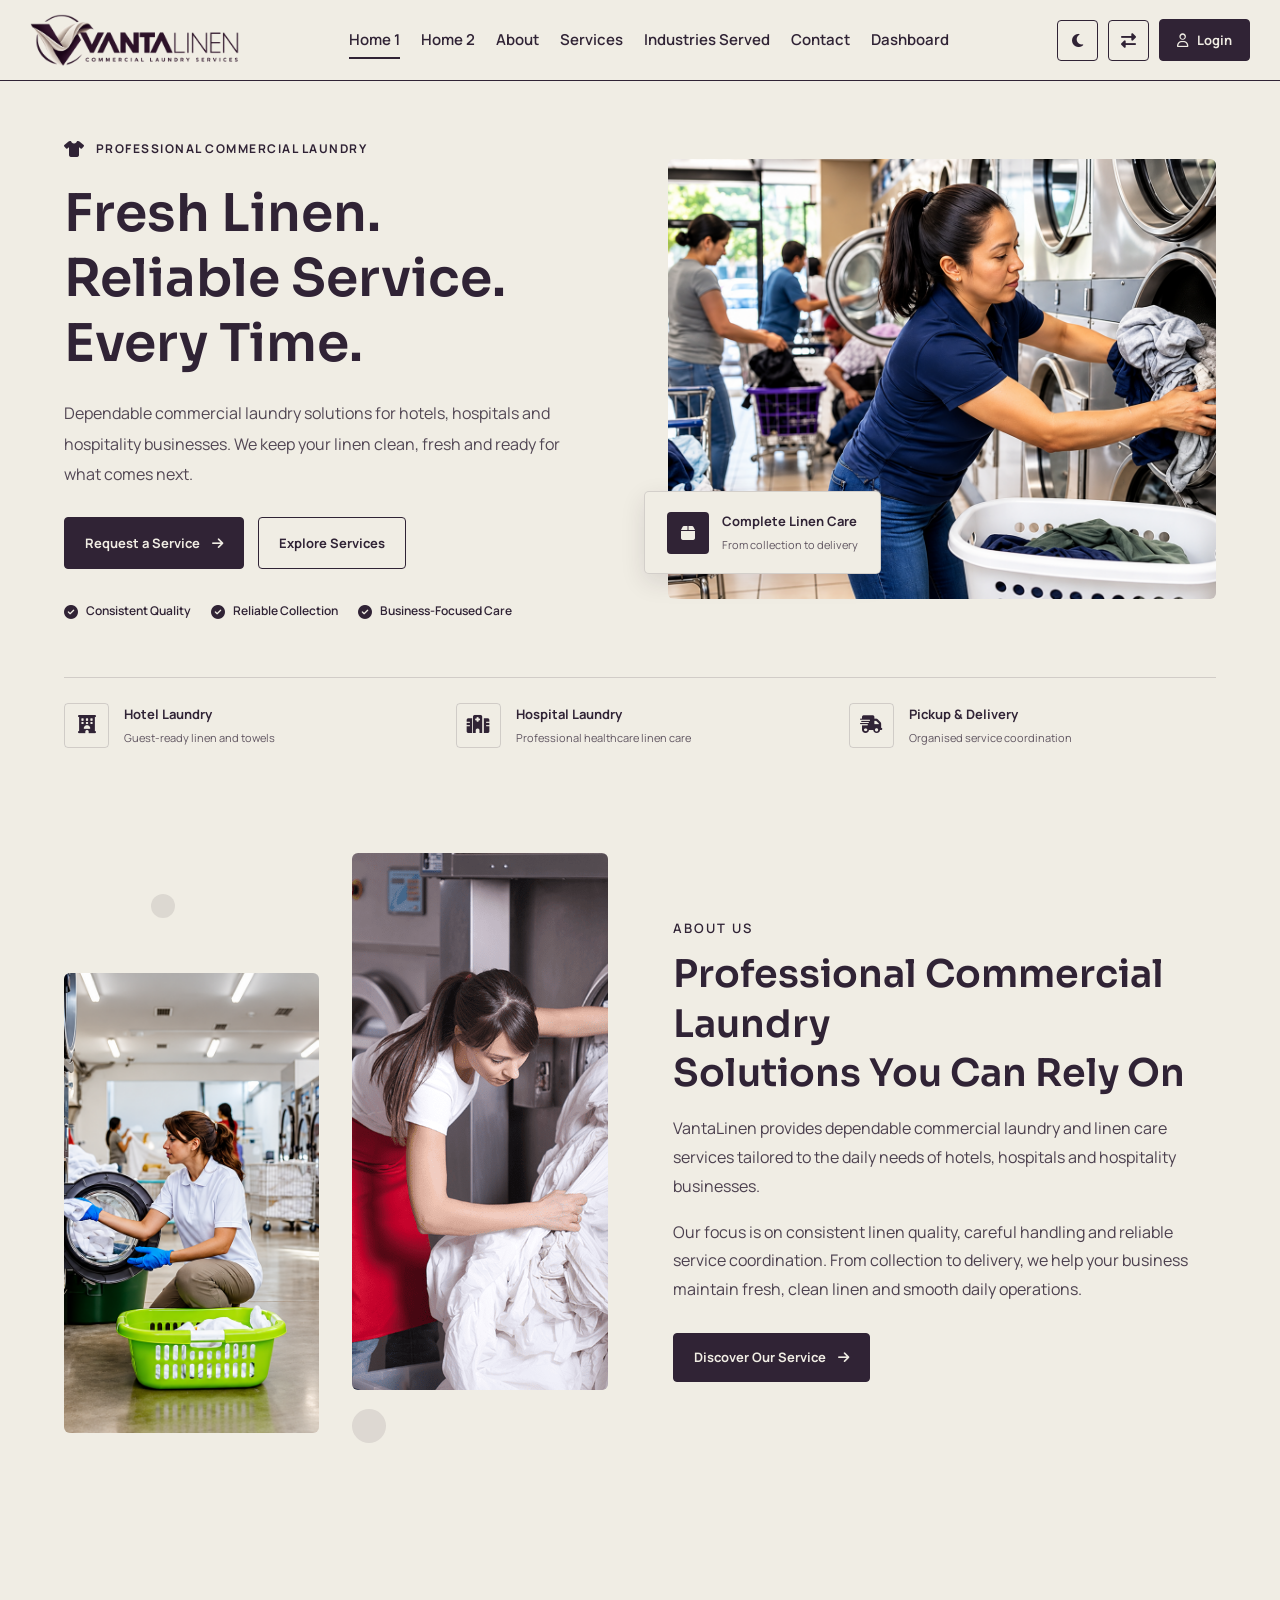
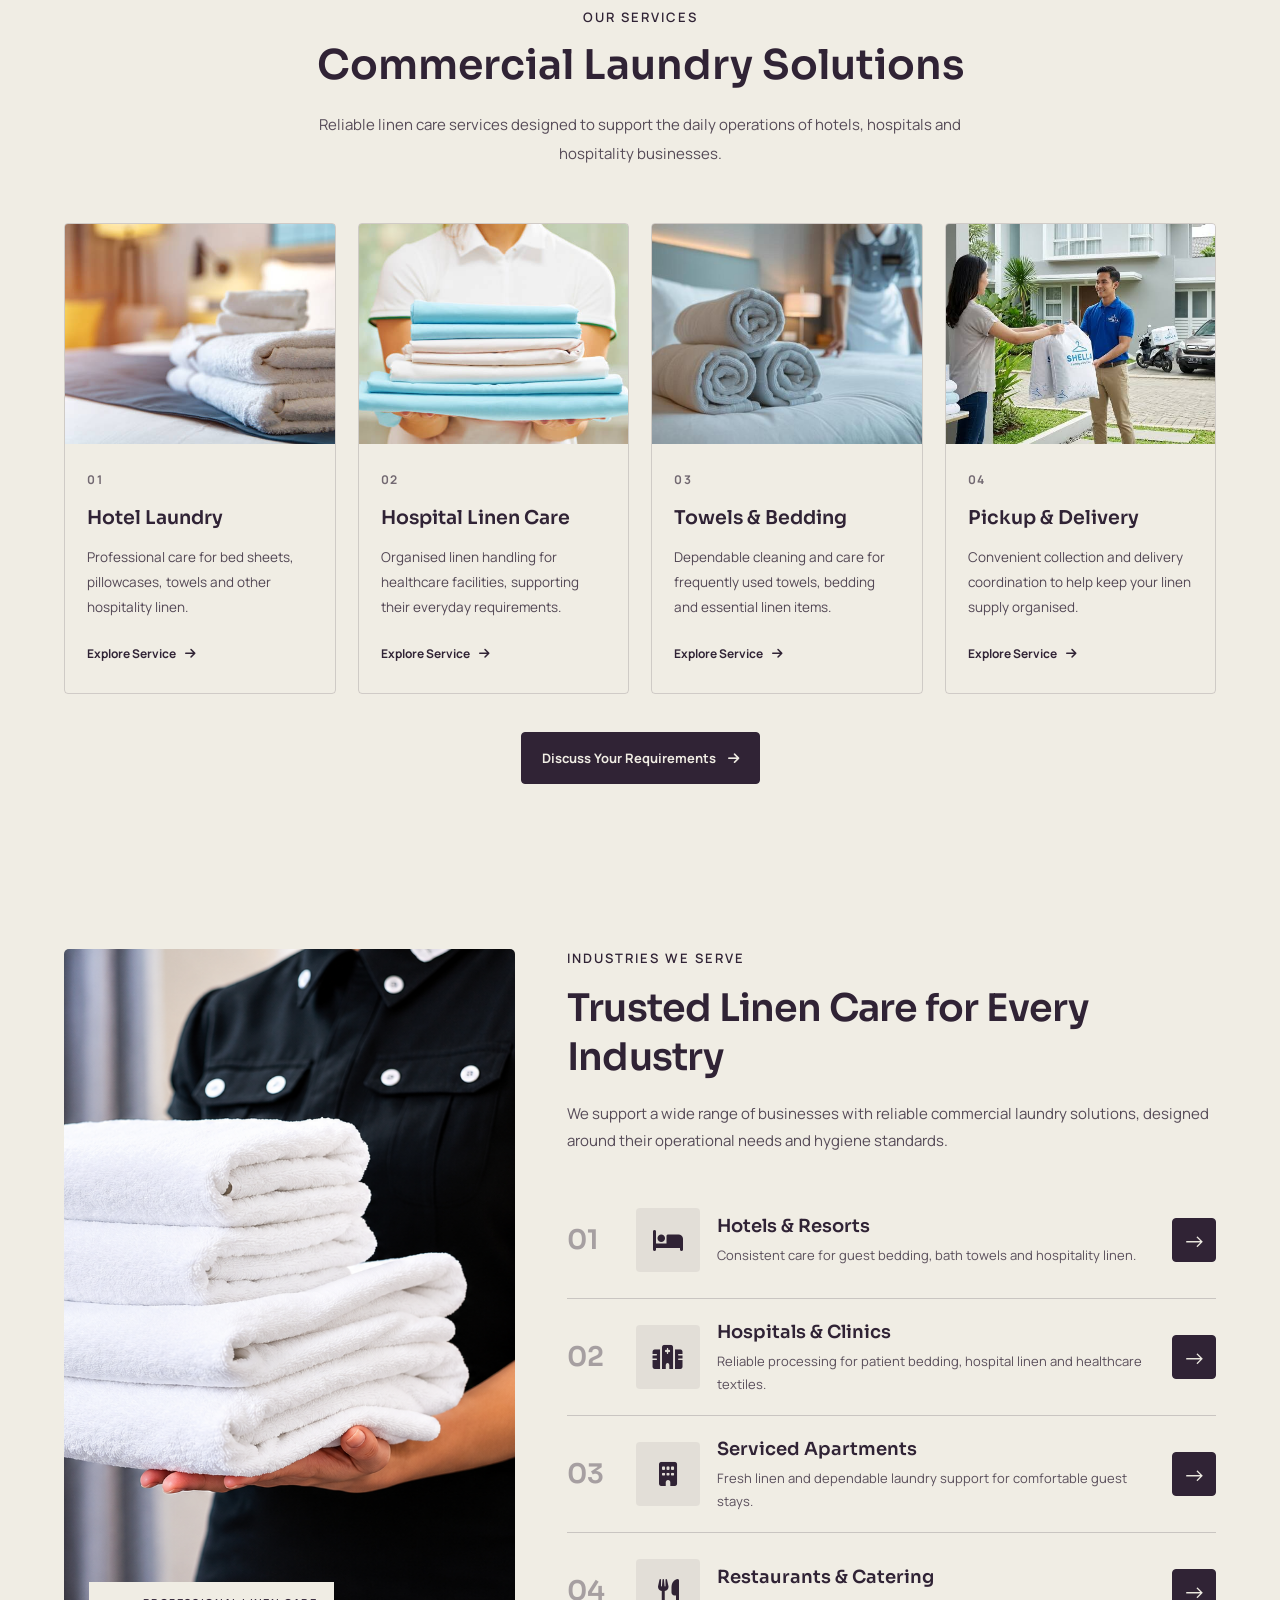
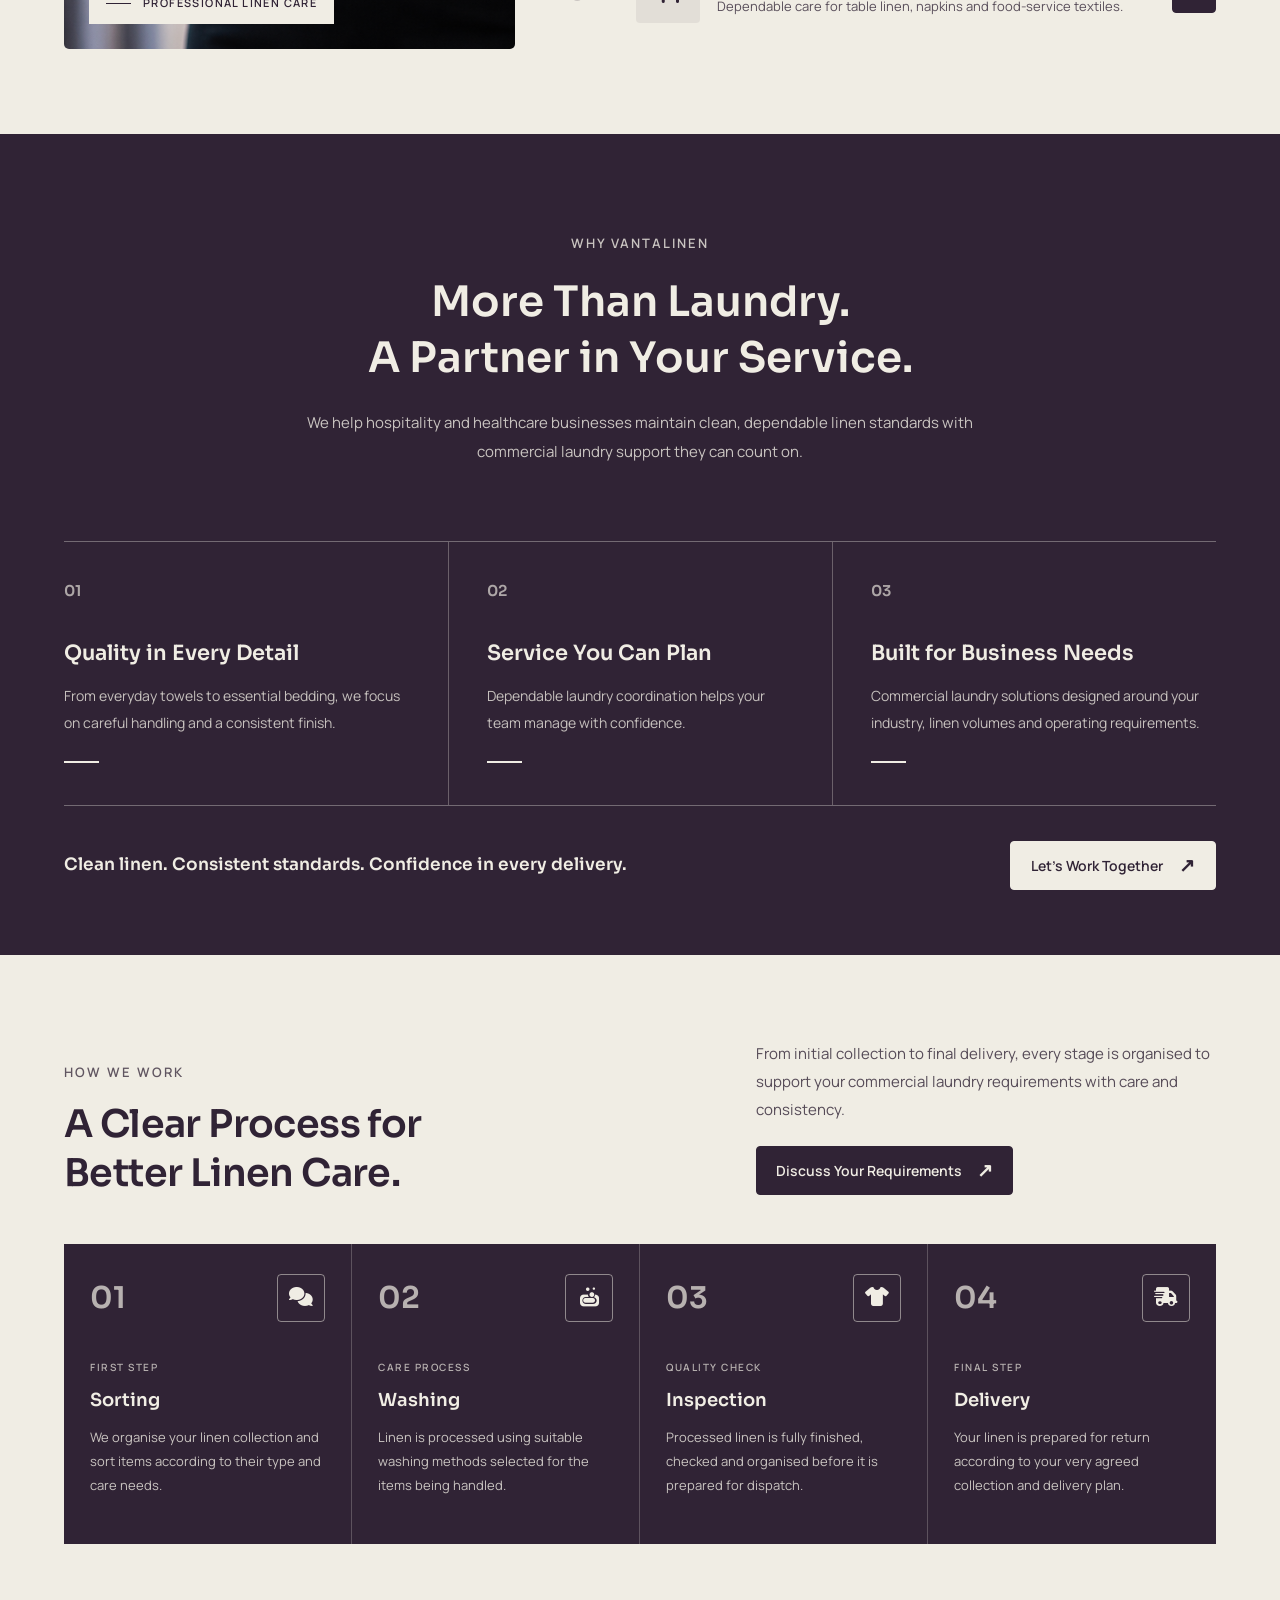
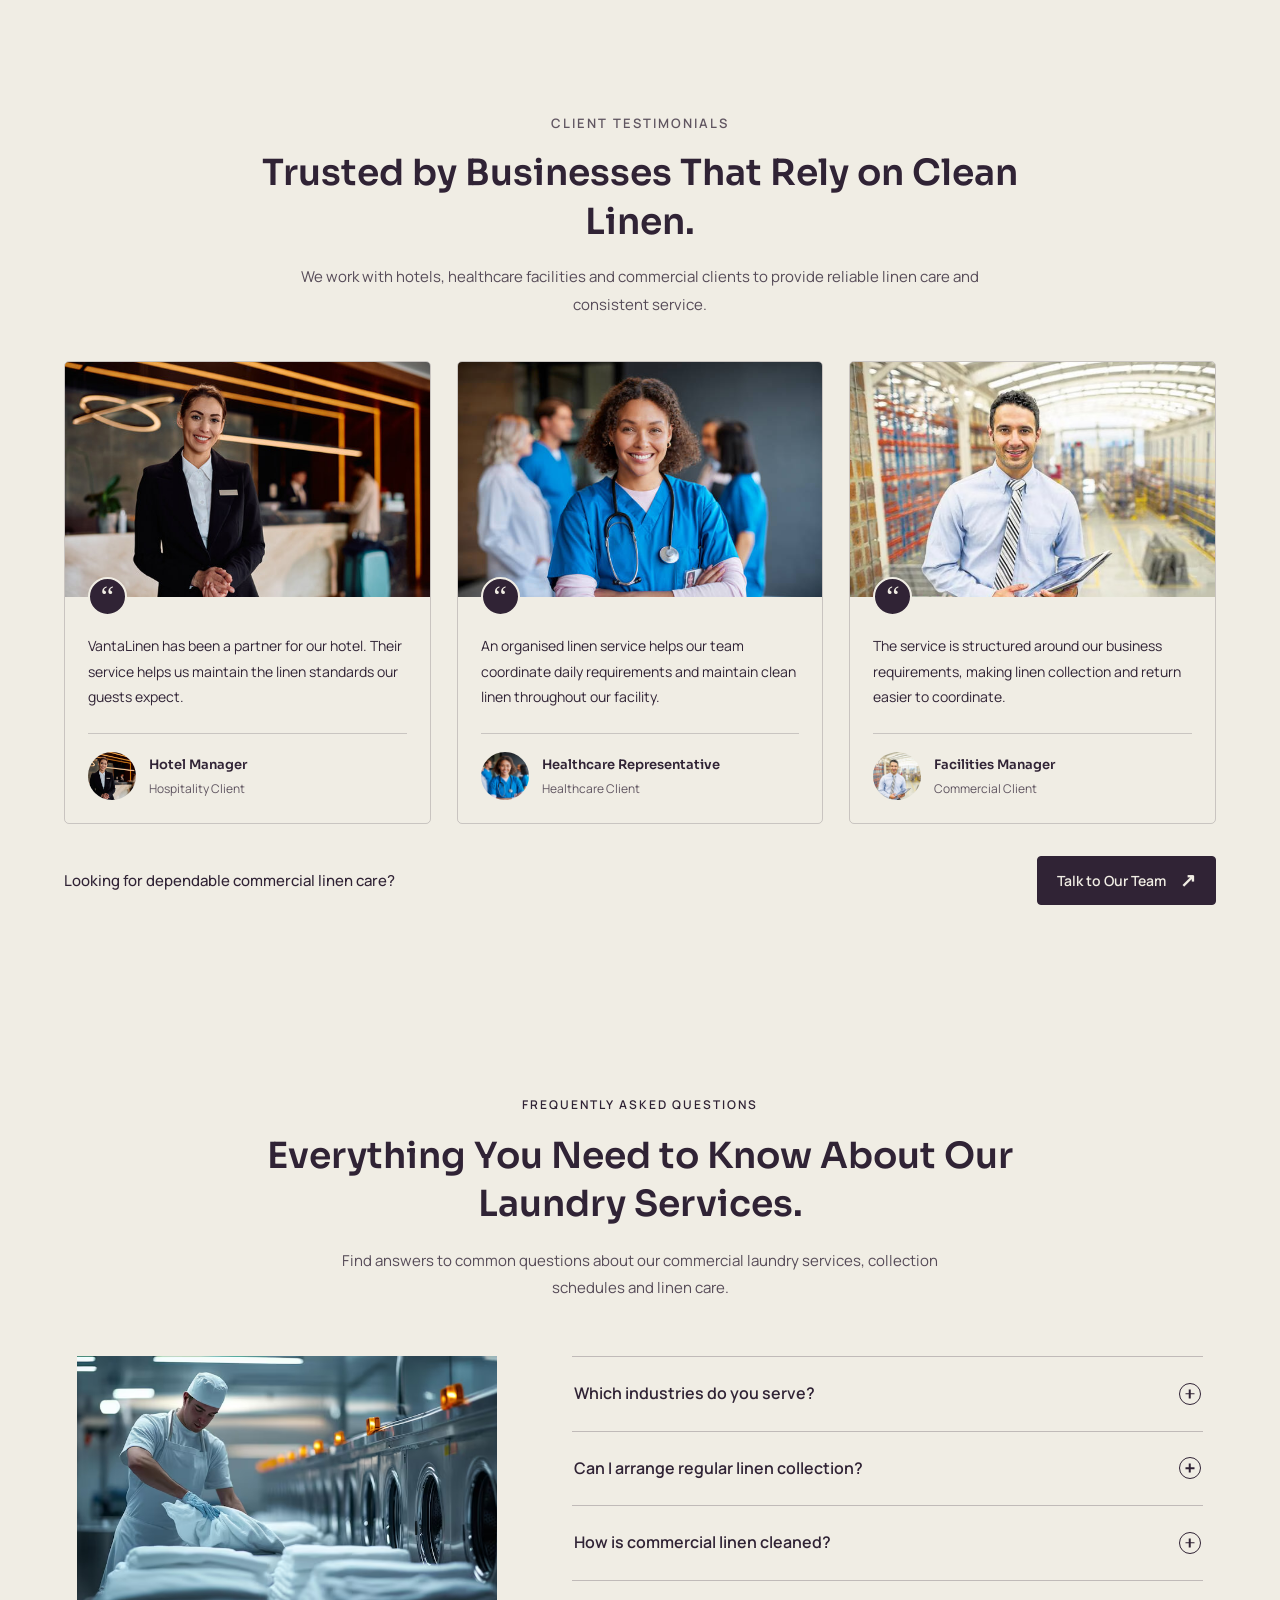
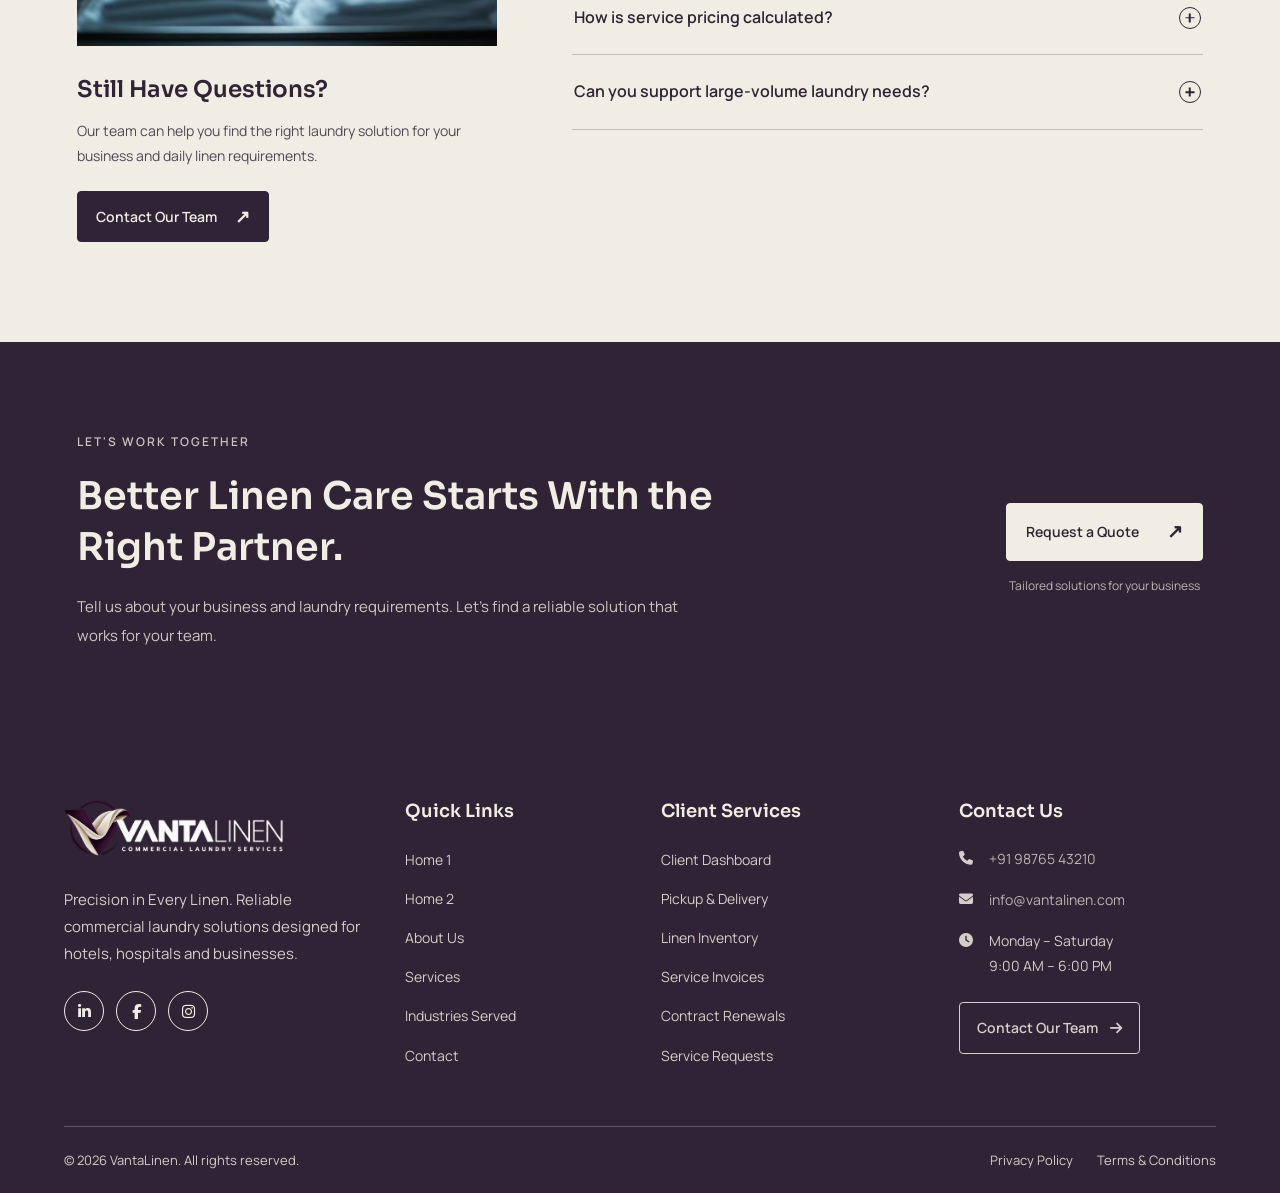
<file: index.html>
<!DOCTYPE html>
<html lang="en">

<head>
    <meta charset="UTF-8">
    <meta name="viewport" content="width=device-width, initial-scale=1.0">

    <title>VantaLinen</title>

    <meta name="description"
        content="Reliable commercial laundry and linen management services for hotels, hospitals, resorts and businesses.">

    <!-- Google Fonts -->
    <link rel="preconnect" href="https://fonts.googleapis.com">
    <link rel="preconnect" href="https://fonts.gstatic.com" crossorigin>

    <!-- Favicon -->
    <link rel="icon" type="image/png" href="images/favicon.png">
    <link rel="apple-touch-icon" href="images/favicon.png">


    <link
        href="https://fonts.googleapis.com/css2?family=Manrope:wght@400;500;600;700&family=Sora:wght@400;500;600;700&display=swap"
        rel="stylesheet">

    <!-- Font Awesome -->
    <link rel="stylesheet" href="https://cdnjs.cloudflare.com/ajax/libs/font-awesome/6.7.2/css/all.min.css">

    <!-- Main CSS -->
    <link rel="stylesheet" href="css/style.css">

</head>

<body>

    <!-- =========================
     VANTALINEN HEADER
========================= -->

    <header class="vl-header" id="siteHeader">
        <div class="vl-header-container">

            <!-- Logo -->
            <a href="index.html" class="vl-logo" aria-label="VantaLinen Home">
                <img src="images/logo.png" alt="VantaLinen Commercial Laundry Services">
            </a>

            <!-- Desktop Navigation -->
            <nav class="vl-navigation" id="mainNavigation" aria-label="Main navigation">

                <ul class="vl-nav-list">
                    <li><a href="index.html">Home 1</a></li>
                    <li><a href="home-2.html">Home 2</a></li>
                    <li><a href="about.html">About</a></li>
                    <li><a href="services.html">Services</a></li>
                    <li><a href="industries-served.html">Industries Served</a></li>
                    <li><a href="contact.html">Contact</a></li>
                    <li><a href="dashboard.html">Dashboard</a></li>
                </ul>

                <!-- Mobile / Tablet Controls -->
                <div class="vl-mobile-controls">

                    <button class="vl-toggle-btn" id="mobileThemeToggle" type="button" aria-label="Toggle dark mode">
                        <i class="fa-solid fa-moon" aria-hidden="true"></i>
                        <span>Dark Mode</span>
                    </button>

                    <button class="vl-toggle-btn" id="mobileRtlToggle" type="button" aria-label="Toggle RTL layout">
                        <i class="fa-solid fa-right-left" aria-hidden="true"></i>
                        <span>RTL Mode</span>
                    </button>

                    <a href="login.html" class="vl-login-btn">
                        <i class="fa-regular fa-user" aria-hidden="true"></i>
                        <span>Login</span>
                    </a>

                </div>
            </nav>

            <!-- Desktop Right Actions -->
            <div class="vl-header-actions">

                <button class="vl-icon-btn" id="desktopThemeToggle" type="button" aria-label="Toggle dark mode"
                    title="Dark Mode">
                    <i class="fa-solid fa-moon" aria-hidden="true"></i>
                </button>

                <button class="vl-icon-btn" id="desktopRtlToggle" type="button" aria-label="Toggle RTL layout"
                    title="RTL Mode">
                    <i class="fa-solid fa-right-left" aria-hidden="true"></i>
                </button>

                <a href="login.html" class="vl-login-btn">
                    <i class="fa-regular fa-user" aria-hidden="true"></i>
                    <span>Login</span>
                </a>

            </div>

            <!-- Mobile / Tablet Menu Toggle -->
            <button class="vl-menu-toggle" id="menuToggle" type="button" aria-label="Open navigation menu"
                aria-controls="mainNavigation" aria-expanded="false">
                <span></span>
                <span></span>
                <span></span>
            </button>

        </div>
    </header>


    <!-- VantaLinen Hero Section -->
    <section class="vl-hero" id="home">
        <div class="vl-hero-container">

            <!-- Hero Content -->
            <div class="vl-hero-content">
                <span class="vl-hero-subtitle">
                    <i class="fa-solid fa-shirt"></i>
                    PROFESSIONAL COMMERCIAL LAUNDRY
                </span>

                <h1>
                    Fresh Linen.
                    <span>Reliable Service.</span>
                    Every Time.
                </h1>

                <p>
                    Dependable commercial laundry solutions for hotels,
                    hospitals and hospitality businesses. We keep your linen
                    clean, fresh and ready for what comes next.
                </p>

                <div class="vl-hero-buttons">
                    <a href="contact.html" class="vl-hero-btn-primary">
                        Request a Service
                        <i class="fa-solid fa-arrow-right"></i>
                    </a>

                    <a href="services.html" class="vl-hero-btn-secondary">
                        Explore Services
                    </a>
                </div>

                <div class="vl-hero-features">
                    <div class="vl-hero-feature">
                        <i class="fa-solid fa-check-circle"></i>
                        <span>Consistent Quality</span>
                    </div>

                    <div class="vl-hero-feature">
                        <i class="fa-solid fa-check-circle"></i>
                        <span>Reliable Collection</span>
                    </div>

                    <div class="vl-hero-feature">
                        <i class="fa-solid fa-check-circle"></i>
                        <span>Business-Focused Care</span>
                    </div>
                </div>
            </div>

            <!-- Hero Image -->
            <div class="vl-hero-image-wrap">

                <img src="images/commercial-laundry-hero.jpg"
                    alt="Professional commercial laundry and clean linen service" class="vl-hero-image">

                <div class="vl-hero-image-card">
                    <div class="vl-hero-image-card-icon">
                        <i class="fa-solid fa-box"></i>
                    </div>
                    <div>
                        <strong>Complete Linen Care</strong>
                        <span>From collection to delivery</span>
                    </div>
                </div>
            </div>

        </div>

        <!-- Service Highlights -->
        <div class="vl-hero-highlights">
            <div class="vl-hero-highlight">
                <i class="fa-solid fa-hotel"></i>
                <div>
                    <strong>Hotel Laundry</strong>
                    <span>Guest-ready linen and towels</span>
                </div>
            </div>

            <div class="vl-hero-highlight">
                <i class="fa-solid fa-hospital"></i>
                <div>
                    <strong>Hospital Laundry</strong>
                    <span>Professional healthcare linen care</span>
                </div>
            </div>

            <div class="vl-hero-highlight">
                <i class="fa-solid fa-truck-fast"></i>
                <div>
                    <strong>Pickup & Delivery</strong>
                    <span>Organised service coordination</span>
                </div>
            </div>
        </div>
    </section>


    <!-- VantaLinen About Section -->
    <section class="vl-about" id="about">
        <div class="vl-about-container">

            <!-- Left: Overlapping Images -->
            <div class="vl-about-visual">

                <div class="vl-about-image vl-about-image-one">
                    <img src="images/about-laundry-worker.jpg" alt="Professional staff handling commercial laundry">
                </div>

                <div class="vl-about-image vl-about-image-two">
                    <img src="images/about-laundry-processing.jpg"
                        alt="Clean linen being processed in a commercial laundry facility">
                </div>

                <!-- Decorative Circles -->
                <span class="vl-about-dot vl-about-dot-one"></span>
                <span class="vl-about-dot vl-about-dot-two"></span>
                <span class="vl-about-dot vl-about-dot-three"></span>

            </div>

            <!-- Right: About Content -->
            <div class="vl-about-content">

                <span class="vl-about-label">About Us</span>

                <h2>
                    Professional Commercial Laundry
                    <span>Solutions You Can Rely On</span>
                </h2>

                <p>
                    VantaLinen provides dependable commercial laundry and
                    linen care services tailored to the daily needs of hotels,
                    hospitals and hospitality businesses.
                </p>

                <p>
                    Our focus is on consistent linen quality, careful handling
                    and reliable service coordination. From collection to
                    delivery, we help your business maintain fresh, clean
                    linen and smooth daily operations.
                </p>

                <a href="about.html" class="vl-about-btn">
                    Discover Our Service
                    <i class="fa-solid fa-arrow-right"></i>
                </a>

            </div>

        </div>
    </section>


    <!-- Our Services Section -->
    <section class="vl-services" id="services">
        <div class="vl-services-container">

            <!-- Section Heading -->
            <div class="vl-services-heading">
                <span class="vl-services-subtitle">OUR SERVICES</span>
                <h2>Commercial Laundry Solutions</h2>
                <p>
                    Reliable linen care services designed to support the daily
                    operations of hotels, hospitals and hospitality businesses.
                </p>
            </div>

            <!-- Service Cards -->
            <div class="vl-services-grid">

                <!-- Hotel Laundry -->
                <article class="vl-service-card">
                    <div class="vl-service-image">
                        <img src="images/service-hotel-laundry.jpg" alt="Fresh hotel bed linen and towels">
                    </div>

                    <div class="vl-service-content">
                        <span class="vl-service-number">01</span>
                        <h3>Hotel Laundry</h3>
                        <p>
                            Professional care for bed sheets, pillowcases,
                            towels and other hospitality linen.
                        </p>
                        <a href="services.html" class="vl-service-link">
                            Explore Service
                            <i class="fa-solid fa-arrow-right"></i>
                        </a>
                    </div>
                </article>

                <!-- Hospital Linen Care -->
                <article class="vl-service-card">
                    <div class="vl-service-image">
                        <img src="images/service-hospital-linen.jpg" alt="Clean folded healthcare linen">
                    </div>

                    <div class="vl-service-content">
                        <span class="vl-service-number">02</span>
                        <h3>Hospital Linen Care</h3>
                        <p>
                            Organised linen handling for healthcare facilities,
                            supporting their everyday requirements.
                        </p>
                        <a href="services.html" class="vl-service-link">
                            Explore Service
                            <i class="fa-solid fa-arrow-right"></i>
                        </a>
                    </div>
                </article>

                <!-- Towels and Bedding -->
                <article class="vl-service-card">
                    <div class="vl-service-image">
                        <img src="images/service-towels-bedding.jpg" alt="Freshly cleaned towels and bedding">
                    </div>

                    <div class="vl-service-content">
                        <span class="vl-service-number">03</span>
                        <h3>Towels &amp; Bedding</h3>
                        <p>
                            Dependable cleaning and care for frequently used
                            towels, bedding and essential linen items.
                        </p>
                        <a href="services.html" class="vl-service-link">
                            Explore Service
                            <i class="fa-solid fa-arrow-right"></i>
                        </a>
                    </div>
                </article>

                <!-- Pickup and Delivery -->
                <article class="vl-service-card">
                    <div class="vl-service-image">
                        <img src="images/service-pickup-delivery.jpg"
                            alt="Clean linen prepared for collection and delivery">
                    </div>

                    <div class="vl-service-content">
                        <span class="vl-service-number">04</span>
                        <h3>Pickup &amp; Delivery</h3>
                        <p>
                            Convenient collection and delivery coordination
                            to help keep your linen supply organised.
                        </p>
                        <a href="services.html" class="vl-service-link">
                            Explore Service
                            <i class="fa-solid fa-arrow-right"></i>
                        </a>
                    </div>
                </article>

            </div>

            <!-- Bottom CTA -->
            <div class="vl-services-footer">
                <a href="contact.html" class="vl-services-btn">
                    Discuss Your Requirements
                    <i class="fa-solid fa-arrow-right"></i>
                </a>
            </div>

        </div>
    </section>


    <!-- Industries We Serve -->
    <section class="vl-industries" id="industries">
        <div class="vl-industries-container">

            <!-- Left Image -->
            <div class="vl-industries-visual">
                <img src="images/industry-hotels.jpg" alt="Fresh hotel linen and neatly arranged towels"
                    class="vl-industries-image" loading="lazy">

                <div class="vl-industries-image-caption">
                    <span class="vl-industries-caption-line"></span>
                    <span>PROFESSIONAL LINEN CARE</span>
                </div>
            </div>

            <!-- Right Content -->
            <div class="vl-industries-content">

                <div class="vl-industries-intro">
                    <span class="vl-industries-eyebrow">
                        INDUSTRIES WE SERVE
                    </span>

                    <h2>Trusted Linen Care for Every Industry</h2>

                    <p>
                        We support a wide range of businesses with reliable
                        commercial laundry solutions, designed around their
                        operational needs and hygiene standards.
                    </p>
                </div>

                <!-- Industry 01 -->
                <a href="industries-served.html" class="vl-industry-item">

                    <span class="vl-industry-number">01</span>

                    <div class="vl-industry-icon" aria-hidden="true">
                        <i class="fa-solid fa-bed"></i>
                    </div>

                    <div class="vl-industry-details">
                        <h3>Hotels &amp; Resorts</h3>
                        <p>
                            Consistent care for guest bedding, bath towels
                            and hospitality linen.
                        </p>
                    </div>

                    <span class="vl-industry-arrow" aria-hidden="true">
                        &#8594;
                    </span>
                </a>

                <!-- Industry 02 -->
                <a href="industries-served.html" class="vl-industry-item">

                    <span class="vl-industry-number">02</span>

                    <div class="vl-industry-icon" aria-hidden="true">
                        <i class="fa-solid fa-hospital"></i>
                    </div>

                    <div class="vl-industry-details">
                        <h3>Hospitals &amp; Clinics</h3>
                        <p>
                            Reliable processing for patient bedding,
                            hospital linen and healthcare textiles.
                        </p>
                    </div>

                    <span class="vl-industry-arrow" aria-hidden="true">
                        &#8594;
                    </span>
                </a>

                <!-- Industry 03 -->
                <a href="industries-served.html" class="vl-industry-item">

                    <span class="vl-industry-number">03</span>

                    <div class="vl-industry-icon" aria-hidden="true">
                        <i class="fa-solid fa-building"></i>
                    </div>

                    <div class="vl-industry-details">
                        <h3>Serviced Apartments</h3>
                        <p>
                            Fresh linen and dependable laundry support
                            for comfortable guest stays.
                        </p>
                    </div>

                    <span class="vl-industry-arrow" aria-hidden="true">
                        &#8594;
                    </span>
                </a>

                <!-- Industry 04 -->
                <a href="industries-served.html" class="vl-industry-item">

                    <span class="vl-industry-number">04</span>

                    <div class="vl-industry-icon" aria-hidden="true">
                        <i class="fa-solid fa-utensils"></i>
                    </div>

                    <div class="vl-industry-details">
                        <h3>Restaurants &amp; Catering</h3>
                        <p>
                            Dependable care for table linen, napkins
                            and food-service textiles.
                        </p>
                    </div>

                    <span class="vl-industry-arrow" aria-hidden="true">
                        &#8594;
                    </span>
                </a>

            </div>
        </div>
    </section>

    <!-- Why Choose VantaLinen -->
    <section class="vl-why-choose" id="why-choose">
        <div class="vl-why-container">

            <div class="vl-why-heading">
                <span class="vl-why-eyebrow">WHY VANTALINEN</span>

                <h2>More Than Laundry.<br>
                    A Partner in Your Service.</h2>

                <p>
                    We help hospitality and healthcare businesses maintain
                    clean, dependable linen standards with commercial
                    laundry support they can count on.
                </p>
            </div>

            <div class="vl-why-features">

                <div class="vl-why-feature">
                    <span class="vl-why-number">01</span>

                    <h3>Quality in Every Detail</h3>

                    <p>
                        From everyday towels to essential bedding, we focus
                        on careful handling and a consistent finish.
                    </p>

                    <span class="vl-why-line"></span>
                </div>

                <div class="vl-why-feature">
                    <span class="vl-why-number">02</span>

                    <h3>Service You Can Plan</h3>

                    <p>
                        Dependable laundry coordination helps your team
                        manage with confidence.
                    </p>

                    <span class="vl-why-line"></span>
                </div>

                <div class="vl-why-feature">
                    <span class="vl-why-number">03</span>

                    <h3>Built for Business Needs</h3>

                    <p>
                        Commercial laundry solutions designed around your
                        industry, linen volumes and operating requirements.
                    </p>

                    <span class="vl-why-line"></span>
                </div>

            </div>

            <div class="vl-why-bottom">
                <p>Clean linen. Consistent standards. Confidence in every delivery.</p>

                <a href="contact.html" class="vl-why-button">
                    Let's Work Together
                    <span aria-hidden="true">&#8599;</span>
                </a>
            </div>

        </div>
    </section>


    <!-- VantaLinen Workflow Section -->
    <section class="vl-workflow" id="our-process">
        <div class="vl-workflow-container">

            <!-- Section Introduction -->
            <div class="vl-workflow-intro">
                <div class="vl-workflow-intro-main">
                    <span class="vl-workflow-eyebrow">HOW WE WORK</span>

                    <h2>
                        A Clear Process for
                        <span>Better Linen Care.</span>
                    </h2>
                </div>

                <div class="vl-workflow-intro-side">
                    <p>
                        From initial collection to final delivery, every
                        stage is organised to support your commercial
                        laundry requirements with care and consistency.
                    </p>

                    <a href="contact.html" class="vl-workflow-cta">
                        Discuss Your Requirements
                        <span aria-hidden="true">&#8599;</span>
                    </a>
                </div>
            </div>

            <!-- Process Steps -->
            <div class="vl-workflow-panel">

                <!-- Step 01 -->
                <article class="vl-workflow-step">
                    <div class="vl-workflow-step-top">
                        <span class="vl-workflow-number">01</span>

                        <span class="vl-workflow-icon">
                            <i class="fa-solid fa-comments" aria-hidden="true"></i>
                        </span>
                    </div>

                    <div class="vl-workflow-step-body">
                        <span class="vl-workflow-step-label">
                            FIRST STEP
                        </span>

                        <h3>Sorting</h3>

                        <p>
                            We organise your linen collection and sort
                            items according to their type and care needs.
                        </p>
                    </div>
                </article>

                <!-- Step 02 -->
                <article class="vl-workflow-step">
                    <div class="vl-workflow-step-top">
                        <span class="vl-workflow-number">02</span>

                        <span class="vl-workflow-icon">
                            <i class="fa-solid fa-soap" aria-hidden="true"></i>
                        </span>
                    </div>

                    <div class="vl-workflow-step-body">
                        <span class="vl-workflow-step-label">
                            CARE PROCESS
                        </span>

                        <h3>Washing</h3>

                        <p>
                            Linen is processed using suitable washing
                            methods selected for the items being handled.
                        </p>
                    </div>
                </article>

                <!-- Step 03 -->
                <article class="vl-workflow-step">
                    <div class="vl-workflow-step-top">
                        <span class="vl-workflow-number">03</span>

                        <span class="vl-workflow-icon">
                            <i class="fa-solid fa-shirt" aria-hidden="true"></i>
                        </span>
                    </div>

                    <div class="vl-workflow-step-body">
                        <span class="vl-workflow-step-label">
                            QUALITY CHECK
                        </span>

                        <h3>Inspection</h3>

                        <p>
                            Processed linen is fully finished, checked and
                            organised before it is prepared for dispatch.
                        </p>
                    </div>
                </article>

                <!-- Step 04 -->
                <article class="vl-workflow-step">
                    <div class="vl-workflow-step-top">
                        <span class="vl-workflow-number">04</span>

                        <span class="vl-workflow-icon">
                            <i class="fa-solid fa-truck-fast" aria-hidden="true"></i>
                        </span>
                    </div>

                    <div class="vl-workflow-step-body">
                        <span class="vl-workflow-step-label">
                            FINAL STEP
                        </span>

                        <h3>Delivery</h3>

                        <p>
                            Your linen is prepared for return according
                            to your very agreed collection and delivery plan.
                        </p>
                    </div>
                </article>

            </div>

        </div>
    </section>

    <!-- Client Testimonials -->
    <section class="vl-testimonials" id="testimonials">
        <div class="vl-testimonials-container">

            <div class="vl-testimonials-heading">
                <span class="vl-testimonials-eyebrow">CLIENT TESTIMONIALS</span>

                <h2>Trusted by Businesses That Rely on Clean Linen.</h2>

                <p>
                    We work with hotels, healthcare facilities and commercial
                    clients to provide reliable linen care and consistent service.
                </p>
            </div>

            <div class="vl-testimonials-grid">

                <!-- Testimonial 1 -->
                <article class="vl-testimonial-card">
                    <div class="vl-testimonial-image">
                        <img src="images/testimonial-hotel-manager.jpg" alt="Hotel manager" loading="lazy">
                    </div>

                    <div class="vl-testimonial-content">
                        <span class="vl-testimonial-quote" aria-hidden="true">“</span>

                        <blockquote>
                            VantaLinen has been a partner
                            for our hotel. Their service helps us maintain
                            the linen standards our guests expect.
                        </blockquote>

                        <div class="vl-testimonial-person">
                            <img src="images/testimonial-hotel-manager.jpg" alt="" loading="lazy">

                            <div>
                                <h3>Hotel Manager</h3>
                                <p>Hospitality Client</p>
                            </div>
                        </div>
                    </div>
                </article>

                <!-- Testimonial 2 -->
                <article class="vl-testimonial-card">
                    <div class="vl-testimonial-image">
                        <img src="images/testimonial-healthcare-professional.jpg" alt="Healthcare professional"
                            loading="lazy">
                    </div>

                    <div class="vl-testimonial-content">
                        <span class="vl-testimonial-quote" aria-hidden="true">“</span>

                        <blockquote>
                            An organised linen service helps our team
                            coordinate daily requirements and maintain
                            clean linen throughout our facility.
                        </blockquote>

                        <div class="vl-testimonial-person">
                            <img src="images/testimonial-healthcare-professional.jpg" alt="" loading="lazy">

                            <div>
                                <h3>Healthcare Representative</h3>
                                <p>Healthcare Client</p>
                            </div>
                        </div>
                    </div>
                </article>

                <!-- Testimonial 3 -->
                <article class="vl-testimonial-card">
                    <div class="vl-testimonial-image">
                        <img src="images/testimonial-facilities-manager.jpg" alt="Commercial facilities manager"
                            loading="lazy">
                    </div>

                    <div class="vl-testimonial-content">
                        <span class="vl-testimonial-quote" aria-hidden="true">“</span>

                        <blockquote>
                            The service is structured around our business
                            requirements, making linen collection and return
                            easier to coordinate.
                        </blockquote>

                        <div class="vl-testimonial-person">
                            <img src="images/testimonial-facilities-manager.jpg" alt="" loading="lazy">

                            <div>
                                <h3>Facilities Manager</h3>
                                <p>Commercial Client</p>
                            </div>
                        </div>
                    </div>
                </article>

            </div>

            <div class="vl-testimonials-bottom">
                <p>Looking for dependable commercial linen care?</p>

                <a href="contact.html" class="vl-testimonials-button">
                    Talk to Our Team
                    <span aria-hidden="true">&#8599;</span>
                </a>
            </div>

        </div>
    </section>

    <!-- FAQ Section Start -->
    <section class="vl-faq" id="faq">
        <div class="vl-faq-container">

            <div class="vl-faq-heading">
                <span class="vl-faq-eyebrow">FREQUENTLY ASKED QUESTIONS</span>
                <h2>Everything You Need to Know About Our Laundry Services.</h2>
                <p>
                    Find answers to common questions about our commercial laundry
                    services, collection schedules and linen care.
                </p>
            </div>

            <div class="vl-faq-layout">

                <!-- Left Information -->
                <div class="vl-faq-intro">
                    <div class="vl-faq-intro-image">
                        <img src="images/faq-laundry-service.jpg" alt="Commercial laundry linen preparation"
                            loading="lazy">
                    </div>

                    <h3>Still Have Questions?</h3>
                    <p>
                        Our team can help you find the right laundry solution
                        for your business and daily linen requirements.
                    </p>

                    <a href="contact.html" class="vl-faq-contact-link">
                        Contact Our Team
                        <span aria-hidden="true">&#8599;</span>
                    </a>
                </div>

                <!-- FAQ Accordion -->
                <div class="vl-faq-list">

                    <details class="vl-faq-item">
                        <summary>
                            <span>Which industries do you serve?</span>
                            <span class="vl-faq-toggle" aria-hidden="true"></span>
                        </summary>
                        <div class="vl-faq-answer">
                            <p>
                                We provide commercial laundry solutions for hotels,
                                hospitals, healthcare facilities and other businesses
                                that require professionally cleaned linen.
                            </p>
                        </div>
                    </details>

                    <details class="vl-faq-item">
                        <summary>
                            <span>Can I arrange regular linen collection?</span>
                            <span class="vl-faq-toggle" aria-hidden="true"></span>
                        </summary>
                        <div class="vl-faq-answer">
                            <p>
                                Yes. Contact our team to discuss your collection
                                requirements and arrange a schedule that suits
                                your business operations.
                            </p>
                        </div>
                    </details>

                    <details class="vl-faq-item">
                        <summary>
                            <span>How is commercial linen cleaned?</span>
                            <span class="vl-faq-toggle" aria-hidden="true"></span>
                        </summary>
                        <div class="vl-faq-answer">
                            <p>
                                Linen is handled according to its type and cleaning
                                requirements. Contact us for details about the
                                processes available for your facility.
                            </p>
                        </div>
                    </details>

                    <details class="vl-faq-item">
                        <summary>
                            <span>How is service pricing calculated?</span>
                            <span class="vl-faq-toggle" aria-hidden="true"></span>
                        </summary>
                        <div class="vl-faq-answer">
                            <p>
                                Pricing can depend on your linen volume, service
                                frequency and specific business requirements.
                                Get in touch with our team for a tailored quotation.
                            </p>
                        </div>
                    </details>

                    <details class="vl-faq-item">
                        <summary>
                            <span>Can you support large-volume laundry needs?</span>
                            <span class="vl-faq-toggle" aria-hidden="true"></span>
                        </summary>
                        <div class="vl-faq-answer">
                            <p>
                                We can discuss your facility's laundry volume,
                                operational needs and expected service frequency
                                to determine a suitable solution.
                            </p>
                        </div>
                    </details>

                </div>
            </div>

        </div>
    </section>
    <!-- FAQ Section End -->

    <!-- Get a Quote Section Start -->
    <section class="vl-quote-cta" id="get-quote">
        <div class="vl-quote-cta-container">

            <div class="vl-quote-cta-content">
                <span class="vl-quote-cta-eyebrow">
                    LET'S WORK TOGETHER
                </span>

                <h2>
                    Better Linen Care Starts With the Right Partner.
                </h2>

                <p>
                    Tell us about your business and laundry requirements.
                    Let's find a reliable solution that works for your team.
                </p>
            </div>

            <div class="vl-quote-cta-action">
                <a href="contact.html" class="vl-quote-cta-button">
                    Request a Quote
                    <span aria-hidden="true">&#8599;</span>
                </a>

                <span class="vl-quote-cta-note">
                    Tailored solutions for your business
                </span>
            </div>

        </div>
    </section>
    <!-- Get a Quote Section End -->

    <!-- VantaLinen Footer -->
    <footer class="vl-footer">
        <div class="vl-footer-container">

            <!-- Brand -->
            <div class="vl-footer-brand">
                <a href="index.html" class="vl-footer-logo">
                    <img src="images/logo-white.png" alt="VantaLinen Commercial Laundry Services">
                </a>

                <p>
                    Precision in Every Linen. Reliable commercial laundry
                    solutions designed for hotels, hospitals and businesses.
                </p>

                <div class="vl-footer-socials">
                    <a href="#" aria-label="LinkedIn">
                        <i class="fa-brands fa-linkedin-in"></i>
                    </a>
                    <a href="#" aria-label="Facebook">
                        <i class="fa-brands fa-facebook-f"></i>
                    </a>
                    <a href="#" aria-label="Instagram">
                        <i class="fa-brands fa-instagram"></i>
                    </a>
                </div>
            </div>

            <!-- Quick Links -->
            <div class="vl-footer-column">
                <h3>Quick Links</h3>
                <ul>
                    <li><a href="index.html">Home 1</a></li>
                    <li><a href="home-2.html">Home 2</a></li>
                    <li><a href="about.html">About Us</a></li>
                    <li><a href="services.html">Services</a></li>
                    <li><a href="industries-served.html">Industries Served</a></li>
                    <li><a href="contact.html">Contact</a></li>
                </ul>
            </div>

            <!-- Client Services -->
            <div class="vl-footer-column">
                <h3>Client Services</h3>
                <ul>
                    <li><a href="dashboard.html">Client Dashboard</a></li>
                    <li><a href="d2.html">Pickup &amp; Delivery</a></li>
                    <li><a href="d3.html">Linen Inventory</a></li>
                    <li><a href="d4.html">Service Invoices</a></li>
                    <li><a href="d5.html">Contract Renewals</a></li>
                    <li><a href="d6.html">Service Requests</a></li>
                </ul>
            </div>

            <!-- Contact -->
            <div class="vl-footer-column vl-footer-contact">
                <h3>Contact Us</h3>

                <p>
                    <i class="fa-solid fa-phone"></i>
                    <a href="tel:+910000000000">+91 98765 43210</a>
                </p>

                <p>
                    <i class="fa-solid fa-envelope"></i>
                    <a href="mailto:info@vantalinen.com">
                        info@vantalinen.com
                    </a>
                </p>

                <p>
                    <i class="fa-solid fa-clock"></i>
                    Monday – Saturday<br>
                    9:00 AM – 6:00 PM
                </p>

                <a href="contact.html" class="vl-footer-cta">
                    Contact Our Team
                    <i class="fa-solid fa-arrow-right"></i>
                </a>
            </div>

        </div>

        <!-- Bottom Bar -->
        <div class="vl-footer-bottom">
            <p>
                &copy; <span id="vl-footer-year"></span> VantaLinen.
                All rights reserved.
            </p>

            <div class="vl-footer-bottom-links">
                <a href="#">Privacy Policy</a>
                <a href="#">Terms &amp; Conditions</a>
            </div>
        </div>
    </footer>


    <script src="js/main.js"></script>

</body>

</html>
</file>
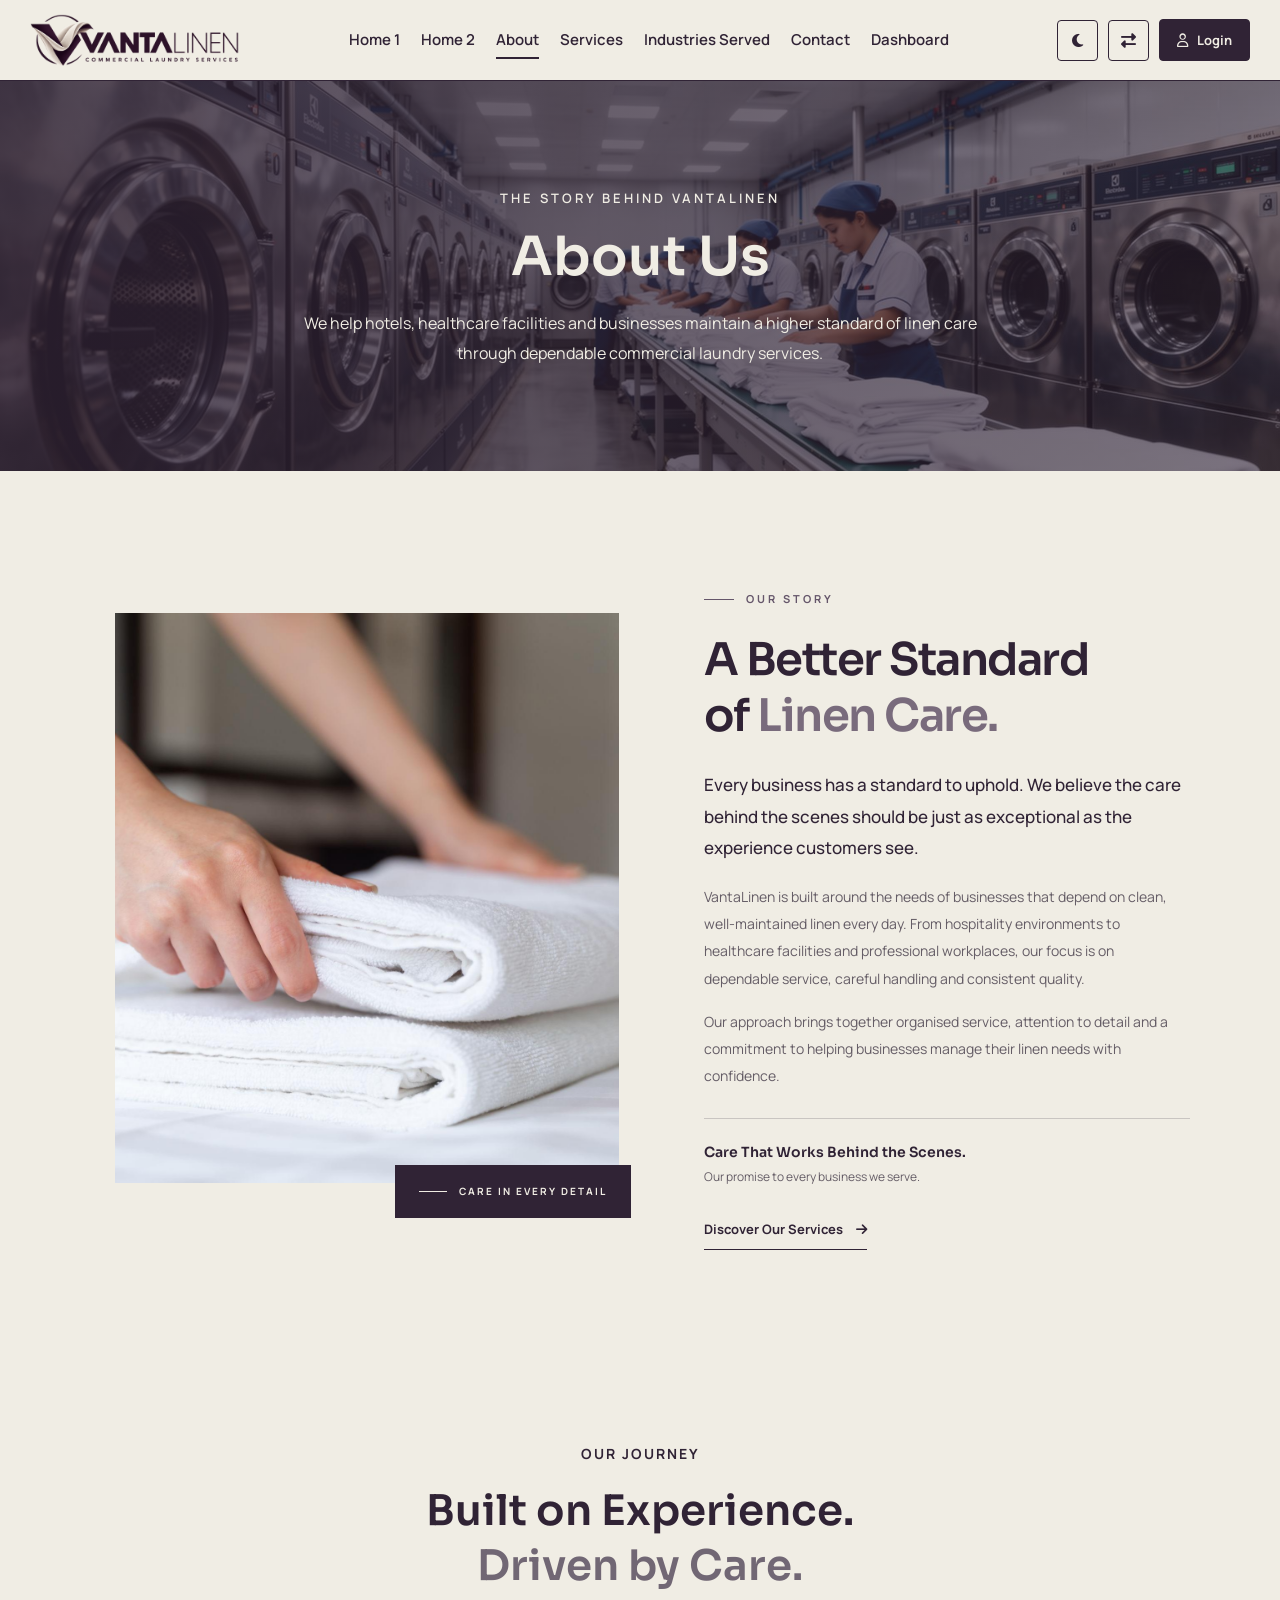
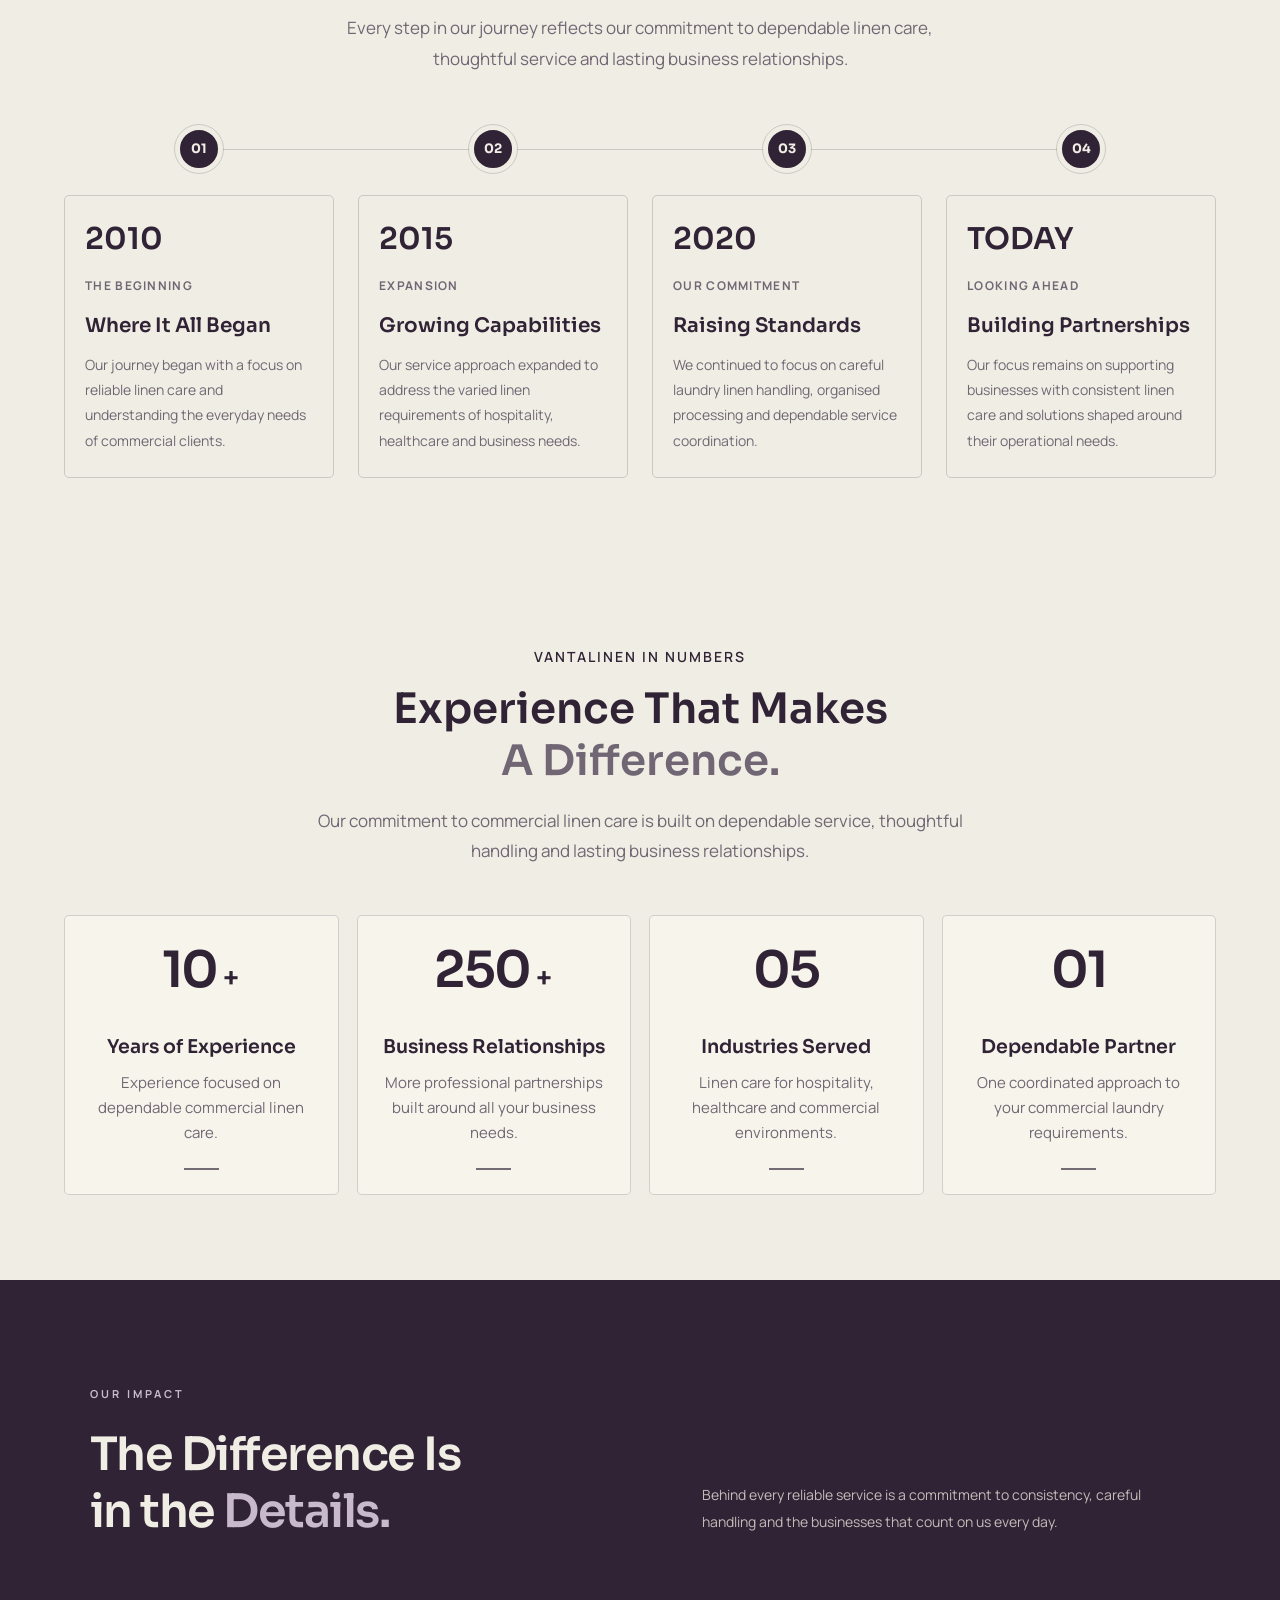
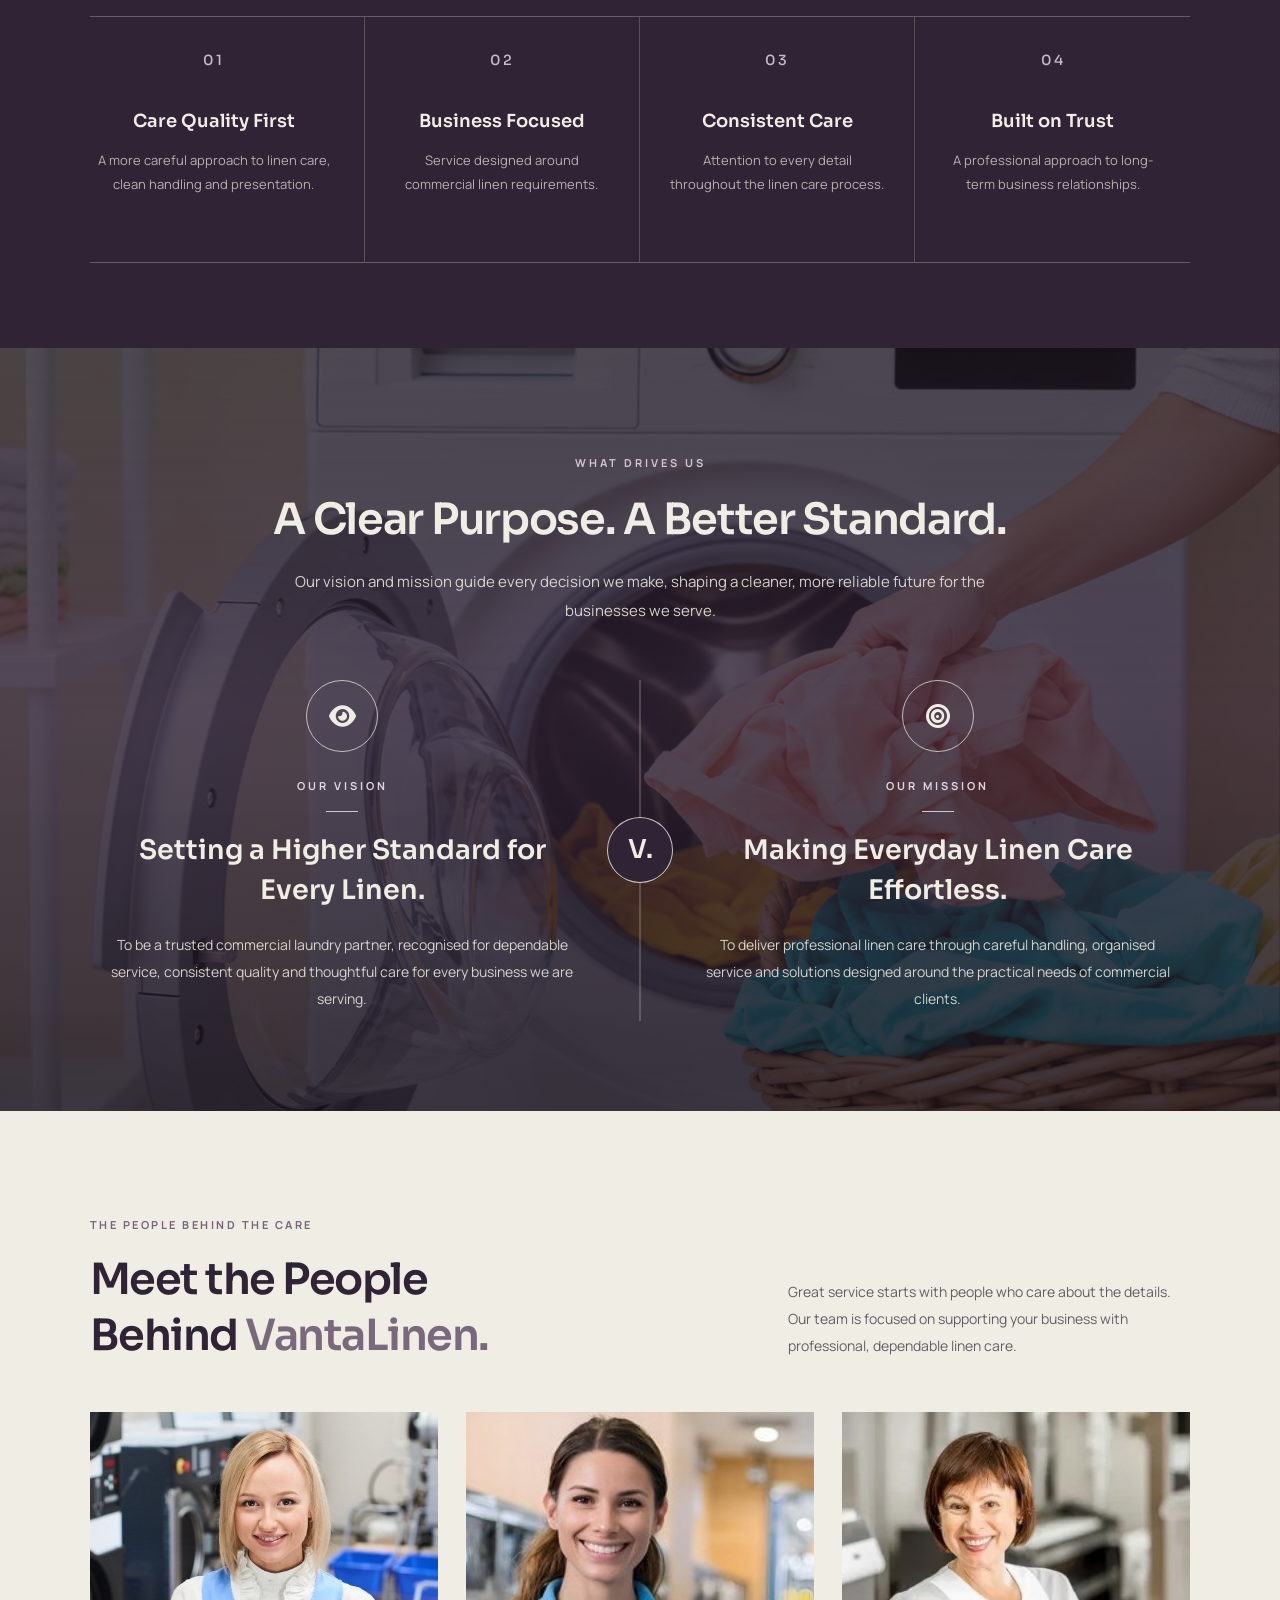
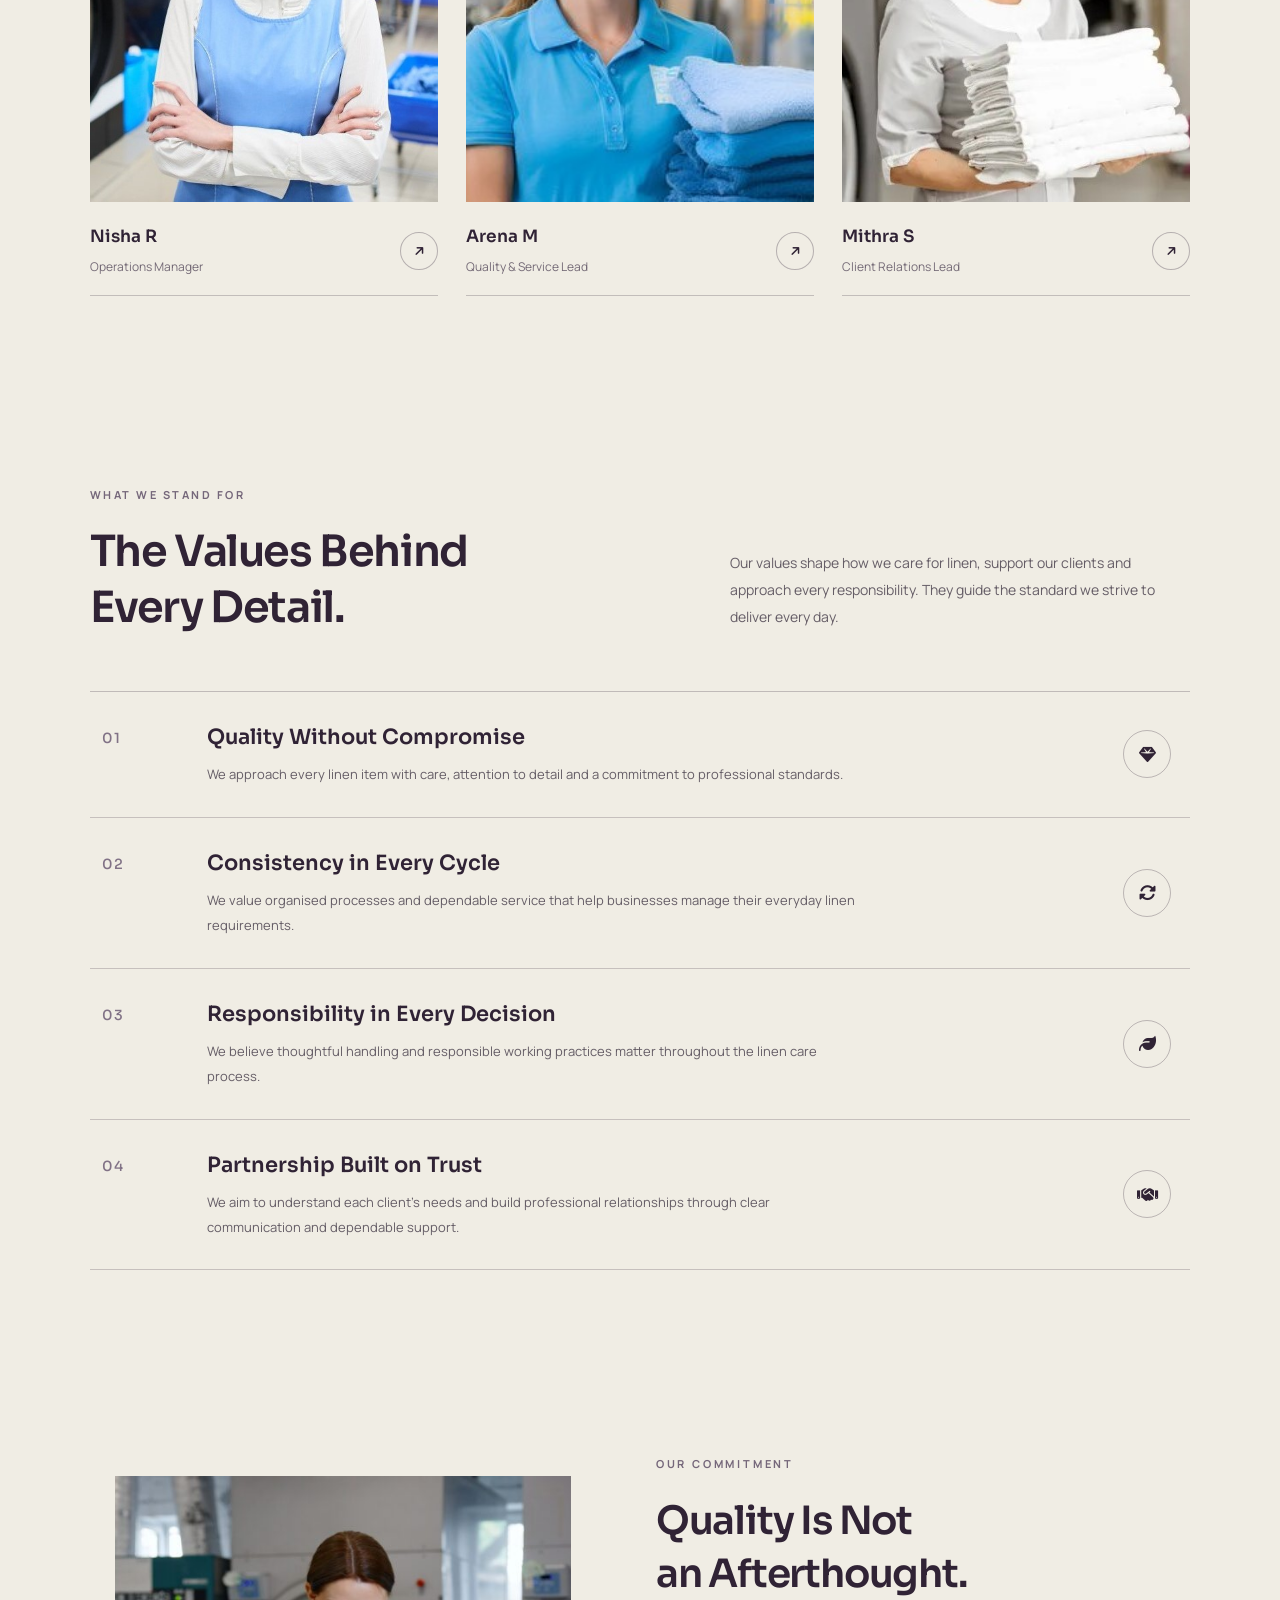
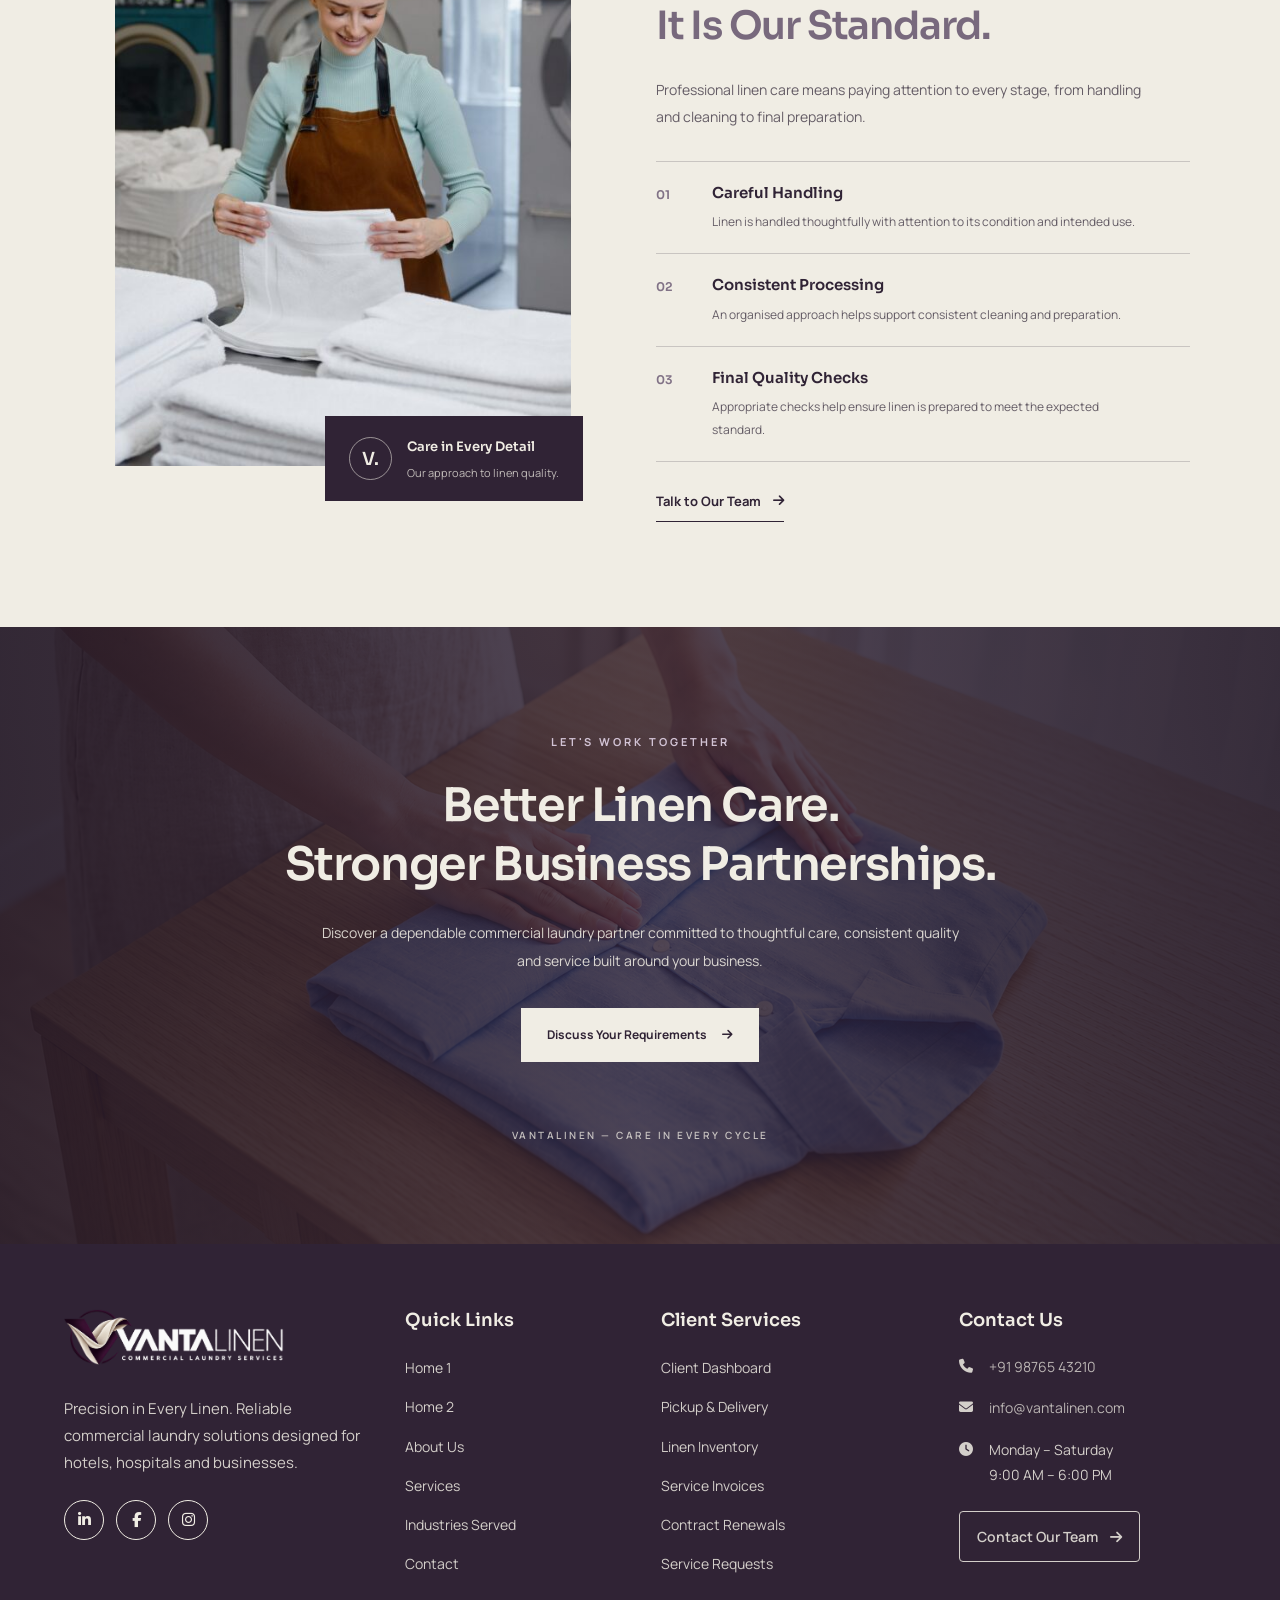
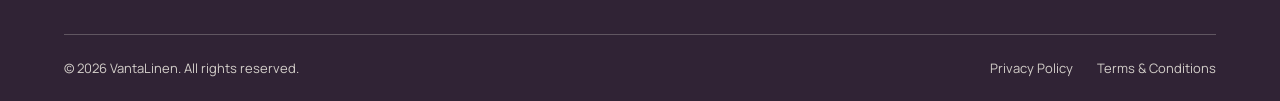
<file: about.html>
<!DOCTYPE html>
<html lang="en">

<head>
    <meta charset="UTF-8">
    <meta name="viewport" content="width=device-width, initial-scale=1.0">

    <title>VantaLinen</title>

    <meta name="description"
        content="Reliable commercial laundry and linen management services for hotels, hospitals, resorts and businesses.">

    <!-- Google Fonts -->
    <link rel="preconnect" href="https://fonts.googleapis.com">
    <link rel="preconnect" href="https://fonts.gstatic.com" crossorigin>

    <!-- Favicon -->
    <link rel="icon" type="image/png" href="images/favicon.png">
    <link rel="apple-touch-icon" href="images/favicon.png">


    <link
        href="https://fonts.googleapis.com/css2?family=Manrope:wght@400;500;600;700&family=Sora:wght@400;500;600;700&display=swap"
        rel="stylesheet">

    <!-- Font Awesome -->
    <link rel="stylesheet" href="https://cdnjs.cloudflare.com/ajax/libs/font-awesome/6.7.2/css/all.min.css">

    <!-- Main CSS -->
    <link rel="stylesheet" href="css/style.css">

</head>

<body>

    <!-- =========================
     VANTALINEN HEADER
========================= -->

    <header class="vl-header" id="siteHeader">
        <div class="vl-header-container">

            <!-- Logo -->
            <a href="index.html" class="vl-logo" aria-label="VantaLinen Home">
                <img src="images/logo.png" alt="VantaLinen Commercial Laundry Services">
            </a>

            <!-- Desktop Navigation -->
            <nav class="vl-navigation" id="mainNavigation" aria-label="Main navigation">

                <ul class="vl-nav-list">
                    <li><a href="index.html">Home 1</a></li>
                    <li><a href="home-2.html">Home 2</a></li>
                    <li><a href="about.html">About</a></li>
                    <li><a href="services.html">Services</a></li>
                    <li><a href="industries-served.html">Industries Served</a></li>
                    <li><a href="contact.html">Contact</a></li>
                    <li><a href="dashboard.html">Dashboard</a></li>
                </ul>

                <!-- Mobile / Tablet Controls -->
                <div class="vl-mobile-controls">

                    <button class="vl-toggle-btn" id="mobileThemeToggle" type="button" aria-label="Toggle dark mode">
                        <i class="fa-solid fa-moon" aria-hidden="true"></i>
                        <span>Dark Mode</span>
                    </button>

                    <button class="vl-toggle-btn" id="mobileRtlToggle" type="button" aria-label="Toggle RTL layout">
                        <i class="fa-solid fa-right-left" aria-hidden="true"></i>
                        <span>RTL Mode</span>
                    </button>

                    <a href="login.html" class="vl-login-btn">
                        <i class="fa-regular fa-user" aria-hidden="true"></i>
                        <span>Login</span>
                    </a>

                </div>
            </nav>

            <!-- Desktop Right Actions -->
            <div class="vl-header-actions">

                <button class="vl-icon-btn" id="desktopThemeToggle" type="button" aria-label="Toggle dark mode"
                    title="Dark Mode">
                    <i class="fa-solid fa-moon" aria-hidden="true"></i>
                </button>

                <button class="vl-icon-btn" id="desktopRtlToggle" type="button" aria-label="Toggle RTL layout"
                    title="RTL Mode">
                    <i class="fa-solid fa-right-left" aria-hidden="true"></i>
                </button>

                <a href="login.html" class="vl-login-btn">
                    <i class="fa-regular fa-user" aria-hidden="true"></i>
                    <span>Login</span>
                </a>

            </div>

            <!-- Mobile / Tablet Menu Toggle -->
            <button class="vl-menu-toggle" id="menuToggle" type="button" aria-label="Open navigation menu"
                aria-controls="mainNavigation" aria-expanded="false">
                <span></span>
                <span></span>
                <span></span>
            </button>

        </div>
    </header>

    <!-- VantaLinen Inner Page Hero -->
    <section class="vl-page-hero about-banner">
        <div class="vl-page-hero-overlay"></div>

        <div class="vl-page-hero-content">
            <span class="vl-page-hero-label">
                THE STORY BEHIND VANTALINEN
            </span>

            <h1>About Us</h1>

            <p>
                We help hotels, healthcare facilities and businesses maintain a higher standard of linen care through
                dependable commercial laundry services.
            </p>
        </div>
    </section>


    <!-- ABOUT SECTION 2: OUR STORY -->
    <section class="vl-about-story" id="our-story">
        <div class="vl-about-story-container">

            <!-- Left Image -->
            <div class="vl-about-story-visual">
                <div class="vl-about-story-image-wrap">
                    <img src="images/about-our-story.jpg"
                        alt="Freshly folded premium linen prepared for commercial laundry service"
                        class="vl-about-story-image">
                </div>

                <div class="vl-about-story-image-label">
                    <span class="vl-about-story-label-line"></span>
                    <span>CARE IN EVERY DETAIL</span>
                </div>
            </div>

            <!-- Right Content -->
            <div class="vl-about-story-content">

                <span class="vl-about-story-eyebrow">
                    OUR STORY
                </span>

                <h2>
                    A Better Standard<br>
                    of <span>Linen Care.</span>
                </h2>

                <p class="vl-about-story-intro">
                    Every business has a standard to uphold.
                    We believe the care behind the scenes should
                    be just as exceptional as the experience customers see.
                </p>

                <p class="vl-about-story-description">
                    VantaLinen is built around the needs of businesses
                    that depend on clean, well-maintained linen every day.
                    From hospitality environments to healthcare facilities
                    and professional workplaces, our focus is on dependable
                    service, careful handling and consistent quality.
                </p>

                <p class="vl-about-story-description">
                    Our approach brings together organised service,
                    attention to detail and a commitment to helping
                    businesses manage their linen needs with confidence.
                </p>

                <div class="vl-about-story-divider"></div>

                <div class="vl-about-story-signature">
                    <div>
                        <h3>Care That Works Behind the Scenes.</h3>
                        <p>Our promise to every business we serve.</p>
                    </div>
                </div>

                <a href="services.html" class="vl-about-story-link">
                    Discover Our Services
                    <i class="fas fa-arrow-right"></i>
                </a>

            </div>
        </div>
    </section>


    <!-- ABOUT SECTION: OUR JOURNEY / COMPANY HISTORY -->
    <section class="vl-about-journey" id="our-journey">
        <div class="vl-about-journey-container">

            <div class="vl-about-journey-heading">
                <span class="vl-about-journey-eyebrow">OUR JOURNEY</span>

                <h2>
                    Built on Experience.<br>
                    <span>Driven by Care.</span>
                </h2>

                <p>
                    Every step in our journey reflects our commitment to
                    dependable linen care, thoughtful service and lasting
                    business relationships.
                </p>
            </div>

            <div class="vl-about-journey-timeline">

                <!-- MILESTONE 01 -->
                <article class="vl-about-journey-item">
                    <div class="vl-about-journey-marker">
                        <span>01</span>
                    </div>

                    <div class="vl-about-journey-card">
                        <span class="vl-about-journey-year">2010</span>
                        <span class="vl-about-journey-label">THE BEGINNING</span>
                        <h3>Where It All Began</h3>
                        <p>
                            Our journey began with a focus on reliable linen
                            care and understanding the everyday needs of
                            commercial clients.
                        </p>
                    </div>
                </article>

                <!-- MILESTONE 02 -->
                <article class="vl-about-journey-item">
                    <div class="vl-about-journey-marker">
                        <span>02</span>
                    </div>

                    <div class="vl-about-journey-card">
                        <span class="vl-about-journey-year">2015</span>
                        <span class="vl-about-journey-label">EXPANSION</span>
                        <h3>Growing Capabilities</h3>
                        <p>
                            Our service approach expanded to address the
                            varied linen requirements of hospitality,
                            healthcare and business needs.
                        </p>
                    </div>
                </article>

                <!-- MILESTONE 03 -->
                <article class="vl-about-journey-item">
                    <div class="vl-about-journey-marker">
                        <span>03</span>
                    </div>

                    <div class="vl-about-journey-card">
                        <span class="vl-about-journey-year">2020</span>
                        <span class="vl-about-journey-label">OUR COMMITMENT</span>
                        <h3>Raising Standards</h3>
                        <p>
                            We continued to focus on careful laundry linen handling,
                            organised processing and dependable service
                            coordination.
                        </p>
                    </div>
                </article>

                <!-- MILESTONE 04 -->
                <article class="vl-about-journey-item">
                    <div class="vl-about-journey-marker">
                        <span>04</span>
                    </div>

                    <div class="vl-about-journey-card">
                        <span class="vl-about-journey-year">TODAY</span>
                        <span class="vl-about-journey-label">LOOKING AHEAD</span>
                        <h3>Building Partnerships</h3>
                        <p>
                            Our focus remains on supporting businesses with
                            consistent linen care and solutions shaped
                            around their operational needs.
                        </p>
                    </div>
                </article>

            </div>

        </div>
    </section>


    <!-- ==========================================
     ABOUT PAGE - COMPANY STATS
========================================== -->

    <section class="vl-about-stats" id="company-stats">
        <div class="vl-about-stats-container">

            <!-- Section Heading -->
            <div class="vl-about-stats-heading">
                <span class="vl-about-stats-eyebrow">
                    VANTALINEN IN NUMBERS
                </span>

                <h2>
                    Experience That Makes<br>
                    <span>A Difference.</span>
                </h2>

                <p>
                    Our commitment to commercial linen care is built on
                    dependable service, thoughtful handling and lasting
                    business relationships.
                </p>
            </div>

            <!-- Stats Cards -->
            <div class="vl-about-stats-grid">

                <!-- STAT 01 -->
                <article class="vl-about-stat-card">

                    <div class="vl-about-stat-number">
                        <span class="vl-about-stat-value">10</span>
                        <span class="vl-about-stat-suffix">+</span>
                    </div>

                    <h3>Years of Experience</h3>

                    <p>
                        Experience focused on dependable commercial
                        linen care.
                    </p>

                    <span class="vl-about-stat-bottom-line"></span>
                </article>

                <!-- STAT 02 -->
                <article class="vl-about-stat-card">

                    <div class="vl-about-stat-number">
                        <span class="vl-about-stat-value">250</span>
                        <span class="vl-about-stat-suffix">+</span>
                    </div>

                    <h3>Business Relationships</h3>

                    <p>
                        More professional partnerships built around all your
                        business needs.
                    </p>

                    <span class="vl-about-stat-bottom-line"></span>
                </article>

                <!-- STAT 03 -->
                <article class="vl-about-stat-card">

                    <div class="vl-about-stat-number">
                        <span class="vl-about-stat-value">05</span>
                    </div>

                    <h3>Industries Served</h3>

                    <p>
                        Linen care for hospitality, healthcare
                        and commercial environments.
                    </p>

                    <span class="vl-about-stat-bottom-line"></span>
                </article>

                <!-- STAT 04 -->
                <article class="vl-about-stat-card">

                    <div class="vl-about-stat-number">
                        <span class="vl-about-stat-value">01</span>
                    </div>

                    <h3>Dependable Partner</h3>

                    <p>
                        One coordinated approach to your
                        commercial laundry requirements.
                    </p>

                    <span class="vl-about-stat-bottom-line"></span>
                </article>

            </div>

        </div>
    </section>

    <!-- ABOUT SECTION 3: OUR IMPACT -->
    <section class="vl-about-impact" id="our-impact">

        <div class="vl-about-impact-container">

            <div class="vl-about-impact-heading">
                <span class="vl-about-impact-eyebrow">
                    OUR IMPACT
                </span>

                <h2>
                    The Difference Is<br>
                    in the <span>Details.</span>
                </h2>

                <p>
                    Behind every reliable service is a commitment to
                    consistency, careful handling and the businesses
                    that count on us every day.
                </p>
            </div>

            <div class="vl-about-impact-stats">

                <div class="vl-about-stat">
                    <span class="vl-about-stat-number">01</span>
                    <h3>Care Quality First</h3>
                    <p>
                        A more careful approach to linen care, clean handling
                        and presentation.
                    </p>
                </div>

                <div class="vl-about-stat">
                    <span class="vl-about-stat-number">02</span>
                    <h3>Business Focused</h3>
                    <p>
                        Service designed around commercial linen requirements.
                    </p>
                </div>

                <div class="vl-about-stat">
                    <span class="vl-about-stat-number">03</span>
                    <h3>Consistent Care</h3>
                    <p>
                        Attention to every detail throughout the
                        linen care process.
                    </p>
                </div>

                <div class="vl-about-stat">
                    <span class="vl-about-stat-number">04</span>
                    <h3>Built on Trust</h3>
                    <p>
                        A professional approach to long-term
                        business relationships.
                    </p>
                </div>

            </div>

        </div>
    </section>


    <!-- ABOUT SECTION 4: PARALLAX VISION & MISSION -->
    <section class="vl-about-purpose-parallax" id="vision-mission">

        <div class="vl-purpose-parallax-bg"></div>
        <div class="vl-purpose-parallax-overlay"></div>

        <div class="vl-purpose-parallax-container">

            <div class="vl-purpose-parallax-heading">
                <span class="vl-purpose-parallax-eyebrow">
                    WHAT DRIVES US
                </span>

                <h2>A Clear Purpose. A Better Standard.</h2>

                <p>
                    Our vision and mission guide every decision we make,
                    shaping a cleaner, more reliable future for the
                    businesses we serve.
                </p>
            </div>

            <div class="vl-purpose-parallax-grid">

                <!-- VISION -->
                <article class="vl-purpose-parallax-item">
                    <div class="vl-purpose-parallax-icon">
                        <i class="fas fa-eye"></i>
                    </div>

                    <span class="vl-purpose-parallax-label">OUR VISION</span>

                    <span class="vl-purpose-parallax-line"></span>

                    <h3>Setting a Higher Standard for Every Linen.</h3>

                    <p>
                        To be a trusted commercial laundry partner,
                        recognised for dependable service, consistent
                        quality and thoughtful care for every business
                        we are serving.
                    </p>
                </article>

                <!-- CENTER BRAND MARK -->
                <div class="vl-purpose-parallax-center" aria-hidden="true">
                    <span>V.</span>
                </div>

                <!-- MISSION -->
                <article class="vl-purpose-parallax-item">
                    <div class="vl-purpose-parallax-icon">
                        <i class="fas fa-bullseye"></i>
                    </div>

                    <span class="vl-purpose-parallax-label">OUR MISSION</span>

                    <span class="vl-purpose-parallax-line"></span>

                    <h3>Making Everyday Linen Care Effortless.</h3>

                    <p>
                        To deliver professional linen care through careful
                        handling, organised service and solutions designed
                        around the practical needs of commercial clients.
                    </p>
                </article>

            </div>
        </div>
    </section>


    <!-- ABOUT SECTION 5: MEET OUR TEAM -->
    <section class="vl-about-team" id="our-team">

        <div class="vl-about-team-container">

            <div class="vl-about-team-heading">
                <div>
                    <span class="vl-about-team-eyebrow">THE PEOPLE BEHIND THE CARE</span>
                    <h2>Meet the People<br>Behind <span>VantaLinen.</span></h2>
                </div>

                <p>
                    Great service starts with people who care about
                    the details. Our team is focused on supporting
                    your business with professional, dependable linen care.
                </p>
            </div>

            <div class="vl-about-team-grid">

                <!-- TEAM MEMBER 1 -->
                <article class="vl-about-team-card">
                    <div class="vl-about-team-image-wrap">
                        <img src="images/about-team-01.jpg" alt="VantaLinen leadership team member"
                            class="vl-about-team-image" loading="lazy">
                    </div>

                    <div class="vl-about-team-info">
                        <div>
                            <h3>Nisha R</h3>
                            <p>Operations Manager</p>
                        </div>
                        <span class="vl-about-team-arrow">
                            <i class="fas fa-arrow-up"></i>
                        </span>
                    </div>
                </article>

                <!-- TEAM MEMBER 2 -->
                <article class="vl-about-team-card">
                    <div class="vl-about-team-image-wrap">
                        <img src="images/about-team-02.jpg" alt="VantaLinen service team member"
                            class="vl-about-team-image" loading="lazy">
                    </div>

                    <div class="vl-about-team-info">
                        <div>
                            <h3>Arena M</h3>
                            <p>Quality &amp; Service Lead</p>
                        </div>
                        <span class="vl-about-team-arrow">
                            <i class="fas fa-arrow-up"></i>
                        </span>
                    </div>
                </article>

                <!-- TEAM MEMBER 3 -->
                <article class="vl-about-team-card">
                    <div class="vl-about-team-image-wrap">
                        <img src="images/about-team-03.jpg" alt="VantaLinen client service team member"
                            class="vl-about-team-image" loading="lazy">
                    </div>

                    <div class="vl-about-team-info">
                        <div>
                            <h3>Mithra S</h3>
                            <p>Client Relations Lead</p>
                        </div>
                        <span class="vl-about-team-arrow">
                            <i class="fas fa-arrow-up"></i>
                        </span>
                    </div>
                </article>

            </div>


        </div>
    </section>


    <!-- ABOUT SECTION 6: OUR CORE VALUES -->
    <section class="vl-about-values" id="core-values">

        <div class="vl-about-values-container">

            <div class="vl-about-values-header">
                <div>
                    <span class="vl-about-values-eyebrow">WHAT WE STAND FOR</span>
                    <h2>The Values Behind<br>Every Detail.</h2>
                </div>

                <p>
                    Our values shape how we care for linen, support our
                    clients and approach every responsibility. They guide
                    the standard we strive to deliver every day.
                </p>
            </div>

            <div class="vl-about-values-list">

                <!-- VALUE 01 -->
                <article class="vl-about-value-item">
                    <span class="vl-about-value-number">01</span>

                    <div class="vl-about-value-main">
                        <h3>Quality Without Compromise</h3>
                        <p>
                            We approach every linen item with care,
                            attention to detail and a commitment to
                            professional standards.
                        </p>
                    </div>

                    <span class="vl-about-value-icon">
                        <i class="fas fa-gem"></i>
                    </span>
                </article>

                <!-- VALUE 02 -->
                <article class="vl-about-value-item">
                    <span class="vl-about-value-number">02</span>

                    <div class="vl-about-value-main">
                        <h3>Consistency in Every Cycle</h3>
                        <p>
                            We value organised processes and dependable
                            service that help businesses manage their
                            everyday linen requirements.
                        </p>
                    </div>

                    <span class="vl-about-value-icon">
                        <i class="fas fa-sync-alt"></i>
                    </span>
                </article>

                <!-- VALUE 03 -->
                <article class="vl-about-value-item">
                    <span class="vl-about-value-number">03</span>

                    <div class="vl-about-value-main">
                        <h3>Responsibility in Every Decision</h3>
                        <p>
                            We believe thoughtful handling and responsible
                            working practices matter throughout the
                            linen care process.
                        </p>
                    </div>

                    <span class="vl-about-value-icon">
                        <i class="fas fa-leaf"></i>
                    </span>
                </article>

                <!-- VALUE 04 -->
                <article class="vl-about-value-item">
                    <span class="vl-about-value-number">04</span>

                    <div class="vl-about-value-main">
                        <h3>Partnership Built on Trust</h3>
                        <p>
                            We aim to understand each client's needs and
                            build professional relationships through
                            clear communication and dependable support.
                        </p>
                    </div>

                    <span class="vl-about-value-icon">
                        <i class="fas fa-handshake"></i>
                    </span>
                </article>

            </div>

        </div>
    </section>


    <!-- ABOUT SECTION 7: COMMITMENT TO QUALITY -->
    <section class="vl-about-quality" id="quality-commitment">

        <div class="vl-about-quality-container">

            <!-- LEFT: IMAGE -->
            <div class="vl-about-quality-visual">
                <div class="vl-about-quality-image-wrap">
                    <img src="images/about-quality-commitment.jpg"
                        alt="Carefully folded fresh linen ready for professional quality inspection"
                        class="vl-about-quality-image" loading="lazy">
                </div>

                <div class="vl-about-quality-image-note">
                    <span class="vl-about-quality-note-number">V.</span>
                    <div>
                        <strong>Care in Every Detail</strong>
                        <p>Our approach to linen quality.</p>
                    </div>
                </div>
            </div>

            <!-- RIGHT: CONTENT -->
            <div class="vl-about-quality-content">

                <span class="vl-about-quality-eyebrow">
                    OUR COMMITMENT
                </span>

                <h2>
                    Quality Is Not<br>
                    an Afterthought.<br>
                    <span>It Is Our Standard.</span>
                </h2>

                <p class="vl-about-quality-intro">
                    Professional linen care means paying attention
                    to every stage, from handling and cleaning to
                    final preparation.
                </p>

                <div class="vl-about-quality-steps">

                    <article class="vl-about-quality-step">
                        <span class="vl-about-quality-step-number">01</span>
                        <div>
                            <h3>Careful Handling</h3>
                            <p>
                                Linen is handled thoughtfully with
                                attention to its condition and intended use.
                            </p>
                        </div>
                    </article>

                    <article class="vl-about-quality-step">
                        <span class="vl-about-quality-step-number">02</span>
                        <div>
                            <h3>Consistent Processing</h3>
                            <p>
                                An organised approach helps support
                                consistent cleaning and preparation.
                            </p>
                        </div>
                    </article>

                    <article class="vl-about-quality-step">
                        <span class="vl-about-quality-step-number">03</span>
                        <div>
                            <h3>Final Quality Checks</h3>
                            <p>
                                Appropriate checks help ensure linen
                                is prepared to meet the expected standard.
                            </p>
                        </div>
                    </article>

                </div>

                <a href="contact.html" class="vl-about-quality-link">
                    Talk to Our Team
                    <i class="fas fa-arrow-right"></i>
                </a>

            </div>
        </div>
    </section>


    <!-- ABOUT SECTION 8: FINAL CTA -->
    <section class="vl-about-final-cta" id="about-contact">

        <div class="vl-about-final-cta-bg"></div>
        <div class="vl-about-final-cta-overlay"></div>

        <div class="vl-about-final-cta-content">

            <span class="vl-about-final-cta-eyebrow">
                LET'S WORK TOGETHER
            </span>

            <h2>
                Better Linen Care.<br>
                Stronger Business Partnerships.
            </h2>

            <p>
                Discover a dependable commercial laundry partner
                committed to thoughtful care, consistent quality
                and service built around your business.
            </p>

            <a href="contact.html" class="vl-about-final-cta-button">
                Discuss Your Requirements
                <i class="fas fa-arrow-right"></i>
            </a>

            <span class="vl-about-final-cta-bottom">
                VANTALINEN — CARE IN EVERY CYCLE
            </span>

        </div>
    </section>


    <!-- VantaLinen Footer -->
    <footer class="vl-footer">
        <div class="vl-footer-container">

            <!-- Brand -->
            <div class="vl-footer-brand">
                <a href="index.html" class="vl-footer-logo">
                    <img src="images/logo-white.png" alt="VantaLinen Commercial Laundry Services">
                </a>

                <p>
                    Precision in Every Linen. Reliable commercial laundry
                    solutions designed for hotels, hospitals and businesses.
                </p>

                <div class="vl-footer-socials">
                    <a href="#" aria-label="LinkedIn">
                        <i class="fa-brands fa-linkedin-in"></i>
                    </a>
                    <a href="#" aria-label="Facebook">
                        <i class="fa-brands fa-facebook-f"></i>
                    </a>
                    <a href="#" aria-label="Instagram">
                        <i class="fa-brands fa-instagram"></i>
                    </a>
                </div>
            </div>

            <!-- Quick Links -->
            <div class="vl-footer-column">
                <h3>Quick Links</h3>
                <ul>
                    <li><a href="index.html">Home 1</a></li>
                    <li><a href="home-2.html">Home 2</a></li>
                    <li><a href="about.html">About Us</a></li>
                    <li><a href="services.html">Services</a></li>
                    <li><a href="industries-served.html">Industries Served</a></li>
                    <li><a href="contact.html">Contact</a></li>
                </ul>
            </div>

            <!-- Client Services -->
            <div class="vl-footer-column">
                <h3>Client Services</h3>
                <ul>
                    <li><a href="dashboard.html">Client Dashboard</a></li>
                    <li><a href="d2.html">Pickup &amp; Delivery</a></li>
                    <li><a href="d3.html">Linen Inventory</a></li>
                    <li><a href="d4.html">Service Invoices</a></li>
                    <li><a href="d5.html">Contract Renewals</a></li>
                    <li><a href="d6.html">Service Requests</a></li>
                </ul>
            </div>

            <!-- Contact -->
            <div class="vl-footer-column vl-footer-contact">
                <h3>Contact Us</h3>

                <p>
                    <i class="fa-solid fa-phone"></i>
                    <a href="tel:+910000000000">+91 98765 43210</a>
                </p>

                <p>
                    <i class="fa-solid fa-envelope"></i>
                    <a href="mailto:info@vantalinen.com">
                        info@vantalinen.com
                    </a>
                </p>

                <p>
                    <i class="fa-solid fa-clock"></i>
                    Monday – Saturday<br>
                    9:00 AM – 6:00 PM
                </p>

                <a href="contact.html" class="vl-footer-cta">
                    Contact Our Team
                    <i class="fa-solid fa-arrow-right"></i>
                </a>
            </div>

        </div>

        <!-- Bottom Bar -->
        <div class="vl-footer-bottom">
            <p>
                &copy; <span id="vl-footer-year"></span> VantaLinen.
                All rights reserved.
            </p>

            <div class="vl-footer-bottom-links">
                <a href="#">Privacy Policy</a>
                <a href="#">Terms &amp; Conditions</a>
            </div>
        </div>
    </footer>


    <script src="js/main.js"></script>

</body>

</html>
</file>
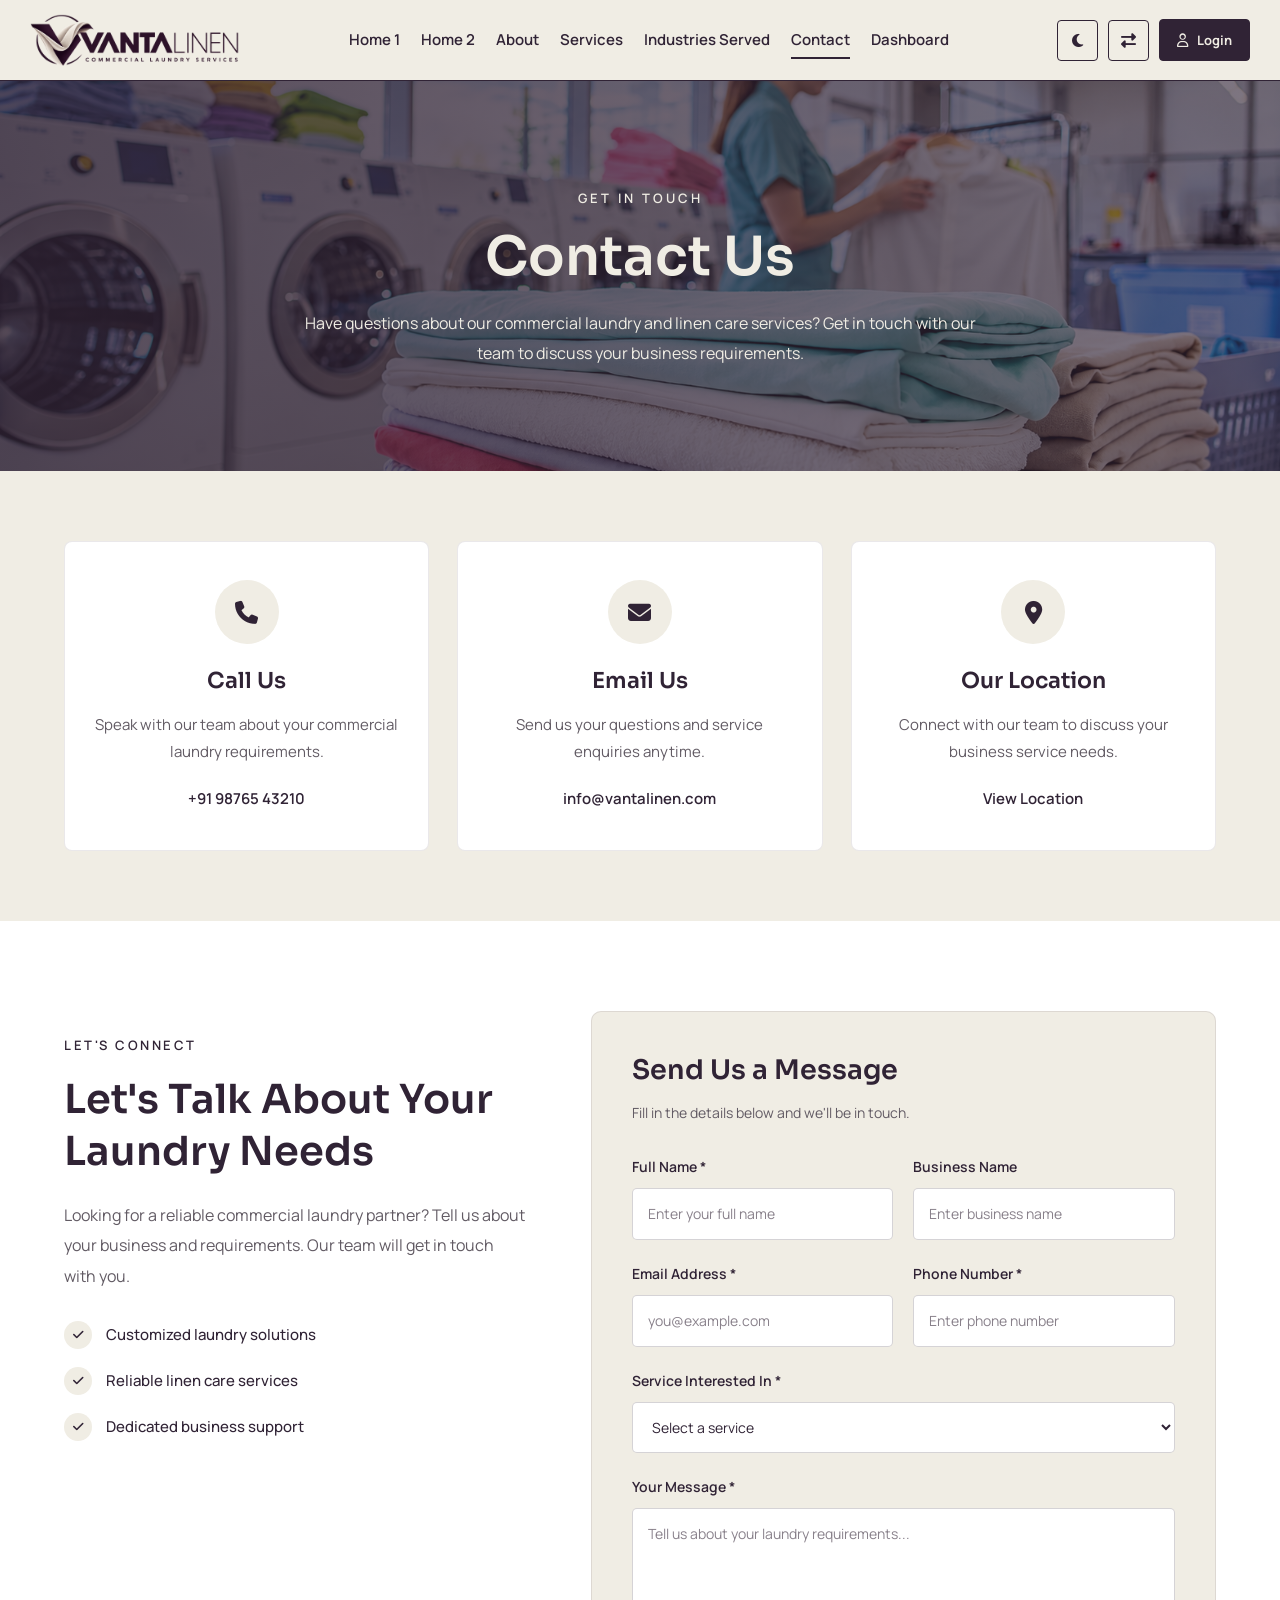
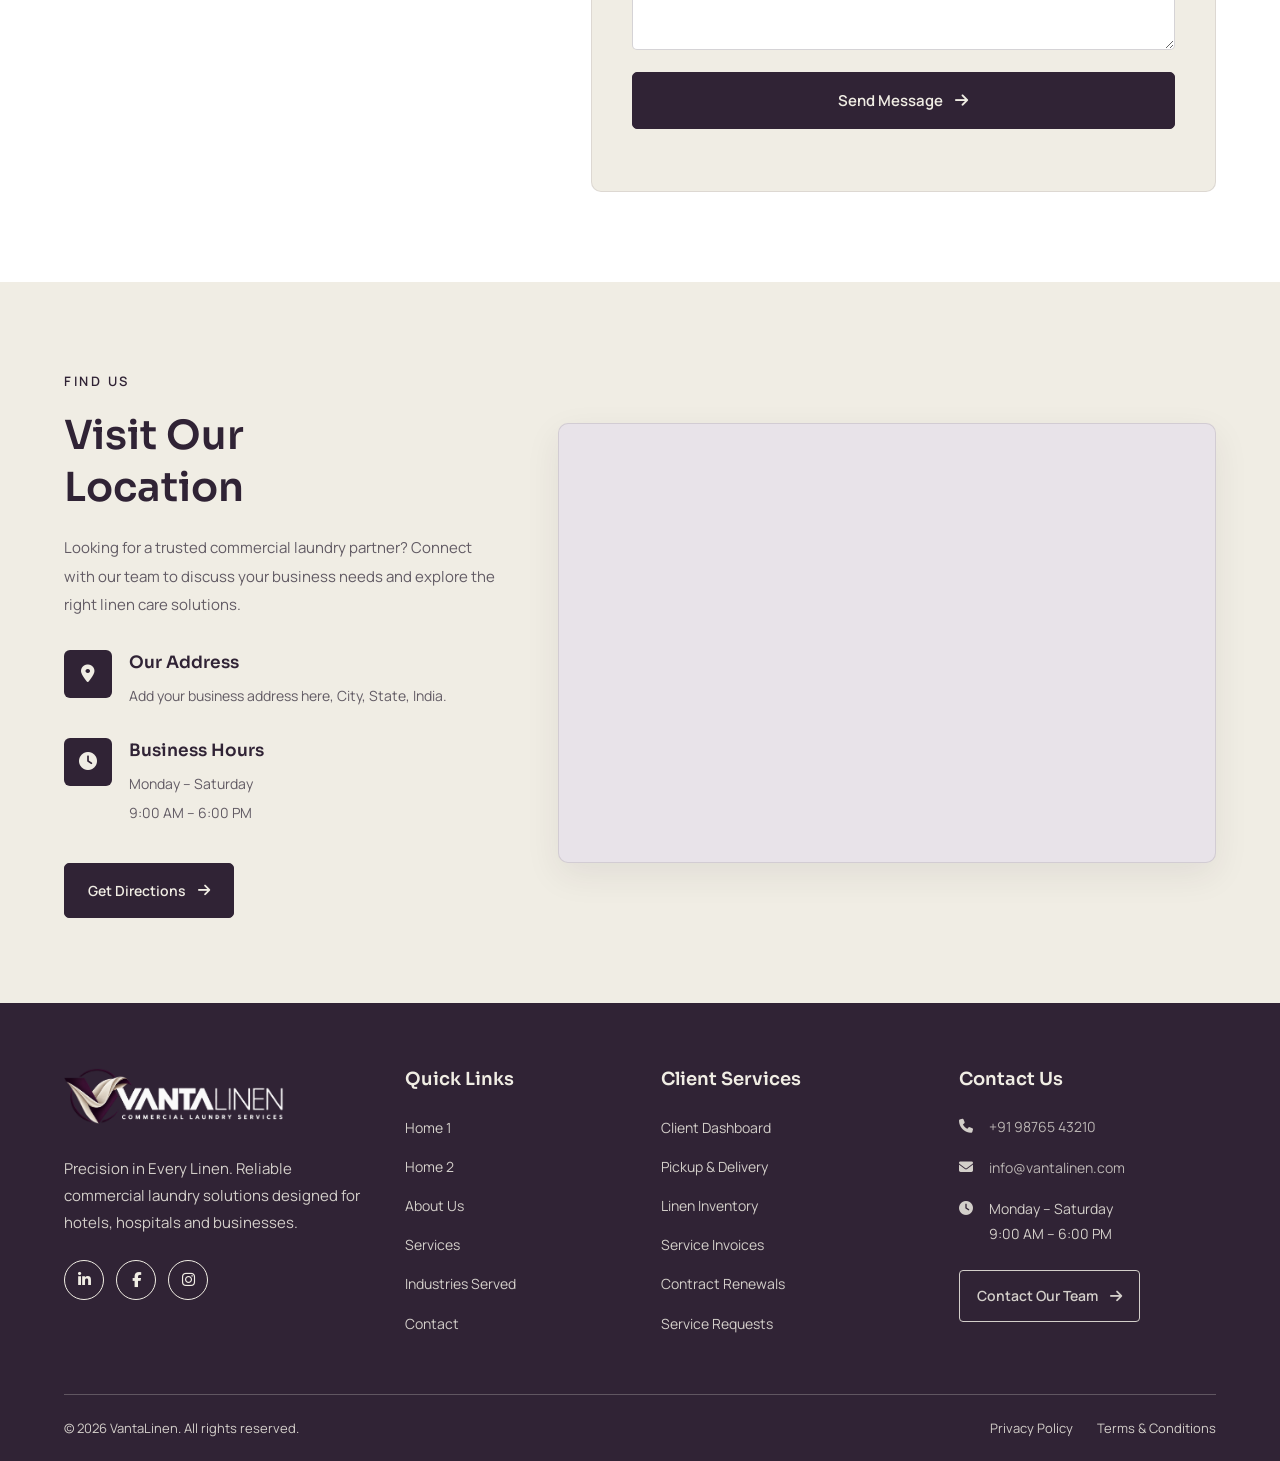
<file: contact.html>
<!DOCTYPE html>
<html lang="en">

<head>
    <meta charset="UTF-8">
    <meta name="viewport" content="width=device-width, initial-scale=1.0">

    <title>VantaLinen</title>

    <meta name="description"
        content="Reliable commercial laundry and linen management services for hotels, hospitals, resorts and businesses.">

    <!-- Google Fonts -->
    <link rel="preconnect" href="https://fonts.googleapis.com">
    <link rel="preconnect" href="https://fonts.gstatic.com" crossorigin>

    <!-- Favicon -->
    <link rel="icon" type="image/png" href="images/favicon.png">
    <link rel="apple-touch-icon" href="images/favicon.png">


    <link
        href="https://fonts.googleapis.com/css2?family=Manrope:wght@400;500;600;700&family=Sora:wght@400;500;600;700&display=swap"
        rel="stylesheet">

    <!-- Font Awesome -->
    <link rel="stylesheet" href="https://cdnjs.cloudflare.com/ajax/libs/font-awesome/6.7.2/css/all.min.css">

    <!-- Main CSS -->
    <link rel="stylesheet" href="css/style.css">

</head>

<body>

    <!-- =========================
     VANTALINEN HEADER
========================= -->

    <header class="vl-header" id="siteHeader">
        <div class="vl-header-container">

            <!-- Logo -->
            <a href="index.html" class="vl-logo" aria-label="VantaLinen Home">
                <img src="images/logo.png" alt="VantaLinen Commercial Laundry Services">
            </a>

            <!-- Desktop Navigation -->
            <nav class="vl-navigation" id="mainNavigation" aria-label="Main navigation">

                <ul class="vl-nav-list">
                    <li><a href="index.html">Home 1</a></li>
                    <li><a href="home-2.html">Home 2</a></li>
                    <li><a href="about.html">About</a></li>
                    <li><a href="services.html">Services</a></li>
                    <li><a href="industries-served.html">Industries Served</a></li>
                    <li><a href="contact.html">Contact</a></li>
                    <li><a href="dashboard.html">Dashboard</a></li>
                </ul>

                <!-- Mobile / Tablet Controls -->
                <div class="vl-mobile-controls">

                    <button class="vl-toggle-btn" id="mobileThemeToggle" type="button" aria-label="Toggle dark mode">
                        <i class="fa-solid fa-moon" aria-hidden="true"></i>
                        <span>Dark Mode</span>
                    </button>

                    <button class="vl-toggle-btn" id="mobileRtlToggle" type="button" aria-label="Toggle RTL layout">
                        <i class="fa-solid fa-right-left" aria-hidden="true"></i>
                        <span>RTL Mode</span>
                    </button>

                    <a href="login.html" class="vl-login-btn">
                        <i class="fa-regular fa-user" aria-hidden="true"></i>
                        <span>Login</span>
                    </a>

                </div>
            </nav>

            <!-- Desktop Right Actions -->
            <div class="vl-header-actions">

                <button class="vl-icon-btn" id="desktopThemeToggle" type="button" aria-label="Toggle dark mode"
                    title="Dark Mode">
                    <i class="fa-solid fa-moon" aria-hidden="true"></i>
                </button>

                <button class="vl-icon-btn" id="desktopRtlToggle" type="button" aria-label="Toggle RTL layout"
                    title="RTL Mode">
                    <i class="fa-solid fa-right-left" aria-hidden="true"></i>
                </button>

                <a href="login.html" class="vl-login-btn">
                    <i class="fa-regular fa-user" aria-hidden="true"></i>
                    <span>Login</span>
                </a>

            </div>

            <!-- Mobile / Tablet Menu Toggle -->
            <button class="vl-menu-toggle" id="menuToggle" type="button" aria-label="Open navigation menu"
                aria-controls="mainNavigation" aria-expanded="false">
                <span></span>
                <span></span>
                <span></span>
            </button>

        </div>
    </header>

    <!-- VantaLinen Inner Page Hero -->
    <section class="vl-page-hero contact-banner">
        <div class="vl-page-hero-overlay"></div>

        <div class="vl-page-hero-content">
            <span class="vl-page-hero-label">
                GET IN TOUCH
            </span>

            <h1>Contact Us</h1>

            <p>
                Have questions about our commercial laundry and
                linen care services? Get in touch with our team
                to discuss your business requirements.
            </p>
        </div>
    </section>

    <!-- Contact Information Cards -->
    <section class="vl-contact-info">
        <div class="vl-contact-info-container">

            <!-- Phone Card -->
            <div class="vl-contact-info-card">
                <div class="vl-contact-info-icon">
                    <i class="fas fa-phone"></i>
                </div>

                <h3>Call Us</h3>

                <p>
                    Speak with our team about your
                    commercial laundry requirements.
                </p>

                <a href="tel:+910000000000">
                    +91 98765 43210
                </a>
            </div>

            <!-- Email Card -->
            <div class="vl-contact-info-card">
                <div class="vl-contact-info-icon">
                    <i class="fas fa-envelope"></i>
                </div>

                <h3>Email Us</h3>

                <p>
                    Send us your questions and
                    service enquiries anytime.
                </p>

                <a href="mailto:info@vantalinen.com">
                    info@vantalinen.com
                </a>
            </div>

            <!-- Location Card -->
            <div class="vl-contact-info-card">
                <div class="vl-contact-info-icon">
                    <i class="fas fa-map-marker-alt"></i>
                </div>

                <h3>Our Location</h3>

                <p>
                    Connect with our team to discuss
                    your business service needs.
                </p>

                <a href="https://maps.google.com/" target="_blank" rel="noopener noreferrer">
                    View Location
                </a>
            </div>

        </div>
    </section>

    <!-- VantaLinen Contact Form Section -->
    <section class="vl-contact-form-section">
        <div class="vl-contact-form-container">

            <!-- Left Content -->
            <div class="vl-contact-form-content">

                <span class="vl-contact-form-label">
                    LET'S CONNECT
                </span>

                <h2>
                    Let's Talk About Your
                    <span>Laundry Needs</span>
                </h2>

                <p class="vl-contact-form-description">
                    Looking for a reliable commercial laundry partner?
                    Tell us about your business and requirements.
                    Our team will get in touch with you.
                </p>

                <div class="vl-contact-form-points">

                    <div class="vl-contact-form-point">
                        <div class="vl-contact-form-point-icon">
                            <i class="fas fa-check"></i>
                        </div>
                        <p>Customized laundry solutions</p>
                    </div>

                    <div class="vl-contact-form-point">
                        <div class="vl-contact-form-point-icon">
                            <i class="fas fa-check"></i>
                        </div>
                        <p>Reliable linen care services</p>
                    </div>

                    <div class="vl-contact-form-point">
                        <div class="vl-contact-form-point-icon">
                            <i class="fas fa-check"></i>
                        </div>
                        <p>Dedicated business support</p>
                    </div>

                </div>
            </div>

            <!-- Right Form -->
            <div class="vl-contact-form-card">

                <div class="vl-contact-form-heading">
                    <h3>Send Us a Message</h3>
                    <p>Fill in the details below and we'll be in touch.</p>
                </div>

                <form class="vl-contact-form" id="vlContactForm">

                    <div class="vl-contact-form-row">

                        <div class="vl-contact-field">
                            <label for="vlContactName">Full Name *</label>
                            <input type="text" id="vlContactName" name="name" placeholder="Enter your full name"
                                required>
                        </div>

                        <div class="vl-contact-field">
                            <label for="vlContactBusiness">Business Name</label>
                            <input type="text" id="vlContactBusiness" name="business" placeholder="Enter business name">
                        </div>

                    </div>

                    <div class="vl-contact-form-row">

                        <div class="vl-contact-field">
                            <label for="vlContactEmail">Email Address *</label>
                            <input type="email" id="vlContactEmail" name="email" placeholder="you@example.com" required>
                        </div>

                        <div class="vl-contact-field">
                            <label for="vlContactPhone">Phone Number *</label>
                            <input type="tel" id="vlContactPhone" name="phone" placeholder="Enter phone number"
                                required>
                        </div>

                    </div>

                    <div class="vl-contact-field">
                        <label for="vlContactService">Service Interested In *</label>

                        <select id="vlContactService" name="service" required>
                            <option value="" disabled selected>
                                Select a service
                            </option>
                            <option value="Commercial Laundry">
                                Commercial Laundry
                            </option>
                            <option value="Linen Rental">
                                Linen Rental
                            </option>
                            <option value="Hotel Laundry">
                                Hotel Laundry
                            </option>
                            <option value="Healthcare Laundry">
                                Healthcare Laundry
                            </option>
                            <option value="Industrial Laundry">
                                Industrial Laundry
                            </option>
                            <option value="Other">
                                Other
                            </option>
                        </select>
                    </div>

                    <div class="vl-contact-field">
                        <label for="vlContactMessage">Your Message *</label>

                        <textarea id="vlContactMessage" name="message" rows="5"
                            placeholder="Tell us about your laundry requirements..." required></textarea>
                    </div>

                    <button type="submit" class="vl-contact-submit">
                        Send Message
                        <i class="fas fa-arrow-right"></i>
                    </button>

                    <p class="vl-contact-form-status" id="vlContactFormStatus" aria-live="polite"></p>

                </form>
            </div>

        </div>
    </section>

    <!-- VantaLinen Location Section -->
    <section class="vl-location-section">
        <div class="vl-location-container">

            <!-- Left Content -->
            <div class="vl-location-content">

                <span class="vl-location-label">FIND US</span>

                <h2>
                    Visit Our
                    <span>Location</span>
                </h2>

                <p class="vl-location-description">
                    Looking for a trusted commercial laundry partner?
                    Connect with our team to discuss your business needs
                    and explore the right linen care solutions.
                </p>

                <div class="vl-location-detail">

                    <div class="vl-location-icon">
                        <i class="fas fa-map-marker-alt"></i>
                    </div>

                    <div class="vl-location-detail-text">
                        <h4>Our Address</h4>
                        <p>
                            Add your business address here,
                            City, State, India.
                        </p>
                    </div>

                </div>

                <div class="vl-location-detail">

                    <div class="vl-location-icon">
                        <i class="fas fa-clock"></i>
                    </div>

                    <div class="vl-location-detail-text">
                        <h4>Business Hours</h4>
                        <p>Monday – Saturday</p>
                        <p>9:00 AM – 6:00 PM</p>
                    </div>

                </div>

                <a href="https://maps.google.com/" class="vl-location-directions" target="_blank"
                    rel="noopener noreferrer">
                    Get Directions
                    <i class="fas fa-arrow-right"></i>
                </a>

            </div>

            <!-- Right Map -->
            <div class="vl-location-map">
                <iframe
                    src="https://maps.google.com/maps?q=Madurai%2C%20Tamil%20Nadu%2C%20India&t=&z=13&ie=UTF8&iwloc=&output=embed"
                    title="VantaLinen Location Map" loading="lazy" referrerpolicy="no-referrer-when-downgrade"
                    allowfullscreen></iframe>
            </div>

        </div>
    </section>

    <!-- VantaLinen Footer -->
    <footer class="vl-footer">
        <div class="vl-footer-container">

            <!-- Brand -->
            <div class="vl-footer-brand">
                <a href="index.html" class="vl-footer-logo">
                    <img src="images/logo-white.png" alt="VantaLinen Commercial Laundry Services">
                </a>

                <p>
                    Precision in Every Linen. Reliable commercial laundry
                    solutions designed for hotels, hospitals and businesses.
                </p>

                <div class="vl-footer-socials">
                    <a href="#" aria-label="LinkedIn">
                        <i class="fa-brands fa-linkedin-in"></i>
                    </a>
                    <a href="#" aria-label="Facebook">
                        <i class="fa-brands fa-facebook-f"></i>
                    </a>
                    <a href="#" aria-label="Instagram">
                        <i class="fa-brands fa-instagram"></i>
                    </a>
                </div>
            </div>

            <!-- Quick Links -->
            <div class="vl-footer-column">
                <h3>Quick Links</h3>
                <ul>
                    <li><a href="index.html">Home 1</a></li>
                    <li><a href="home-2.html">Home 2</a></li>
                    <li><a href="about.html">About Us</a></li>
                    <li><a href="services.html">Services</a></li>
                    <li><a href="industries-served.html">Industries Served</a></li>
                    <li><a href="contact.html">Contact</a></li>
                </ul>
            </div>

            <!-- Client Services -->
            <div class="vl-footer-column">
                <h3>Client Services</h3>
                <ul>
                    <li><a href="dashboard.html">Client Dashboard</a></li>
                    <li><a href="d2.html">Pickup &amp; Delivery</a></li>
                    <li><a href="d3.html">Linen Inventory</a></li>
                    <li><a href="d4.html">Service Invoices</a></li>
                    <li><a href="d5.html">Contract Renewals</a></li>
                    <li><a href="d6.html">Service Requests</a></li>
                </ul>
            </div>

            <!-- Contact -->
            <div class="vl-footer-column vl-footer-contact">
                <h3>Contact Us</h3>

                <p>
                    <i class="fa-solid fa-phone"></i>
                    <a href="tel:+910000000000">+91 98765 43210</a>
                </p>

                <p>
                    <i class="fa-solid fa-envelope"></i>
                    <a href="mailto:info@vantalinen.com">
                        info@vantalinen.com
                    </a>
                </p>

                <p>
                    <i class="fa-solid fa-clock"></i>
                    Monday – Saturday<br>
                    9:00 AM – 6:00 PM
                </p>

                <a href="contact.html" class="vl-footer-cta">
                    Contact Our Team
                    <i class="fa-solid fa-arrow-right"></i>
                </a>
            </div>

        </div>

        <!-- Bottom Bar -->
        <div class="vl-footer-bottom">
            <p>
                &copy; <span id="vl-footer-year"></span> VantaLinen.
                All rights reserved.
            </p>

            <div class="vl-footer-bottom-links">
                <a href="#">Privacy Policy</a>
                <a href="#">Terms &amp; Conditions</a>
            </div>
        </div>
    </footer>


    <script src="js/main.js"></script>

</body>

</html>
</file>
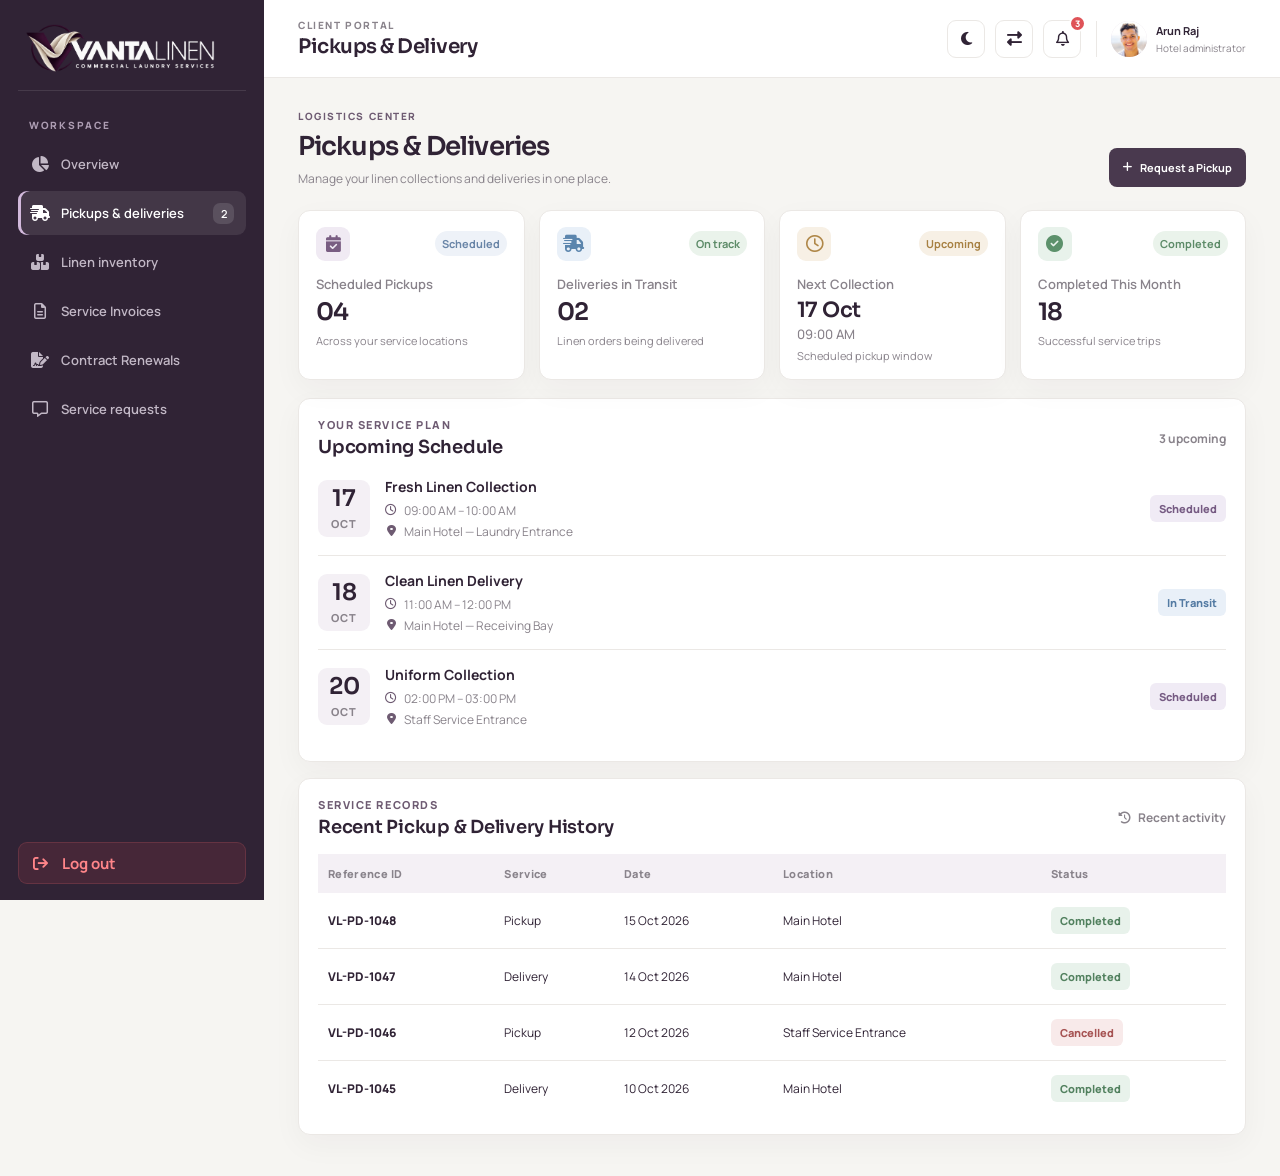
<file: d2.html>
<!doctype html>
<html lang="en" dir="ltr">

<head>
    <meta charset="utf-8">
    <meta name="viewport" content="width=device-width, initial-scale=1">
    <meta name="theme-color" content="#f5f3ee">
    <title>VantaLinen</title>
    <link rel="preconnect" href="https://fonts.googleapis.com">
    <link rel="preconnect" href="https://fonts.gstatic.com" crossorigin>
    <!-- Favicon -->
    <link rel="icon" type="image/png" href="images/favicon.png">
    <link rel="apple-touch-icon" href="images/favicon.png">
    <link
        href="https://fonts.googleapis.com/css2?family=Manrope:wght@400;500;600;700;800&family=Sora:wght@400;500;600;700&display=swap"
        rel="stylesheet">
    <link rel="stylesheet" href="https://cdnjs.cloudflare.com/ajax/libs/font-awesome/6.7.2/css/all.min.css">
    <link rel="stylesheet" href="css/dashboard.css">
    <script src="js/dashboard.js" defer></script>
</head>

<body>
    <div class="dashboard-overlay" data-sidebar-overlay></div>
    <aside class="sidebar" id="dashboardSidebar" aria-label="Dashboard navigation">
        <a class="sidebar-brand" href="index.html" aria-label="VantaLinen home"><img src="images/logo-white.png"
                alt="VantaLinen"></a>
        <div class="sidebar-label">WORKSPACE</div>
        <nav class="sidebar-nav">
            <a class="nav-item" href="dashboard.html" aria-current="page"><i
                    class="fa-solid fa-chart-pie"></i><span>Overview</span></a>
            <a class="nav-item active" href="d2.html"><i class="fa-solid fa-truck-fast"></i><span>Pickups &amp;
                    deliveries</span><span class="nav-count">2</span></a>
            <a class="nav-item" href="d3.html"><i class="fa-solid fa-boxes-stacked"></i><span>Linen
                    inventory</span></a>
            <a class="nav-item" href="d4.html"><i class="fa-regular fa-file-lines"></i><span>Service
                    Invoices</span></a>
            <a class="nav-item" href="d5.html"><i class="fas fa-file-signature"></i><span>Contract Renewals</span></a>
            <a class="nav-item" href="d6.html"><i class="fa-regular fa-message"></i><span>Service requests</span></a>
        </nav>

        <div class="sidebar-bottom">

            <button class="logout-button" type="button" data-logout-open><i
                    class="fa-solid fa-arrow-right-from-bracket"></i><span>Log out</span></button>

        </div>
    </aside>

    <header class="topbar">
        <div class="topbar-start">
            <button class="menu-toggle" type="button" aria-label="Open menu" aria-expanded="false"
                aria-controls="dashboardSidebar" data-menu-toggle><span></span><span></span><span></span></button>
            <div>
                <p class="topbar-kicker">CLIENT PORTAL</p>
                <h1>Pickups & Delivery</h1>
            </div>
        </div>
        <div class="topbar-actions">
            <button class="header-icon" type="button" data-theme-toggle aria-label="Switch to dark mode"
                title="Dark Mode"><i class="fa-solid fa-moon"></i></button>
            <button class="header-icon" type="button" data-dir-toggle aria-label="Switch to RTL layout"
                title="RTL Mode"><i class="fa-solid fa-right-left"></i></button>
            <div class="notification-wrap">
                <button class="header-icon notification-button" type="button" aria-label="Notifications, 3 unread"
                    aria-expanded="false" data-notification-toggle><i class="fa-regular fa-bell"></i><span
                        class="notification-badge">3</span></button>
                <div class="notification-popover" data-notification-popover hidden>
                    <div class="popover-heading"><strong>Notifications</strong><span>3 new</span></div>
                    <a class="notification-item" href="d2.html"><span class="notice-dot"></span><span><strong>Pickup
                                scheduled</strong><small>Your next collection is tomorrow at 9:00 AM.</small><time>10
                                min ago</time></span></a>
                    <a class="notification-item" href="d4.html"><span
                            class="notice-dot notice-blue"></span><span><strong>Invoice ready</strong><small>Invoice
                                VL-2026-014 is ready to review.</small><time>2 hours ago</time></span></a>
                    <a class="notification-item" href="d6.html"><span
                            class="notice-dot notice-gold"></span><span><strong>Request updated</strong><small>Your
                                service request has been received.</small><time>Yesterday</time></span></a>
                    <a class="all-notifications" href="d6.html">View all notifications <i
                            class="fa-solid fa-arrow-right"></i></a>
                </div>
            </div>
            <button class="profile-button" type="button" data-profile-button aria-label="Open client profile">
                <span class="avatar"><img src="images/client-profile.jpg" alt=""></span><span
                    class="profile-copy"><strong>Arun Raj</strong><small>Hotel
                        administrator</small></span>
            </button>
        </div>
    </header>

    <main class="dashboard-main">


        <!-- SECTION 1: Pickup & Delivery Overview -->
        <section class="welcome-row">
            <div>
                <p class="section-eyebrow">LOGISTICS CENTER</p>
                <h2>Pickups &amp; Deliveries</h2>
                <p>Manage your linen collections and deliveries in one place.</p>
            </div>
            <a href="d6.html" class="primary-action">
                <i class="fa-solid fa-plus"></i> Request a Pickup
            </a>
        </section>

        <section class="stats-grid pickup-stats">

            <article class="stat-card">
                <div class="stat-top">
                    <span class="stat-icon stat-purple">
                        <i class="fa-solid fa-calendar-check"></i>
                    </span>
                    <span class="stat-status">Scheduled</span>
                </div>
                <p class="stat-label">Scheduled Pickups</p>
                <div class="stat-value">04</div>
                <p class="stat-note">Across your service locations</p>
            </article>

            <article class="stat-card">
                <div class="stat-top">
                    <span class="stat-icon stat-blue">
                        <i class="fa-solid fa-truck-fast"></i>
                    </span>
                    <span class="stat-trend">On track</span>
                </div>
                <p class="stat-label">Deliveries in Transit</p>
                <div class="stat-value">02</div>
                <p class="stat-note">Linen orders being delivered</p>
            </article>

            <article class="stat-card">
                <div class="stat-top">
                    <span class="stat-icon stat-gold">
                        <i class="fa-regular fa-clock"></i>
                    </span>
                    <span class="stat-neutral">Upcoming</span>
                </div>
                <p class="stat-label">Next Collection</p>
                <div class="stat-value stat-date">
                    17 Oct
                    <small>09:00 AM</small>
                </div>
                <p class="stat-note">Scheduled pickup window</p>
            </article>

            <article class="stat-card">
                <div class="stat-top">
                    <span class="stat-icon stat-green">
                        <i class="fa-solid fa-circle-check"></i>
                    </span>
                    <span class="stat-trend">Completed</span>
                </div>
                <p class="stat-label">Completed This Month</p>
                <div class="stat-value">18</div>
                <p class="stat-note">Successful service trips</p>
            </article>

        </section>

        <!-- SECTION 2: Upcoming Schedule -->
        <section class="panel schedule-panel">
            <div class="panel-heading">
                <div>
                    <p class="section-eyebrow">YOUR SERVICE PLAN</p>
                    <h3>Upcoming Schedule</h3>
                </div>
                <span class="schedule-count">3 upcoming</span>
            </div>

            <div class="schedule-list">

                <article class="schedule-item">
                    <div class="schedule-date">
                        <strong>17</strong>
                        <span>OCT</span>
                    </div>
                    <div class="schedule-details">
                        <strong>Fresh Linen Collection</strong>
                        <p><i class="fa-regular fa-clock"></i> 09:00 AM – 10:00 AM</p>
                        <p><i class="fa-solid fa-location-dot"></i> Main Hotel — Laundry Entrance</p>
                    </div>
                    <span class="schedule-status status-scheduled">Scheduled</span>
                </article>

                <article class="schedule-item">
                    <div class="schedule-date">
                        <strong>18</strong>
                        <span>OCT</span>
                    </div>
                    <div class="schedule-details">
                        <strong>Clean Linen Delivery</strong>
                        <p><i class="fa-regular fa-clock"></i> 11:00 AM – 12:00 PM</p>
                        <p><i class="fa-solid fa-location-dot"></i> Main Hotel — Receiving Bay</p>
                    </div>
                    <span class="schedule-status status-transit">In Transit</span>
                </article>

                <article class="schedule-item">
                    <div class="schedule-date">
                        <strong>20</strong>
                        <span>OCT</span>
                    </div>
                    <div class="schedule-details">
                        <strong>Uniform Collection</strong>
                        <p><i class="fa-regular fa-clock"></i> 02:00 PM – 03:00 PM</p>
                        <p><i class="fa-solid fa-location-dot"></i> Staff Service Entrance</p>
                    </div>
                    <span class="schedule-status status-scheduled">Scheduled</span>
                </article>

            </div>
        </section>

        <!-- SECTION 3: Pickup & Delivery History -->
        <section class="panel history-panel">
            <div class="panel-heading">
                <div>
                    <p class="section-eyebrow">SERVICE RECORDS</p>
                    <h3>Recent Pickup &amp; Delivery History</h3>
                </div>
                <span class="history-label">
                    <i class="fa-solid fa-clock-rotate-left"></i> Recent activity
                </span>
            </div>

            <div class="history-table-wrap">
                <table class="history-table">
                    <thead>
                        <tr>
                            <th>Reference ID</th>
                            <th>Service</th>
                            <th>Date</th>
                            <th>Location</th>
                            <th>Status</th>
                        </tr>
                    </thead>
                    <tbody>
                        <tr>
                            <td>VL-PD-1048</td>
                            <td>Pickup</td>
                            <td>15 Oct 2026</td>
                            <td>Main Hotel</td>
                            <td><span class="schedule-status status-completed">Completed</span></td>
                        </tr>
                        <tr>
                            <td>VL-PD-1047</td>
                            <td>Delivery</td>
                            <td>14 Oct 2026</td>
                            <td>Main Hotel</td>
                            <td><span class="schedule-status status-completed">Completed</span></td>
                        </tr>
                        <tr>
                            <td>VL-PD-1046</td>
                            <td>Pickup</td>
                            <td>12 Oct 2026</td>
                            <td>Staff Service Entrance</td>
                            <td><span class="schedule-status status-cancelled">Cancelled</span></td>
                        </tr>
                        <tr>
                            <td>VL-PD-1045</td>
                            <td>Delivery</td>
                            <td>10 Oct 2026</td>
                            <td>Main Hotel</td>
                            <td><span class="schedule-status status-completed">Completed</span></td>
                        </tr>
                    </tbody>
                </table>
            </div>
        </section>

    </main>

    <div class="modal-backdrop" data-logout-modal hidden>
        <section class="confirm-card" role="dialog" aria-modal="true" aria-labelledby="logout-title"
            aria-describedby="logout-copy">
            <span class="confirm-icon"><i class="fa-solid fa-arrow-right-from-bracket"></i></span>
            <h2 id="logout-title">Log out of your account?</h2>
            <p id="logout-copy">Are you sure you want to leave your client dashboard?</p>
            <div class="confirm-actions"><button class="cancel-button" type="button" data-logout-cancel>No,
                    stay</button><button class="confirm-logout" type="button" data-logout-confirm>Yes, log out</button>
            </div>
        </section>
    </div>
</body>

</html>
</file>
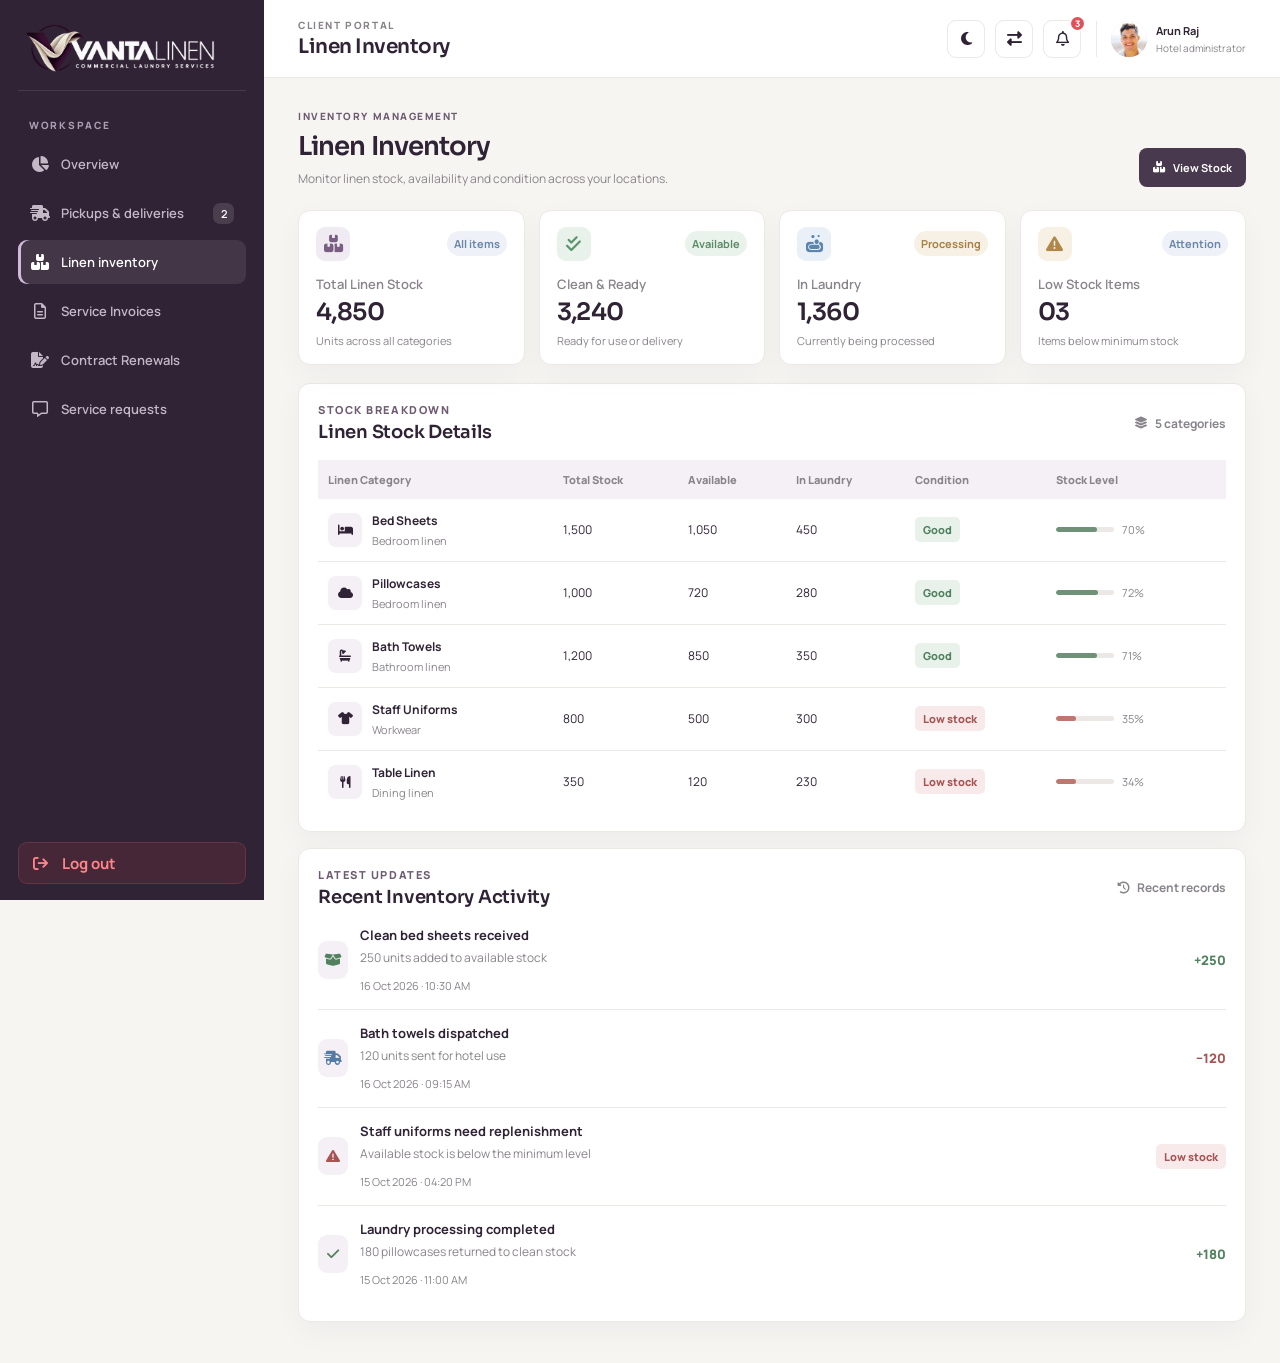
<file: d3.html>
<!doctype html>
<html lang="en" dir="ltr">

<head>
    <meta charset="utf-8">
    <meta name="viewport" content="width=device-width, initial-scale=1">
    <meta name="theme-color" content="#f5f3ee">
    <title>VantaLinen</title>
    <link rel="preconnect" href="https://fonts.googleapis.com">
    <link rel="preconnect" href="https://fonts.gstatic.com" crossorigin>
    <!-- Favicon -->
    <link rel="icon" type="image/png" href="images/favicon.png">
    <link rel="apple-touch-icon" href="images/favicon.png">
    <link
        href="https://fonts.googleapis.com/css2?family=Manrope:wght@400;500;600;700;800&family=Sora:wght@400;500;600;700&display=swap"
        rel="stylesheet">
    <link rel="stylesheet" href="https://cdnjs.cloudflare.com/ajax/libs/font-awesome/6.7.2/css/all.min.css">
    <link rel="stylesheet" href="css/dashboard.css">
    <script src="js/dashboard.js" defer></script>
</head>

<body>
    <div class="dashboard-overlay" data-sidebar-overlay></div>
    <aside class="sidebar" id="dashboardSidebar" aria-label="Dashboard navigation">
        <a class="sidebar-brand" href="index.html" aria-label="VantaLinen home"><img src="images/logo-white.png"
                alt="VantaLinen"></a>
        <div class="sidebar-label">WORKSPACE</div>
        <nav class="sidebar-nav">
            <a class="nav-item" href="dashboard.html" aria-current="page"><i
                    class="fa-solid fa-chart-pie"></i><span>Overview</span></a>
            <a class="nav-item" href="d2.html"><i class="fa-solid fa-truck-fast"></i><span>Pickups &amp;
                    deliveries</span><span class="nav-count">2</span></a>
            <a class="nav-item active" href="d3.html"><i class="fa-solid fa-boxes-stacked"></i><span>Linen
                    inventory</span></a>
            <a class="nav-item" href="d4.html"><i class="fa-regular fa-file-lines"></i><span>Service
                    Invoices</span></a>
            <a class="nav-item" href="d5.html"><i class="fas fa-file-signature"></i><span>Contract Renewals</span></a>
            <a class="nav-item" href="d6.html"><i class="fa-regular fa-message"></i><span>Service requests</span></a>
        </nav>

        <div class="sidebar-bottom">

            <button class="logout-button" type="button" data-logout-open><i
                    class="fa-solid fa-arrow-right-from-bracket"></i><span>Log out</span></button>

        </div>
    </aside>

    <header class="topbar">
        <div class="topbar-start">
            <button class="menu-toggle" type="button" aria-label="Open menu" aria-expanded="false"
                aria-controls="dashboardSidebar" data-menu-toggle><span></span><span></span><span></span></button>
            <div>
                <p class="topbar-kicker">CLIENT PORTAL</p>
                <h1>Linen Inventory</h1>
            </div>
        </div>
        <div class="topbar-actions">
            <button class="header-icon" type="button" data-theme-toggle aria-label="Switch to dark mode"
                title="Dark Mode"><i class="fa-solid fa-moon"></i></button>
            <button class="header-icon" type="button" data-dir-toggle aria-label="Switch to RTL layout"
                title="RTL Mode"><i class="fa-solid fa-right-left"></i></button>
            <div class="notification-wrap">
                <button class="header-icon notification-button" type="button" aria-label="Notifications, 3 unread"
                    aria-expanded="false" data-notification-toggle><i class="fa-regular fa-bell"></i><span
                        class="notification-badge">3</span></button>
                <div class="notification-popover" data-notification-popover hidden>
                    <div class="popover-heading"><strong>Notifications</strong><span>3 new</span></div>
                    <a class="notification-item" href="d2.html"><span class="notice-dot"></span><span><strong>Pickup
                                scheduled</strong><small>Your next collection is tomorrow at 9:00 AM.</small><time>10
                                min ago</time></span></a>
                    <a class="notification-item" href="d4.html"><span
                            class="notice-dot notice-blue"></span><span><strong>Invoice ready</strong><small>Invoice
                                VL-2026-014 is ready to review.</small><time>2 hours ago</time></span></a>
                    <a class="notification-item" href="d6.html"><span
                            class="notice-dot notice-gold"></span><span><strong>Request updated</strong><small>Your
                                service request has been received.</small><time>Yesterday</time></span></a>
                    <a class="all-notifications" href="d6.html">View all notifications <i
                            class="fa-solid fa-arrow-right"></i></a>
                </div>
            </div>
            <button class="profile-button" type="button" data-profile-button aria-label="Open client profile">
                <span class="avatar"><img src="images/client-profile.jpg" alt=""></span><span
                    class="profile-copy"><strong>Arun Raj</strong><small>Hotel
                        administrator</small></span>
            </button>
        </div>
    </header>

    <main class="dashboard-main">

        <!-- SECTION 1: INVENTORY OVERVIEW -->
        <section class="welcome-row">
            <div>
                <p class="section-eyebrow">INVENTORY MANAGEMENT</p>
                <h2>Linen Inventory</h2>
                <p>Monitor linen stock, availability and condition across your locations.</p>
            </div>
            <a href="#stock-details" class="primary-action">
                <i class="fa-solid fa-boxes-stacked"></i> View Stock
            </a>
        </section>

        <section class="stats-grid linen-stats">

            <article class="stat-card">
                <div class="stat-top">
                    <span class="stat-icon stat-purple">
                        <i class="fa-solid fa-boxes-stacked"></i>
                    </span>
                    <span class="stat-status">All items</span>
                </div>
                <p class="stat-label">Total Linen Stock</p>
                <div class="stat-value">4,850</div>
                <p class="stat-note">Units across all categories</p>
            </article>

            <article class="stat-card">
                <div class="stat-top">
                    <span class="stat-icon stat-green">
                        <i class="fa-solid fa-check-double"></i>
                    </span>
                    <span class="stat-trend">Available</span>
                </div>
                <p class="stat-label">Clean &amp; Ready</p>
                <div class="stat-value">3,240</div>
                <p class="stat-note">Ready for use or delivery</p>
            </article>

            <article class="stat-card">
                <div class="stat-top">
                    <span class="stat-icon stat-blue">
                        <i class="fa-solid fa-soap"></i>
                    </span>
                    <span class="stat-neutral">Processing</span>
                </div>
                <p class="stat-label">In Laundry</p>
                <div class="stat-value">1,360</div>
                <p class="stat-note">Currently being processed</p>
            </article>

            <article class="stat-card">
                <div class="stat-top">
                    <span class="stat-icon stat-gold">
                        <i class="fa-solid fa-triangle-exclamation"></i>
                    </span>
                    <span class="stat-status">Attention</span>
                </div>
                <p class="stat-label">Low Stock Items</p>
                <div class="stat-value">03</div>
                <p class="stat-note">Items below minimum stock</p>
            </article>

        </section>

        <!-- SECTION 2: LINEN STOCK DETAILS -->
        <section class="panel linen-stock-panel" id="stock-details">
            <div class="panel-heading">
                <div>
                    <p class="section-eyebrow">STOCK BREAKDOWN</p>
                    <h3>Linen Stock Details</h3>
                </div>
                <span class="schedule-count">
                    <i class="fa-solid fa-layer-group"></i> 5 categories
                </span>
            </div>

            <div class="linen-table-wrap">
                <table class="linen-table">
                    <thead>
                        <tr>
                            <th>Linen Category</th>
                            <th>Total Stock</th>
                            <th>Available</th>
                            <th>In Laundry</th>
                            <th>Condition</th>
                            <th>Stock Level</th>
                        </tr>
                    </thead>
                    <tbody>
                        <tr>
                            <td>
                                <div class="linen-item-name">
                                    <span class="linen-item-icon">
                                        <i class="fa-solid fa-bed"></i>
                                    </span>
                                    <span>Bed Sheets<small>Bedroom linen</small></span>
                                </div>
                            </td>
                            <td>1,500</td>
                            <td>1,050</td>
                            <td>450</td>
                            <td><span class="linen-condition condition-good">Good</span></td>
                            <td>
                                <div class="stock-level">
                                    <div class="stock-track"><span style="width:70%"></span></div>
                                    <small>70%</small>
                                </div>
                            </td>
                        </tr>

                        <tr>
                            <td>
                                <div class="linen-item-name">
                                    <span class="linen-item-icon">
                                        <i class="fa-solid fa-cloud"></i>
                                    </span>
                                    <span>Pillowcases<small>Bedroom linen</small></span>
                                </div>
                            </td>
                            <td>1,000</td>
                            <td>720</td>
                            <td>280</td>
                            <td><span class="linen-condition condition-good">Good</span></td>
                            <td>
                                <div class="stock-level">
                                    <div class="stock-track"><span style="width:72%"></span></div>
                                    <small>72%</small>
                                </div>
                            </td>
                        </tr>

                        <tr>
                            <td>
                                <div class="linen-item-name">
                                    <span class="linen-item-icon">
                                        <i class="fa-solid fa-bath"></i>
                                    </span>
                                    <span>Bath Towels<small>Bathroom linen</small></span>
                                </div>
                            </td>
                            <td>1,200</td>
                            <td>850</td>
                            <td>350</td>
                            <td><span class="linen-condition condition-good">Good</span></td>
                            <td>
                                <div class="stock-level">
                                    <div class="stock-track"><span style="width:71%"></span></div>
                                    <small>71%</small>
                                </div>
                            </td>
                        </tr>

                        <tr>
                            <td>
                                <div class="linen-item-name">
                                    <span class="linen-item-icon">
                                        <i class="fa-solid fa-shirt"></i>
                                    </span>
                                    <span>Staff Uniforms<small>Workwear</small></span>
                                </div>
                            </td>
                            <td>800</td>
                            <td>500</td>
                            <td>300</td>
                            <td><span class="linen-condition condition-low">Low stock</span></td>
                            <td>
                                <div class="stock-level">
                                    <div class="stock-track"><span class="stock-low" style="width:35%"></span></div>
                                    <small>35%</small>
                                </div>
                            </td>
                        </tr>

                        <tr>
                            <td>
                                <div class="linen-item-name">
                                    <span class="linen-item-icon">
                                        <i class="fa-solid fa-utensils"></i>
                                    </span>
                                    <span>Table Linen<small>Dining linen</small></span>
                                </div>
                            </td>
                            <td>350</td>
                            <td>120</td>
                            <td>230</td>
                            <td><span class="linen-condition condition-low">Low stock</span></td>
                            <td>
                                <div class="stock-level">
                                    <div class="stock-track"><span class="stock-low" style="width:34%"></span></div>
                                    <small>34%</small>
                                </div>
                            </td>
                        </tr>
                    </tbody>
                </table>
            </div>
        </section>

        <!-- SECTION 3: RECENT INVENTORY ACTIVITY -->
        <section class="panel linen-activity-panel">
            <div class="panel-heading">
                <div>
                    <p class="section-eyebrow">LATEST UPDATES</p>
                    <h3>Recent Inventory Activity</h3>
                </div>
                <span class="history-label">
                    <i class="fa-solid fa-clock-rotate-left"></i> Recent records
                </span>
            </div>

            <div class="linen-activity-list">

                <article class="linen-activity-item">
                    <span class="activity-icon activity-received">
                        <i class="fa-solid fa-box-open"></i>
                    </span>
                    <div class="linen-activity-info">
                        <strong>Clean bed sheets received</strong>
                        <p>250 units added to available stock</p>
                        <small>16 Oct 2026 · 10:30 AM</small>
                    </div>
                    <span class="activity-quantity quantity-positive">+250</span>
                </article>

                <article class="linen-activity-item">
                    <span class="activity-icon activity-dispatched">
                        <i class="fa-solid fa-truck-fast"></i>
                    </span>
                    <div class="linen-activity-info">
                        <strong>Bath towels dispatched</strong>
                        <p>120 units sent for hotel use</p>
                        <small>16 Oct 2026 · 09:15 AM</small>
                    </div>
                    <span class="activity-quantity quantity-negative">−120</span>
                </article>

                <article class="linen-activity-item">
                    <span class="activity-icon activity-warning">
                        <i class="fa-solid fa-triangle-exclamation"></i>
                    </span>
                    <div class="linen-activity-info">
                        <strong>Staff uniforms need replenishment</strong>
                        <p>Available stock is below the minimum level</p>
                        <small>15 Oct 2026 · 04:20 PM</small>
                    </div>
                    <span class="linen-condition condition-low">Low stock</span>
                </article>

                <article class="linen-activity-item">
                    <span class="activity-icon activity-received">
                        <i class="fa-solid fa-check"></i>
                    </span>
                    <div class="linen-activity-info">
                        <strong>Laundry processing completed</strong>
                        <p>180 pillowcases returned to clean stock</p>
                        <small>15 Oct 2026 · 11:00 AM</small>
                    </div>
                    <span class="activity-quantity quantity-positive">+180</span>
                </article>

            </div>
        </section>

    </main>


    <div class="modal-backdrop" data-logout-modal hidden>
        <section class="confirm-card" role="dialog" aria-modal="true" aria-labelledby="logout-title"
            aria-describedby="logout-copy">
            <span class="confirm-icon"><i class="fa-solid fa-arrow-right-from-bracket"></i></span>
            <h2 id="logout-title">Log out of your account?</h2>
            <p id="logout-copy">Are you sure you want to leave your client dashboard?</p>
            <div class="confirm-actions"><button class="cancel-button" type="button" data-logout-cancel>No,
                    stay</button><button class="confirm-logout" type="button" data-logout-confirm>Yes, log out</button>
            </div>
        </section>
    </div>
</body>

</html>
</file>
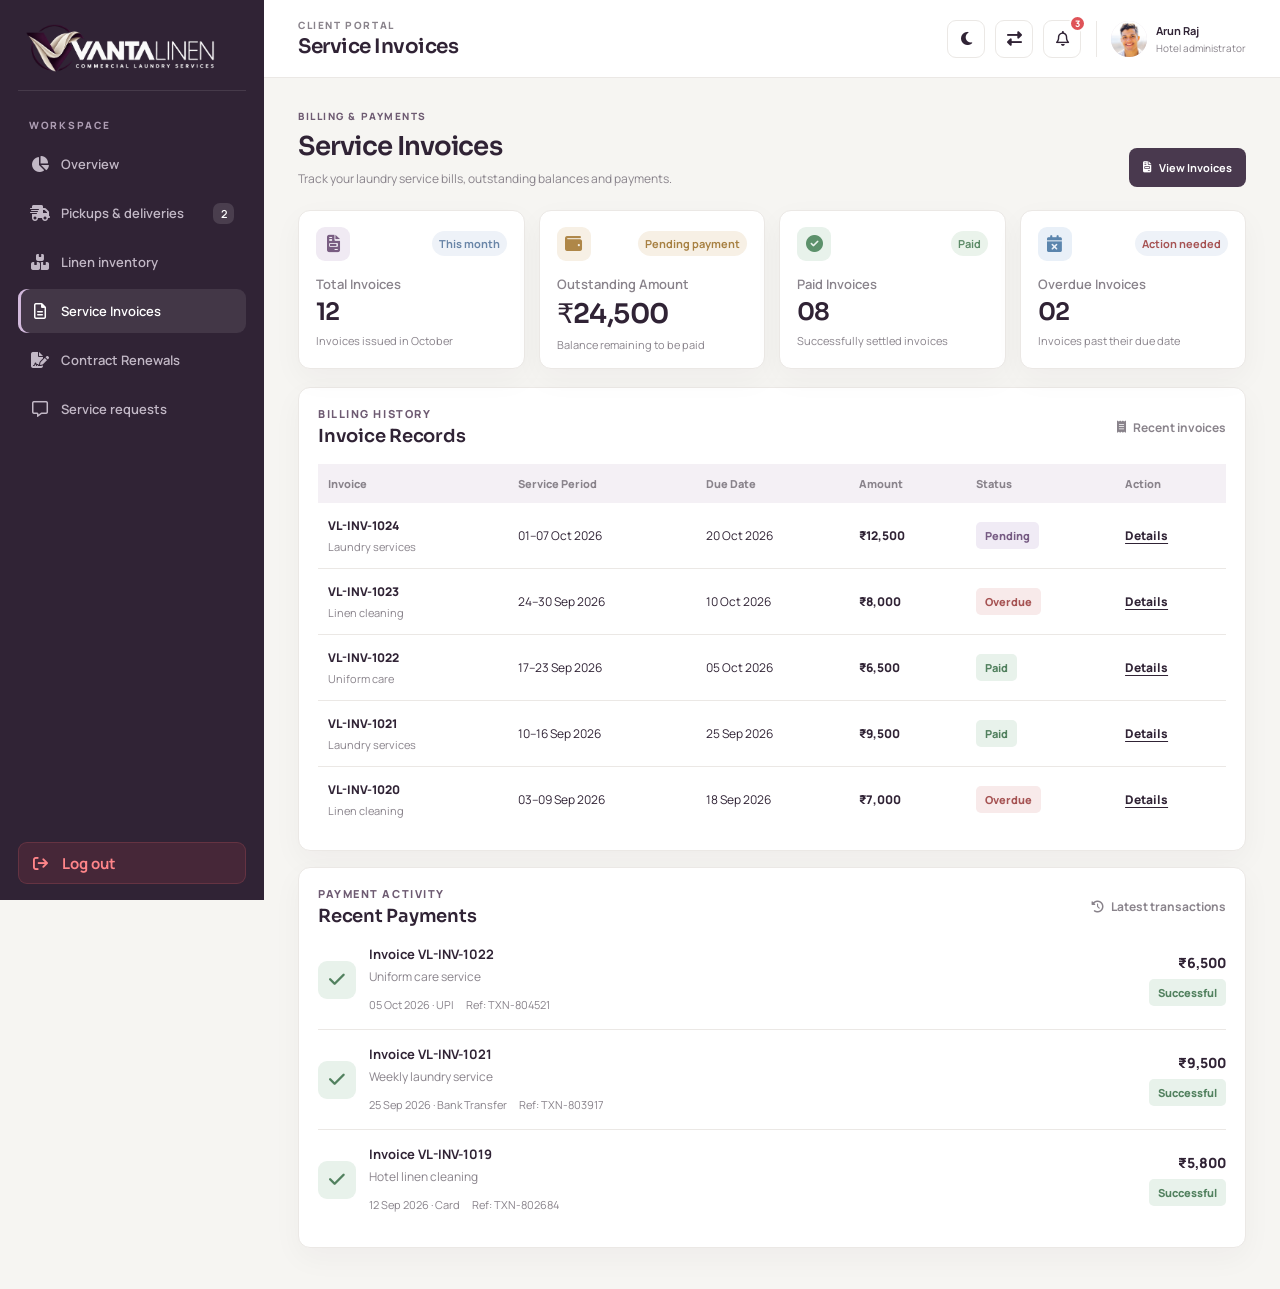
<file: d4.html>
<!doctype html>
<html lang="en" dir="ltr">

<head>
    <meta charset="utf-8">
    <meta name="viewport" content="width=device-width, initial-scale=1">
    <meta name="theme-color" content="#f5f3ee">
    <title>VantaLinen</title>
    <link rel="preconnect" href="https://fonts.googleapis.com">
    <link rel="preconnect" href="https://fonts.gstatic.com" crossorigin>
    <!-- Favicon -->
    <link rel="icon" type="image/png" href="images/favicon.png">
    <link rel="apple-touch-icon" href="images/favicon.png">
    <link
        href="https://fonts.googleapis.com/css2?family=Manrope:wght@400;500;600;700;800&family=Sora:wght@400;500;600;700&display=swap"
        rel="stylesheet">
    <link rel="stylesheet" href="https://cdnjs.cloudflare.com/ajax/libs/font-awesome/6.7.2/css/all.min.css">
    <link rel="stylesheet" href="css/dashboard.css">
    <script src="js/dashboard.js" defer></script>
</head>

<body>
    <div class="dashboard-overlay" data-sidebar-overlay></div>
    <aside class="sidebar" id="dashboardSidebar" aria-label="Dashboard navigation">
        <a class="sidebar-brand" href="index.html" aria-label="VantaLinen home"><img src="images/logo-white.png"
                alt="VantaLinen"></a>
        <div class="sidebar-label">WORKSPACE</div>
        <nav class="sidebar-nav">
            <a class="nav-item" href="dashboard.html" aria-current="page"><i
                    class="fa-solid fa-chart-pie"></i><span>Overview</span></a>
            <a class="nav-item" href="d2.html"><i class="fa-solid fa-truck-fast"></i><span>Pickups &amp;
                    deliveries</span><span class="nav-count">2</span></a>
            <a class="nav-item" href="d3.html"><i class="fa-solid fa-boxes-stacked"></i><span>Linen
                    inventory</span></a>
            <a class="nav-item active" href="d4.html"><i class="fa-regular fa-file-lines"></i><span>Service
                    Invoices</span></a>
            <a class="nav-item" href="d5.html"><i class="fas fa-file-signature"></i><span>Contract Renewals</span></a>
            <a class="nav-item" href="d6.html"><i class="fa-regular fa-message"></i><span>Service requests</span></a>
        </nav>

        <div class="sidebar-bottom">

            <button class="logout-button" type="button" data-logout-open><i
                    class="fa-solid fa-arrow-right-from-bracket"></i><span>Log out</span></button>

        </div>
    </aside>

    <header class="topbar">
        <div class="topbar-start">
            <button class="menu-toggle" type="button" aria-label="Open menu" aria-expanded="false"
                aria-controls="dashboardSidebar" data-menu-toggle><span></span><span></span><span></span></button>
            <div>
                <p class="topbar-kicker">CLIENT PORTAL</p>
                <h1>Service Invoices</h1>
            </div>
        </div>
        <div class="topbar-actions">
            <button class="header-icon" type="button" data-theme-toggle aria-label="Switch to dark mode"
                title="Dark Mode"><i class="fa-solid fa-moon"></i></button>
            <button class="header-icon" type="button" data-dir-toggle aria-label="Switch to RTL layout"
                title="RTL Mode"><i class="fa-solid fa-right-left"></i></button>
            <div class="notification-wrap">
                <button class="header-icon notification-button" type="button" aria-label="Notifications, 3 unread"
                    aria-expanded="false" data-notification-toggle><i class="fa-regular fa-bell"></i><span
                        class="notification-badge">3</span></button>
                <div class="notification-popover" data-notification-popover hidden>
                    <div class="popover-heading"><strong>Notifications</strong><span>3 new</span></div>
                    <a class="notification-item" href="d2.html"><span class="notice-dot"></span><span><strong>Pickup
                                scheduled</strong><small>Your next collection is tomorrow at 9:00 AM.</small><time>10
                                min ago</time></span></a>
                    <a class="notification-item" href="d4.html"><span
                            class="notice-dot notice-blue"></span><span><strong>Invoice ready</strong><small>Invoice
                                VL-2026-014 is ready to review.</small><time>2 hours ago</time></span></a>
                    <a class="notification-item" href="d6.html"><span
                            class="notice-dot notice-gold"></span><span><strong>Request updated</strong><small>Your
                                service request has been received.</small><time>Yesterday</time></span></a>
                    <a class="all-notifications" href="d6.html">View all notifications <i
                            class="fa-solid fa-arrow-right"></i></a>
                </div>
            </div>
            <button class="profile-button" type="button" data-profile-button aria-label="Open client profile">
                <span class="avatar"><img src="images/client-profile.jpg" alt=""></span><span
                    class="profile-copy"><strong>Arun Raj</strong><small>Hotel
                        administrator</small></span>
            </button>
        </div>
    </header>


    <main class="dashboard-main">

        <!-- SECTION 1: INVOICE OVERVIEW -->
        <section class="welcome-row">
            <div>
                <p class="section-eyebrow">BILLING &amp; PAYMENTS</p>
                <h2>Service Invoices</h2>
                <p>Track your laundry service bills, outstanding balances and payments.</p>
            </div>
            <a href="#invoice-records" class="primary-action">
                <i class="fa-solid fa-file-invoice"></i> View Invoices
            </a>
        </section>

        <section class="stats-grid invoice-stats">

            <article class="stat-card">
                <div class="stat-top">
                    <span class="stat-icon stat-purple">
                        <i class="fa-solid fa-file-invoice"></i>
                    </span>
                    <span class="stat-status">This month</span>
                </div>
                <p class="stat-label">Total Invoices</p>
                <div class="stat-value">12</div>
                <p class="stat-note">Invoices issued in October</p>
            </article>

            <article class="stat-card">
                <div class="stat-top">
                    <span class="stat-icon stat-gold">
                        <i class="fa-solid fa-wallet"></i>
                    </span>
                    <span class="stat-neutral">Pending payment</span>
                </div>
                <p class="stat-label">Outstanding Amount</p>
                <div class="stat-value invoice-amount">₹24,500</div>
                <p class="stat-note">Balance remaining to be paid</p>
            </article>

            <article class="stat-card">
                <div class="stat-top">
                    <span class="stat-icon stat-green">
                        <i class="fa-solid fa-circle-check"></i>
                    </span>
                    <span class="stat-trend">Paid</span>
                </div>
                <p class="stat-label">Paid Invoices</p>
                <div class="stat-value">08</div>
                <p class="stat-note">Successfully settled invoices</p>
            </article>

            <article class="stat-card">
                <div class="stat-top">
                    <span class="stat-icon stat-blue">
                        <i class="fa-solid fa-calendar-xmark"></i>
                    </span>
                    <span class="stat-status invoice-overdue-label">Action needed</span>
                </div>
                <p class="stat-label">Overdue Invoices</p>
                <div class="stat-value">02</div>
                <p class="stat-note">Invoices past their due date</p>
            </article>

        </section>

        <!-- SECTION 2: INVOICE RECORDS -->
        <section class="panel invoice-records-panel" id="invoice-records">

            <div class="panel-heading">
                <div>
                    <p class="section-eyebrow">BILLING HISTORY</p>
                    <h3>Invoice Records</h3>
                </div>
                <span class="schedule-count">
                    <i class="fa-solid fa-receipt"></i> Recent invoices
                </span>
            </div>

            <div class="invoice-table-wrap">
                <table class="invoice-table">
                    <thead>
                        <tr>
                            <th>Invoice</th>
                            <th>Service Period</th>
                            <th>Due Date</th>
                            <th>Amount</th>
                            <th>Status</th>
                            <th>Action</th>
                        </tr>
                    </thead>

                    <tbody>
                        <tr>
                            <td>
                                <strong class="invoice-number">VL-INV-1024</strong>
                                <small class="invoice-subtext">Laundry services</small>
                            </td>
                            <td>01–07 Oct 2026</td>
                            <td>20 Oct 2026</td>
                            <td class="invoice-price">₹12,500</td>
                            <td>
                                <span class="invoice-status invoice-pending">Pending</span>
                            </td>
                            <td>
                                <a href="#recent-payments" class="invoice-action">Details</a>
                            </td>
                        </tr>

                        <tr>
                            <td>
                                <strong class="invoice-number">VL-INV-1023</strong>
                                <small class="invoice-subtext">Linen cleaning</small>
                            </td>
                            <td>24–30 Sep 2026</td>
                            <td>10 Oct 2026</td>
                            <td class="invoice-price">₹8,000</td>
                            <td>
                                <span class="invoice-status invoice-overdue">Overdue</span>
                            </td>
                            <td>
                                <a href="#recent-payments" class="invoice-action">Details</a>
                            </td>
                        </tr>

                        <tr>
                            <td>
                                <strong class="invoice-number">VL-INV-1022</strong>
                                <small class="invoice-subtext">Uniform care</small>
                            </td>
                            <td>17–23 Sep 2026</td>
                            <td>05 Oct 2026</td>
                            <td class="invoice-price">₹6,500</td>
                            <td>
                                <span class="invoice-status invoice-paid">Paid</span>
                            </td>
                            <td>
                                <a href="#recent-payments" class="invoice-action">Details</a>
                            </td>
                        </tr>

                        <tr>
                            <td>
                                <strong class="invoice-number">VL-INV-1021</strong>
                                <small class="invoice-subtext">Laundry services</small>
                            </td>
                            <td>10–16 Sep 2026</td>
                            <td>25 Sep 2026</td>
                            <td class="invoice-price">₹9,500</td>
                            <td>
                                <span class="invoice-status invoice-paid">Paid</span>
                            </td>
                            <td>
                                <a href="#recent-payments" class="invoice-action">Details</a>
                            </td>
                        </tr>

                        <tr>
                            <td>
                                <strong class="invoice-number">VL-INV-1020</strong>
                                <small class="invoice-subtext">Linen cleaning</small>
                            </td>
                            <td>03–09 Sep 2026</td>
                            <td>18 Sep 2026</td>
                            <td class="invoice-price">₹7,000</td>
                            <td>
                                <span class="invoice-status invoice-overdue">Overdue</span>
                            </td>
                            <td>
                                <a href="#recent-payments" class="invoice-action">Details</a>
                            </td>
                        </tr>
                    </tbody>
                </table>
            </div>

        </section>

        <!-- SECTION 3: RECENT PAYMENTS -->
        <section class="panel recent-payments-panel" id="recent-payments">

            <div class="panel-heading">
                <div>
                    <p class="section-eyebrow">PAYMENT ACTIVITY</p>
                    <h3>Recent Payments</h3>
                </div>
                <span class="history-label">
                    <i class="fa-solid fa-clock-rotate-left"></i> Latest transactions
                </span>
            </div>

            <div class="payment-list">

                <article class="payment-item">
                    <span class="payment-icon payment-success">
                        <i class="fa-solid fa-check"></i>
                    </span>

                    <div class="payment-info">
                        <strong>Invoice VL-INV-1022</strong>
                        <p>Uniform care service</p>
                        <small>05 Oct 2026 · UPI</small>
                        <small class="payment-reference">Ref: TXN-804521</small>
                    </div>

                    <div class="payment-amount">
                        <strong>₹6,500</strong>
                        <span class="invoice-status invoice-paid">Successful</span>
                    </div>
                </article>

                <article class="payment-item">
                    <span class="payment-icon payment-success">
                        <i class="fa-solid fa-check"></i>
                    </span>

                    <div class="payment-info">
                        <strong>Invoice VL-INV-1021</strong>
                        <p>Weekly laundry service</p>
                        <small>25 Sep 2026 · Bank Transfer</small>
                        <small class="payment-reference">Ref: TXN-803917</small>
                    </div>

                    <div class="payment-amount">
                        <strong>₹9,500</strong>
                        <span class="invoice-status invoice-paid">Successful</span>
                    </div>
                </article>

                <article class="payment-item">
                    <span class="payment-icon payment-success">
                        <i class="fa-solid fa-check"></i>
                    </span>

                    <div class="payment-info">
                        <strong>Invoice VL-INV-1019</strong>
                        <p>Hotel linen cleaning</p>
                        <small>12 Sep 2026 · Card</small>
                        <small class="payment-reference">Ref: TXN-802684</small>
                    </div>

                    <div class="payment-amount">
                        <strong>₹5,800</strong>
                        <span class="invoice-status invoice-paid">Successful</span>
                    </div>
                </article>

            </div>

        </section>

    </main>


    <div class="modal-backdrop" data-logout-modal hidden>
        <section class="confirm-card" role="dialog" aria-modal="true" aria-labelledby="logout-title"
            aria-describedby="logout-copy">
            <span class="confirm-icon"><i class="fa-solid fa-arrow-right-from-bracket"></i></span>
            <h2 id="logout-title">Log out of your account?</h2>
            <p id="logout-copy">Are you sure you want to leave your client dashboard?</p>
            <div class="confirm-actions"><button class="cancel-button" type="button" data-logout-cancel>No,
                    stay</button><button class="confirm-logout" type="button" data-logout-confirm>Yes, log out</button>
            </div>
        </section>
    </div>
</body>

</html>
</file>
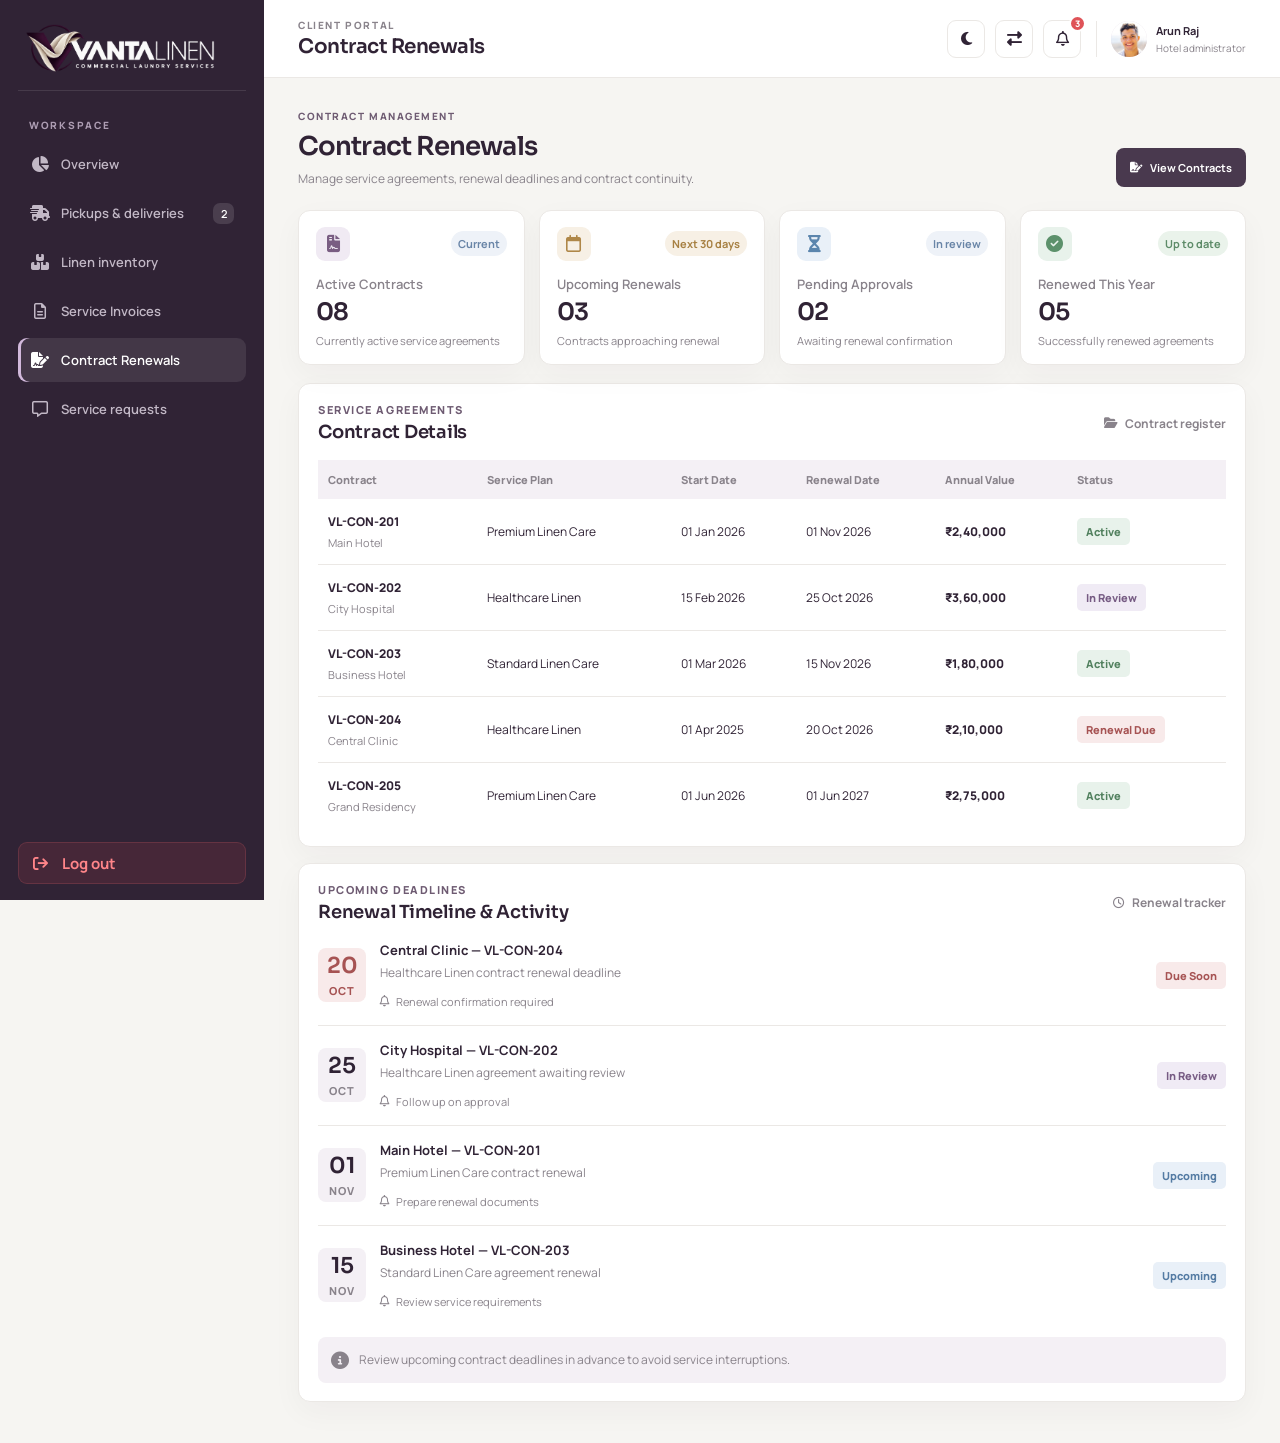
<file: d5.html>
<!doctype html>
<html lang="en" dir="ltr">

<head>
    <meta charset="utf-8">
    <meta name="viewport" content="width=device-width, initial-scale=1">
    <meta name="theme-color" content="#f5f3ee">
    <title>VantaLinen</title>
    <link rel="preconnect" href="https://fonts.googleapis.com">
    <link rel="preconnect" href="https://fonts.gstatic.com" crossorigin>
    <!-- Favicon -->
    <link rel="icon" type="image/png" href="images/favicon.png">
    <link rel="apple-touch-icon" href="images/favicon.png">
    <link
        href="https://fonts.googleapis.com/css2?family=Manrope:wght@400;500;600;700;800&family=Sora:wght@400;500;600;700&display=swap"
        rel="stylesheet">
    <link rel="stylesheet" href="https://cdnjs.cloudflare.com/ajax/libs/font-awesome/6.7.2/css/all.min.css">
    <link rel="stylesheet" href="css/dashboard.css">
    <script src="js/dashboard.js" defer></script>
</head>

<body>
    <div class="dashboard-overlay" data-sidebar-overlay></div>
    <aside class="sidebar" id="dashboardSidebar" aria-label="Dashboard navigation">
        <a class="sidebar-brand" href="index.html" aria-label="VantaLinen home"><img src="images/logo-white.png"
                alt="VantaLinen"></a>
        <div class="sidebar-label">WORKSPACE</div>
        <nav class="sidebar-nav">
            <a class="nav-item" href="dashboard.html" aria-current="page"><i
                    class="fa-solid fa-chart-pie"></i><span>Overview</span></a>
            <a class="nav-item" href="d2.html"><i class="fa-solid fa-truck-fast"></i><span>Pickups &amp;
                    deliveries</span><span class="nav-count">2</span></a>
            <a class="nav-item" href="d3.html"><i class="fa-solid fa-boxes-stacked"></i><span>Linen
                    inventory</span></a>
            <a class="nav-item" href="d4.html"><i class="fa-regular fa-file-lines"></i><span>Service
                    Invoices</span></a>
            <a class="nav-item active" href="d5.html"><i class="fas fa-file-signature"></i><span>Contract
                    Renewals</span></a>
            <a class="nav-item" href="d6.html"><i class="fa-regular fa-message"></i><span>Service requests</span></a>
        </nav>

        <div class="sidebar-bottom">

            <button class="logout-button" type="button" data-logout-open><i
                    class="fa-solid fa-arrow-right-from-bracket"></i><span>Log out</span></button>

        </div>
    </aside>

    <header class="topbar">
        <div class="topbar-start">
            <button class="menu-toggle" type="button" aria-label="Open menu" aria-expanded="false"
                aria-controls="dashboardSidebar" data-menu-toggle><span></span><span></span><span></span></button>
            <div>
                <p class="topbar-kicker">CLIENT PORTAL</p>
                <h1>Contract Renewals</h1>
            </div>
        </div>
        <div class="topbar-actions">
            <button class="header-icon" type="button" data-theme-toggle aria-label="Switch to dark mode"
                title="Dark Mode"><i class="fa-solid fa-moon"></i></button>
            <button class="header-icon" type="button" data-dir-toggle aria-label="Switch to RTL layout"
                title="RTL Mode"><i class="fa-solid fa-right-left"></i></button>
            <div class="notification-wrap">
                <button class="header-icon notification-button" type="button" aria-label="Notifications, 3 unread"
                    aria-expanded="false" data-notification-toggle><i class="fa-regular fa-bell"></i><span
                        class="notification-badge">3</span></button>
                <div class="notification-popover" data-notification-popover hidden>
                    <div class="popover-heading"><strong>Notifications</strong><span>3 new</span></div>
                    <a class="notification-item" href="d2.html"><span class="notice-dot"></span><span><strong>Pickup
                                scheduled</strong><small>Your next collection is tomorrow at 9:00 AM.</small><time>10
                                min ago</time></span></a>
                    <a class="notification-item" href="d4.html"><span
                            class="notice-dot notice-blue"></span><span><strong>Invoice ready</strong><small>Invoice
                                VL-2026-014 is ready to review.</small><time>2 hours ago</time></span></a>
                    <a class="notification-item" href="d6.html"><span
                            class="notice-dot notice-gold"></span><span><strong>Request updated</strong><small>Your
                                service request has been received.</small><time>Yesterday</time></span></a>
                    <a class="all-notifications" href="d6.html">View all notifications <i
                            class="fa-solid fa-arrow-right"></i></a>
                </div>
            </div>
            <button class="profile-button" type="button" data-profile-button aria-label="Open client profile">
                <span class="avatar"><img src="images/client-profile.jpg" alt=""></span><span
                    class="profile-copy"><strong>Arun Raj</strong><small>Hotel
                        administrator</small></span>
            </button>
        </div>
    </header>


    <main class="dashboard-main">

        <!-- SECTION 1: RENEWAL OVERVIEW -->
        <section class="welcome-row">
            <div>
                <p class="section-eyebrow">CONTRACT MANAGEMENT</p>
                <h2>Contract Renewals</h2>
                <p>Manage service agreements, renewal deadlines and contract continuity.</p>
            </div>
            <a href="#contract-details" class="primary-action">
                <i class="fa-solid fa-file-signature"></i> View Contracts
            </a>
        </section>

        <section class="stats-grid renewal-stats">

            <article class="stat-card">
                <div class="stat-top">
                    <span class="stat-icon stat-purple">
                        <i class="fa-solid fa-file-contract"></i>
                    </span>
                    <span class="stat-status">Current</span>
                </div>
                <p class="stat-label">Active Contracts</p>
                <div class="stat-value">08</div>
                <p class="stat-note">Currently active service agreements</p>
            </article>

            <article class="stat-card">
                <div class="stat-top">
                    <span class="stat-icon stat-gold">
                        <i class="fa-regular fa-calendar"></i>
                    </span>
                    <span class="stat-neutral">Next 30 days</span>
                </div>
                <p class="stat-label">Upcoming Renewals</p>
                <div class="stat-value">03</div>
                <p class="stat-note">Contracts approaching renewal</p>
            </article>

            <article class="stat-card">
                <div class="stat-top">
                    <span class="stat-icon stat-blue">
                        <i class="fa-solid fa-hourglass-half"></i>
                    </span>
                    <span class="stat-status">In review</span>
                </div>
                <p class="stat-label">Pending Approvals</p>
                <div class="stat-value">02</div>
                <p class="stat-note">Awaiting renewal confirmation</p>
            </article>

            <article class="stat-card">
                <div class="stat-top">
                    <span class="stat-icon stat-green">
                        <i class="fa-solid fa-circle-check"></i>
                    </span>
                    <span class="stat-trend">Up to date</span>
                </div>
                <p class="stat-label">Renewed This Year</p>
                <div class="stat-value">05</div>
                <p class="stat-note">Successfully renewed agreements</p>
            </article>

        </section>

        <!-- SECTION 2: CONTRACT DETAILS -->
        <section class="panel contract-details-panel" id="contract-details">

            <div class="panel-heading">
                <div>
                    <p class="section-eyebrow">SERVICE AGREEMENTS</p>
                    <h3>Contract Details</h3>
                </div>
                <span class="schedule-count">
                    <i class="fa-solid fa-folder-open"></i> Contract register
                </span>
            </div>

            <div class="contract-table-wrap">
                <table class="contract-table">
                    <thead>
                        <tr>
                            <th>Contract</th>
                            <th>Service Plan</th>
                            <th>Start Date</th>
                            <th>Renewal Date</th>
                            <th>Annual Value</th>
                            <th>Status</th>
                        </tr>
                    </thead>

                    <tbody>
                        <tr>
                            <td>
                                <strong>VL-CON-201</strong>
                                <small class="contract-subtext">Main Hotel</small>
                            </td>
                            <td>Premium Linen Care</td>
                            <td>01 Jan 2026</td>
                            <td>01 Nov 2026</td>
                            <td class="contract-value">₹2,40,000</td>
                            <td><span class="contract-status contract-active">Active</span></td>
                        </tr>

                        <tr>
                            <td>
                                <strong>VL-CON-202</strong>
                                <small class="contract-subtext">City Hospital</small>
                            </td>
                            <td>Healthcare Linen</td>
                            <td>15 Feb 2026</td>
                            <td>25 Oct 2026</td>
                            <td class="contract-value">₹3,60,000</td>
                            <td><span class="contract-status contract-review">In Review</span></td>
                        </tr>

                        <tr>
                            <td>
                                <strong>VL-CON-203</strong>
                                <small class="contract-subtext">Business Hotel</small>
                            </td>
                            <td>Standard Linen Care</td>
                            <td>01 Mar 2026</td>
                            <td>15 Nov 2026</td>
                            <td class="contract-value">₹1,80,000</td>
                            <td><span class="contract-status contract-active">Active</span></td>
                        </tr>

                        <tr>
                            <td>
                                <strong>VL-CON-204</strong>
                                <small class="contract-subtext">Central Clinic</small>
                            </td>
                            <td>Healthcare Linen</td>
                            <td>01 Apr 2025</td>
                            <td>20 Oct 2026</td>
                            <td class="contract-value">₹2,10,000</td>
                            <td><span class="contract-status contract-due">Renewal Due</span></td>
                        </tr>

                        <tr>
                            <td>
                                <strong>VL-CON-205</strong>
                                <small class="contract-subtext">Grand Residency</small>
                            </td>
                            <td>Premium Linen Care</td>
                            <td>01 Jun 2026</td>
                            <td>01 Jun 2027</td>
                            <td class="contract-value">₹2,75,000</td>
                            <td><span class="contract-status contract-active">Active</span></td>
                        </tr>
                    </tbody>
                </table>
            </div>

        </section>

        <!-- SECTION 3: RENEWAL TIMELINE & ACTIVITY -->
        <section class="panel renewal-activity-panel">

            <div class="panel-heading">
                <div>
                    <p class="section-eyebrow">UPCOMING DEADLINES</p>
                    <h3>Renewal Timeline &amp; Activity</h3>
                </div>
                <span class="history-label">
                    <i class="fa-regular fa-clock"></i> Renewal tracker
                </span>
            </div>

            <div class="renewal-timeline">

                <article class="renewal-timeline-item">
                    <div class="renewal-date-box renewal-date-urgent">
                        <strong>20</strong>
                        <span>OCT</span>
                    </div>

                    <div class="renewal-item-info">
                        <strong>Central Clinic — VL-CON-204</strong>
                        <p>Healthcare Linen contract renewal deadline</p>
                        <small><i class="fa-regular fa-bell"></i> Renewal confirmation required</small>
                    </div>

                    <span class="contract-status contract-due">Due Soon</span>
                </article>

                <article class="renewal-timeline-item">
                    <div class="renewal-date-box">
                        <strong>25</strong>
                        <span>OCT</span>
                    </div>

                    <div class="renewal-item-info">
                        <strong>City Hospital — VL-CON-202</strong>
                        <p>Healthcare Linen agreement awaiting review</p>
                        <small><i class="fa-regular fa-bell"></i> Follow up on approval</small>
                    </div>

                    <span class="contract-status contract-review">In Review</span>
                </article>

                <article class="renewal-timeline-item">
                    <div class="renewal-date-box">
                        <strong>01</strong>
                        <span>NOV</span>
                    </div>

                    <div class="renewal-item-info">
                        <strong>Main Hotel — VL-CON-201</strong>
                        <p>Premium Linen Care contract renewal</p>
                        <small><i class="fa-regular fa-bell"></i> Prepare renewal documents</small>
                    </div>

                    <span class="contract-status contract-upcoming">Upcoming</span>
                </article>

                <article class="renewal-timeline-item">
                    <div class="renewal-date-box">
                        <strong>15</strong>
                        <span>NOV</span>
                    </div>

                    <div class="renewal-item-info">
                        <strong>Business Hotel — VL-CON-203</strong>
                        <p>Standard Linen Care agreement renewal</p>
                        <small><i class="fa-regular fa-bell"></i> Review service requirements</small>
                    </div>

                    <span class="contract-status contract-upcoming">Upcoming</span>
                </article>

            </div>

            <div class="renewal-note">
                <i class="fa-solid fa-circle-info"></i>
                <p>Review upcoming contract deadlines in advance to avoid service interruptions.</p>
            </div>

        </section>

    </main>


    <div class="modal-backdrop" data-logout-modal hidden>
        <section class="confirm-card" role="dialog" aria-modal="true" aria-labelledby="logout-title"
            aria-describedby="logout-copy">
            <span class="confirm-icon"><i class="fa-solid fa-arrow-right-from-bracket"></i></span>
            <h2 id="logout-title">Log out of your account?</h2>
            <p id="logout-copy">Are you sure you want to leave your client dashboard?</p>
            <div class="confirm-actions"><button class="cancel-button" type="button" data-logout-cancel>No,
                    stay</button><button class="confirm-logout" type="button" data-logout-confirm>Yes, log out</button>
            </div>
        </section>
    </div>
</body>

</html>
</file>
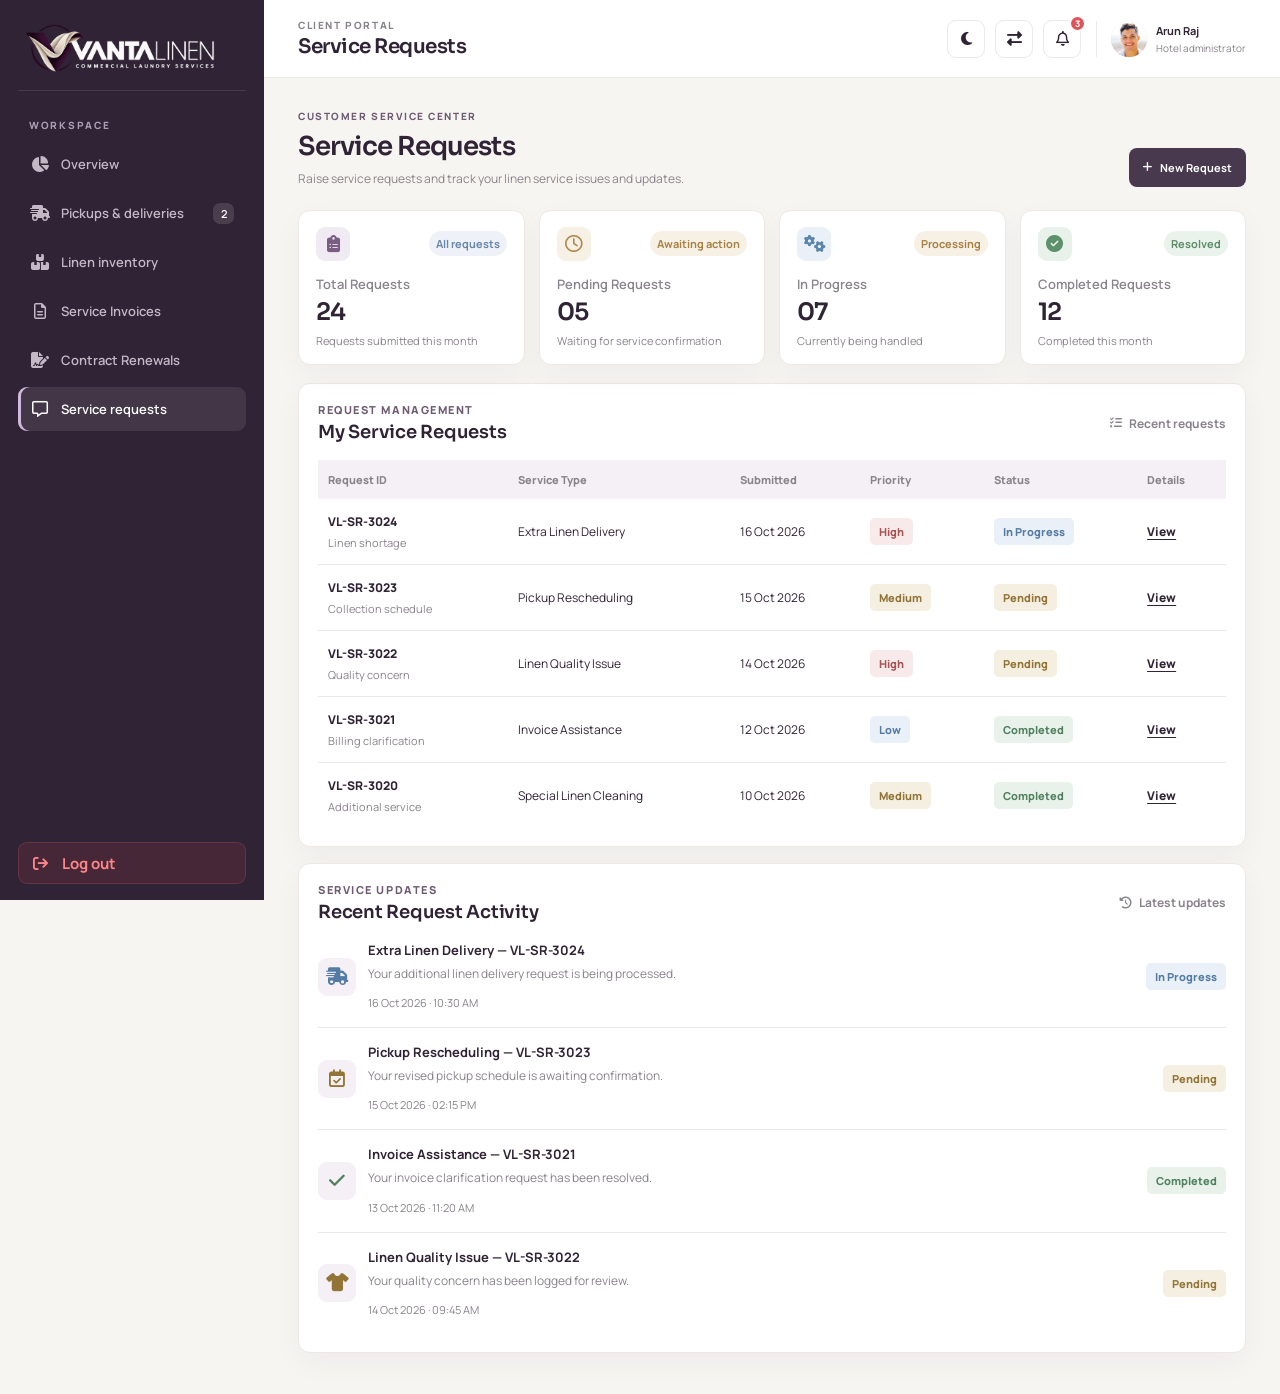
<file: d6.html>
<!doctype html>
<html lang="en" dir="ltr">

<head>
    <meta charset="utf-8">
    <meta name="viewport" content="width=device-width, initial-scale=1">
    <meta name="theme-color" content="#f5f3ee">
    <title>VantaLinen</title>
    <link rel="preconnect" href="https://fonts.googleapis.com">
    <link rel="preconnect" href="https://fonts.gstatic.com" crossorigin>
    <!-- Favicon -->
    <link rel="icon" type="image/png" href="images/favicon.png">
    <link rel="apple-touch-icon" href="images/favicon.png">
    <link
        href="https://fonts.googleapis.com/css2?family=Manrope:wght@400;500;600;700;800&family=Sora:wght@400;500;600;700&display=swap"
        rel="stylesheet">
    <link rel="stylesheet" href="https://cdnjs.cloudflare.com/ajax/libs/font-awesome/6.7.2/css/all.min.css">
    <link rel="stylesheet" href="css/dashboard.css">
    <script src="js/dashboard.js" defer></script>
</head>

<body>
    <div class="dashboard-overlay" data-sidebar-overlay></div>
    <aside class="sidebar" id="dashboardSidebar" aria-label="Dashboard navigation">
        <a class="sidebar-brand" href="index.html" aria-label="VantaLinen home"><img src="images/logo-white.png"
                alt="VantaLinen"></a>
        <div class="sidebar-label">WORKSPACE</div>
        <nav class="sidebar-nav">
            <a class="nav-item" href="dashboard.html" aria-current="page"><i
                    class="fa-solid fa-chart-pie"></i><span>Overview</span></a>
            <a class="nav-item" href="d2.html"><i class="fa-solid fa-truck-fast"></i><span>Pickups &amp;
                    deliveries</span><span class="nav-count">2</span></a>
            <a class="nav-item" href="d3.html"><i class="fa-solid fa-boxes-stacked"></i><span>Linen
                    inventory</span></a>
            <a class="nav-item" href="d4.html"><i class="fa-regular fa-file-lines"></i><span>Service
                    Invoices</span></a>
            <a class="nav-item" href="d5.html"><i class="fas fa-file-signature"></i><span>Contract Renewals</span></a>
            <a class="nav-item active" href="d6.html"><i class="fa-regular fa-message"></i><span>Service
                    requests</span></a>
        </nav>

        <div class="sidebar-bottom">

            <button class="logout-button" type="button" data-logout-open><i
                    class="fa-solid fa-arrow-right-from-bracket"></i><span>Log out</span></button>

        </div>
    </aside>

    <header class="topbar">
        <div class="topbar-start">
            <button class="menu-toggle" type="button" aria-label="Open menu" aria-expanded="false"
                aria-controls="dashboardSidebar" data-menu-toggle><span></span><span></span><span></span></button>
            <div>
                <p class="topbar-kicker">CLIENT PORTAL</p>
                <h1>Service Requests</h1>
            </div>
        </div>
        <div class="topbar-actions">
            <button class="header-icon" type="button" data-theme-toggle aria-label="Switch to dark mode"
                title="Dark Mode"><i class="fa-solid fa-moon"></i></button>
            <button class="header-icon" type="button" data-dir-toggle aria-label="Switch to RTL layout"
                title="RTL Mode"><i class="fa-solid fa-right-left"></i></button>
            <div class="notification-wrap">
                <button class="header-icon notification-button" type="button" aria-label="Notifications, 3 unread"
                    aria-expanded="false" data-notification-toggle><i class="fa-regular fa-bell"></i><span
                        class="notification-badge">3</span></button>
                <div class="notification-popover" data-notification-popover hidden>
                    <div class="popover-heading"><strong>Notifications</strong><span>3 new</span></div>
                    <a class="notification-item" href="d2.html"><span class="notice-dot"></span><span><strong>Pickup
                                scheduled</strong><small>Your next collection is tomorrow at 9:00 AM.</small><time>10
                                min ago</time></span></a>
                    <a class="notification-item" href="d4.html"><span
                            class="notice-dot notice-blue"></span><span><strong>Invoice ready</strong><small>Invoice
                                VL-2026-014 is ready to review.</small><time>2 hours ago</time></span></a>
                    <a class="notification-item" href="d6.html"><span
                            class="notice-dot notice-gold"></span><span><strong>Request updated</strong><small>Your
                                service request has been received.</small><time>Yesterday</time></span></a>
                    <a class="all-notifications" href="d6.html">View all notifications <i
                            class="fa-solid fa-arrow-right"></i></a>
                </div>
            </div>
            <button class="profile-button" type="button" data-profile-button aria-label="Open client profile">
                <span class="avatar"><img src="images/client-profile.jpg" alt=""></span><span
                    class="profile-copy"><strong>Arun Raj</strong><small>Hotel
                        administrator</small></span>
            </button>
        </div>
    </header>


    <main class="dashboard-main">

        <!-- SECTION 1: REQUEST OVERVIEW -->
        <section class="welcome-row">
            <div>
                <p class="section-eyebrow">CUSTOMER SERVICE CENTER</p>
                <h2>Service Requests</h2>
                <p>Raise service requests and track your linen service issues and updates.</p>
            </div>
            <a href="#request-list" class="primary-action">
                <i class="fa-solid fa-plus"></i> New Request
            </a>
        </section>

        <section class="stats-grid request-stats">

            <article class="stat-card">
                <div class="stat-top">
                    <span class="stat-icon stat-purple">
                        <i class="fa-solid fa-clipboard-list"></i>
                    </span>
                    <span class="stat-status">All requests</span>
                </div>
                <p class="stat-label">Total Requests</p>
                <div class="stat-value">24</div>
                <p class="stat-note">Requests submitted this month</p>
            </article>

            <article class="stat-card">
                <div class="stat-top">
                    <span class="stat-icon stat-gold">
                        <i class="fa-regular fa-clock"></i>
                    </span>
                    <span class="stat-neutral">Awaiting action</span>
                </div>
                <p class="stat-label">Pending Requests</p>
                <div class="stat-value">05</div>
                <p class="stat-note">Waiting for service confirmation</p>
            </article>

            <article class="stat-card">
                <div class="stat-top">
                    <span class="stat-icon stat-blue">
                        <i class="fa-solid fa-gears"></i>
                    </span>
                    <span class="stat-neutral">Processing</span>
                </div>
                <p class="stat-label">In Progress</p>
                <div class="stat-value">07</div>
                <p class="stat-note">Currently being handled</p>
            </article>

            <article class="stat-card">
                <div class="stat-top">
                    <span class="stat-icon stat-green">
                        <i class="fa-solid fa-circle-check"></i>
                    </span>
                    <span class="stat-trend">Resolved</span>
                </div>
                <p class="stat-label">Completed Requests</p>
                <div class="stat-value">12</div>
                <p class="stat-note">Completed this month</p>
            </article>

        </section>

        <!-- SECTION 2: SERVICE REQUEST LIST -->
        <section class="panel service-request-panel" id="request-list">

            <div class="panel-heading">
                <div>
                    <p class="section-eyebrow">REQUEST MANAGEMENT</p>
                    <h3>My Service Requests</h3>
                </div>
                <span class="schedule-count">
                    <i class="fa-solid fa-list-check"></i> Recent requests
                </span>
            </div>

            <div class="request-table-wrap">
                <table class="request-table">
                    <thead>
                        <tr>
                            <th>Request ID</th>
                            <th>Service Type</th>
                            <th>Submitted</th>
                            <th>Priority</th>
                            <th>Status</th>
                            <th>Details</th>
                        </tr>
                    </thead>

                    <tbody>
                        <tr>
                            <td>
                                <strong>VL-SR-3024</strong>
                                <small class="request-subtext">Linen shortage</small>
                            </td>
                            <td>Extra Linen Delivery</td>
                            <td>16 Oct 2026</td>
                            <td><span class="request-priority priority-high">High</span></td>
                            <td><span class="request-status request-progress">In Progress</span></td>
                            <td><a href="#request-activity" class="request-view-link">View</a></td>
                        </tr>

                        <tr>
                            <td>
                                <strong>VL-SR-3023</strong>
                                <small class="request-subtext">Collection schedule</small>
                            </td>
                            <td>Pickup Rescheduling</td>
                            <td>15 Oct 2026</td>
                            <td><span class="request-priority priority-medium">Medium</span></td>
                            <td><span class="request-status request-pending">Pending</span></td>
                            <td><a href="#request-activity" class="request-view-link">View</a></td>
                        </tr>

                        <tr>
                            <td>
                                <strong>VL-SR-3022</strong>
                                <small class="request-subtext">Quality concern</small>
                            </td>
                            <td>Linen Quality Issue</td>
                            <td>14 Oct 2026</td>
                            <td><span class="request-priority priority-high">High</span></td>
                            <td><span class="request-status request-pending">Pending</span></td>
                            <td><a href="#request-activity" class="request-view-link">View</a></td>
                        </tr>

                        <tr>
                            <td>
                                <strong>VL-SR-3021</strong>
                                <small class="request-subtext">Billing clarification</small>
                            </td>
                            <td>Invoice Assistance</td>
                            <td>12 Oct 2026</td>
                            <td><span class="request-priority priority-low">Low</span></td>
                            <td><span class="request-status request-completed">Completed</span></td>
                            <td><a href="#request-activity" class="request-view-link">View</a></td>
                        </tr>

                        <tr>
                            <td>
                                <strong>VL-SR-3020</strong>
                                <small class="request-subtext">Additional service</small>
                            </td>
                            <td>Special Linen Cleaning</td>
                            <td>10 Oct 2026</td>
                            <td><span class="request-priority priority-medium">Medium</span></td>
                            <td><span class="request-status request-completed">Completed</span></td>
                            <td><a href="#request-activity" class="request-view-link">View</a></td>
                        </tr>
                    </tbody>
                </table>
            </div>

        </section>

        <!-- SECTION 3: RECENT REQUEST ACTIVITY -->
        <section class="panel request-activity-panel" id="request-activity">

            <div class="panel-heading">
                <div>
                    <p class="section-eyebrow">SERVICE UPDATES</p>
                    <h3>Recent Request Activity</h3>
                </div>
                <span class="history-label">
                    <i class="fa-solid fa-clock-rotate-left"></i> Latest updates
                </span>
            </div>

            <div class="request-activity-list">

                <article class="request-activity-item">
                    <span class="request-activity-icon request-icon-progress">
                        <i class="fa-solid fa-truck-fast"></i>
                    </span>

                    <div class="request-activity-info">
                        <strong>Extra Linen Delivery — VL-SR-3024</strong>
                        <p>Your additional linen delivery request is being processed.</p>
                        <small>16 Oct 2026 · 10:30 AM</small>
                    </div>

                    <span class="request-status request-progress">In Progress</span>
                </article>

                <article class="request-activity-item">
                    <span class="request-activity-icon request-icon-pending">
                        <i class="fa-regular fa-calendar-check"></i>
                    </span>

                    <div class="request-activity-info">
                        <strong>Pickup Rescheduling — VL-SR-3023</strong>
                        <p>Your revised pickup schedule is awaiting confirmation.</p>
                        <small>15 Oct 2026 · 02:15 PM</small>
                    </div>

                    <span class="request-status request-pending">Pending</span>
                </article>

                <article class="request-activity-item">
                    <span class="request-activity-icon request-icon-completed">
                        <i class="fa-solid fa-check"></i>
                    </span>

                    <div class="request-activity-info">
                        <strong>Invoice Assistance — VL-SR-3021</strong>
                        <p>Your invoice clarification request has been resolved.</p>
                        <small>13 Oct 2026 · 11:20 AM</small>
                    </div>

                    <span class="request-status request-completed">Completed</span>
                </article>

                <article class="request-activity-item">
                    <span class="request-activity-icon request-icon-pending">
                        <i class="fa-solid fa-shirt"></i>
                    </span>

                    <div class="request-activity-info">
                        <strong>Linen Quality Issue — VL-SR-3022</strong>
                        <p>Your quality concern has been logged for review.</p>
                        <small>14 Oct 2026 · 09:45 AM</small>
                    </div>

                    <span class="request-status request-pending">Pending</span>
                </article>

            </div>

        </section>

    </main>



    <div class="modal-backdrop" data-logout-modal hidden>
        <section class="confirm-card" role="dialog" aria-modal="true" aria-labelledby="logout-title"
            aria-describedby="logout-copy">
            <span class="confirm-icon"><i class="fa-solid fa-arrow-right-from-bracket"></i></span>
            <h2 id="logout-title">Log out of your account?</h2>
            <p id="logout-copy">Are you sure you want to leave your client dashboard?</p>
            <div class="confirm-actions"><button class="cancel-button" type="button" data-logout-cancel>No,
                    stay</button><button class="confirm-logout" type="button" data-logout-confirm>Yes, log out</button>
            </div>
        </section>
    </div>
</body>

</html>
</file>
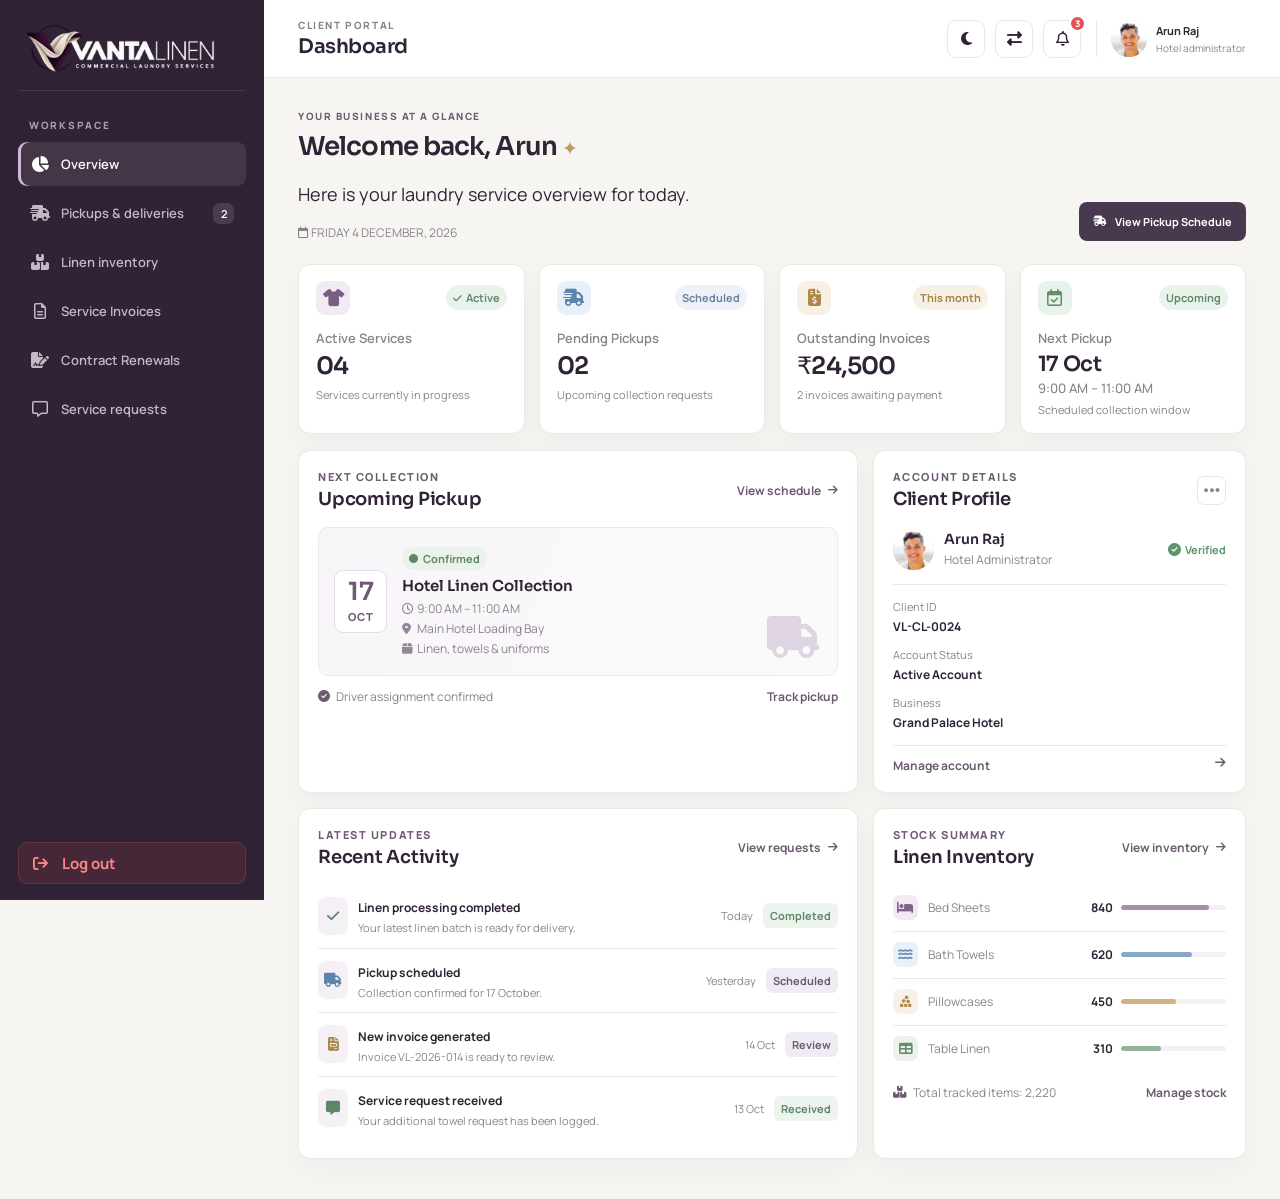
<file: dashboard.html>
<!doctype html>
<html lang="en" dir="ltr">

<head>
    <meta charset="utf-8">
    <meta name="viewport" content="width=device-width, initial-scale=1">
    <meta name="theme-color" content="#f5f3ee">
    <title>VantaLinen</title>
    <link rel="preconnect" href="https://fonts.googleapis.com">
    <link rel="preconnect" href="https://fonts.gstatic.com" crossorigin>
    <!-- Favicon -->
    <link rel="icon" type="image/png" href="images/favicon.png">
    <link rel="apple-touch-icon" href="images/favicon.png">
    <link
        href="https://fonts.googleapis.com/css2?family=Manrope:wght@400;500;600;700;800&family=Sora:wght@400;500;600;700&display=swap"
        rel="stylesheet">
    <link rel="stylesheet" href="https://cdnjs.cloudflare.com/ajax/libs/font-awesome/6.7.2/css/all.min.css">
    <link rel="stylesheet" href="css/dashboard.css">
    <script src="js/dashboard.js" defer></script>
</head>

<body>
    <div class="dashboard-overlay" data-sidebar-overlay></div>
    <aside class="sidebar" id="dashboardSidebar" aria-label="Dashboard navigation">
        <a class="sidebar-brand" href="index.html" aria-label="VantaLinen home"><img src="images/logo-white.png"
                alt="VantaLinen"></a>
        <div class="sidebar-label">WORKSPACE</div>
        <nav class="sidebar-nav">
            <a class="nav-item active" href="dashboard.html" aria-current="page"><i
                    class="fa-solid fa-chart-pie"></i><span>Overview</span></a>
            <a class="nav-item" href="d2.html"><i class="fa-solid fa-truck-fast"></i><span>Pickups &amp;
                    deliveries</span><span class="nav-count">2</span></a>
            <a class="nav-item" href="d3.html"><i class="fa-solid fa-boxes-stacked"></i><span>Linen
                    inventory</span></a>
            <a class="nav-item" href="d4.html"><i class="fa-regular fa-file-lines"></i><span>Service
                    Invoices</span></a>
            <a class="nav-item" href="d5.html"><i class="fas fa-file-signature"></i><span>Contract Renewals</span></a>
            <a class="nav-item" href="d6.html"><i class="fa-regular fa-message"></i><span>Service requests</span></a>
        </nav>

        <div class="sidebar-bottom">

            <button class="logout-button" type="button" data-logout-open><i
                    class="fa-solid fa-arrow-right-from-bracket"></i><span>Log out</span></button>

        </div>
    </aside>

    <header class="topbar">
        <div class="topbar-start">
            <button class="menu-toggle" type="button" aria-label="Open menu" aria-expanded="false"
                aria-controls="dashboardSidebar" data-menu-toggle><span></span><span></span><span></span></button>
            <div>
                <p class="topbar-kicker">CLIENT PORTAL</p>
                <h1>Dashboard</h1>
            </div>
        </div>
        <div class="topbar-actions">
            <button class="header-icon" type="button" data-theme-toggle aria-label="Switch to dark mode"
                title="Dark Mode"><i class="fa-solid fa-moon"></i></button>
            <button class="header-icon" type="button" data-dir-toggle aria-label="Switch to RTL layout"
                title="RTL Mode"><i class="fa-solid fa-right-left"></i></button>
            <div class="notification-wrap">
                <button class="header-icon notification-button" type="button" aria-label="Notifications, 3 unread"
                    aria-expanded="false" data-notification-toggle><i class="fa-regular fa-bell"></i><span
                        class="notification-badge">3</span></button>
                <div class="notification-popover" data-notification-popover hidden>
                    <div class="popover-heading"><strong>Notifications</strong><span>3 new</span></div>
                    <a class="notification-item" href="d2.html"><span class="notice-dot"></span><span><strong>Pickup
                                scheduled</strong><small>Your next collection is tomorrow at 9:00 AM.</small><time>10
                                min ago</time></span></a>
                    <a class="notification-item" href="d4.html"><span
                            class="notice-dot notice-blue"></span><span><strong>Invoice ready</strong><small>Invoice
                                VL-2026-014 is ready to review.</small><time>2 hours ago</time></span></a>
                    <a class="notification-item" href="d6.html"><span
                            class="notice-dot notice-gold"></span><span><strong>Request updated</strong><small>Your
                                service request has been received.</small><time>Yesterday</time></span></a>
                    <a class="all-notifications" href="d6.html">View all notifications <i
                            class="fa-solid fa-arrow-right"></i></a>
                </div>
            </div>
            <button class="profile-button" type="button" data-profile-button aria-label="Open client profile">
                <span class="avatar"><img src="images/client-profile.jpg" alt=""></span><span
                    class="profile-copy"><strong>Arun Raj</strong><small>Hotel
                        administrator</small></span>
            </button>
        </div>
    </header>

    <main class="dashboard-main">


        <!-- SECTION 1: Welcome & Quick Action -->
        <section class="welcome-row">
            <div>
                <p class="section-eyebrow">YOUR BUSINESS AT A GLANCE</p>
                <h2>Welcome back, Arun <span>✦</span></h2>
                <p>Here is your laundry service overview for today.</p>
                <p><i class="fa-regular fa-calendar"></i> <span data-today></span></p>
            </div>

            <a href="d2.html" class="primary-action">
                <i class="fa-solid fa-truck-fast"></i>
                View Pickup Schedule
            </a>
        </section>

        <!-- SECTION 2: Service Overview -->
        <section class="stats-grid" aria-label="Service overview">

            <article class="stat-card">
                <div class="stat-top">
                    <span class="stat-icon stat-purple">
                        <i class="fa-solid fa-shirt"></i>
                    </span>
                    <span class="stat-trend">
                        <i class="fa-solid fa-check"></i> Active
                    </span>
                </div>
                <p class="stat-label">Active Services</p>
                <div class="stat-value">04</div>
                <p class="stat-note">Services currently in progress</p>
            </article>

            <article class="stat-card">
                <div class="stat-top">
                    <span class="stat-icon stat-blue">
                        <i class="fa-solid fa-truck-fast"></i>
                    </span>
                    <span class="stat-status">Scheduled</span>
                </div>
                <p class="stat-label">Pending Pickups</p>
                <div class="stat-value">02</div>
                <p class="stat-note">Upcoming collection requests</p>
            </article>

            <article class="stat-card">
                <div class="stat-top">
                    <span class="stat-icon stat-gold">
                        <i class="fa-solid fa-file-invoice-dollar"></i>
                    </span>
                    <span class="stat-neutral">This month</span>
                </div>
                <p class="stat-label">Outstanding Invoices</p>
                <div class="stat-value">₹24,500</div>
                <p class="stat-note">2 invoices awaiting payment</p>
            </article>

            <article class="stat-card">
                <div class="stat-top">
                    <span class="stat-icon stat-green">
                        <i class="fa-regular fa-calendar-check"></i>
                    </span>
                    <span class="stat-trend">Upcoming</span>
                </div>
                <p class="stat-label">Next Pickup</p>
                <div class="stat-value stat-date">
                    17 Oct
                    <small>9:00 AM – 11:00 AM</small>
                </div>
                <p class="stat-note">Scheduled collection window</p>
            </article>

        </section>

        <!-- SECTION 3: Upcoming Pickup & Client Profile -->
        <section class="content-grid" aria-label="Pickup and client details">

            <article class="panel">
                <div class="panel-heading">
                    <div>
                        <p class="section-eyebrow">NEXT COLLECTION</p>
                        <h3>Upcoming Pickup</h3>
                    </div>
                    <a href="d2.html" class="panel-link">
                        View schedule <i class="fa-solid fa-arrow-right"></i>
                    </a>
                </div>

                <div class="pickup-highlight">
                    <div class="pickup-date">
                        <strong>17</strong>
                        <span>OCT</span>
                    </div>

                    <div class="pickup-details">
                        <span class="status-pill">
                            <i class="fa-solid fa-circle"></i> Confirmed
                        </span>
                        <h4>Hotel Linen Collection</h4>
                        <p><i class="fa-regular fa-clock"></i> 9:00 AM – 11:00 AM</p>
                        <p><i class="fa-solid fa-location-dot"></i> Main Hotel Loading Bay</p>
                        <p><i class="fa-solid fa-box"></i> Linen, towels &amp; uniforms</p>
                    </div>

                    <i class="fa-solid fa-truck pickup-truck"></i>
                </div>

                <div class="pickup-footer">
                    <span><i class="fa-solid fa-circle-check"></i> Driver assignment confirmed</span>
                    <a href="d2.html">Track pickup</a>
                </div>
            </article>

            <article class="panel profile-panel" id="profile">
                <div class="panel-heading">
                    <div>
                        <p class="section-eyebrow">ACCOUNT DETAILS</p>
                        <h3>Client Profile</h3>
                    </div>
                    <button class="more-button" type="button" aria-label="Profile settings"
                        onclick="window.location.href='#'">
                        <i class="fa-solid fa-ellipsis"></i>
                    </button>
                </div>

                <div class="client-profile">
                    <span class="avatar avatar-large">
                        <img src="images/client-profile.jpg" alt="">
                    </span>
                    <div>
                        <h4>Arun Raj</h4>
                        <p>Hotel Administrator</p>
                    </div>
                    <span class="verified">
                        <i class="fa-solid fa-circle-check"></i> Verified
                    </span>
                </div>

                <div class="profile-info">
                    <div>
                        <span>Client ID</span>
                        <strong>VL-CL-0024</strong>
                    </div>
                    <div>
                        <span>Account Status</span>
                        <strong>Active Account</strong>
                    </div>
                    <div>
                        <span>Business</span>
                        <strong>Grand Palace Hotel</strong>
                    </div>
                </div>

                <a href="#" class="profile-link">
                    Manage account <i class="fa-solid fa-arrow-right"></i>
                </a>
            </article>

        </section>

        <!-- SECTION 4: Recent Activity & Linen Inventory -->
        <section class="content-grid" aria-label="Recent activity and linen inventory">

            <article class="panel">
                <div class="panel-heading">
                    <div>
                        <p class="section-eyebrow">LATEST UPDATES</p>
                        <h3>Recent Activity</h3>
                    </div>
                    <a href="d6.html" class="panel-link">
                        View requests <i class="fa-solid fa-arrow-right"></i>
                    </a>
                </div>

                <div class="activity-list">

                    <div class="activity-item">
                        <span class="activity-icon activity-green">
                            <i class="fa-solid fa-check"></i>
                        </span>
                        <div>
                            <strong>Linen processing completed</strong>
                            <p>Your latest linen batch is ready for delivery.</p>
                        </div>
                        <time>Today</time>
                        <span class="activity-tag">Completed</span>
                    </div>

                    <div class="activity-item">
                        <span class="activity-icon activity-blue">
                            <i class="fa-solid fa-truck"></i>
                        </span>
                        <div>
                            <strong>Pickup scheduled</strong>
                            <p>Collection confirmed for 17 October.</p>
                        </div>
                        <time>Yesterday</time>
                        <span class="activity-tag tag-link">Scheduled</span>
                    </div>

                    <div class="activity-item">
                        <span class="activity-icon activity-gold">
                            <i class="fa-solid fa-file-invoice"></i>
                        </span>
                        <div>
                            <strong>New invoice generated</strong>
                            <p>Invoice VL-2026-014 is ready to review.</p>
                        </div>
                        <time>14 Oct</time>
                        <span class="activity-tag tag-link">Review</span>
                    </div>

                    <div class="activity-item">
                        <span class="activity-icon activity-green">
                            <i class="fa-solid fa-message"></i>
                        </span>
                        <div>
                            <strong>Service request received</strong>
                            <p>Your additional towel request has been logged.</p>
                        </div>
                        <time>13 Oct</time>
                        <span class="activity-tag">Received</span>
                    </div>

                </div>
            </article>

            <article class="panel">
                <div class="panel-heading">
                    <div>
                        <p class="section-eyebrow">STOCK SUMMARY</p>
                        <h3>Linen Inventory</h3>
                    </div>
                    <a href="d3.html" class="panel-link">
                        View inventory <i class="fa-solid fa-arrow-right"></i>
                    </a>
                </div>

                <div class="inventory-list">

                    <div class="inventory-row">
                        <span class="inventory-symbol symbol-sheet">
                            <i class="fa-solid fa-bed"></i>
                        </span>
                        <span class="inventory-name">Bed Sheets</span>
                        <strong>840</strong>
                        <span class="inventory-bar"><i style="width: 84%"></i></span>
                    </div>

                    <div class="inventory-row">
                        <span class="inventory-symbol symbol-towel">
                            <i class="fa-solid fa-water"></i>
                        </span>
                        <span class="inventory-name">Bath Towels</span>
                        <strong>620</strong>
                        <span class="inventory-bar"><i style="width: 68%"></i></span>
                    </div>

                    <div class="inventory-row">
                        <span class="inventory-symbol symbol-pillow">
                            <i class="fa-solid fa-cubes-stacked"></i>
                        </span>
                        <span class="inventory-name">Pillowcases</span>
                        <strong>450</strong>
                        <span class="inventory-bar"><i style="width: 52%"></i></span>
                    </div>

                    <div class="inventory-row">
                        <span class="inventory-symbol symbol-table">
                            <i class="fa-solid fa-table"></i>
                        </span>
                        <span class="inventory-name">Table Linen</span>
                        <strong>310</strong>
                        <span class="inventory-bar"><i style="width: 38%"></i></span>
                    </div>

                </div>

                <div class="pickup-footer">
                    <span><i class="fa-solid fa-boxes-stacked"></i> Total tracked items: 2,220</span>
                    <a href="d3.html">Manage stock</a>
                </div>
            </article>

        </section>

    </main>

    <div class="modal-backdrop" data-logout-modal hidden>
        <section class="confirm-card" role="dialog" aria-modal="true" aria-labelledby="logout-title"
            aria-describedby="logout-copy">
            <span class="confirm-icon"><i class="fa-solid fa-arrow-right-from-bracket"></i></span>
            <h2 id="logout-title">Log out of your account?</h2>
            <p id="logout-copy">Are you sure you want to leave your client dashboard?</p>
            <div class="confirm-actions"><button class="cancel-button" type="button" data-logout-cancel>No,
                    stay</button><button class="confirm-logout" type="button" data-logout-confirm>Yes, log out</button>
            </div>
        </section>
    </div>
</body>

</html>
</file>
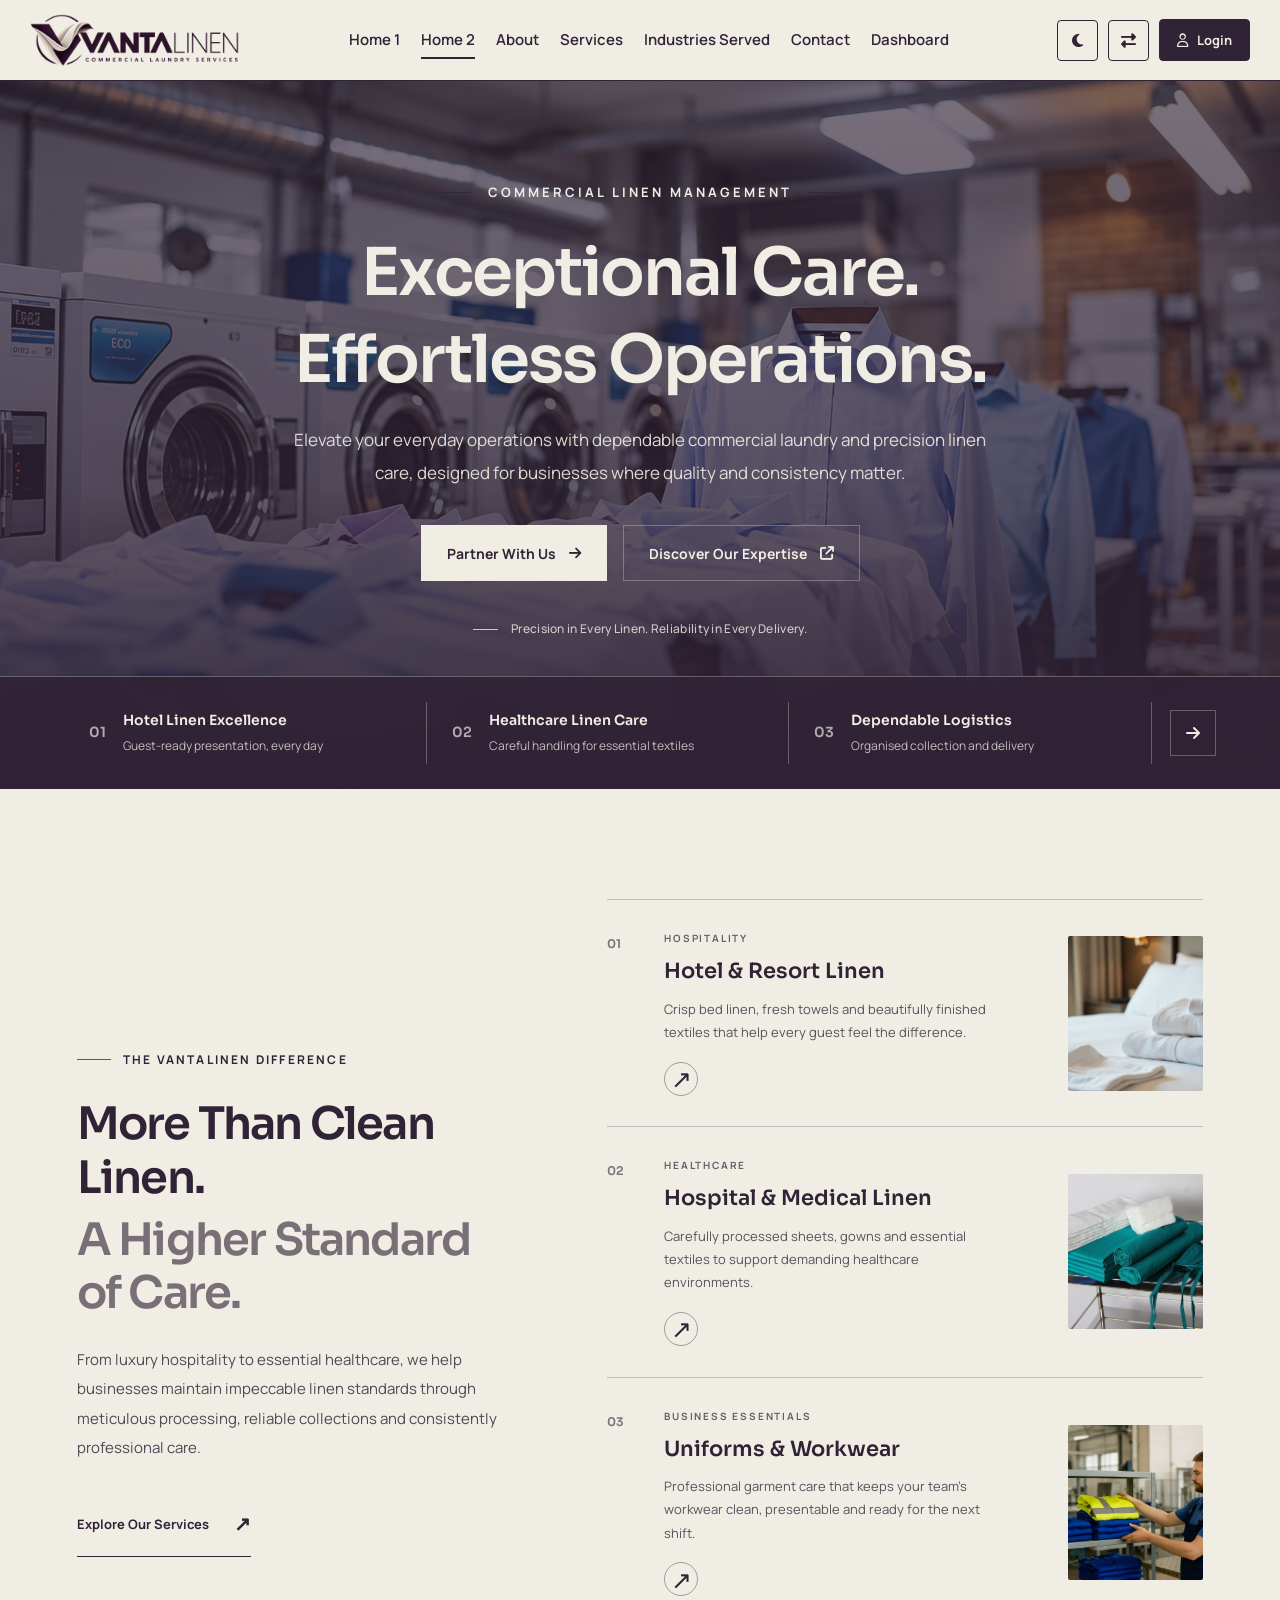
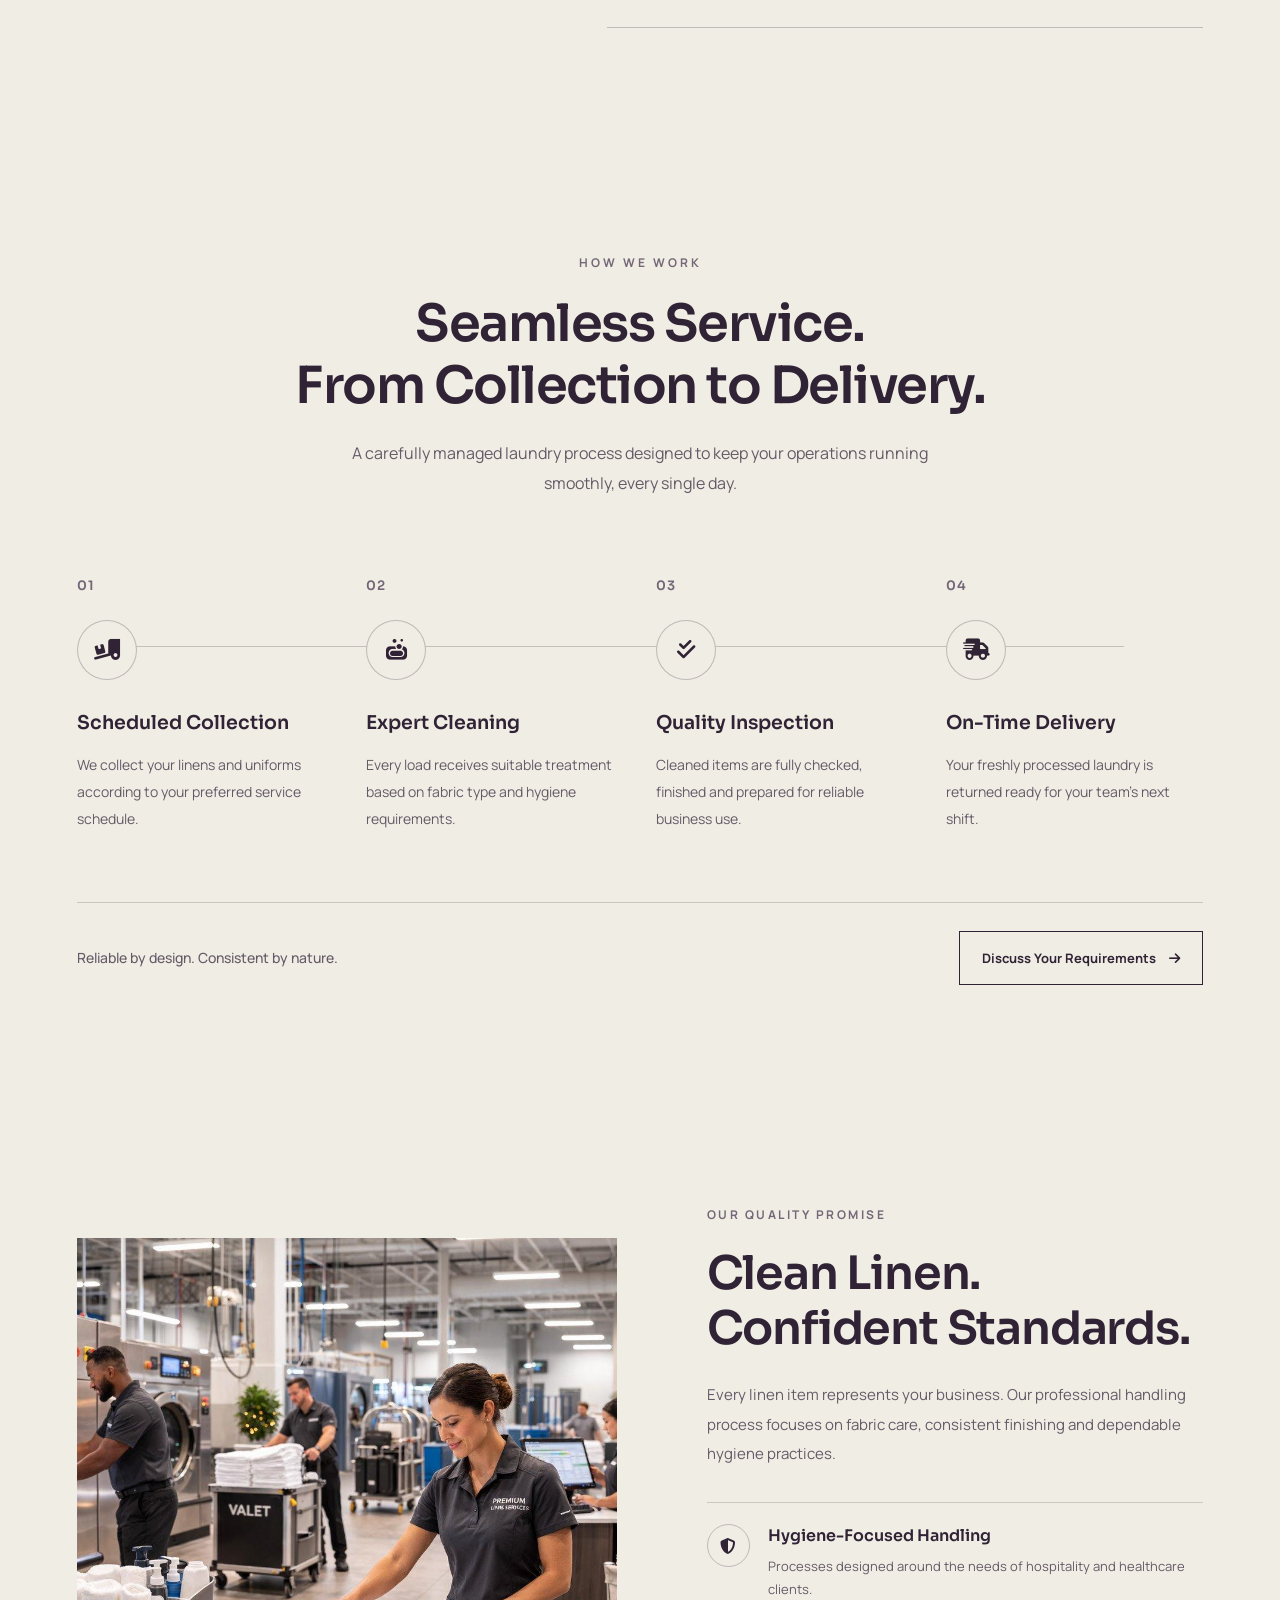
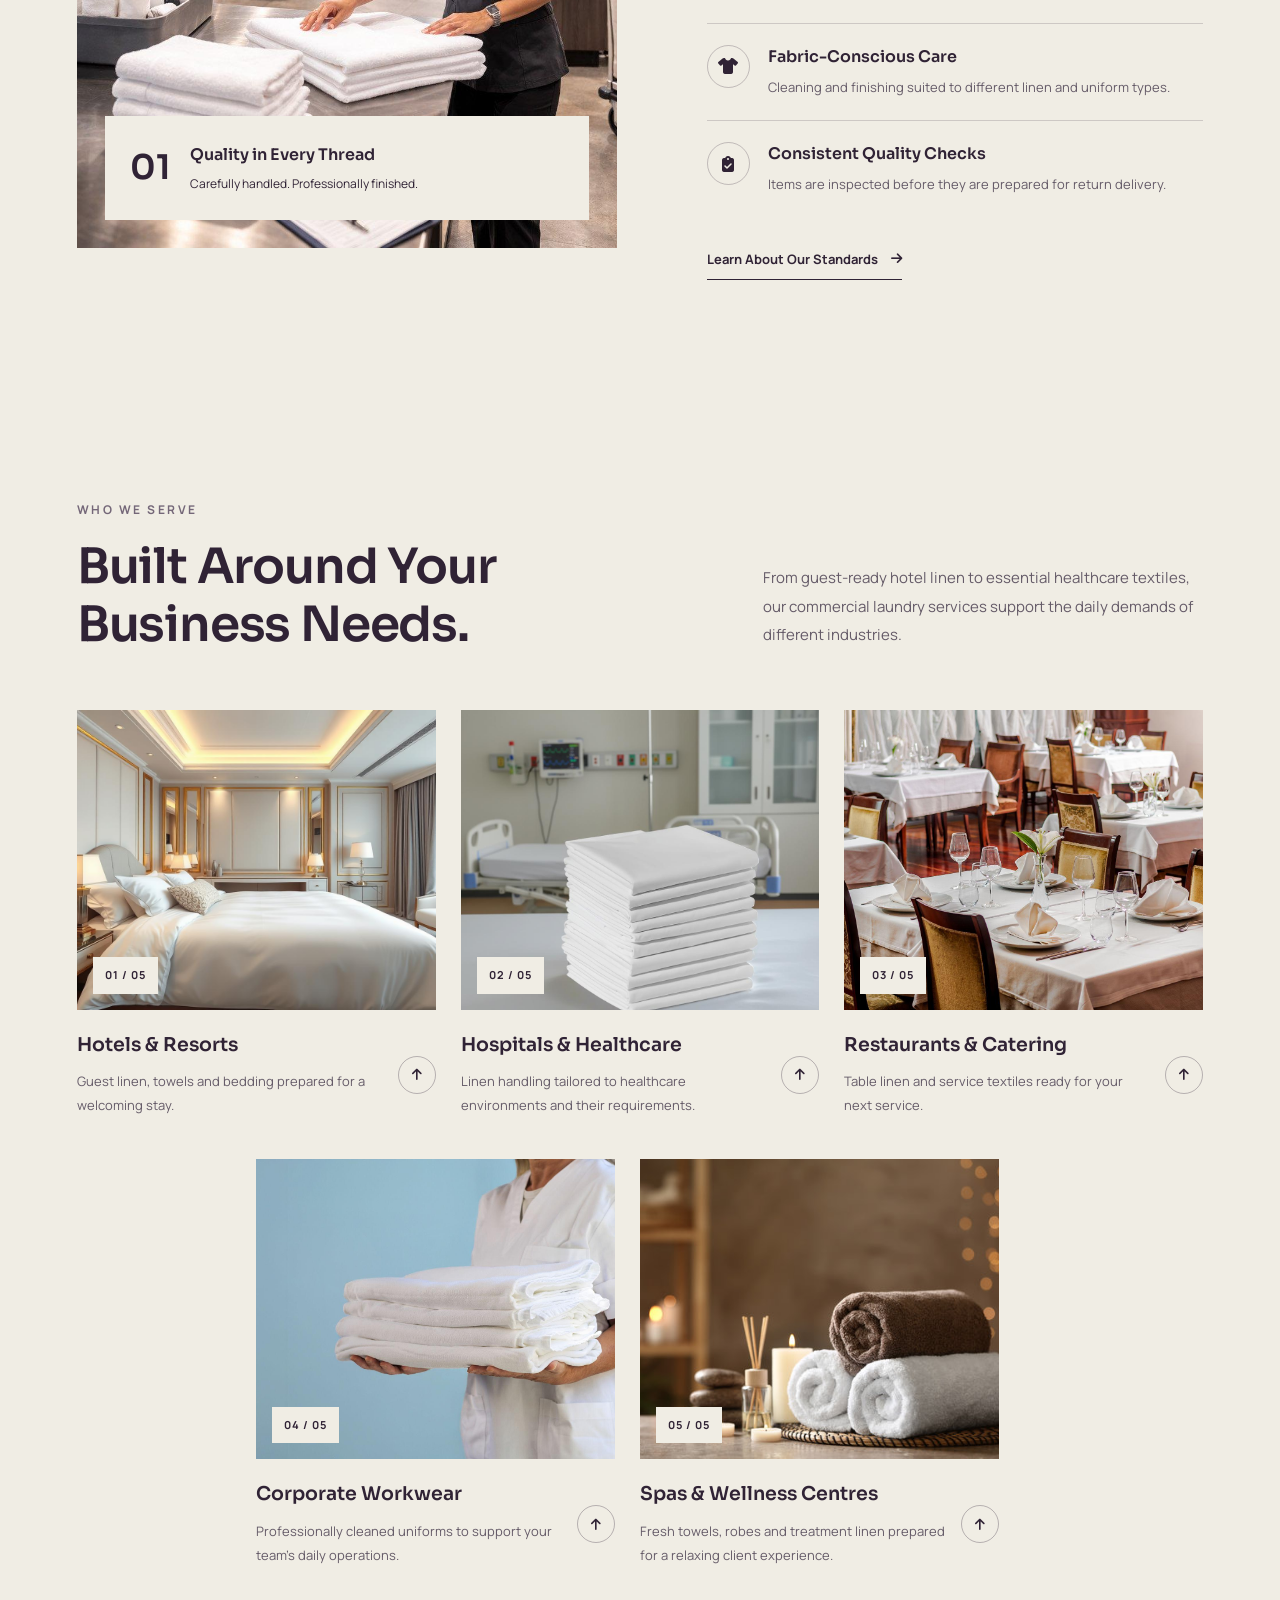
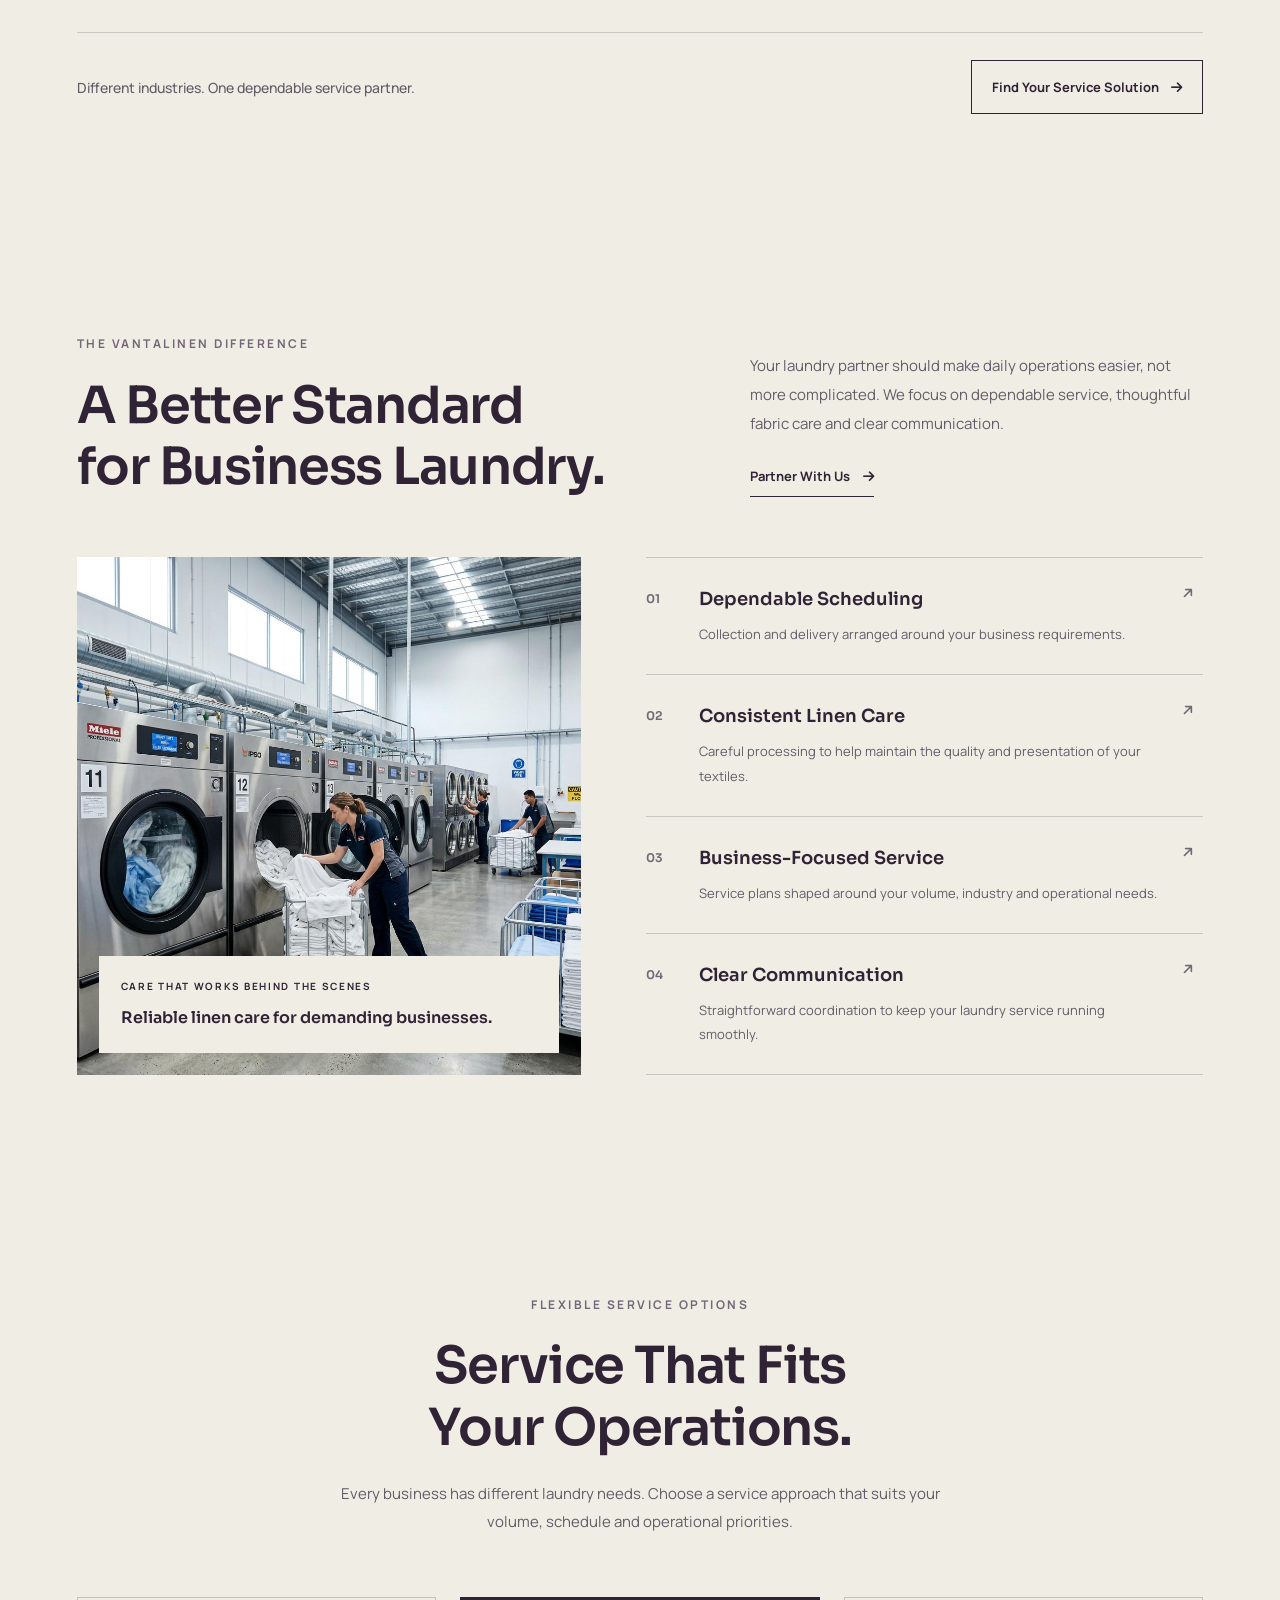
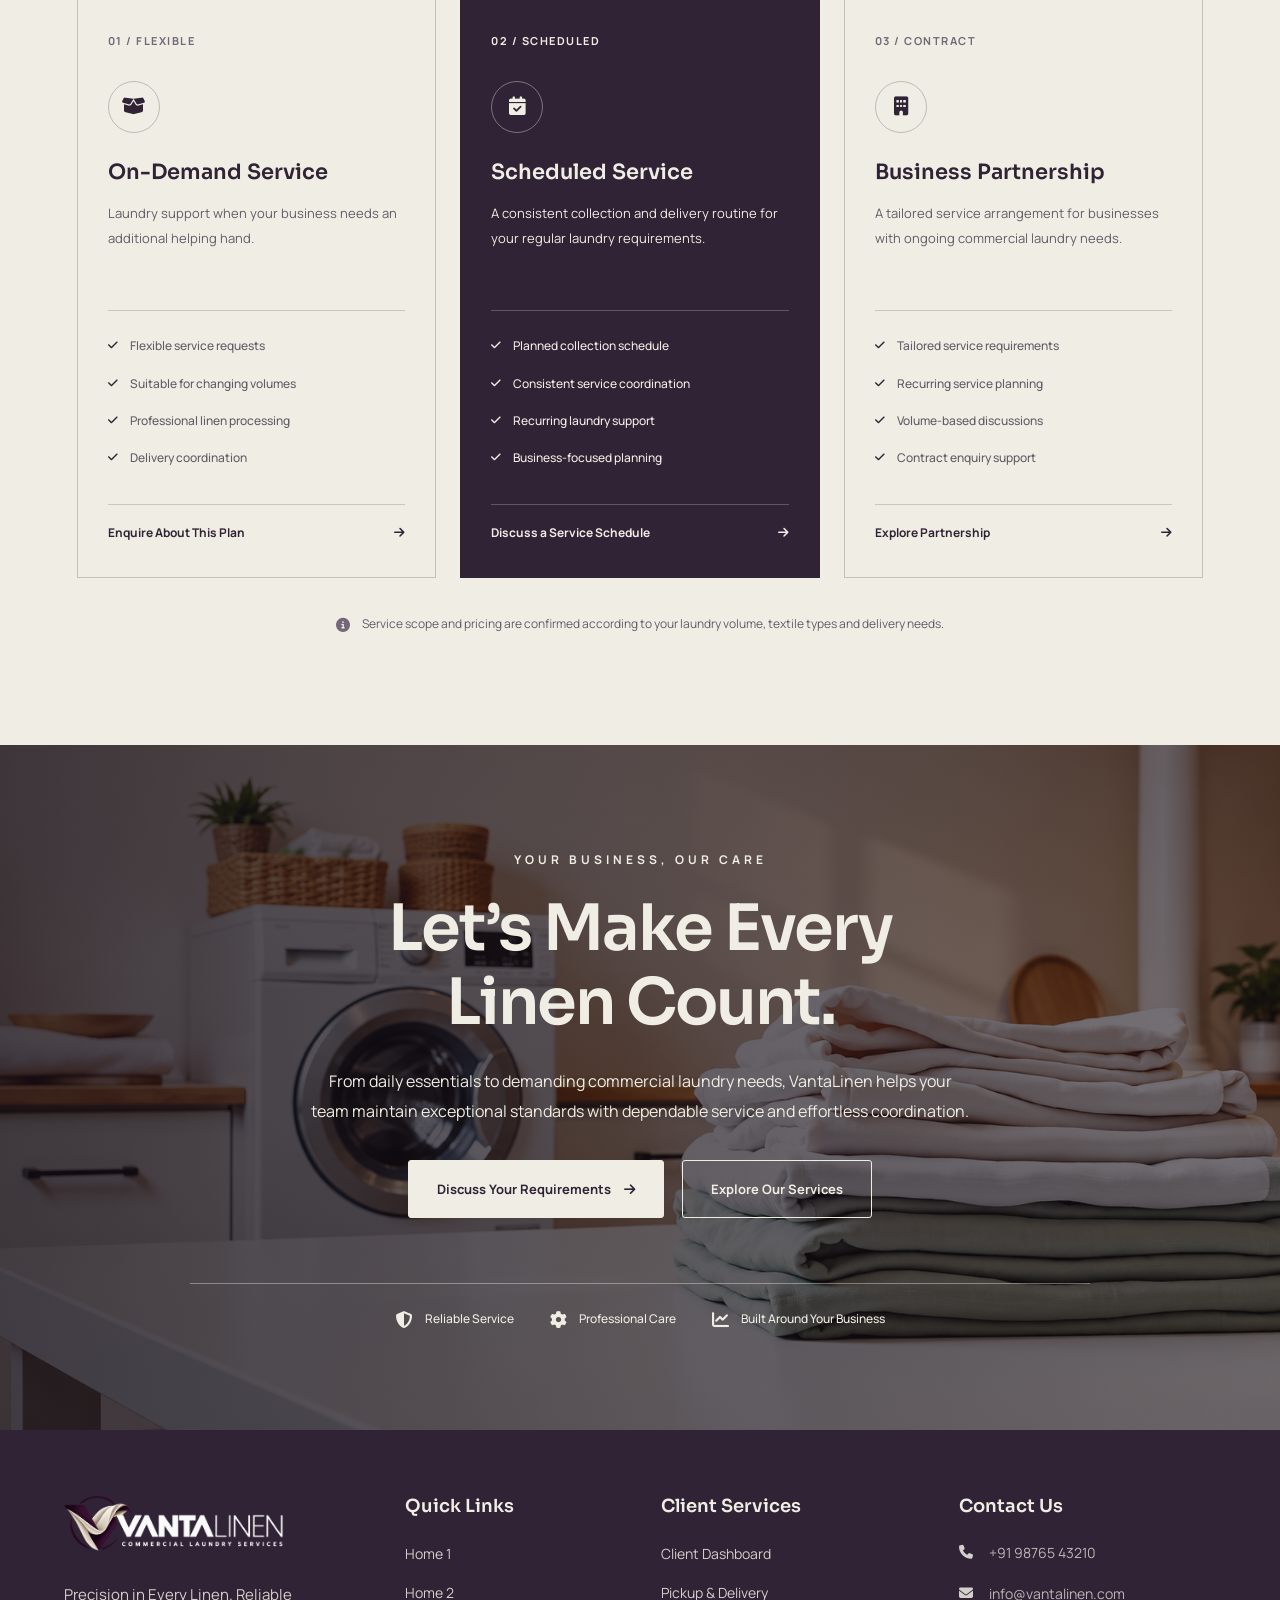
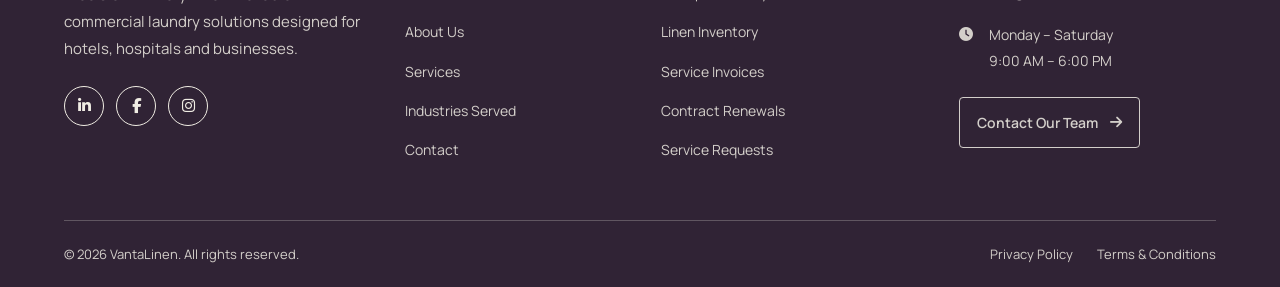
<file: home-2.html>
<!DOCTYPE html>
<html lang="en">

<head>
    <meta charset="UTF-8">
    <meta name="viewport" content="width=device-width, initial-scale=1.0">

    <title>VantaLinen</title>

    <meta name="description"
        content="Reliable commercial laundry and linen management services for hotels, hospitals, resorts and businesses.">

    <!-- Google Fonts -->
    <link rel="preconnect" href="https://fonts.googleapis.com">
    <link rel="preconnect" href="https://fonts.gstatic.com" crossorigin>

    <!-- Favicon -->
    <link rel="icon" type="image/png" href="images/favicon.png">
    <link rel="apple-touch-icon" href="images/favicon.png">


    <link
        href="https://fonts.googleapis.com/css2?family=Manrope:wght@400;500;600;700&family=Sora:wght@400;500;600;700&display=swap"
        rel="stylesheet">

    <!-- Font Awesome -->
    <link rel="stylesheet" href="https://cdnjs.cloudflare.com/ajax/libs/font-awesome/6.7.2/css/all.min.css">

    <!-- Main CSS -->
    <link rel="stylesheet" href="css/style.css">

</head>

<body>

    <!-- =========================
     VANTALINEN HEADER
========================= -->

    <header class="vl-header" id="siteHeader">
        <div class="vl-header-container">

            <!-- Logo -->
            <a href="index.html" class="vl-logo" aria-label="VantaLinen Home">
                <img src="images/logo.png" alt="VantaLinen Commercial Laundry Services">
            </a>

            <!-- Desktop Navigation -->
            <nav class="vl-navigation" id="mainNavigation" aria-label="Main navigation">

                <ul class="vl-nav-list">
                    <li><a href="index.html">Home 1</a></li>
                    <li><a href="home-2.html">Home 2</a></li>
                    <li><a href="about.html">About</a></li>
                    <li><a href="services.html">Services</a></li>
                    <li><a href="industries-served.html">Industries Served</a></li>
                    <li><a href="contact.html">Contact</a></li>
                    <li><a href="dashboard.html">Dashboard</a></li>
                </ul>

                <!-- Mobile / Tablet Controls -->
                <div class="vl-mobile-controls">

                    <button class="vl-toggle-btn" id="mobileThemeToggle" type="button" aria-label="Toggle dark mode">
                        <i class="fa-solid fa-moon" aria-hidden="true"></i>
                        <span>Dark Mode</span>
                    </button>

                    <button class="vl-toggle-btn" id="mobileRtlToggle" type="button" aria-label="Toggle RTL layout">
                        <i class="fa-solid fa-right-left" aria-hidden="true"></i>
                        <span>RTL Mode</span>
                    </button>

                    <a href="login.html" class="vl-login-btn">
                        <i class="fa-regular fa-user" aria-hidden="true"></i>
                        <span>Login</span>
                    </a>

                </div>
            </nav>

            <!-- Desktop Right Actions -->
            <div class="vl-header-actions">

                <button class="vl-icon-btn" id="desktopThemeToggle" type="button" aria-label="Toggle dark mode"
                    title="Dark Mode">
                    <i class="fa-solid fa-moon" aria-hidden="true"></i>
                </button>

                <button class="vl-icon-btn" id="desktopRtlToggle" type="button" aria-label="Toggle RTL layout"
                    title="RTL Mode">
                    <i class="fa-solid fa-right-left" aria-hidden="true"></i>
                </button>

                <a href="login.html" class="vl-login-btn">
                    <i class="fa-regular fa-user" aria-hidden="true"></i>
                    <span>Login</span>
                </a>

            </div>

            <!-- Mobile / Tablet Menu Toggle -->
            <button class="vl-menu-toggle" id="menuToggle" type="button" aria-label="Open navigation menu"
                aria-controls="mainNavigation" aria-expanded="false">
                <span></span>
                <span></span>
                <span></span>
            </button>

        </div>
    </header>


    <!-- =========================================
     VANTALINEN HOME 2 — PREMIUM HERO
========================================= -->

    <section class="vl2-hero" id="home2-hero">

        <div class="vl2-hero-overlay"></div>

        <div class="vl2-hero-inner">

            <div class="vl2-hero-content">

                <span class="vl2-hero-eyebrow">
                    <span class="vl2-eyebrow-line"></span>
                    COMMERCIAL LINEN MANAGEMENT
                    <span class="vl2-eyebrow-line"></span>
                </span>

                <h1>
                    Exceptional Care.
                    <span>Effortless Operations.</span>
                </h1>

                <p>
                    Elevate your everyday operations with dependable commercial
                    laundry and precision linen care, designed for businesses
                    where quality and consistency matter.
                </p>

                <div class="vl2-hero-actions">

                    <a href="contact.html" class="vl2-hero-primary">
                        Partner With Us
                        <i class="fa-solid fa-arrow-right"></i>
                    </a>

                    <a href="services.html" class="vl2-hero-secondary">
                        Discover Our Expertise
                        <i class="fa-solid fa-arrow-up-right-from-square"></i>
                    </a>

                </div>

                <div class="vl2-hero-signature">
                    <span class="vl2-signature-line"></span>
                    <span>Precision in Every Linen. Reliability in Every Delivery.</span>
                </div>

            </div>

        </div>

        <!-- Premium Service Strip -->
        <div class="vl2-hero-strip">

            <div class="vl2-strip-item">
                <span class="vl2-strip-number">01</span>
                <div>
                    <h3>Hotel Linen Excellence</h3>
                    <p>Guest-ready presentation, every day</p>
                </div>
            </div>

            <div class="vl2-strip-item">
                <span class="vl2-strip-number">02</span>
                <div>
                    <h3>Healthcare Linen Care</h3>
                    <p>Careful handling for essential textiles</p>
                </div>
            </div>

            <div class="vl2-strip-item">
                <span class="vl2-strip-number">03</span>
                <div>
                    <h3>Dependable Logistics</h3>
                    <p>Organised collection and delivery</p>
                </div>
            </div>

            <a href="services.html" class="vl2-strip-link" aria-label="Explore all services">
                <i class="fa-solid fa-arrow-right"></i>
            </a>

        </div>

    </section>


    <!-- HOME 2 - SECTION 2: PREMIUM SERVICE SHOWCASE -->
    <section class="vl2-service-showcase" id="premium-services">
        <div class="vl2-service-container">

            <div class="vl2-service-intro">
                <span class="vl2-service-eyebrow">
                    <span class="vl2-eyebrow-line"></span>
                    THE VANTALINEN DIFFERENCE
                </span>

                <h2>
                    More Than Clean Linen.
                    <span>A Higher Standard of Care.</span>
                </h2>

                <p class="vl2-service-description">
                    From luxury hospitality to essential healthcare,
                    we help businesses maintain impeccable linen standards
                    through meticulous processing, reliable collections
                    and consistently professional care.
                </p>

                <a href="services.html" class="vl2-service-link">
                    Explore Our Services
                    <span aria-hidden="true">&#8599;</span>
                </a>

            </div>

            <div class="vl2-service-list">

                <article class="vl2-service-item">
                    <div class="vl2-service-item-number">01</div>

                    <div class="vl2-service-item-content">
                        <span class="vl2-service-category">HOSPITALITY</span>
                        <h3>Hotel & Resort Linen</h3>
                        <p>
                            Crisp bed linen, fresh towels and beautifully
                            finished textiles that help every guest feel
                            the difference.
                        </p>
                        <a href="services.html" aria-label="Explore hotel and resort linen services">
                            <span aria-hidden="true">&#8599;</span>
                        </a>
                    </div>

                    <div class="vl2-service-item-image vl2-hotel-image" role="img"
                        aria-label="Freshly folded white hotel linen"></div>
                </article>

                <article class="vl2-service-item">
                    <div class="vl2-service-item-number">02</div>

                    <div class="vl2-service-item-content">
                        <span class="vl2-service-category">HEALTHCARE</span>
                        <h3>Hospital & Medical Linen</h3>
                        <p>
                            Carefully processed sheets, gowns and essential
                            textiles to support demanding healthcare
                            environments.
                        </p>
                        <a href="services.html" aria-label="Explore hospital and medical linen services">
                            <span aria-hidden="true">&#8599;</span>
                        </a>
                    </div>

                    <div class="vl2-service-item-image vl2-healthcare-image" role="img"
                        aria-label="Clean white medical linen"></div>
                </article>

                <article class="vl2-service-item">
                    <div class="vl2-service-item-number">03</div>

                    <div class="vl2-service-item-content">
                        <span class="vl2-service-category">BUSINESS ESSENTIALS</span>
                        <h3>Uniforms & Workwear</h3>
                        <p>
                            Professional garment care that keeps your
                            team's workwear clean, presentable and ready
                            for the next shift.
                        </p>
                        <a href="services.html" aria-label="Explore uniform and workwear services">
                            <span aria-hidden="true">&#8599;</span>
                        </a>
                    </div>

                    <div class="vl2-service-item-image vl2-uniform-image" role="img"
                        aria-label="Neatly arranged professional uniforms"></div>
                </article>

            </div>
        </div>
    </section>


    <!-- HOME 2 - SECTION 3: OUR PROCESS -->
    <section class="vl2-process-section" id="our-process">
        <div class="vl2-process-container">

            <div class="vl2-process-heading">
                <span class="vl2-process-eyebrow">
                    HOW WE WORK
                </span>

                <h2>Seamless Service.<br>From Collection to Delivery.</h2>

                <p>
                    A carefully managed laundry process designed to keep
                    your operations running smoothly, every single day.
                </p>
            </div>

            <div class="vl2-process-timeline">

                <article class="vl2-process-step">
                    <span class="vl2-process-number">01</span>
                    <div class="vl2-process-icon">
                        <i class="fas fa-truck-loading"></i>
                    </div>
                    <h3>Scheduled Collection</h3>
                    <p>
                        We collect your linens and uniforms according
                        to your preferred service schedule.
                    </p>
                </article>

                <article class="vl2-process-step">
                    <span class="vl2-process-number">02</span>
                    <div class="vl2-process-icon">
                        <i class="fas fa-soap"></i>
                    </div>
                    <h3>Expert Cleaning</h3>
                    <p>
                        Every load receives suitable treatment based
                        on fabric type and hygiene requirements.
                    </p>
                </article>

                <article class="vl2-process-step">
                    <span class="vl2-process-number">03</span>
                    <div class="vl2-process-icon">
                        <i class="fas fa-check-double"></i>
                    </div>
                    <h3>Quality Inspection</h3>
                    <p>
                        Cleaned items are fully checked, finished and
                        prepared for reliable business use.
                    </p>
                </article>

                <article class="vl2-process-step">
                    <span class="vl2-process-number">04</span>
                    <div class="vl2-process-icon">
                        <i class="fas fa-shipping-fast"></i>
                    </div>
                    <h3>On-Time Delivery</h3>
                    <p>
                        Your freshly processed laundry is returned
                        ready for your team's next shift.
                    </p>
                </article>

            </div>

            <div class="vl2-process-footer">
                <span>Reliable by design. Consistent by nature.</span>
                <a href="contact.html">
                    Discuss Your Requirements
                    <i class="fas fa-arrow-right"></i>
                </a>
            </div>

        </div>
    </section>


    <!-- HOME 2 - SECTION 4: QUALITY & HYGIENE -->
    <section class="vl2-quality-section" id="quality-standards">
        <div class="vl2-quality-container">

            <div class="vl2-quality-visual">
                <img src="images/home-2-quality-linen.jpg" alt="Freshly processed white hotel linen"
                    class="vl2-quality-main-image">

                <div class="vl2-quality-image-label">
                    <span class="vl2-quality-label-number">01</span>
                    <div>
                        <strong>Quality in Every Thread</strong>
                        <p>Carefully handled. Professionally finished.</p>
                    </div>
                </div>
            </div>

            <div class="vl2-quality-content">
                <span class="vl2-quality-eyebrow">
                    OUR QUALITY PROMISE
                </span>

                <h2>Clean Linen.<br>Confident Standards.</h2>

                <p class="vl2-quality-intro">
                    Every linen item represents your business.
                    Our professional handling process focuses on
                    fabric care, consistent finishing and dependable
                    hygiene practices.
                </p>

                <div class="vl2-quality-points">

                    <div class="vl2-quality-point">
                        <span class="vl2-quality-point-icon">
                            <i class="fas fa-shield-alt"></i>
                        </span>
                        <div>
                            <h3>Hygiene-Focused Handling</h3>
                            <p>
                                Processes designed around the needs
                                of hospitality and healthcare clients.
                            </p>
                        </div>
                    </div>

                    <div class="vl2-quality-point">
                        <span class="vl2-quality-point-icon">
                            <i class="fas fa-tshirt"></i>
                        </span>
                        <div>
                            <h3>Fabric-Conscious Care</h3>
                            <p>
                                Cleaning and finishing suited to
                                different linen and uniform types.
                            </p>
                        </div>
                    </div>

                    <div class="vl2-quality-point">
                        <span class="vl2-quality-point-icon">
                            <i class="fas fa-clipboard-check"></i>
                        </span>
                        <div>
                            <h3>Consistent Quality Checks</h3>
                            <p>
                                Items are inspected before they are
                                prepared for return delivery.
                            </p>
                        </div>
                    </div>

                </div>

                <a href="contact.html" class="vl2-quality-link">
                    Learn About Our Standards
                    <i class="fas fa-arrow-right"></i>
                </a>
            </div>

        </div>
    </section>


    <!-- HOME 2 - SECTION 5: INDUSTRIES WE SERVE -->
    <section class="vl2-industries-section" id="industries">
        <div class="vl2-industries-container">

            <div class="vl2-industries-heading">
                <div>
                    <span class="vl2-industries-eyebrow">WHO WE SERVE</span>
                    <h2>Built Around Your<br>Business Needs.</h2>
                </div>

                <p>
                    From guest-ready hotel linen to essential healthcare
                    textiles, our commercial laundry services support
                    the daily demands of different industries.
                </p>
            </div>

            <div class="vl2-industries-grid">

                <article class="vl2-industry-card">
                    <div class="vl2-industry-image-wrap">
                        <img src="images/home-2-industry-hotels.jpg" alt="Fresh linen in a premium hotel bedroom"
                            class="vl2-industry-image" loading="lazy">
                        <span class="vl2-industry-index">01 / 05</span>
                    </div>

                    <div class="vl2-industry-info">
                        <div>
                            <h3>Hotels & Resorts</h3>
                            <p>
                                Guest linen, towels and bedding
                                prepared for a welcoming stay.
                            </p>
                        </div>
                        <span class="vl2-industry-arrow">
                            <i class="fas fa-arrow-up"></i>
                        </span>
                    </div>
                </article>

                <article class="vl2-industry-card">
                    <div class="vl2-industry-image-wrap">
                        <img src="images/home-2-industry-healthcare.jpg" alt="Clean healthcare linen prepared for use"
                            class="vl2-industry-image" loading="lazy">
                        <span class="vl2-industry-index">02 / 05</span>
                    </div>

                    <div class="vl2-industry-info">
                        <div>
                            <h3>Hospitals & Healthcare</h3>
                            <p>
                                Linen handling tailored to healthcare
                                environments and their requirements.
                            </p>
                        </div>
                        <span class="vl2-industry-arrow">
                            <i class="fas fa-arrow-up"></i>
                        </span>
                    </div>
                </article>

                <article class="vl2-industry-card">
                    <div class="vl2-industry-image-wrap">
                        <img src="images/home-2-industry-restaurants.jpg" alt="Neatly arranged linen in a restaurant"
                            class="vl2-industry-image" loading="lazy">
                        <span class="vl2-industry-index">03 / 05</span>
                    </div>

                    <div class="vl2-industry-info">
                        <div>
                            <h3>Restaurants & Catering</h3>
                            <p>
                                Table linen and service textiles
                                ready for your next service.
                            </p>
                        </div>
                        <span class="vl2-industry-arrow">
                            <i class="fas fa-arrow-up"></i>
                        </span>
                    </div>
                </article>

                <article class="vl2-industry-card">
                    <div class="vl2-industry-image-wrap">
                        <img src="images/home-2-industry-workwear.jpg"
                            alt="Clean professional uniforms ready for delivery" class="vl2-industry-image"
                            loading="lazy">
                        <span class="vl2-industry-index">04 / 05</span>
                    </div>

                    <div class="vl2-industry-info">
                        <div>
                            <h3>Corporate Workwear</h3>
                            <p>
                                Professionally cleaned uniforms
                                to support your team's daily operations.
                            </p>
                        </div>
                        <span class="vl2-industry-arrow">
                            <i class="fas fa-arrow-up"></i>
                        </span>
                    </div>
                </article>


                <!-- INDUSTRY CARD 05: SPAS & WELLNESS -->
                <article class="vl2-industry-card">
                    <div class="vl2-industry-image-wrap">
                        <img src="images/home-2-industry-spas.jpg" alt="Fresh towels and linen in a premium spa"
                            class="vl2-industry-image" loading="lazy">
                        <span class="vl2-industry-index">05 / 05</span>
                    </div>

                    <div class="vl2-industry-info">
                        <div>
                            <h3>Spas & Wellness Centres</h3>
                            <p>
                                Fresh towels, robes and treatment linen
                                prepared for a relaxing client experience.
                            </p>
                        </div>

                        <span class="vl2-industry-arrow">
                            <i class="fas fa-arrow-up"></i>
                        </span>
                    </div>
                </article>

            </div>

            <div class="vl2-industries-bottom">
                <p>Different industries. One dependable service partner.</p>
                <a href="contact.html">
                    Find Your Service Solution
                    <i class="fas fa-arrow-right"></i>
                </a>
            </div>

        </div>
    </section>


    <!-- HOME 2 - SECTION 6: WHY CHOOSE US -->
    <section class="vl2-choose-section" id="why-choose-us">
        <div class="vl2-choose-container">

            <div class="vl2-choose-top">
                <div class="vl2-choose-heading">
                    <span class="vl2-choose-eyebrow">THE VANTALINEN DIFFERENCE</span>
                    <h2>A Better Standard<br>for Business Laundry.</h2>
                </div>

                <div class="vl2-choose-intro">
                    <p>
                        Your laundry partner should make daily operations
                        easier, not more complicated. We focus on dependable
                        service, thoughtful fabric care and clear communication.
                    </p>
                    <a href="contact.html" class="vl2-choose-link">
                        Partner With Us
                        <i class="fas fa-arrow-right"></i>
                    </a>
                </div>
            </div>

            <div class="vl2-choose-main">

                <div class="vl2-choose-image-wrap">
                    <img src="images/home-2-why-choose.jpg" alt="Professional commercial laundry operations"
                        class="vl2-choose-image" loading="lazy">
                    <div class="vl2-choose-image-caption">
                        <span>CARE THAT WORKS BEHIND THE SCENES</span>
                        <p>Reliable linen care for demanding businesses.</p>
                    </div>
                </div>

                <div class="vl2-choose-benefits">

                    <article class="vl2-choose-benefit">
                        <span class="vl2-choose-benefit-number">01</span>
                        <div>
                            <h3>Dependable Scheduling</h3>
                            <p>
                                Collection and delivery arranged around
                                your business requirements.
                            </p>
                        </div>
                        <i class="fas fa-arrow-up"></i>
                    </article>

                    <article class="vl2-choose-benefit">
                        <span class="vl2-choose-benefit-number">02</span>
                        <div>
                            <h3>Consistent Linen Care</h3>
                            <p>
                                Careful processing to help maintain the
                                quality and presentation of your textiles.
                            </p>
                        </div>
                        <i class="fas fa-arrow-up"></i>
                    </article>

                    <article class="vl2-choose-benefit">
                        <span class="vl2-choose-benefit-number">03</span>
                        <div>
                            <h3>Business-Focused Service</h3>
                            <p>
                                Service plans shaped around your volume,
                                industry and operational needs.
                            </p>
                        </div>
                        <i class="fas fa-arrow-up"></i>
                    </article>

                    <article class="vl2-choose-benefit">
                        <span class="vl2-choose-benefit-number">04</span>
                        <div>
                            <h3>Clear Communication</h3>
                            <p>
                                Straightforward coordination to keep
                                your laundry service running smoothly.
                            </p>
                        </div>
                        <i class="fas fa-arrow-up"></i>
                    </article>

                </div>
            </div>

        </div>
    </section>


    <!-- HOME 2 - SECTION 7: FLEXIBLE SERVICE PLANS -->
    <section class="vl2-plans-section" id="service-plans">
        <div class="vl2-plans-container">

            <div class="vl2-plans-heading">
                <span class="vl2-plans-eyebrow">FLEXIBLE SERVICE OPTIONS</span>
                <h2>Service That Fits<br>Your Operations.</h2>
                <p>
                    Every business has different laundry needs.
                    Choose a service approach that suits your volume,
                    schedule and operational priorities.
                </p>
            </div>

            <div class="vl2-plans-grid">

                <!-- PLAN 1 -->
                <article class="vl2-plan-card">
                    <span class="vl2-plan-number">01 / FLEXIBLE</span>

                    <div class="vl2-plan-icon">
                        <i class="fas fa-box-open"></i>
                    </div>

                    <h3>On-Demand Service</h3>
                    <p class="vl2-plan-description">
                        Laundry support when your business needs an
                        additional helping hand.
                    </p>

                    <div class="vl2-plan-divider"></div>

                    <ul>
                        <li><i class="fas fa-check"></i> Flexible service requests</li>
                        <li><i class="fas fa-check"></i> Suitable for changing volumes</li>
                        <li><i class="fas fa-check"></i> Professional linen processing</li>
                        <li><i class="fas fa-check"></i> Delivery coordination</li>
                    </ul>

                    <a href="contact.html" class="vl2-plan-link">
                        Enquire About This Plan
                        <i class="fas fa-arrow-right"></i>
                    </a>
                </article>

                <!-- PLAN 2 -->
                <article class="vl2-plan-card vl2-plan-featured">
                    <span class="vl2-plan-number">02 / SCHEDULED</span>

                    <div class="vl2-plan-icon">
                        <i class="fas fa-calendar-check"></i>
                    </div>

                    <h3>Scheduled Service</h3>
                    <p class="vl2-plan-description">
                        A consistent collection and delivery routine
                        for your regular laundry requirements.
                    </p>

                    <div class="vl2-plan-divider"></div>

                    <ul>
                        <li><i class="fas fa-check"></i> Planned collection schedule</li>
                        <li><i class="fas fa-check"></i> Consistent service coordination</li>
                        <li><i class="fas fa-check"></i> Recurring laundry support</li>
                        <li><i class="fas fa-check"></i> Business-focused planning</li>
                    </ul>

                    <a href="contact.html" class="vl2-plan-link">
                        Discuss a Service Schedule
                        <i class="fas fa-arrow-right"></i>
                    </a>
                </article>

                <!-- PLAN 3 -->
                <article class="vl2-plan-card">
                    <span class="vl2-plan-number">03 / CONTRACT</span>

                    <div class="vl2-plan-icon">
                        <i class="fas fa-building"></i>
                    </div>

                    <h3>Business Partnership</h3>
                    <p class="vl2-plan-description">
                        A tailored service arrangement for businesses
                        with ongoing commercial laundry needs.
                    </p>

                    <div class="vl2-plan-divider"></div>

                    <ul>
                        <li><i class="fas fa-check"></i> Tailored service requirements</li>
                        <li><i class="fas fa-check"></i> Recurring service planning</li>
                        <li><i class="fas fa-check"></i> Volume-based discussions</li>
                        <li><i class="fas fa-check"></i> Contract enquiry support</li>
                    </ul>

                    <a href="contact.html" class="vl2-plan-link">
                        Explore Partnership
                        <i class="fas fa-arrow-right"></i>
                    </a>
                </article>

            </div>

            <div class="vl2-plans-note">
                <i class="fas fa-info-circle"></i>
                <p>
                    Service scope and pricing are confirmed according
                    to your laundry volume, textile types and delivery needs.
                </p>
            </div>

        </div>
    </section>


    <!-- SECTION 8: FULL BACKGROUND CTA -->
    <section class="vl2-final-cta">
        <div class="vl2-cta-overlay"></div>

        <div class="vl2-cta-inner">
            <span class="vl2-cta-eyebrow">YOUR BUSINESS, OUR CARE</span>

            <h2>Let’s Make Every<br>Linen Count.</h2>

            <p class="vl2-cta-description">
                From daily essentials to demanding commercial laundry needs,
                VantaLinen helps your team maintain exceptional standards
                with dependable service and effortless coordination.
            </p>

            <div class="vl2-cta-actions">
                <a href="contact.html" class="vl2-cta-primary">
                    Discuss Your Requirements
                    <i class="fas fa-arrow-right"></i>
                </a>

                <a href="services.html" class="vl2-cta-secondary">
                    Explore Our Services
                </a>
            </div>

            <div class="vl2-cta-bottom">
                <span><i class="fas fa-shield-alt"></i> Reliable Service</span>
                <span><i class="fas fa-cog"></i> Professional Care</span>
                <span><i class="fas fa-chart-line"></i> Built Around Your Business</span>
            </div>
        </div>
    </section>

    <!-- VantaLinen Footer -->
    <footer class="vl-footer">
        <div class="vl-footer-container">

            <!-- Brand -->
            <div class="vl-footer-brand">
                <a href="index.html" class="vl-footer-logo">
                    <img src="images/logo-white.png" alt="VantaLinen Commercial Laundry Services">
                </a>

                <p>
                    Precision in Every Linen. Reliable commercial laundry
                    solutions designed for hotels, hospitals and businesses.
                </p>

                <div class="vl-footer-socials">
                    <a href="#" aria-label="LinkedIn">
                        <i class="fa-brands fa-linkedin-in"></i>
                    </a>
                    <a href="#" aria-label="Facebook">
                        <i class="fa-brands fa-facebook-f"></i>
                    </a>
                    <a href="#" aria-label="Instagram">
                        <i class="fa-brands fa-instagram"></i>
                    </a>
                </div>
            </div>

            <!-- Quick Links -->
            <div class="vl-footer-column">
                <h3>Quick Links</h3>
                <ul>
                    <li><a href="index.html">Home 1</a></li>
                    <li><a href="home-2.html">Home 2</a></li>
                    <li><a href="about.html">About Us</a></li>
                    <li><a href="services.html">Services</a></li>
                    <li><a href="industries-served.html">Industries Served</a></li>
                    <li><a href="contact.html">Contact</a></li>
                </ul>
            </div>

            <!-- Client Services -->
            <div class="vl-footer-column">
                <h3>Client Services</h3>
                <ul>
                    <li><a href="dashboard.html">Client Dashboard</a></li>
                    <li><a href="d2.html">Pickup &amp; Delivery</a></li>
                    <li><a href="d3.html">Linen Inventory</a></li>
                    <li><a href="d4.html">Service Invoices</a></li>
                    <li><a href="d5.html">Contract Renewals</a></li>
                    <li><a href="d6.html">Service Requests</a></li>
                </ul>
            </div>

            <!-- Contact -->
            <div class="vl-footer-column vl-footer-contact">
                <h3>Contact Us</h3>

                <p>
                    <i class="fa-solid fa-phone"></i>
                    <a href="tel:+910000000000">+91 98765 43210</a>
                </p>

                <p>
                    <i class="fa-solid fa-envelope"></i>
                    <a href="mailto:info@vantalinen.com">
                        info@vantalinen.com
                    </a>
                </p>

                <p>
                    <i class="fa-solid fa-clock"></i>
                    Monday – Saturday<br>
                    9:00 AM – 6:00 PM
                </p>

                <a href="contact.html" class="vl-footer-cta">
                    Contact Our Team
                    <i class="fa-solid fa-arrow-right"></i>
                </a>
            </div>

        </div>

        <!-- Bottom Bar -->
        <div class="vl-footer-bottom">
            <p>
                &copy; <span id="vl-footer-year"></span> VantaLinen.
                All rights reserved.
            </p>

            <div class="vl-footer-bottom-links">
                <a href="#">Privacy Policy</a>
                <a href="#">Terms &amp; Conditions</a>
            </div>
        </div>
    </footer>


    <script src="js/main.js"></script>

</body>

</html>
</file>
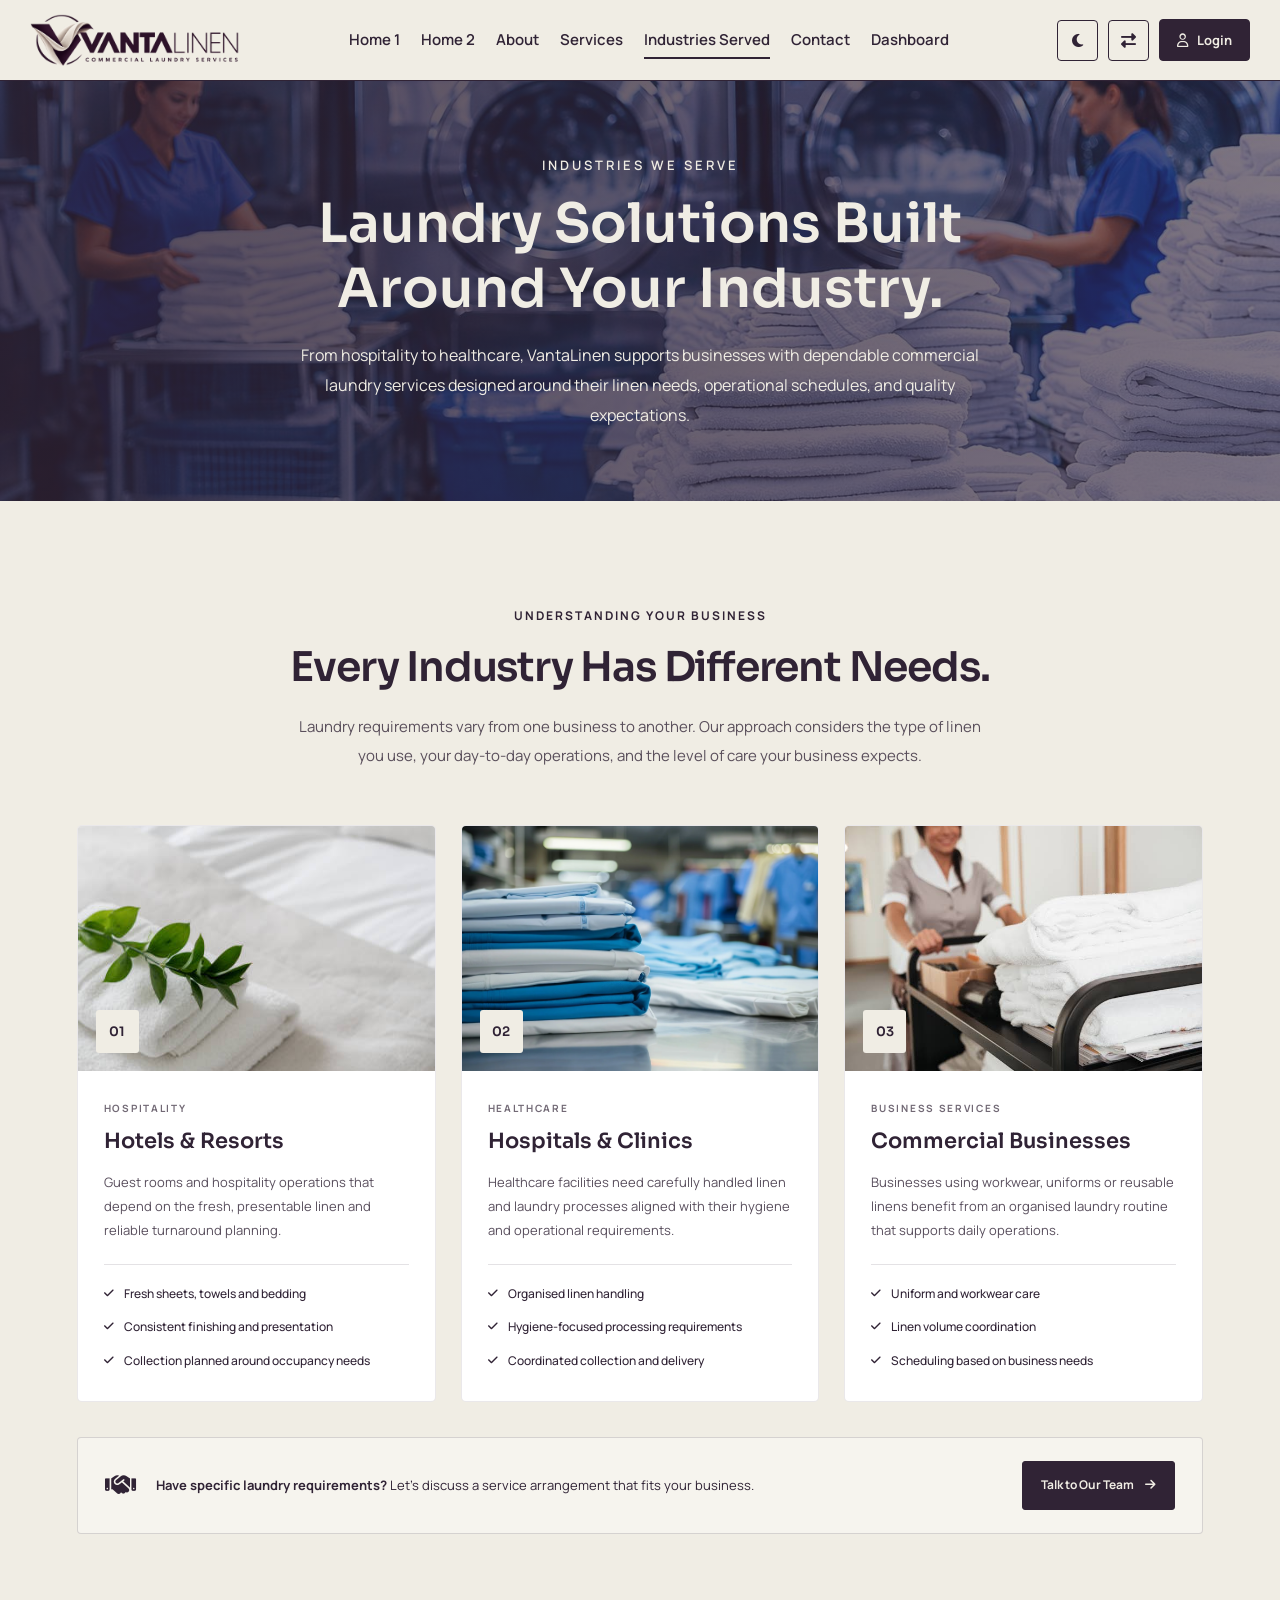
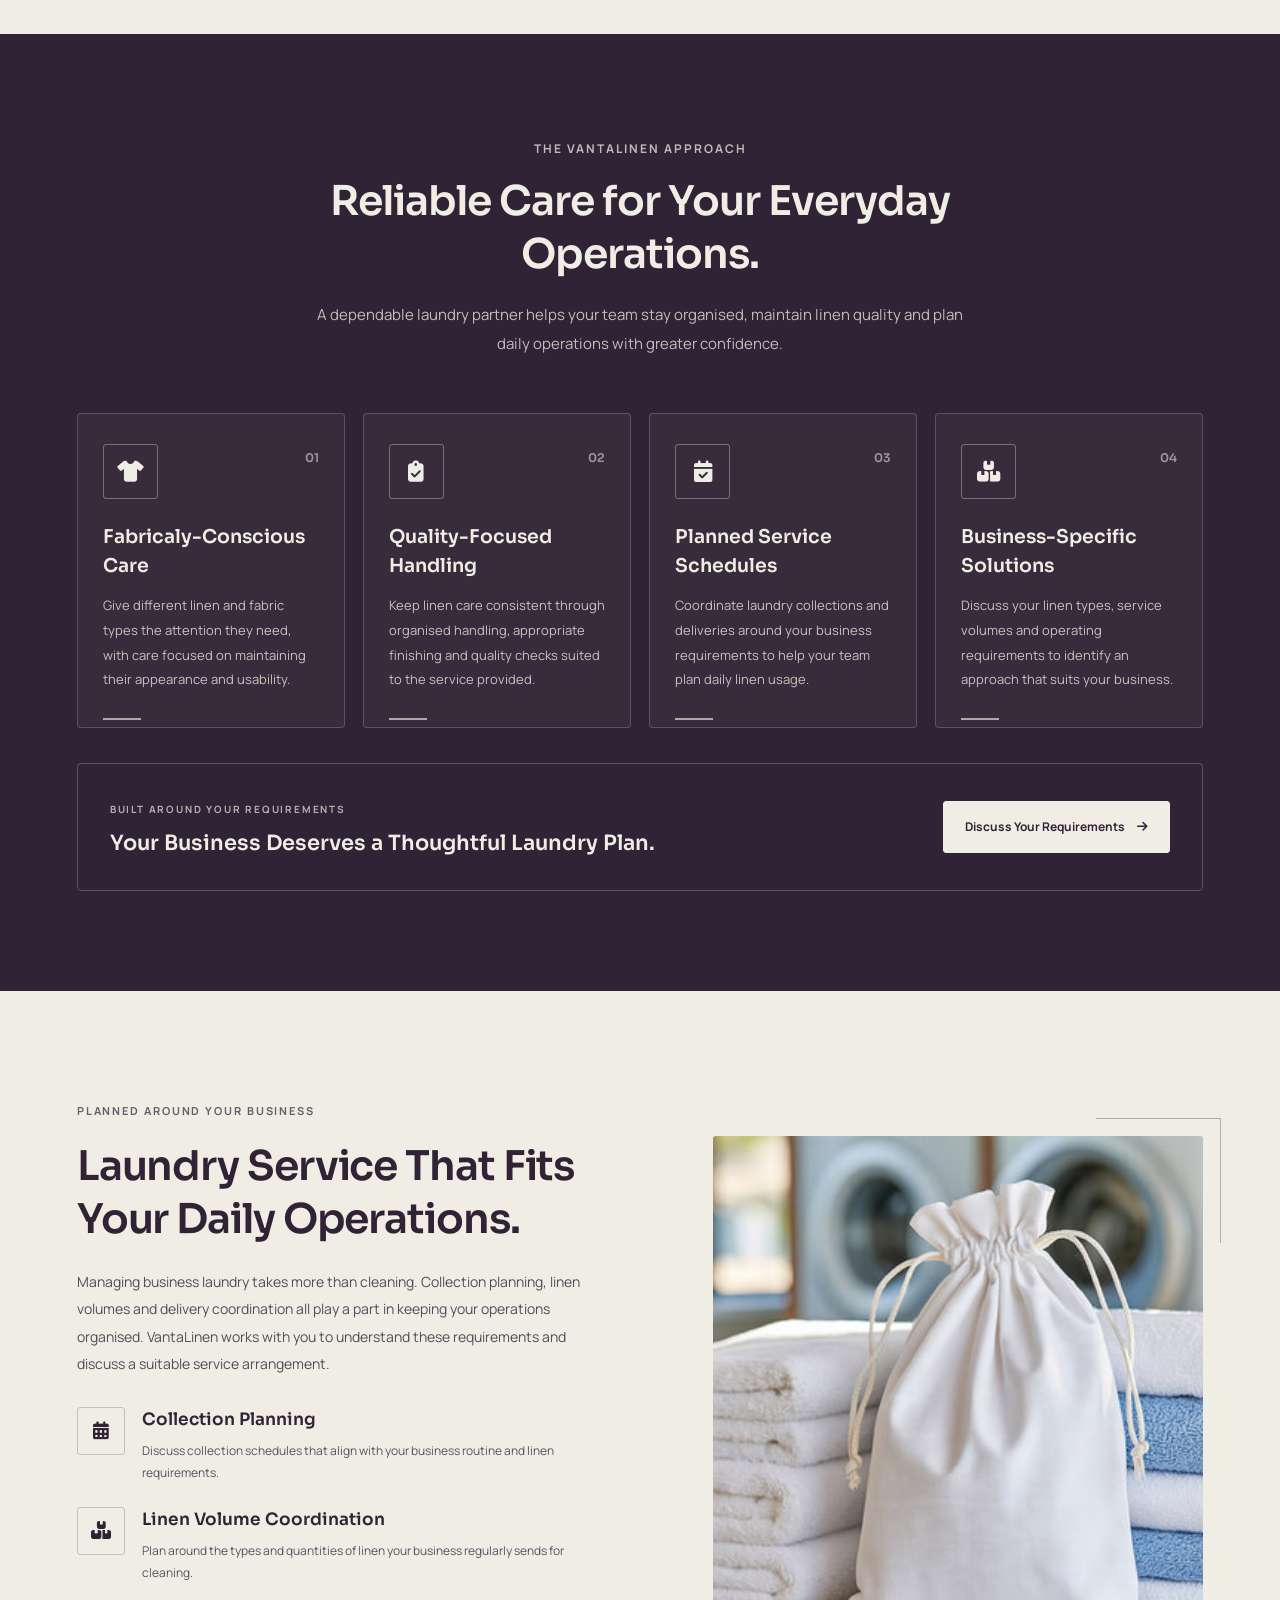
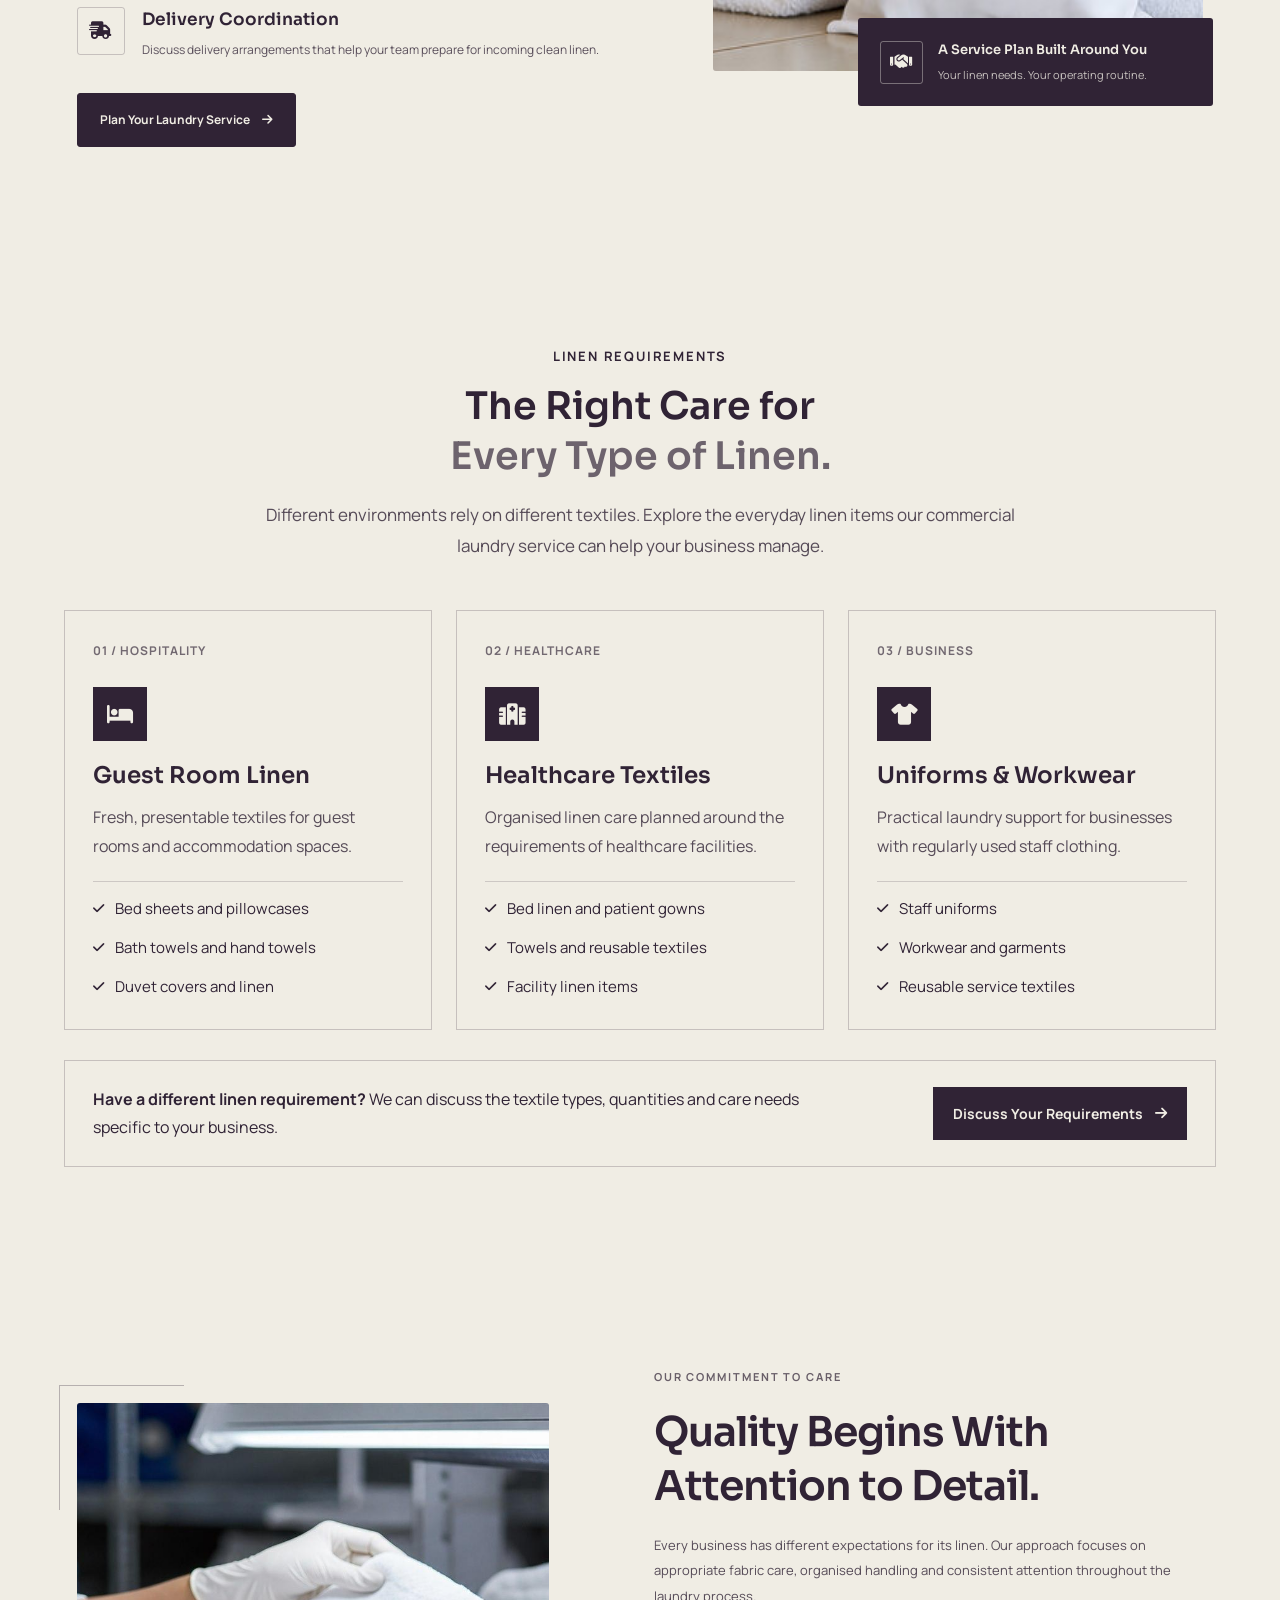
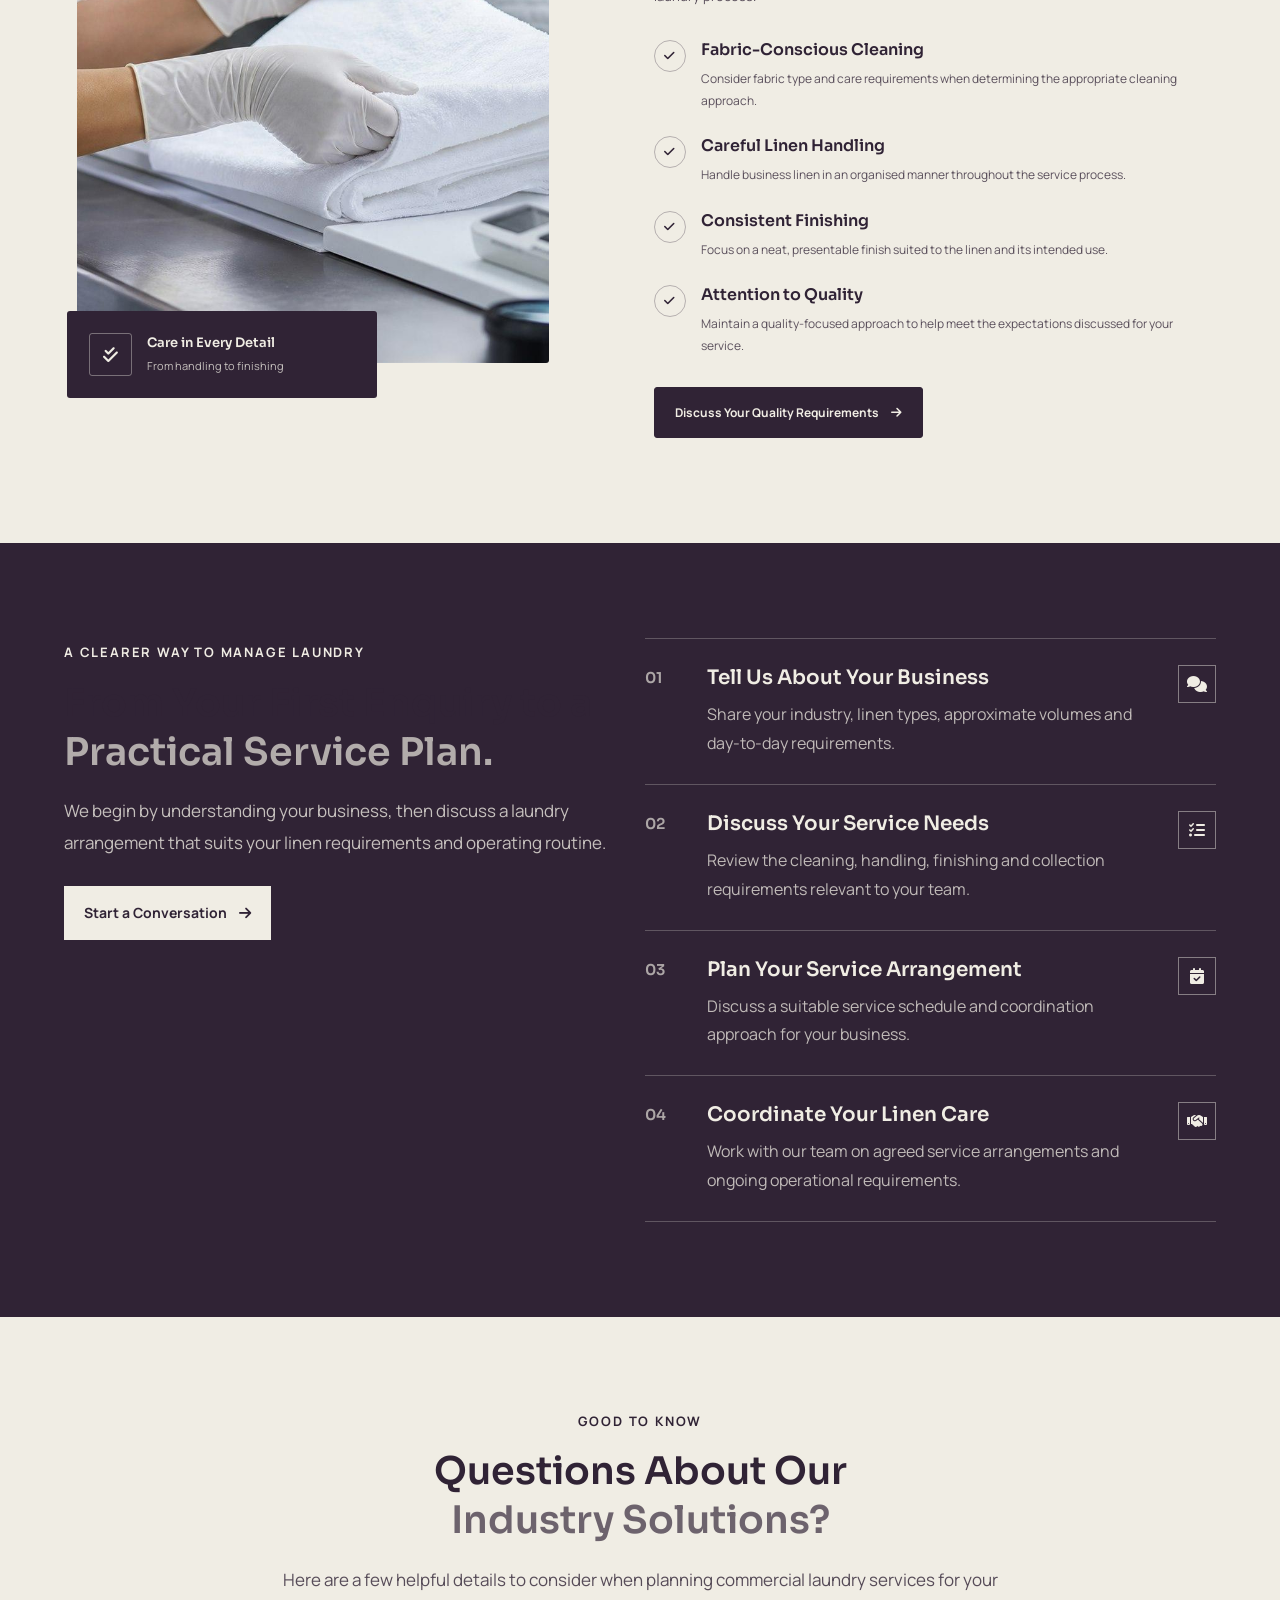
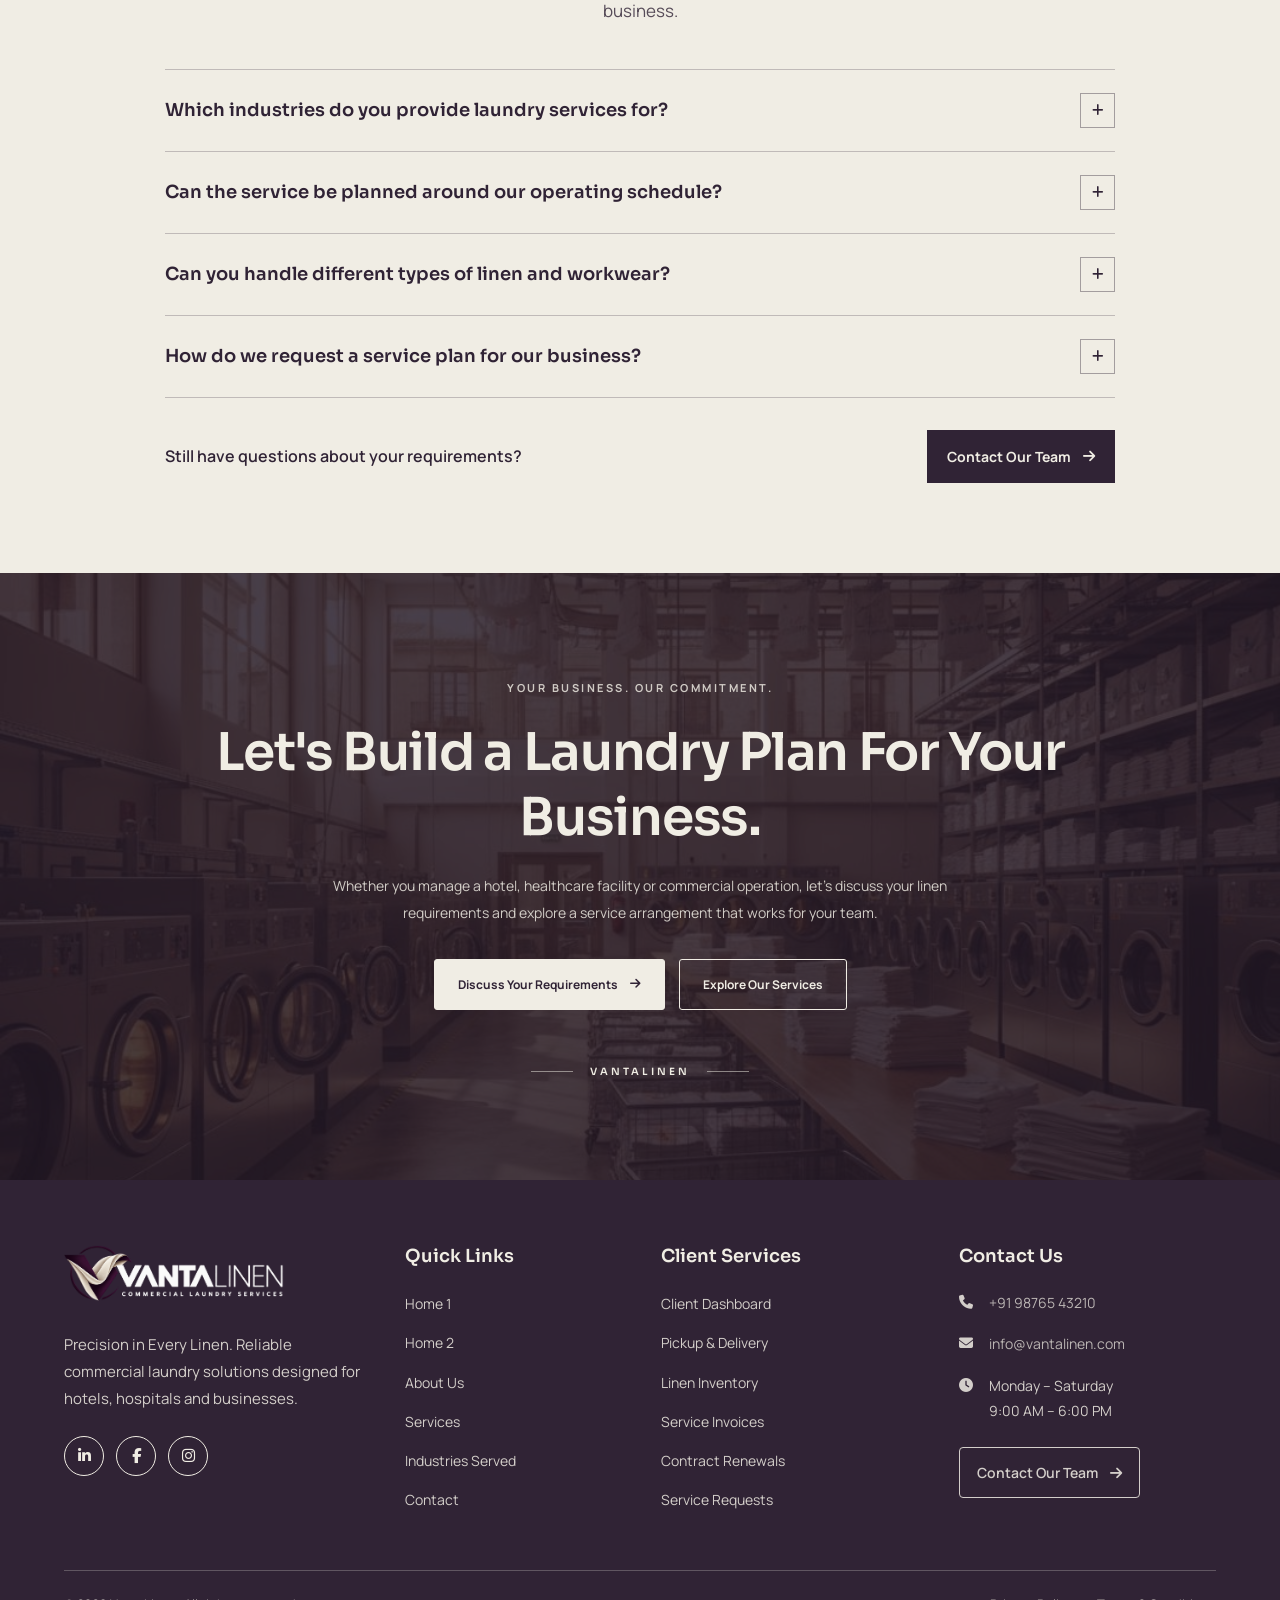
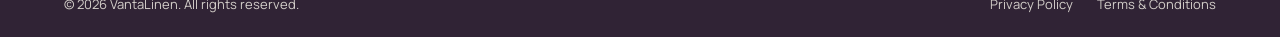
<file: industries-served.html>
<!DOCTYPE html>
<html lang="en">

<head>
    <meta charset="UTF-8">
    <meta name="viewport" content="width=device-width, initial-scale=1.0">

    <title>VantaLinen</title>

    <meta name="description"
        content="Reliable commercial laundry and linen management services for hotels, hospitals, resorts and businesses.">

    <!-- Google Fonts -->
    <link rel="preconnect" href="https://fonts.googleapis.com">
    <link rel="preconnect" href="https://fonts.gstatic.com" crossorigin>

    <!-- Favicon -->
    <link rel="icon" type="image/png" href="images/favicon.png">
    <link rel="apple-touch-icon" href="images/favicon.png">


    <link
        href="https://fonts.googleapis.com/css2?family=Manrope:wght@400;500;600;700&family=Sora:wght@400;500;600;700&display=swap"
        rel="stylesheet">

    <!-- Font Awesome -->
    <link rel="stylesheet" href="https://cdnjs.cloudflare.com/ajax/libs/font-awesome/6.7.2/css/all.min.css">

    <!-- Main CSS -->
    <link rel="stylesheet" href="css/style.css">

</head>

<body>

    <!-- =========================
     VANTALINEN HEADER
========================= -->

    <header class="vl-header" id="siteHeader">
        <div class="vl-header-container">

            <!-- Logo -->
            <a href="index.html" class="vl-logo" aria-label="VantaLinen Home">
                <img src="images/logo.png" alt="VantaLinen Commercial Laundry Services">
            </a>

            <!-- Desktop Navigation -->
            <nav class="vl-navigation" id="mainNavigation" aria-label="Main navigation">

                <ul class="vl-nav-list">
                    <li><a href="index.html">Home 1</a></li>
                    <li><a href="home-2.html">Home 2</a></li>
                    <li><a href="about.html">About</a></li>
                    <li><a href="services.html">Services</a></li>
                    <li><a href="industries-served.html">Industries Served</a></li>
                    <li><a href="contact.html">Contact</a></li>
                    <li><a href="dashboard.html">Dashboard</a></li>
                </ul>

                <!-- Mobile / Tablet Controls -->
                <div class="vl-mobile-controls">

                    <button class="vl-toggle-btn" id="mobileThemeToggle" type="button" aria-label="Toggle dark mode">
                        <i class="fa-solid fa-moon" aria-hidden="true"></i>
                        <span>Dark Mode</span>
                    </button>

                    <button class="vl-toggle-btn" id="mobileRtlToggle" type="button" aria-label="Toggle RTL layout">
                        <i class="fa-solid fa-right-left" aria-hidden="true"></i>
                        <span>RTL Mode</span>
                    </button>

                    <a href="login.html" class="vl-login-btn">
                        <i class="fa-regular fa-user" aria-hidden="true"></i>
                        <span>Login</span>
                    </a>

                </div>
            </nav>

            <!-- Desktop Right Actions -->
            <div class="vl-header-actions">

                <button class="vl-icon-btn" id="desktopThemeToggle" type="button" aria-label="Toggle dark mode"
                    title="Dark Mode">
                    <i class="fa-solid fa-moon" aria-hidden="true"></i>
                </button>

                <button class="vl-icon-btn" id="desktopRtlToggle" type="button" aria-label="Toggle RTL layout"
                    title="RTL Mode">
                    <i class="fa-solid fa-right-left" aria-hidden="true"></i>
                </button>

                <a href="login.html" class="vl-login-btn">
                    <i class="fa-regular fa-user" aria-hidden="true"></i>
                    <span>Login</span>
                </a>

            </div>

            <!-- Mobile / Tablet Menu Toggle -->
            <button class="vl-menu-toggle" id="menuToggle" type="button" aria-label="Open navigation menu"
                aria-controls="mainNavigation" aria-expanded="false">
                <span></span>
                <span></span>
                <span></span>
            </button>

        </div>
    </header>

    <!-- VantaLinen Inner Page Hero -->
    <section class="vl-page-hero is-banner">
        <div class="vl-page-hero-overlay"></div>

        <div class="vl-page-hero-content">
            <span class="vl-page-hero-label">
                INDUSTRIES WE SERVE
            </span>

            <h1>Laundry Solutions Built Around Your Industry.</h1>

            <p>
                From hospitality to healthcare, VantaLinen supports businesses with dependable commercial laundry
                services designed around their linen needs, operational schedules, and quality expectations.
            </p>
        </div>
    </section>


    <!-- SECTION 2: INDUSTRY-SPECIFIC LAUNDRY NEEDS -->
    <section class="vl-industry-needs" id="industry-needs">
        <div class="vl-industry-needs-container">

            <div class="vl-industry-needs-heading">
                <span class="vl-industry-needs-eyebrow">
                    UNDERSTANDING YOUR BUSINESS
                </span>

                <h2>
                    Every Industry Has <span>Different Needs.</span>
                </h2>

                <p>
                    Laundry requirements vary from one business to another.
                    Our approach considers the type of linen you use, your
                    day-to-day operations, and the level of care your business
                    expects.
                </p>
            </div>

            <div class="vl-industry-needs-grid">

                <!-- Hotels -->
                <article class="vl-industry-need-card">
                    <div class="vl-industry-need-image">
                        <img src="images/industry-hotel-needs.jpg"
                            alt="Fresh hotel bed linen and neatly arranged towels" loading="lazy">
                        <span class="vl-industry-need-number">01</span>
                    </div>

                    <div class="vl-industry-need-content">
                        <span class="vl-industry-need-label">
                            HOSPITALITY
                        </span>

                        <h3>Hotels & Resorts</h3>

                        <p>
                            Guest rooms and hospitality operations that depend on the
                            fresh, presentable linen and reliable turnaround
                            planning.
                        </p>

                        <ul>
                            <li>
                                <i class="fa-solid fa-check" aria-hidden="true"></i>
                                Fresh sheets, towels and bedding
                            </li>
                            <li>
                                <i class="fa-solid fa-check" aria-hidden="true"></i>
                                Consistent finishing and presentation
                            </li>
                            <li>
                                <i class="fa-solid fa-check" aria-hidden="true"></i>
                                Collection planned around occupancy needs
                            </li>
                        </ul>
                    </div>
                </article>

                <!-- Healthcare -->
                <article class="vl-industry-need-card">
                    <div class="vl-industry-need-image">
                        <img src="images/industry-hospital-needs.jpg" alt="Clean folded hospital linen prepared for use"
                            loading="lazy">
                        <span class="vl-industry-need-number">02</span>
                    </div>

                    <div class="vl-industry-need-content">
                        <span class="vl-industry-need-label">
                            HEALTHCARE
                        </span>

                        <h3>Hospitals & Clinics</h3>

                        <p>
                            Healthcare facilities need carefully handled linen
                            and laundry processes aligned with their hygiene
                            and operational requirements.
                        </p>

                        <ul>
                            <li>
                                <i class="fa-solid fa-check" aria-hidden="true"></i>
                                Organised linen handling
                            </li>
                            <li>
                                <i class="fa-solid fa-check" aria-hidden="true"></i>
                                Hygiene-focused processing requirements
                            </li>
                            <li>
                                <i class="fa-solid fa-check" aria-hidden="true"></i>
                                Coordinated collection and delivery
                            </li>
                        </ul>
                    </div>
                </article>

                <!-- Commercial Businesses -->
                <article class="vl-industry-need-card">
                    <div class="vl-industry-need-image">
                        <img src="images/industry-commercial-needs.jpg"
                            alt="Clean uniforms and linen prepared at a commercial laundry" loading="lazy">
                        <span class="vl-industry-need-number">03</span>
                    </div>

                    <div class="vl-industry-need-content">
                        <span class="vl-industry-need-label">
                            BUSINESS SERVICES
                        </span>

                        <h3>Commercial Businesses</h3>

                        <p>
                            Businesses using workwear, uniforms or reusable
                            linens benefit from an organised laundry routine
                            that supports daily operations.
                        </p>

                        <ul>
                            <li>
                                <i class="fa-solid fa-check" aria-hidden="true"></i>
                                Uniform and workwear care
                            </li>
                            <li>
                                <i class="fa-solid fa-check" aria-hidden="true"></i>
                                Linen volume coordination
                            </li>
                            <li>
                                <i class="fa-solid fa-check" aria-hidden="true"></i>
                                Scheduling based on business needs
                            </li>
                        </ul>
                    </div>
                </article>

            </div>

            <div class="vl-industry-needs-note">
                <i class="fa-solid fa-handshake" aria-hidden="true"></i>

                <p>
                    <strong>Have specific laundry requirements?</strong>
                    Let's discuss a service arrangement that fits your business.
                </p>

                <a href="contact.html">
                    Talk to Our Team
                    <i class="fa-solid fa-arrow-right" aria-hidden="true"></i>
                </a>
            </div>

        </div>
    </section>


    <!-- SECTION 3: WHAT EVERY BUSINESS CAN EXPECT -->
    <section class="vl-industry-benefits" id="industry-benefits">
        <div class="vl-industry-benefits-container">

            <div class="vl-industry-benefits-heading">
                <span class="vl-industry-benefits-eyebrow">
                    THE VANTALINEN APPROACH
                </span>

                <h2>
                    Reliable Care for Your Everyday Operations.
                </h2>

                <p>
                    A dependable laundry partner helps your team stay organised,
                    maintain linen quality and plan daily operations with greater
                    confidence.
                </p>
            </div>

            <div class="vl-industry-benefits-grid">

                <!-- Benefit 1 -->
                <article class="vl-industry-benefit-card">
                    <div class="vl-industry-benefit-icon">
                        <i class="fa-solid fa-shirt" aria-hidden="true"></i>
                    </div>

                    <span class="vl-industry-benefit-number">01</span>

                    <h3>Fabricaly-Conscious Care</h3>

                    <p>
                        Give different linen and fabric types the attention
                        they need, with care focused on maintaining their
                        appearance and usability.
                    </p>

                    <div class="vl-industry-benefit-line"></div>
                </article>

                <!-- Benefit 2 -->
                <article class="vl-industry-benefit-card">
                    <div class="vl-industry-benefit-icon">
                        <i class="fa-solid fa-clipboard-check" aria-hidden="true"></i>
                    </div>

                    <span class="vl-industry-benefit-number">02</span>

                    <h3>Quality-Focused Handling</h3>

                    <p>
                        Keep linen care consistent through organised handling,
                        appropriate finishing and quality checks suited to
                        the service provided.
                    </p>

                    <div class="vl-industry-benefit-line"></div>
                </article>

                <!-- Benefit 3 -->
                <article class="vl-industry-benefit-card">
                    <div class="vl-industry-benefit-icon">
                        <i class="fa-solid fa-calendar-check" aria-hidden="true"></i>
                    </div>

                    <span class="vl-industry-benefit-number">03</span>

                    <h3>Planned Service Schedules</h3>

                    <p>
                        Coordinate laundry collections and deliveries around
                        your business requirements to help your team plan
                        daily linen usage.
                    </p>

                    <div class="vl-industry-benefit-line"></div>
                </article>

                <!-- Benefit 4 -->
                <article class="vl-industry-benefit-card">
                    <div class="vl-industry-benefit-icon">
                        <i class="fa-solid fa-boxes-stacked" aria-hidden="true"></i>
                    </div>

                    <span class="vl-industry-benefit-number">04</span>

                    <h3>Business-Specific Solutions</h3>

                    <p>
                        Discuss your linen types, service volumes and operating
                        requirements to identify an approach that suits your
                        business.
                    </p>

                    <div class="vl-industry-benefit-line"></div>
                </article>

            </div>

            <div class="vl-industry-benefits-footer">
                <div class="vl-industry-benefits-footer-text">
                    <span>BUILT AROUND YOUR REQUIREMENTS</span>
                    <h3>Your Business Deserves a Thoughtful Laundry Plan.</h3>
                </div>

                <a href="contact.html" class="vl-industry-benefits-btn">
                    Discuss Your Requirements
                    <i class="fa-solid fa-arrow-right" aria-hidden="true"></i>
                </a>
            </div>

        </div>
    </section>


    <!-- SECTION 4: COLLECTION & DELIVERY COORDINATION -->
    <section class="vl-industry-logistics" id="industry-logistics">
        <div class="vl-industry-logistics-container">

            <div class="vl-industry-logistics-content">

                <span class="vl-industry-logistics-eyebrow">
                    PLANNED AROUND YOUR BUSINESS
                </span>

                <h2>
                    Laundry Service That Fits Your
                    <span>Daily Operations.</span>
                </h2>

                <p class="vl-industry-logistics-intro">
                    Managing business laundry takes more than cleaning.
                    Collection planning, linen volumes and delivery coordination
                    all play a part in keeping your operations organised.
                    VantaLinen works with you to understand these requirements
                    and discuss a suitable service arrangement.
                </p>

                <div class="vl-industry-logistics-points">

                    <div class="vl-industry-logistics-point">
                        <div class="vl-industry-logistics-point-icon">
                            <i class="fa-solid fa-calendar-days" aria-hidden="true"></i>
                        </div>

                        <div>
                            <h3>Collection Planning</h3>
                            <p>
                                Discuss collection schedules that align with
                                your business routine and linen requirements.
                            </p>
                        </div>
                    </div>

                    <div class="vl-industry-logistics-point">
                        <div class="vl-industry-logistics-point-icon">
                            <i class="fa-solid fa-boxes-stacked" aria-hidden="true"></i>
                        </div>

                        <div>
                            <h3>Linen Volume Coordination</h3>
                            <p>
                                Plan around the types and quantities of linen
                                your business regularly sends for cleaning.
                            </p>
                        </div>
                    </div>

                    <div class="vl-industry-logistics-point">
                        <div class="vl-industry-logistics-point-icon">
                            <i class="fa-solid fa-truck-fast" aria-hidden="true"></i>
                        </div>

                        <div>
                            <h3>Delivery Coordination</h3>
                            <p>
                                Discuss delivery arrangements that help your
                                team prepare for incoming clean linen.
                            </p>
                        </div>
                    </div>

                </div>

                <a href="contact.html" class="vl-industry-logistics-btn">
                    Plan Your Laundry Service
                    <i class="fa-solid fa-arrow-right" aria-hidden="true"></i>
                </a>

            </div>

            <div class="vl-industry-logistics-visual">
                <div class="vl-industry-logistics-image">
                    <img src="images/industry-collection-delivery.jpg"
                        alt="Clean folded commercial laundry prepared for collection and delivery" loading="lazy">
                </div>

                <div class="vl-industry-logistics-image-caption">
                    <span class="vl-industry-logistics-caption-icon">
                        <i class="fa-solid fa-handshake" aria-hidden="true"></i>
                    </span>

                    <div>
                        <strong>A Service Plan Built Around You</strong>
                        <p>
                            Your linen needs. Your operating routine.
                        </p>
                    </div>
                </div>

                <span class="vl-industry-logistics-decoration" aria-hidden="true"></span>
            </div>

        </div>
    </section>

    <!-- SECTION: INDUSTRY LINEN CHECKLIST -->
    <section class="vl-industry-checklist" id="industry-checklist">
        <div class="vl-industry-checklist-container">

            <div class="vl-industry-checklist-heading">
                <span class="vl-industry-checklist-eyebrow">LINEN REQUIREMENTS</span>
                <h2>The Right Care for <span>Every Type of Linen.</span></h2>
                <p>Different environments rely on different textiles. Explore the everyday linen items our commercial
                    laundry service can help your business manage.</p>
            </div>

            <div class="vl-industry-checklist-grid">
                <article class="vl-industry-check-card">
                    <span class="vl-industry-check-number">01 / HOSPITALITY</span>
                    <div class="vl-industry-check-icon"><i class="fa-solid fa-bed"></i></div>
                    <h3>Guest Room Linen</h3>
                    <p>Fresh, presentable textiles for guest rooms and accommodation spaces.</p>
                    <ul>
                        <li><i class="fa-solid fa-check"></i> Bed sheets and pillowcases</li>
                        <li><i class="fa-solid fa-check"></i> Bath towels and hand towels</li>
                        <li><i class="fa-solid fa-check"></i> Duvet covers and linen</li>
                    </ul>
                </article>

                <article class="vl-industry-check-card">
                    <span class="vl-industry-check-number">02 / HEALTHCARE</span>
                    <div class="vl-industry-check-icon"><i class="fa-solid fa-hospital"></i></div>
                    <h3>Healthcare Textiles</h3>
                    <p>Organised linen care planned around the requirements of healthcare facilities.</p>
                    <ul>
                        <li><i class="fa-solid fa-check"></i> Bed linen and patient gowns</li>
                        <li><i class="fa-solid fa-check"></i> Towels and reusable textiles</li>
                        <li><i class="fa-solid fa-check"></i> Facility linen items</li>
                    </ul>
                </article>

                <article class="vl-industry-check-card">
                    <span class="vl-industry-check-number">03 / BUSINESS</span>
                    <div class="vl-industry-check-icon"><i class="fa-solid fa-shirt"></i></div>
                    <h3>Uniforms & Workwear</h3>
                    <p>Practical laundry support for businesses with regularly used staff clothing.</p>
                    <ul>
                        <li><i class="fa-solid fa-check"></i> Staff uniforms</li>
                        <li><i class="fa-solid fa-check"></i> Workwear and garments</li>
                        <li><i class="fa-solid fa-check"></i> Reusable service textiles</li>
                    </ul>
                </article>
            </div>

            <div class="vl-industry-checklist-bottom">
                <p><strong>Have a different linen requirement?</strong> We can discuss the textile types, quantities and
                    care needs specific to your business.</p>
                <a href="contact.html">Discuss Your Requirements <i class="fa-solid fa-arrow-right"></i></a>
            </div>

        </div>
    </section>

    <!-- SECTION 5: OUR APPROACH TO QUALITY & CARE -->
    <section class="vl-industry-quality" id="industry-quality">
        <div class="vl-industry-quality-container">

            <!-- Left image -->
            <div class="vl-industry-quality-visual">
                <div class="vl-industry-quality-image">
                    <img src="images/industry-quality-care.jpg"
                        alt="Freshly laundered white linen being carefully inspected" loading="lazy">
                </div>

                <div class="vl-industry-quality-image-tag">
                    <i class="fa-solid fa-check-double" aria-hidden="true"></i>

                    <div>
                        <strong>Care in Every Detail</strong>
                        <span>From handling to finishing</span>
                    </div>
                </div>

                <span class="vl-industry-quality-frame" aria-hidden="true"></span>
            </div>

            <!-- Right content -->
            <div class="vl-industry-quality-content">

                <span class="vl-industry-quality-eyebrow">
                    OUR COMMITMENT TO CARE
                </span>

                <h2>
                    Quality Begins With
                    <span>Attention to Detail.</span>
                </h2>

                <p class="vl-industry-quality-intro">
                    Every business has different expectations for its linen.
                    Our approach focuses on appropriate fabric care, organised
                    handling and consistent attention throughout the laundry
                    process.
                </p>

                <div class="vl-industry-quality-list">

                    <div class="vl-industry-quality-item">
                        <span class="vl-industry-quality-check">
                            <i class="fa-solid fa-check" aria-hidden="true"></i>
                        </span>

                        <div>
                            <h3>Fabric-Conscious Cleaning</h3>
                            <p>
                                Consider fabric type and care requirements when
                                determining the appropriate cleaning approach.
                            </p>
                        </div>
                    </div>

                    <div class="vl-industry-quality-item">
                        <span class="vl-industry-quality-check">
                            <i class="fa-solid fa-check" aria-hidden="true"></i>
                        </span>

                        <div>
                            <h3>Careful Linen Handling</h3>
                            <p>
                                Handle business linen in an organised manner
                                throughout the service process.
                            </p>
                        </div>
                    </div>

                    <div class="vl-industry-quality-item">
                        <span class="vl-industry-quality-check">
                            <i class="fa-solid fa-check" aria-hidden="true"></i>
                        </span>

                        <div>
                            <h3>Consistent Finishing</h3>
                            <p>
                                Focus on a neat, presentable finish suited to
                                the linen and its intended use.
                            </p>
                        </div>
                    </div>

                    <div class="vl-industry-quality-item">
                        <span class="vl-industry-quality-check">
                            <i class="fa-solid fa-check" aria-hidden="true"></i>
                        </span>

                        <div>
                            <h3>Attention to Quality</h3>
                            <p>
                                Maintain a quality-focused approach to help
                                meet the expectations discussed for your service.
                            </p>
                        </div>
                    </div>

                </div>

                <a href="contact.html" class="vl-industry-quality-btn">
                    Discuss Your Quality Requirements
                    <i class="fa-solid fa-arrow-right" aria-hidden="true"></i>
                </a>

            </div>

        </div>
    </section>


    <!-- SECTION: HOW WE WORK WITH YOUR BUSINESS -->
    <section class="vl-industry-workflow" id="industry-workflow">
        <div class="vl-industry-workflow-container">

            <div class="vl-industry-workflow-intro">
                <span class="vl-industry-workflow-eyebrow">A CLEARER WAY TO MANAGE LAUNDRY</span>
                <h2>From Your First Enquiry to a <span>Practical Service Plan.</span></h2>
                <p>We begin by understanding your business, then discuss a laundry arrangement that suits your linen
                    requirements and operating routine.</p>
                <a href="contact.html" class="vl-industry-workflow-btn">Start a Conversation <i
                        class="fa-solid fa-arrow-right"></i></a>
            </div>

            <div class="vl-industry-workflow-steps">
                <article class="vl-industry-workflow-step">
                    <span class="vl-industry-workflow-step-number">01</span>
                    <div>
                        <h3>Tell Us About Your Business</h3>
                        <p>Share your industry, linen types, approximate volumes and day-to-day requirements.</p>
                    </div>
                    <i class="fa-solid fa-comments"></i>
                </article>

                <article class="vl-industry-workflow-step">
                    <span class="vl-industry-workflow-step-number">02</span>
                    <div>
                        <h3>Discuss Your Service Needs</h3>
                        <p>Review the cleaning, handling, finishing and collection requirements relevant to your team.
                        </p>
                    </div>
                    <i class="fa-solid fa-list-check"></i>
                </article>

                <article class="vl-industry-workflow-step">
                    <span class="vl-industry-workflow-step-number">03</span>
                    <div>
                        <h3>Plan Your Service Arrangement</h3>
                        <p>Discuss a suitable service schedule and coordination approach for your business.</p>
                    </div>
                    <i class="fa-solid fa-calendar-check"></i>
                </article>

                <article class="vl-industry-workflow-step">
                    <span class="vl-industry-workflow-step-number">04</span>
                    <div>
                        <h3>Coordinate Your Linen Care</h3>
                        <p>Work with our team on agreed service arrangements and ongoing operational requirements.</p>
                    </div>
                    <i class="fa-solid fa-handshake"></i>
                </article>
            </div>

        </div>
    </section>


    <!-- SECTION: INDUSTRIES FAQ -->
    <section class="vl-industry-faq" id="industry-faq">
        <div class="vl-industry-faq-container">

            <div class="vl-industry-faq-heading">
                <span class="vl-industry-faq-eyebrow">GOOD TO KNOW</span>
                <h2>Questions About Our <span>Industry Solutions?</span></h2>
                <p>Here are a few helpful details to consider when planning commercial laundry services for your
                    business.</p>
            </div>

            <div class="vl-industry-faq-list">
                <details class="vl-industry-faq-item">
                    <summary>Which industries do you provide laundry services for?<span><i
                                class="fa-solid fa-plus"></i></span></summary>
                    <p>Our services are designed for businesses such as hotels, resorts, healthcare facilities and
                        commercial operations that use linen, uniforms or reusable textiles.</p>
                </details>

                <details class="vl-industry-faq-item">
                    <summary>Can the service be planned around our operating schedule?<span><i
                                class="fa-solid fa-plus"></i></span></summary>
                    <p>Collection and delivery requirements can be discussed with our team to explore a suitable
                        arrangement for your business routine and linen needs.</p>
                </details>

                <details class="vl-industry-faq-item">
                    <summary>Can you handle different types of linen and workwear?<span><i
                                class="fa-solid fa-plus"></i></span></summary>
                    <p>We can discuss the textile types you use, their care requirements and the service arrangements
                        appropriate for those items.</p>
                </details>

                <details class="vl-industry-faq-item">
                    <summary>How do we request a service plan for our business?<span><i
                                class="fa-solid fa-plus"></i></span></summary>
                    <p>Contact our team with your industry, linen requirements and preferred schedule. We can discuss
                        the next steps based on your needs.</p>
                </details>
            </div>

            <div class="vl-industry-faq-footer">
                <p>Still have questions about your requirements?</p>
                <a href="contact.html">Contact Our Team <i class="fa-solid fa-arrow-right"></i></a>
            </div>

        </div>
    </section>


    <!-- SECTION 6: INDUSTRIES SERVED FINAL CTA -->
    <section class="vl-industries-final-cta" id="industries-contact">

        <img class="vl-industries-final-cta-bg" src="images/industries-final-cta.jpg" alt="" aria-hidden="true"
            loading="lazy">

        <div class="vl-industries-final-cta-overlay"></div>

        <div class="vl-industries-final-cta-content">

            <span class="vl-industries-final-cta-eyebrow">
                YOUR BUSINESS. OUR COMMITMENT.
            </span>

            <h2>
                Let's Build a Laundry Plan
                <span>For Your Business.</span>
            </h2>

            <p>
                Whether you manage a hotel, healthcare facility or commercial
                operation, let's discuss your linen requirements and explore
                a service arrangement that works for your team.
            </p>

            <div class="vl-industries-final-cta-actions">

                <a href="contact.html" class="vl-industries-final-cta-btn vl-industries-final-cta-primary">
                    Discuss Your Requirements
                    <i class="fa-solid fa-arrow-right" aria-hidden="true"></i>
                </a>

                <a href="services.html" class="vl-industries-final-cta-btn vl-industries-final-cta-secondary">
                    Explore Our Services
                </a>

            </div>

            <div class="vl-industries-final-cta-bottom">
                <span class="vl-industries-final-cta-line"></span>
                <span>VANTALINEN</span>
                <span class="vl-industries-final-cta-line"></span>
            </div>

        </div>
    </section>


    <!-- VantaLinen Footer -->
    <footer class="vl-footer">
        <div class="vl-footer-container">

            <!-- Brand -->
            <div class="vl-footer-brand">
                <a href="index.html" class="vl-footer-logo">
                    <img src="images/logo-white.png" alt="VantaLinen Commercial Laundry Services">
                </a>

                <p>
                    Precision in Every Linen. Reliable commercial laundry
                    solutions designed for hotels, hospitals and businesses.
                </p>

                <div class="vl-footer-socials">
                    <a href="#" aria-label="LinkedIn">
                        <i class="fa-brands fa-linkedin-in"></i>
                    </a>
                    <a href="#" aria-label="Facebook">
                        <i class="fa-brands fa-facebook-f"></i>
                    </a>
                    <a href="#" aria-label="Instagram">
                        <i class="fa-brands fa-instagram"></i>
                    </a>
                </div>
            </div>

            <!-- Quick Links -->
            <div class="vl-footer-column">
                <h3>Quick Links</h3>
                <ul>
                    <li><a href="index.html">Home 1</a></li>
                    <li><a href="home-2.html">Home 2</a></li>
                    <li><a href="about.html">About Us</a></li>
                    <li><a href="services.html">Services</a></li>
                    <li><a href="industries-served.html">Industries Served</a></li>
                    <li><a href="contact.html">Contact</a></li>
                </ul>
            </div>

            <!-- Client Services -->
            <div class="vl-footer-column">
                <h3>Client Services</h3>
                <ul>
                    <li><a href="dashboard.html">Client Dashboard</a></li>
                    <li><a href="d2.html">Pickup &amp; Delivery</a></li>
                    <li><a href="d3.html">Linen Inventory</a></li>
                    <li><a href="d4.html">Service Invoices</a></li>
                    <li><a href="d5.html">Contract Renewals</a></li>
                    <li><a href="d6.html">Service Requests</a></li>
                </ul>
            </div>

            <!-- Contact -->
            <div class="vl-footer-column vl-footer-contact">
                <h3>Contact Us</h3>

                <p>
                    <i class="fa-solid fa-phone"></i>
                    <a href="tel:+910000000000">+91 98765 43210</a>
                </p>

                <p>
                    <i class="fa-solid fa-envelope"></i>
                    <a href="mailto:info@vantalinen.com">
                        info@vantalinen.com
                    </a>
                </p>

                <p>
                    <i class="fa-solid fa-clock"></i>
                    Monday – Saturday<br>
                    9:00 AM – 6:00 PM
                </p>

                <a href="contact.html" class="vl-footer-cta">
                    Contact Our Team
                    <i class="fa-solid fa-arrow-right"></i>
                </a>
            </div>

        </div>

        <!-- Bottom Bar -->
        <div class="vl-footer-bottom">
            <p>
                &copy; <span id="vl-footer-year"></span> VantaLinen.
                All rights reserved.
            </p>

            <div class="vl-footer-bottom-links">
                <a href="#">Privacy Policy</a>
                <a href="#">Terms &amp; Conditions</a>
            </div>
        </div>
    </footer>


    <script src="js/main.js"></script>

</body>

</html>
</file>
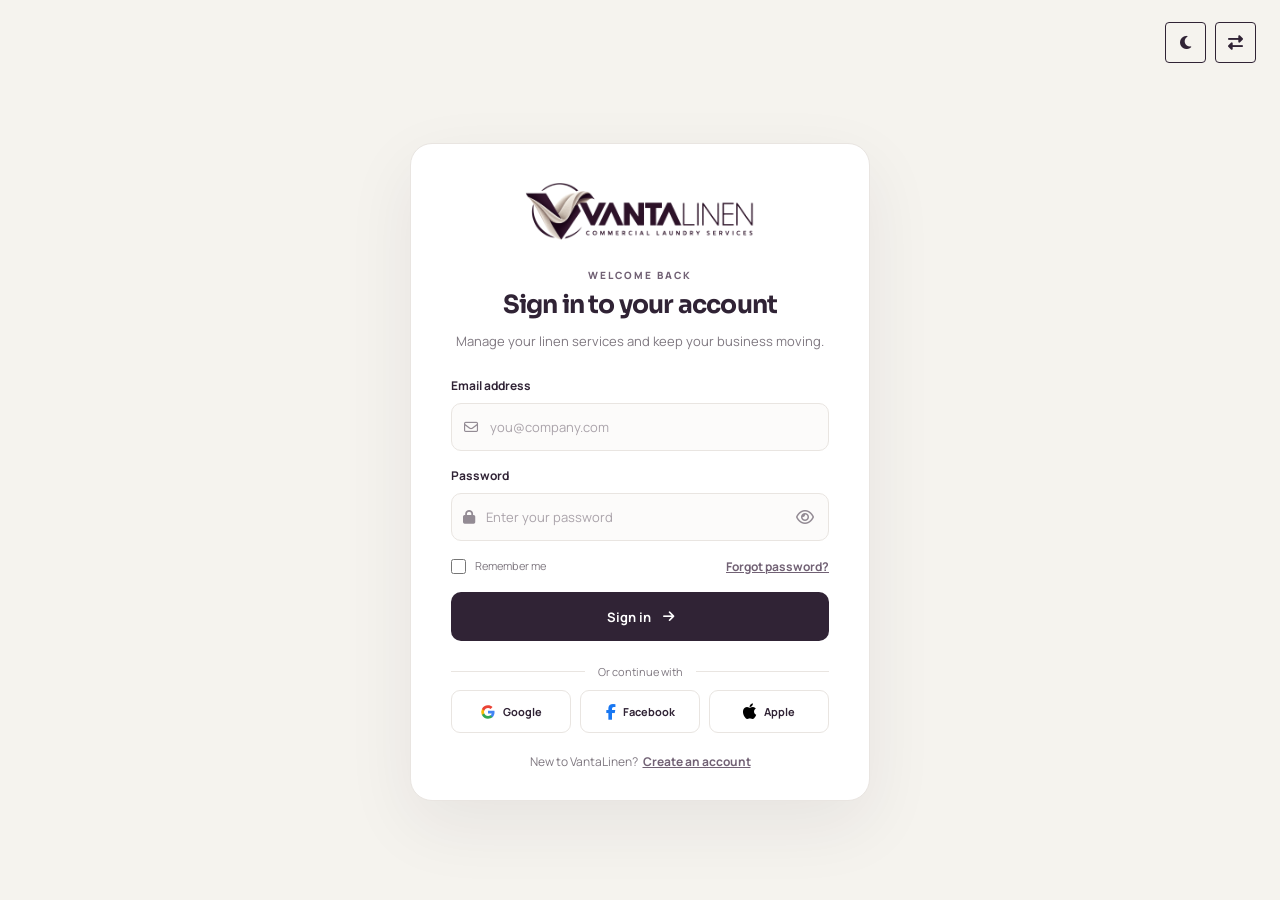
<file: login.html>
﻿<!doctype html>
<html lang="en" dir="ltr">

<head>
    <meta charset="utf-8">
    <meta name="viewport" content="width=device-width, initial-scale=1">
    <meta name="theme-color" content="#f5f3ee">
    <title>Sign in | VantaLinen</title>
    <link rel="preconnect" href="https://fonts.googleapis.com">
    <link rel="preconnect" href="https://fonts.gstatic.com" crossorigin>
    <!-- Favicon -->
    <link rel="icon" type="image/png" href="images/favicon.png">
    <link rel="apple-touch-icon" href="images/favicon.png">
    <link
        href="https://fonts.googleapis.com/css2?family=Manrope:wght@400;500;600;700&family=Sora:wght@400;500;600;700&display=swap"
        rel="stylesheet">
    <link rel="stylesheet" href="https://cdnjs.cloudflare.com/ajax/libs/font-awesome/6.7.2/css/all.min.css">
    <link rel="stylesheet" href="css/auth.css">
    <script src="js/auth.js" defer></script>
</head>

<body>
    <div class="auth-tools" aria-label="Display settings">
        <button class="auth-public-toggle" type="button" data-theme-toggle aria-label="Switch to dark mode"
            title="Dark Mode"><i class="fa-solid fa-moon" aria-hidden="true"></i></button>
        <button class="auth-public-toggle" type="button" data-dir-toggle aria-label="Switch to RTL layout"
            title="RTL Mode"><i class="fa-solid fa-right-left" aria-hidden="true"></i></button>
    </div>
    <main class="auth-layout">
        <section class="auth-card" aria-labelledby="form-title">
            <a class="brand" href="index.html" aria-label="VantaLinen home"><img src="images/logo.png"
                    alt="VantaLinen — Commercial Linen Care"></a>
            <p class="eyebrow">WELCOME BACK</p>
            <h1 id="form-title">Sign in to your account</h1>
            <p class="intro">Manage your linen services and keep your business moving.</p>
            <form class="auth-form" data-auth-form>
                <label for="email">Email address</label>
                <div class="input-wrap"><i class="fa-regular fa-envelope" aria-hidden="true"></i><input id="email"
                        name="email" type="email" placeholder="you@company.com" autocomplete="email" required></div>
                <label for="password">Password</label>
                <div class="input-wrap"><i class="fa-solid fa-lock" aria-hidden="true"></i><input id="password"
                        name="password" type="password" placeholder="Enter your password"
                        autocomplete="current-password" required minlength="8"><button class="password-toggle"
                        type="button" aria-label="Show password" data-password-toggle><i class="fa-regular fa-eye"
                            aria-hidden="true"></i></button></div>
                <div class="form-options"><label class="check-row"><input type="checkbox" name="remember"><span>Remember
                            me</span></label><a href="#" class="text-link" data-demo-link>Forgot password?</a></div>
                <button class="submit-button" type="submit">Sign in <i class="fa-solid fa-arrow-right"
                        aria-hidden="true"></i></button>
                <p class="form-message" role="status" aria-live="polite"></p>
                <div class="social-divider"><span>Or continue with</span></div>
                <div class="social-buttons" aria-label="Social sign in options">
                    <button type="button" class="social-button" data-social="Google"><svg class="google-logo"
                            viewBox="0 0 48 48" aria-hidden="true">
                            <path fill="#4285F4"
                                d="M43.6 24.5c0-1.4-.1-2.8-.4-4.1H24v7.8h11a9.4 9.4 0 0 1-4.1 6.2v5.1h6.6c3.9-3.6 6.1-8.8 6.1-15Z" />
                            <path fill="#34A853"
                                d="M24 44c5.5 0 10.1-1.8 13.5-4.8l-6.6-5.1c-1.8 1.2-4 2-6.9 2-5.3 0-9.8-3.6-11.4-8.4H5.8v5.3A20 20 0 0 0 24 44Z" />
                            <path fill="#FBBC05" d="M12.6 27.7a12 12 0 0 1 0-7.4V15H5.8a20 20 0 0 0 0 18l6.8-5.3Z" />
                            <path fill="#EA4335"
                                d="M24 11.9c3 0 5.7 1 7.8 3.1l5.8-5.8C34.1 5.9 29.5 4 24 4A20 20 0 0 0 5.8 15l6.8 5.3c1.6-4.8 6.1-8.4 11.4-8.4Z" />
                        </svg><span>Google</span></button>
                    <button type="button" class="social-button social-facebook" data-social="Facebook"><i
                            class="fa-brands fa-facebook-f" aria-hidden="true"></i><span>Facebook</span></button>
                    <button type="button" class="social-button social-apple" data-social="Apple"><i
                            class="fa-brands fa-apple" aria-hidden="true"></i><span>Apple</span></button>
                </div>
            </form>
            <p class="switch-auth">New to VantaLinen? <a class="text-link" href="register.html">Create an account</a>
            </p>
        </section>
    </main>
</body>

</html>
</file>
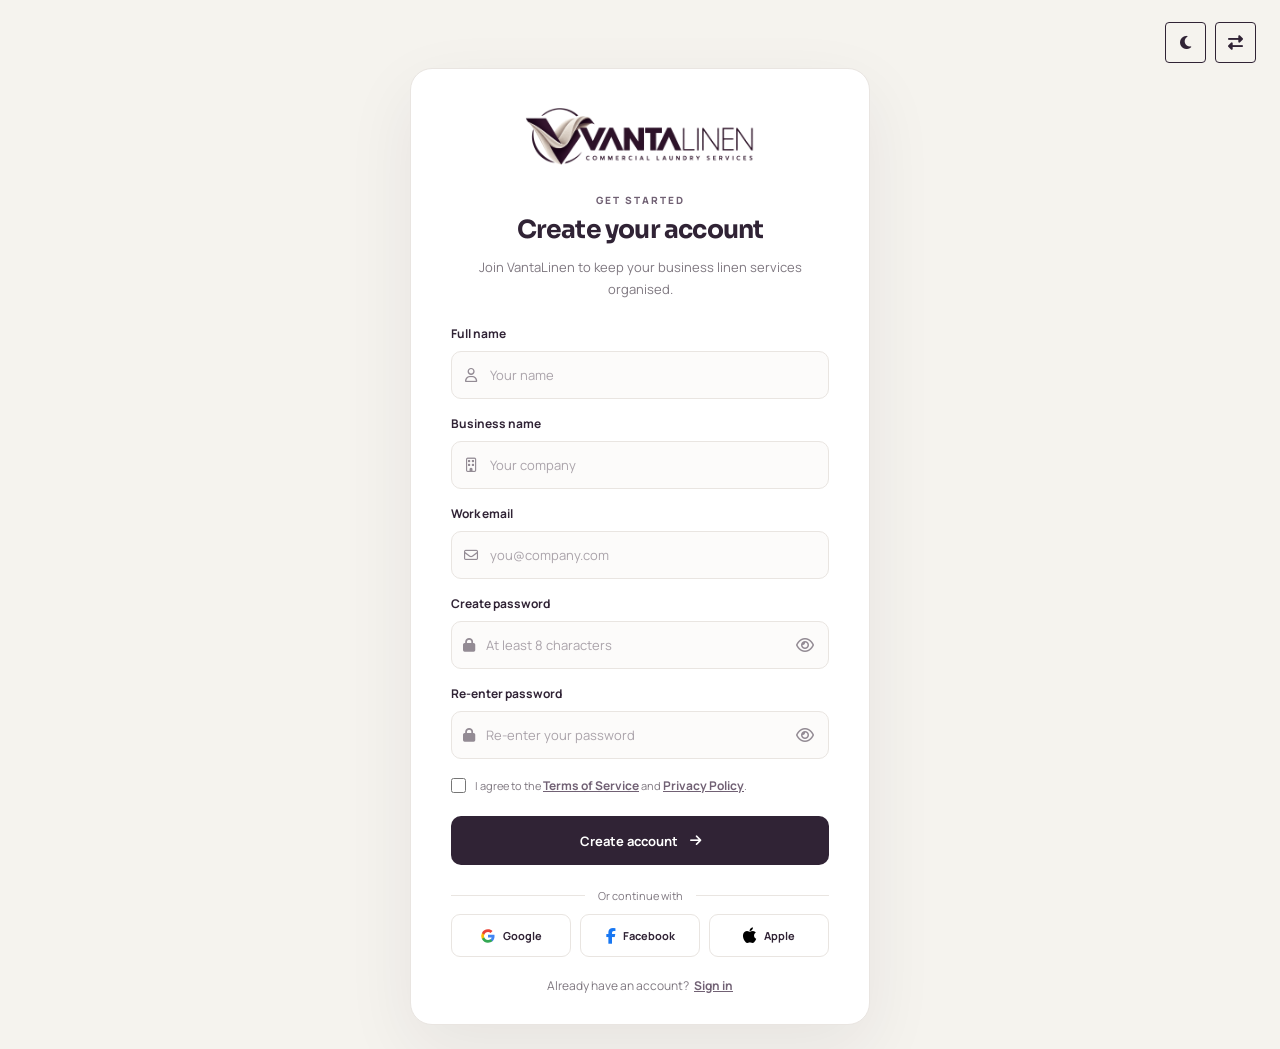
<file: register.html>
﻿<!doctype html>
<html lang="en" dir="ltr">

<head>
    <meta charset="utf-8">
    <meta name="viewport" content="width=device-width, initial-scale=1">
    <meta name="theme-color" content="#f5f3ee">
    <title>Create account | VantaLinen</title>
    <link rel="preconnect" href="https://fonts.googleapis.com">
    <link rel="preconnect" href="https://fonts.gstatic.com" crossorigin>
    <!-- Favicon -->
    <link rel="icon" type="image/png" href="images/favicon.png">
    <link rel="apple-touch-icon" href="images/favicon.png">
    <link
        href="https://fonts.googleapis.com/css2?family=Manrope:wght@400;500;600;700&family=Sora:wght@400;500;600;700&display=swap"
        rel="stylesheet">
    <link rel="stylesheet" href="https://cdnjs.cloudflare.com/ajax/libs/font-awesome/6.7.2/css/all.min.css">
    <link rel="stylesheet" href="css/auth.css">
    <script src="js/auth.js" defer></script>
</head>

<body>
    <div class="auth-tools" aria-label="Display settings">
        <button class="auth-public-toggle" type="button" data-theme-toggle aria-label="Switch to dark mode"
            title="Dark Mode"><i class="fa-solid fa-moon" aria-hidden="true"></i></button>
        <button class="auth-public-toggle" type="button" data-dir-toggle aria-label="Switch to RTL layout"
            title="RTL Mode"><i class="fa-solid fa-right-left" aria-hidden="true"></i></button>
    </div>
    <main class="auth-layout">
        <section class="auth-card" aria-labelledby="form-title">
            <a class="brand" href="index.html" aria-label="VantaLinen home"><img src="images/logo.png"
                    alt="VantaLinen — Commercial Linen Care"></a>
            <p class="eyebrow">GET STARTED</p>
            <h1 id="form-title">Create your account</h1>
            <p class="intro">Join VantaLinen to keep your business linen services organised.</p>
            <form class="auth-form" data-auth-form>
                <label for="name">Full name</label>
                <div class="input-wrap"><i class="fa-regular fa-user" aria-hidden="true"></i><input id="name"
                        name="name" type="text" placeholder="Your name" autocomplete="name" required></div>
                <label for="company">Business name</label>
                <div class="input-wrap"><i class="fa-regular fa-building" aria-hidden="true"></i><input id="company"
                        name="company" type="text" placeholder="Your company" autocomplete="organization" required>
                </div>
                <label for="email">Work email</label>
                <div class="input-wrap"><i class="fa-regular fa-envelope" aria-hidden="true"></i><input id="email"
                        name="email" type="email" placeholder="you@company.com" autocomplete="email" required></div>
                <label for="password">Create password</label>
                <div class="input-wrap"><i class="fa-solid fa-lock" aria-hidden="true"></i><input id="password"
                        name="password" type="password" placeholder="At least 8 characters" autocomplete="new-password"
                        minlength="8" required><button class="password-toggle" type="button" aria-label="Show password"
                        data-password-toggle><i class="fa-regular fa-eye" aria-hidden="true"></i></button></div>
                <label for="confirm-password">Re-enter password</label>
                <div class="input-wrap"><i class="fa-solid fa-lock" aria-hidden="true"></i><input id="confirm-password"
                        name="confirmPassword" type="password" placeholder="Re-enter your password"
                        autocomplete="new-password" minlength="8" required><button class="password-toggle" type="button"
                        aria-label="Show password" data-password-toggle><i class="fa-regular fa-eye"
                            aria-hidden="true"></i></button></div>
                <label class="check-row terms-row"><input type="checkbox" name="terms" required><span>I agree to the <a
                            class="text-link" href="#" data-demo-link>Terms of Service</a> and <a class="text-link"
                            href="#" data-demo-link>Privacy Policy</a>.</span></label>
                <button class="submit-button" type="submit">Create account <i class="fa-solid fa-arrow-right"
                        aria-hidden="true"></i></button>
                <p class="form-message" role="status" aria-live="polite"></p>
                <div class="social-divider"><span>Or continue with</span></div>
                <div class="social-buttons" aria-label="Social sign up options">
                    <button type="button" class="social-button" data-social="Google"><svg class="google-logo"
                            viewBox="0 0 48 48" aria-hidden="true">
                            <path fill="#4285F4"
                                d="M43.6 24.5c0-1.4-.1-2.8-.4-4.1H24v7.8h11a9.4 9.4 0 0 1-4.1 6.2v5.1h6.6c3.9-3.6 6.1-8.8 6.1-15Z" />
                            <path fill="#34A853"
                                d="M24 44c5.5 0 10.1-1.8 13.5-4.8l-6.6-5.1c-1.8 1.2-4 2-6.9 2-5.3 0-9.8-3.6-11.4-8.4H5.8v5.3A20 20 0 0 0 24 44Z" />
                            <path fill="#FBBC05" d="M12.6 27.7a12 12 0 0 1 0-7.4V15H5.8a20 20 0 0 0 0 18l6.8-5.3Z" />
                            <path fill="#EA4335"
                                d="M24 11.9c3 0 5.7 1 7.8 3.1l5.8-5.8C34.1 5.9 29.5 4 24 4A20 20 0 0 0 5.8 15l6.8 5.3c1.6-4.8 6.1-8.4 11.4-8.4Z" />
                        </svg><span>Google</span></button>
                    <button type="button" class="social-button social-facebook" data-social="Facebook"><i
                            class="fa-brands fa-facebook-f" aria-hidden="true"></i><span>Facebook</span></button>
                    <button type="button" class="social-button social-apple" data-social="Apple"><i
                            class="fa-brands fa-apple" aria-hidden="true"></i><span>Apple</span></button>
                </div>
            </form>
            <p class="switch-auth">Already have an account? <a class="text-link" href="login.html">Sign in</a></p>
        </section>
    </main>
</body>

</html>
</file>
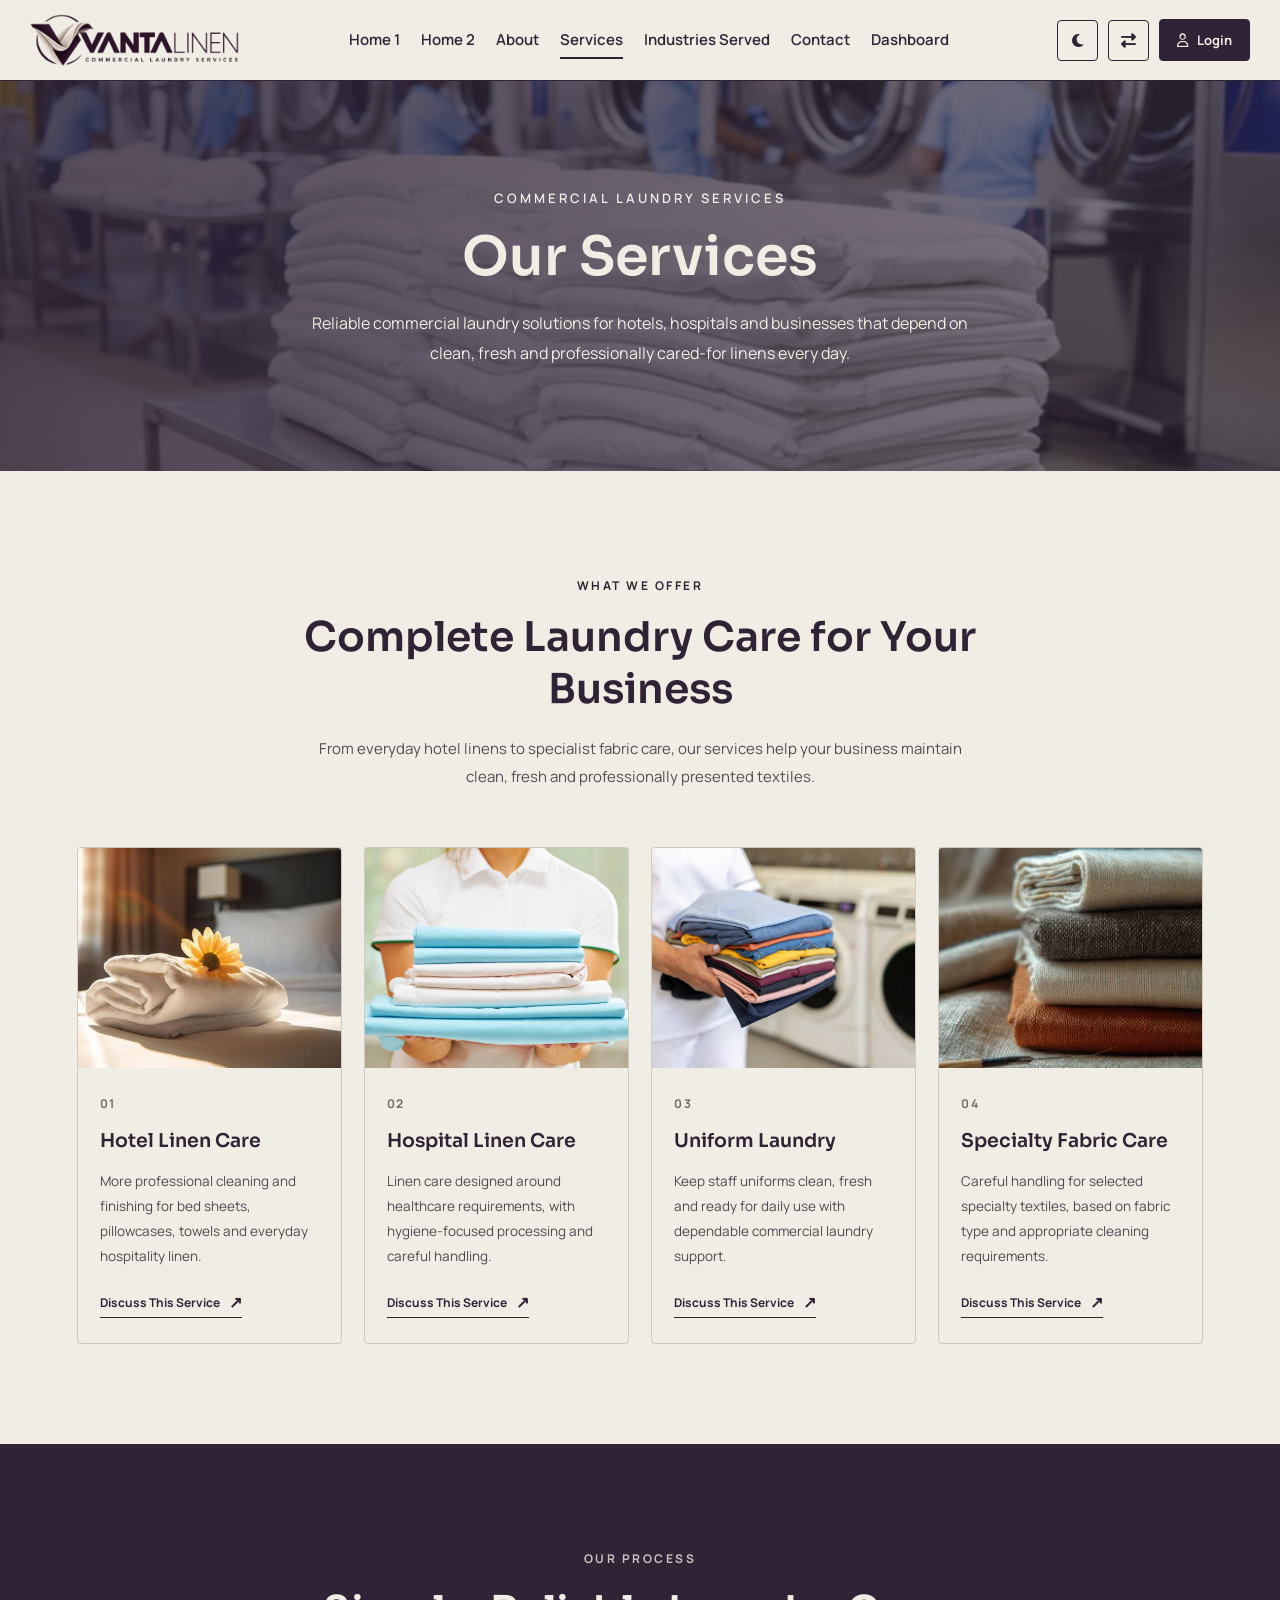
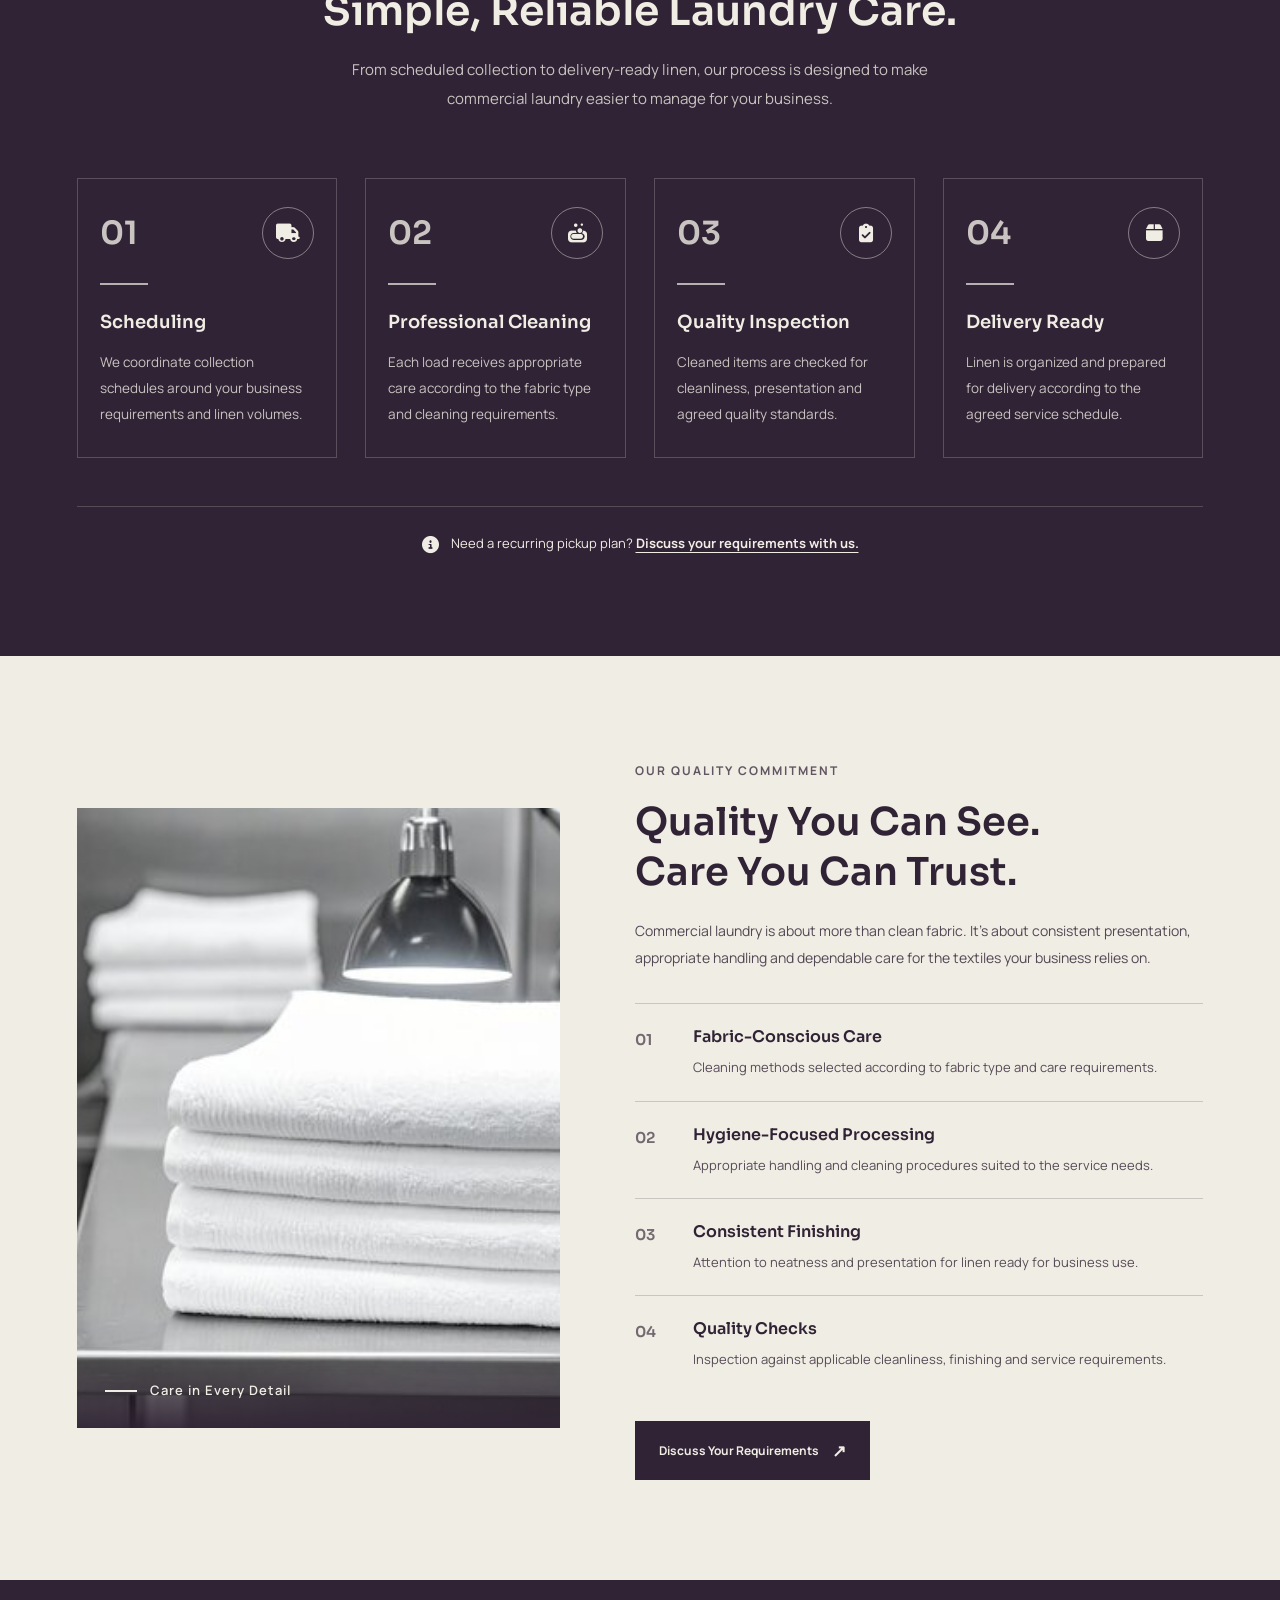
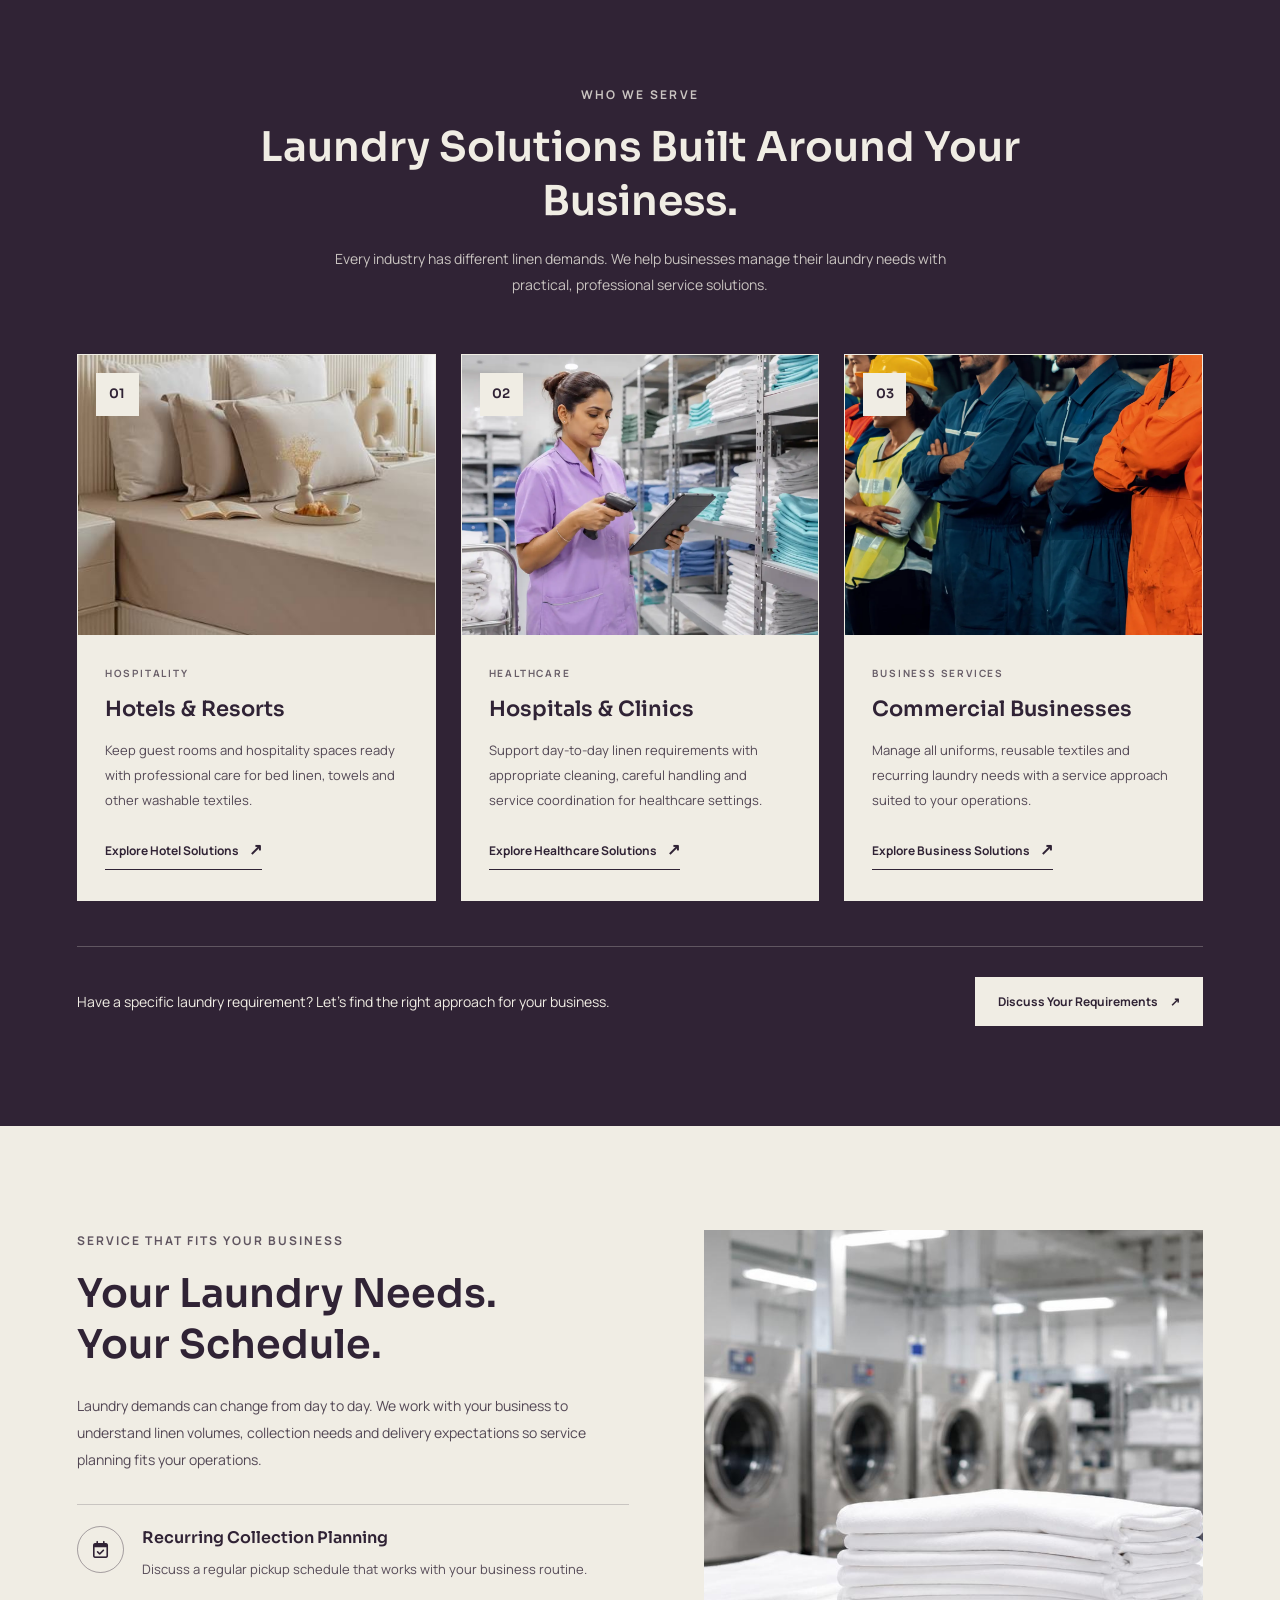
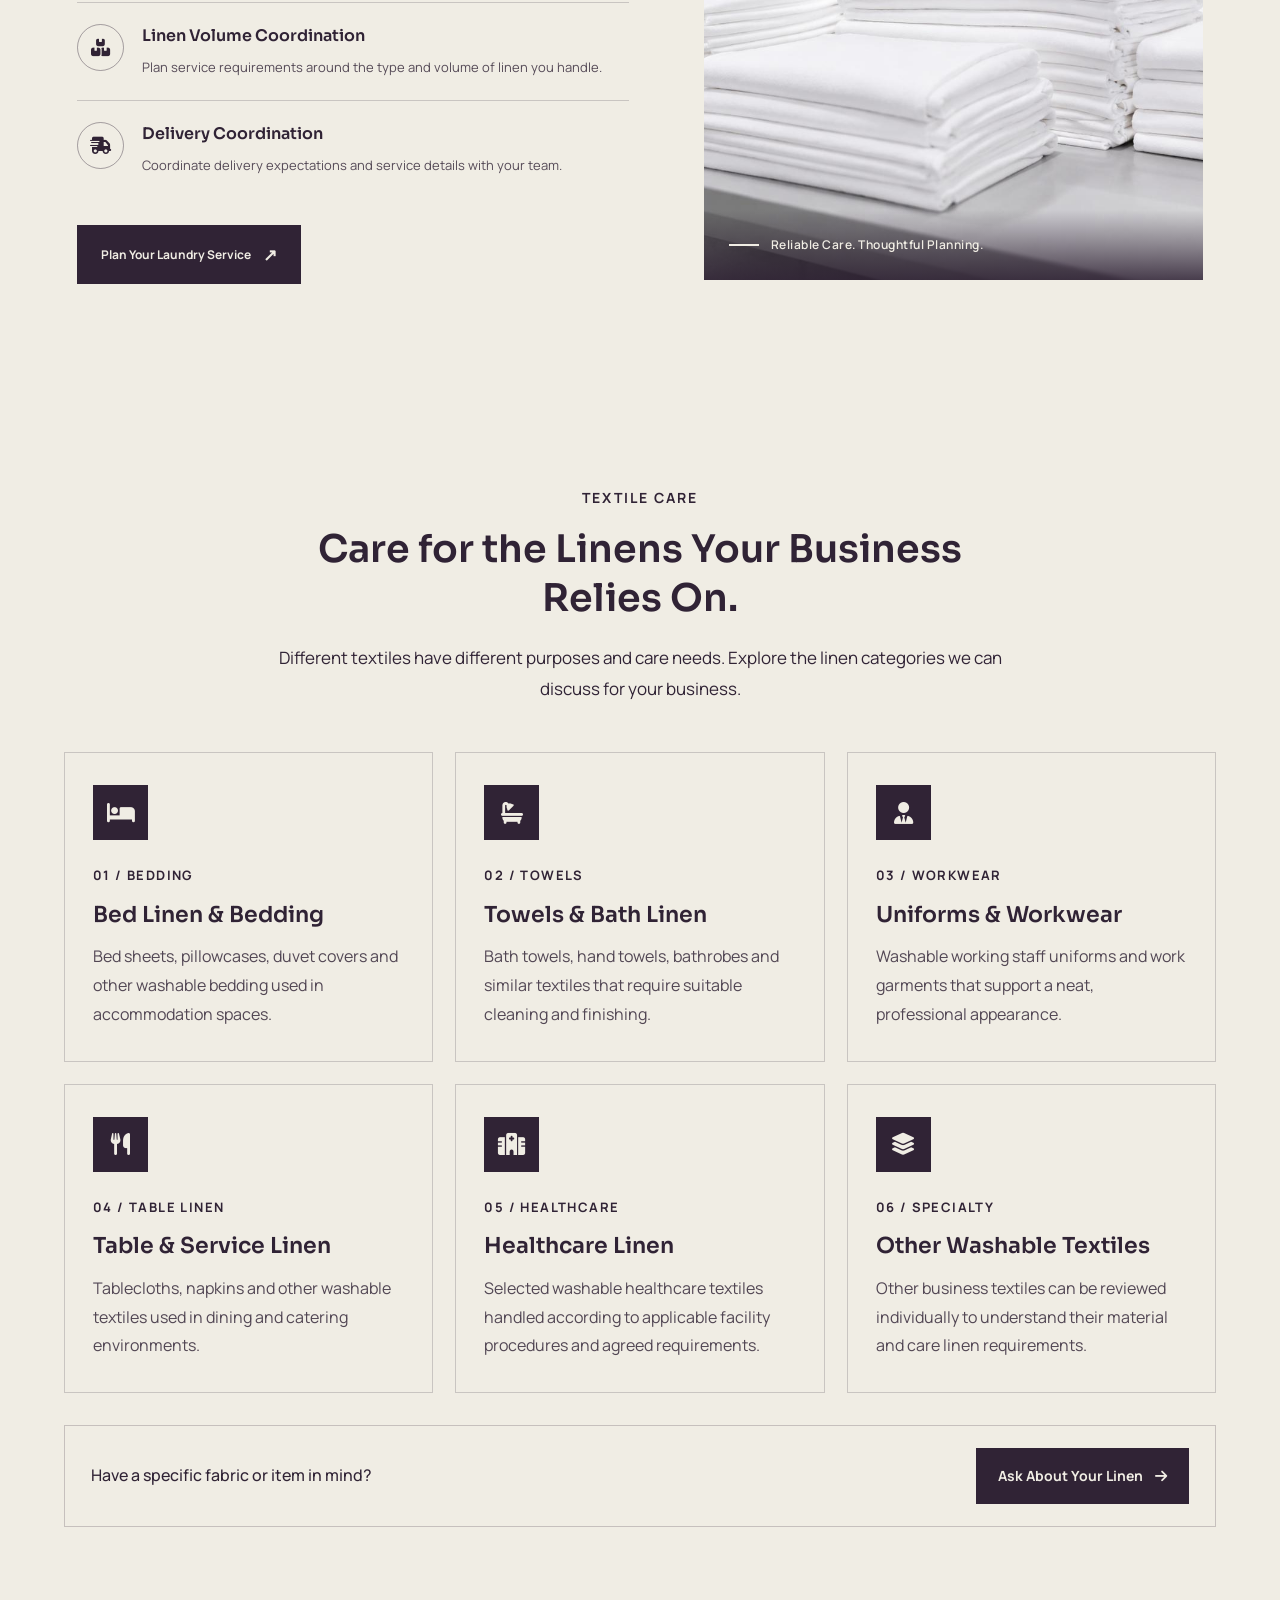
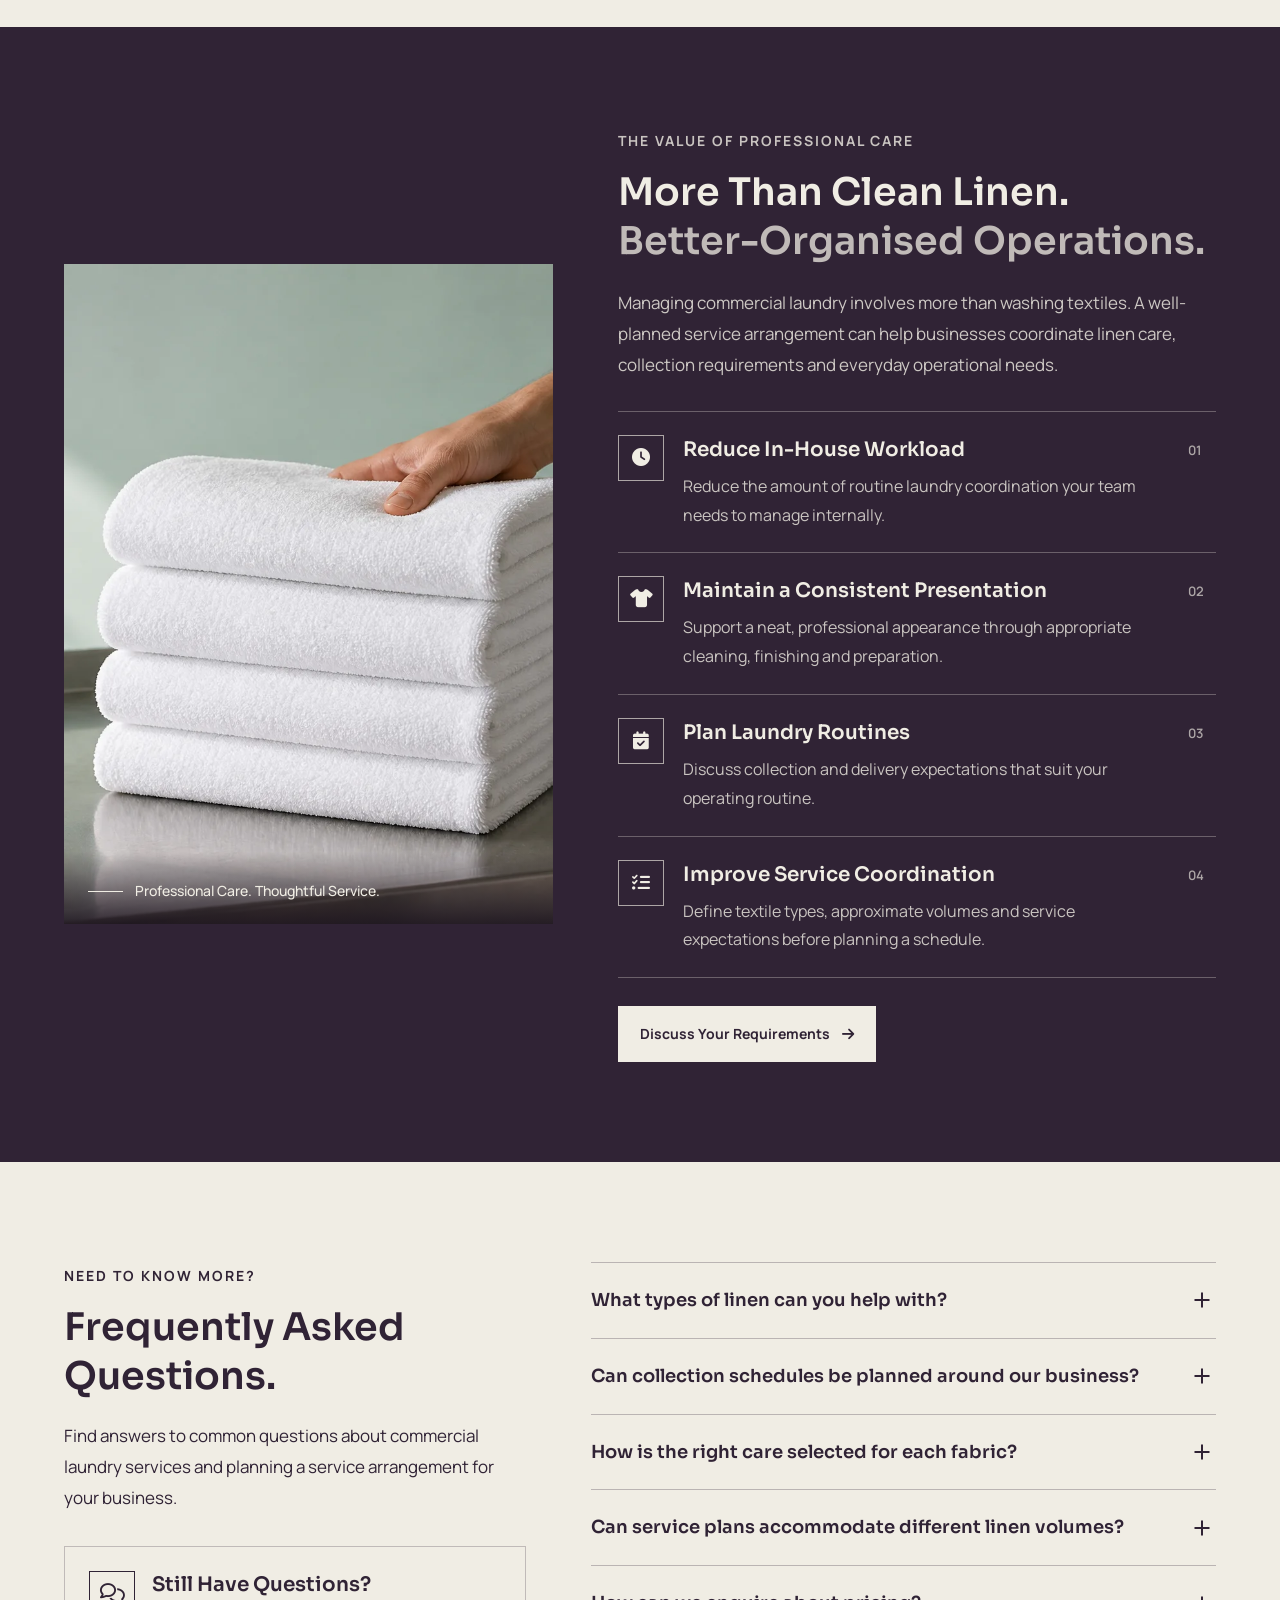
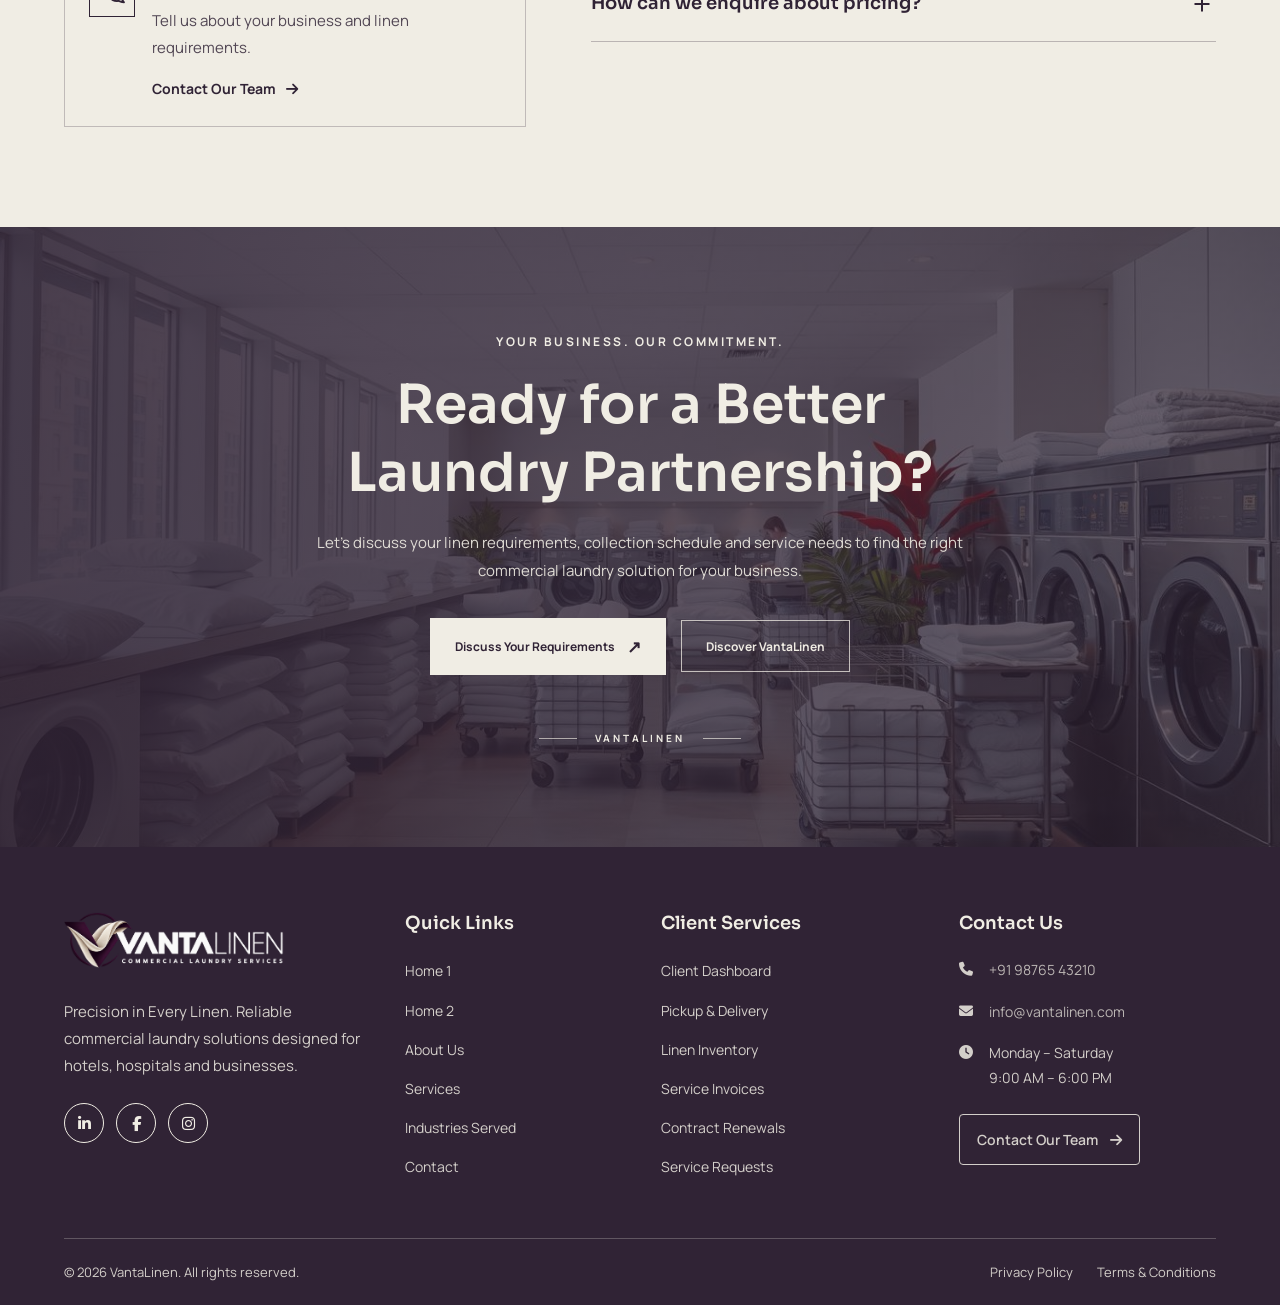
<file: services.html>
<!DOCTYPE html>
<html lang="en">

<head>
    <meta charset="UTF-8">
    <meta name="viewport" content="width=device-width, initial-scale=1.0">

    <title>VantaLinen</title>

    <meta name="description"
        content="Reliable commercial laundry and linen management services for hotels, hospitals, resorts and businesses.">

    <!-- Google Fonts -->
    <link rel="preconnect" href="https://fonts.googleapis.com">
    <link rel="preconnect" href="https://fonts.gstatic.com" crossorigin>

    <!-- Favicon -->
    <link rel="icon" type="image/png" href="images/favicon.png">
    <link rel="apple-touch-icon" href="images/favicon.png">


    <link
        href="https://fonts.googleapis.com/css2?family=Manrope:wght@400;500;600;700&family=Sora:wght@400;500;600;700&display=swap"
        rel="stylesheet">

    <!-- Font Awesome -->
    <link rel="stylesheet" href="https://cdnjs.cloudflare.com/ajax/libs/font-awesome/6.7.2/css/all.min.css">

    <!-- Main CSS -->
    <link rel="stylesheet" href="css/style.css">

</head>

<body>

    <!-- =========================
     VANTALINEN HEADER
========================= -->

    <header class="vl-header" id="siteHeader">
        <div class="vl-header-container">

            <!-- Logo -->
            <a href="index.html" class="vl-logo" aria-label="VantaLinen Home">
                <img src="images/logo.png" alt="VantaLinen Commercial Laundry Services">
            </a>

            <!-- Desktop Navigation -->
            <nav class="vl-navigation" id="mainNavigation" aria-label="Main navigation">

                <ul class="vl-nav-list">
                    <li><a href="index.html">Home 1</a></li>
                    <li><a href="home-2.html">Home 2</a></li>
                    <li><a href="about.html">About</a></li>
                    <li><a href="services.html">Services</a></li>
                    <li><a href="industries-served.html">Industries Served</a></li>
                    <li><a href="contact.html">Contact</a></li>
                    <li><a href="dashboard.html">Dashboard</a></li>
                </ul>

                <!-- Mobile / Tablet Controls -->
                <div class="vl-mobile-controls">

                    <button class="vl-toggle-btn" id="mobileThemeToggle" type="button" aria-label="Toggle dark mode">
                        <i class="fa-solid fa-moon" aria-hidden="true"></i>
                        <span>Dark Mode</span>
                    </button>

                    <button class="vl-toggle-btn" id="mobileRtlToggle" type="button" aria-label="Toggle RTL layout">
                        <i class="fa-solid fa-right-left" aria-hidden="true"></i>
                        <span>RTL Mode</span>
                    </button>

                    <a href="login.html" class="vl-login-btn">
                        <i class="fa-regular fa-user" aria-hidden="true"></i>
                        <span>Login</span>
                    </a>

                </div>
            </nav>

            <!-- Desktop Right Actions -->
            <div class="vl-header-actions">

                <button class="vl-icon-btn" id="desktopThemeToggle" type="button" aria-label="Toggle dark mode"
                    title="Dark Mode">
                    <i class="fa-solid fa-moon" aria-hidden="true"></i>
                </button>

                <button class="vl-icon-btn" id="desktopRtlToggle" type="button" aria-label="Toggle RTL layout"
                    title="RTL Mode">
                    <i class="fa-solid fa-right-left" aria-hidden="true"></i>
                </button>

                <a href="login.html" class="vl-login-btn">
                    <i class="fa-regular fa-user" aria-hidden="true"></i>
                    <span>Login</span>
                </a>

            </div>

            <!-- Mobile / Tablet Menu Toggle -->
            <button class="vl-menu-toggle" id="menuToggle" type="button" aria-label="Open navigation menu"
                aria-controls="mainNavigation" aria-expanded="false">
                <span></span>
                <span></span>
                <span></span>
            </button>

        </div>
    </header>

    <!-- VantaLinen Inner Page Hero -->
    <section class="vl-page-hero services-banner">
        <div class="vl-page-hero-overlay"></div>

        <div class="vl-page-hero-content">
            <span class="vl-page-hero-label">
                COMMERCIAL LAUNDRY SERVICES
            </span>

            <h1>Our Services</h1>

            <p>
                Reliable commercial laundry solutions for hotels, hospitals and businesses that depend on clean, fresh
                and professionally cared-for linens every day.
            </p>
        </div>
    </section>

    <section class="vl-services-overview" id="our-services">
        <div class="vl-services-container">

            <div class="vl-services-heading">
                <span class="vl-services-eyebrow">WHAT WE OFFER</span>

                <h2>Complete Laundry Care for Your Business</h2>

                <p>
                    From everyday hotel linens to specialist fabric care,
                    our services help your business maintain clean,
                    fresh and professionally presented textiles.
                </p>
            </div>

            <div class="vl-services-grid">

                <!-- Service 1 -->
                <article class="vl-service-card">
                    <div class="vl-service-image">
                        <img src="images/service-hotel-linen.jpg" alt="Freshly cleaned hotel bed linen and towels">
                    </div>

                    <div class="vl-service-content">
                        <span class="vl-service-number">01</span>

                        <h3>Hotel Linen Care</h3>

                        <p>
                            More professional cleaning and finishing for bed
                            sheets, pillowcases, towels and everyday
                            hospitality linen.
                        </p>

                        <a href="contact.html" class="vl-service-link">
                            Discuss This Service
                            <span aria-hidden="true">↗</span>
                        </a>
                    </div>
                </article>

                <!-- Service 2 -->
                <article class="vl-service-card">
                    <div class="vl-service-image">
                        <img src="images/service-hospital-linen.jpg" alt="Clean folded hospital linen">
                    </div>

                    <div class="vl-service-content">
                        <span class="vl-service-number">02</span>

                        <h3>Hospital Linen Care</h3>

                        <p>
                            Linen care designed around healthcare
                            requirements, with hygiene-focused processing
                            and careful handling.
                        </p>

                        <a href="contact.html" class="vl-service-link">
                            Discuss This Service
                            <span aria-hidden="true">↗</span>
                        </a>
                    </div>
                </article>

                <!-- Service 3 -->
                <article class="vl-service-card">
                    <div class="vl-service-image">
                        <img src="images/service-uniform-laundry.jpg" alt="Clean professional uniforms ready for use">
                    </div>

                    <div class="vl-service-content">
                        <span class="vl-service-number">03</span>

                        <h3>Uniform Laundry</h3>

                        <p>
                            Keep staff uniforms clean, fresh and ready
                            for daily use with dependable commercial
                            laundry support.
                        </p>

                        <a href="contact.html" class="vl-service-link">
                            Discuss This Service
                            <span aria-hidden="true">↗</span>
                        </a>
                    </div>
                </article>

                <!-- Service 4 -->
                <article class="vl-service-card">
                    <div class="vl-service-image">
                        <img src="images/service-specialty-fabric.jpg" alt="Delicately arranged specialty fabrics">
                    </div>

                    <div class="vl-service-content">
                        <span class="vl-service-number">04</span>

                        <h3>Specialty Fabric Care</h3>

                        <p>
                            Careful handling for selected specialty
                            textiles, based on fabric type and
                            appropriate cleaning requirements.
                        </p>

                        <a href="contact.html" class="vl-service-link">
                            Discuss This Service
                            <span aria-hidden="true">↗</span>
                        </a>
                    </div>
                </article>

            </div>
        </div>
    </section>

    <!-- ==========================================
     SECTION 3: HOW OUR SERVICE WORKS
========================================== -->

    <section class="vl-service-process" id="service-process">
        <div class="vl-process-container">

            <div class="vl-process-heading">
                <span class="vl-process-eyebrow">OUR PROCESS</span>

                <h2>Simple, Reliable Laundry Care.</h2>

                <p>
                    From scheduled collection to delivery-ready linen,
                    our process is designed to make commercial laundry
                    easier to manage for your business.
                </p>
            </div>

            <div class="vl-process-grid">

                <!-- Step 1 -->
                <article class="vl-process-step">
                    <div class="vl-process-top">
                        <span class="vl-process-number">01</span>
                        <span class="vl-process-icon">
                            <i class="fa-solid fa-truck"></i>
                        </span>
                    </div>

                    <div class="vl-process-line"></div>

                    <h3>Scheduling</h3>

                    <p>
                        We coordinate collection schedules around your
                        business requirements and linen volumes.
                    </p>
                </article>

                <!-- Step 2 -->
                <article class="vl-process-step">
                    <div class="vl-process-top">
                        <span class="vl-process-number">02</span>
                        <span class="vl-process-icon">
                            <i class="fa-solid fa-soap"></i>
                        </span>
                    </div>

                    <div class="vl-process-line"></div>

                    <h3>Professional Cleaning</h3>

                    <p>
                        Each load receives appropriate care according
                        to the fabric type and cleaning requirements.
                    </p>
                </article>

                <!-- Step 3 -->
                <article class="vl-process-step">
                    <div class="vl-process-top">
                        <span class="vl-process-number">03</span>
                        <span class="vl-process-icon">
                            <i class="fa-solid fa-clipboard-check"></i>
                        </span>
                    </div>

                    <div class="vl-process-line"></div>

                    <h3>Quality Inspection</h3>

                    <p>
                        Cleaned items are checked for cleanliness,
                        presentation and agreed quality standards.
                    </p>
                </article>

                <!-- Step 4 -->
                <article class="vl-process-step">
                    <div class="vl-process-top">
                        <span class="vl-process-number">04</span>
                        <span class="vl-process-icon">
                            <i class="fa-solid fa-box"></i>
                        </span>
                    </div>

                    <div class="vl-process-line"></div>

                    <h3>Delivery Ready</h3>

                    <p>
                        Linen is organized and prepared for delivery
                        according to the agreed service schedule.
                    </p>
                </article>

            </div>

            <div class="vl-process-note">
                <i class="fa-solid fa-circle-info"></i>
                <p>
                    Need a recurring pickup plan?
                    <a href="contact.html">Discuss your requirements with us.</a>
                </p>
            </div>

        </div>
    </section>

    <!-- ==========================================
     SECTION 4: OUR QUALITY STANDARDS
========================================== -->

    <section class="vl-quality-standards" id="quality-standards">
        <div class="vl-quality-container">

            <!-- Left Image -->
            <div class="vl-quality-visual">
                <img src="images/service-quality-standards-2.jpg"
                    alt="Clean folded hotel linen prepared for quality inspection" loading="lazy">

                <div class="vl-quality-image-caption">
                    <span class="vl-quality-caption-line"></span>
                    <p>Care in Every Detail</p>
                </div>
            </div>

            <!-- Right Content -->
            <div class="vl-quality-content">

                <span class="vl-quality-eyebrow">
                    OUR QUALITY COMMITMENT
                </span>

                <h2>
                    Quality You Can See.
                    <span>Care You Can Trust.</span>
                </h2>

                <p class="vl-quality-intro">
                    Commercial laundry is about more than clean fabric.
                    It's about consistent presentation, appropriate
                    handling and dependable care for the textiles
                    your business relies on.
                </p>

                <div class="vl-quality-list">

                    <!-- Point 1 -->
                    <article class="vl-quality-item">
                        <span class="vl-quality-index">01</span>

                        <div class="vl-quality-item-content">
                            <h3>Fabric-Conscious Care</h3>
                            <p>
                                Cleaning methods selected according to
                                fabric type and care requirements.
                            </p>
                        </div>
                    </article>

                    <!-- Point 2 -->
                    <article class="vl-quality-item">
                        <span class="vl-quality-index">02</span>

                        <div class="vl-quality-item-content">
                            <h3>Hygiene-Focused Processing</h3>
                            <p>
                                Appropriate handling and cleaning
                                procedures suited to the service needs.
                            </p>
                        </div>
                    </article>

                    <!-- Point 3 -->
                    <article class="vl-quality-item">
                        <span class="vl-quality-index">03</span>

                        <div class="vl-quality-item-content">
                            <h3>Consistent Finishing</h3>
                            <p>
                                Attention to neatness and presentation
                                for linen ready for business use.
                            </p>
                        </div>
                    </article>

                    <!-- Point 4 -->
                    <article class="vl-quality-item">
                        <span class="vl-quality-index">04</span>

                        <div class="vl-quality-item-content">
                            <h3>Quality Checks</h3>
                            <p>
                                Inspection against applicable cleanliness,
                                finishing and service requirements.
                            </p>
                        </div>
                    </article>

                </div>

                <a href="contact.html" class="vl-quality-cta">
                    Discuss Your Requirements
                    <span aria-hidden="true">↗</span>
                </a>

            </div>

        </div>
    </section>

    <!-- ==========================================
     SECTION 5: BUSINESS SOLUTIONS
========================================== -->

    <section class="vl-business-solutions" id="business-solutions">
        <div class="vl-business-container">

            <div class="vl-business-heading">
                <span class="vl-business-eyebrow">
                    WHO WE SERVE
                </span>

                <h2>
                    Laundry Solutions Built Around Your Business.
                </h2>

                <p>
                    Every industry has different linen demands.
                    We help businesses manage their laundry needs
                    with practical, professional service solutions.
                </p>
            </div>

            <div class="vl-business-grid">

                <!-- Hotels -->
                <article class="vl-business-card">
                    <div class="vl-business-image">
                        <img src="images/solution-hotels.jpg" alt="Fresh white linen prepared for hotel guest rooms"
                            loading="lazy">

                        <span class="vl-business-number">01</span>
                    </div>

                    <div class="vl-business-content">
                        <span class="vl-business-category">
                            HOSPITALITY
                        </span>

                        <h3>Hotels & Resorts</h3>

                        <p>
                            Keep guest rooms and hospitality spaces
                            ready with professional care for bed linen,
                            towels and other washable textiles.
                        </p>

                        <a href="contact.html" class="vl-business-link">
                            Explore Hotel Solutions
                            <span aria-hidden="true">↗</span>
                        </a>
                    </div>
                </article>

                <!-- Hospitals -->
                <article class="vl-business-card">
                    <div class="vl-business-image">
                        <img src="images/solution-hospitals.jpg" alt="Organized clean linen in a healthcare environment"
                            loading="lazy">

                        <span class="vl-business-number">02</span>
                    </div>

                    <div class="vl-business-content">
                        <span class="vl-business-category">
                            HEALTHCARE
                        </span>

                        <h3>Hospitals & Clinics</h3>

                        <p>
                            Support day-to-day linen requirements with
                            appropriate cleaning, careful handling and
                            service coordination for healthcare settings.
                        </p>

                        <a href="contact.html" class="vl-business-link">
                            Explore Healthcare Solutions
                            <span aria-hidden="true">↗</span>
                        </a>
                    </div>
                </article>

                <!-- Commercial businesses -->
                <article class="vl-business-card">
                    <div class="vl-business-image">
                        <img src="images/solution-commercial.jpg" alt="Clean work uniforms and commercial textiles"
                            loading="lazy">

                        <span class="vl-business-number">03</span>
                    </div>

                    <div class="vl-business-content">
                        <span class="vl-business-category">
                            BUSINESS SERVICES
                        </span>

                        <h3>Commercial Businesses</h3>

                        <p>
                            Manage all uniforms, reusable textiles and
                            recurring laundry needs with a service
                            approach suited to your operations.
                        </p>

                        <a href="contact.html" class="vl-business-link">
                            Explore Business Solutions
                            <span aria-hidden="true">↗</span>
                        </a>
                    </div>
                </article>

            </div>

            <div class="vl-business-footer">
                <p>
                    Have a specific laundry requirement?
                    Let's find the right approach for your business.
                </p>

                <a href="contact.html" class="vl-business-cta">
                    Discuss Your Requirements
                    <span aria-hidden="true">↗</span>
                </a>
            </div>

        </div>
    </section>

    <!-- ==========================================
     SECTION 6: FLEXIBLE SERVICE & SCHEDULING
========================================== -->

    <section class="vl-service-flexibility" id="service-flexibility">
        <div class="vl-flexibility-container">

            <!-- Left Content -->
            <div class="vl-flexibility-content">

                <span class="vl-flexibility-eyebrow">
                    SERVICE THAT FITS YOUR BUSINESS
                </span>

                <h2>
                    Your Laundry Needs.
                    <span>Your Schedule.</span>
                </h2>

                <p class="vl-flexibility-intro">
                    Laundry demands can change from day to day.
                    We work with your business to understand linen
                    volumes, collection needs and delivery expectations
                    so service planning fits your operations.
                </p>

                <div class="vl-flexibility-features">

                    <!-- Feature 1 -->
                    <div class="vl-flexibility-feature">
                        <span class="vl-flexibility-icon">
                            <i class="fa-regular fa-calendar-check"></i>
                        </span>

                        <div>
                            <h3>Recurring Collection Planning</h3>
                            <p>
                                Discuss a regular pickup schedule that
                                works with your business routine.
                            </p>
                        </div>
                    </div>

                    <!-- Feature 2 -->
                    <div class="vl-flexibility-feature">
                        <span class="vl-flexibility-icon">
                            <i class="fa-solid fa-boxes-stacked"></i>
                        </span>

                        <div>
                            <h3>Linen Volume Coordination</h3>
                            <p>
                                Plan service requirements around the
                                type and volume of linen you handle.
                            </p>
                        </div>
                    </div>

                    <!-- Feature 3 -->
                    <div class="vl-flexibility-feature">
                        <span class="vl-flexibility-icon">
                            <i class="fa-solid fa-truck-fast"></i>
                        </span>

                        <div>
                            <h3>Delivery Coordination</h3>
                            <p>
                                Coordinate delivery expectations and
                                service details with your team.
                            </p>
                        </div>
                    </div>

                </div>

                <a href="contact.html" class="vl-flexibility-cta">
                    Plan Your Laundry Service
                    <span aria-hidden="true">↗</span>
                </a>

            </div>

            <!-- Right Image -->
            <div class="vl-flexibility-visual">

                <img src="images/service-flexible-scheduling.jpg"
                    alt="Organized clean linen ready for commercial laundry delivery" loading="lazy">

                <div class="vl-flexibility-image-label">
                    <span class="vl-flexibility-label-line"></span>
                    <p>Reliable Care. Thoughtful Planning.</p>
                </div>

            </div>

        </div>
    </section>

    <!-- ==========================================
     SECTION 7: TYPES OF LINEN WE CARE FOR
========================================== -->

    <section class="vl-linen-types" id="linen-types">
        <div class="vl-linen-types-container">

            <div class="vl-linen-types-heading">
                <span class="vl-linen-types-eyebrow">TEXTILE CARE</span>
                <h2>Care for the Linens Your Business Relies On.</h2>
                <p>
                    Different textiles have different purposes and care needs.
                    Explore the linen categories we can discuss for your business.
                </p>
            </div>

            <div class="vl-linen-types-grid">

                <article class="vl-linen-type-card">
                    <span class="vl-linen-type-icon">
                        <i class="fa-solid fa-bed"></i>
                    </span>
                    <span class="vl-linen-type-number">01 / BEDDING</span>
                    <h3>Bed Linen & Bedding</h3>
                    <p>
                        Bed sheets, pillowcases, duvet covers and other
                        washable bedding used in accommodation spaces.
                    </p>
                </article>

                <article class="vl-linen-type-card">
                    <span class="vl-linen-type-icon">
                        <i class="fa-solid fa-bath"></i>
                    </span>
                    <span class="vl-linen-type-number">02 / TOWELS</span>
                    <h3>Towels & Bath Linen</h3>
                    <p>
                        Bath towels, hand towels, bathrobes and similar
                        textiles that require suitable cleaning and finishing.
                    </p>
                </article>

                <article class="vl-linen-type-card">
                    <span class="vl-linen-type-icon">
                        <i class="fa-solid fa-user-tie"></i>
                    </span>
                    <span class="vl-linen-type-number">03 / WORKWEAR</span>
                    <h3>Uniforms & Workwear</h3>
                    <p>
                        Washable working staff uniforms and work garments that support
                        a neat, professional appearance.
                    </p>
                </article>

                <article class="vl-linen-type-card">
                    <span class="vl-linen-type-icon">
                        <i class="fa-solid fa-utensils"></i>
                    </span>
                    <span class="vl-linen-type-number">04 / TABLE LINEN</span>
                    <h3>Table & Service Linen</h3>
                    <p>
                        Tablecloths, napkins and other washable textiles
                        used in dining and catering environments.
                    </p>
                </article>

                <article class="vl-linen-type-card">
                    <span class="vl-linen-type-icon">
                        <i class="fa-solid fa-hospital"></i>
                    </span>
                    <span class="vl-linen-type-number">05 / HEALTHCARE</span>
                    <h3>Healthcare Linen</h3>
                    <p>
                        Selected washable healthcare textiles handled according
                        to applicable facility procedures and agreed requirements.
                    </p>
                </article>

                <article class="vl-linen-type-card">
                    <span class="vl-linen-type-icon">
                        <i class="fa-solid fa-layer-group"></i>
                    </span>
                    <span class="vl-linen-type-number">06 / SPECIALTY</span>
                    <h3>Other Washable Textiles</h3>
                    <p>
                        Other business textiles can be reviewed individually
                        to understand their material and care linen requirements.
                    </p>
                </article>

            </div>

            <div class="vl-linen-types-note">
                <p>Have a specific fabric or item in mind?</p>
                <a href="contact.html">
                    Ask About Your Linen
                    <i class="fa-solid fa-arrow-right"></i>
                </a>
            </div>

        </div>
    </section>


    <!-- ==========================================
     SECTION 8: PROFESSIONAL LAUNDRY BENEFITS
     IMAGE + CONTENT SPLIT LAYOUT
========================================== -->

    <section class="vl-laundry-benefits" id="laundry-benefits">
        <div class="vl-laundry-benefits-container">

            <div class="vl-laundry-benefits-visual">
                <img src="images/service-quality-2.jpg" alt="Freshly folded commercial linen prepared for business use"
                    loading="lazy">

                <div class="vl-laundry-benefits-image-caption">
                    <span class="vl-laundry-benefits-caption-line"></span>
                    <p>Professional Care. Thoughtful Service.</p>
                </div>
            </div>

            <div class="vl-laundry-benefits-content">
                <span class="vl-laundry-benefits-eyebrow">
                    THE VALUE OF PROFESSIONAL CARE
                </span>

                <h2>
                    More Than Clean Linen.
                    <span>Better-Organised Operations.</span>
                </h2>

                <p class="vl-laundry-benefits-intro">
                    Managing commercial laundry involves more than washing
                    textiles. A well-planned service arrangement can help
                    businesses coordinate linen care, collection requirements
                    and everyday operational needs.
                </p>

                <div class="vl-laundry-benefits-list">

                    <article class="vl-laundry-benefit">
                        <span class="vl-laundry-benefit-icon">
                            <i class="fa-solid fa-clock"></i>
                        </span>
                        <div>
                            <h3>Reduce In-House Workload</h3>
                            <p>
                                Reduce the amount of routine laundry coordination
                                your team needs to manage internally.
                            </p>
                        </div>
                        <span class="vl-laundry-benefit-index">01</span>
                    </article>

                    <article class="vl-laundry-benefit">
                        <span class="vl-laundry-benefit-icon">
                            <i class="fa-solid fa-shirt"></i>
                        </span>
                        <div>
                            <h3>Maintain a Consistent Presentation</h3>
                            <p>
                                Support a neat, professional appearance through
                                appropriate cleaning, finishing and preparation.
                            </p>
                        </div>
                        <span class="vl-laundry-benefit-index">02</span>
                    </article>

                    <article class="vl-laundry-benefit">
                        <span class="vl-laundry-benefit-icon">
                            <i class="fa-solid fa-calendar-check"></i>
                        </span>
                        <div>
                            <h3>Plan Laundry Routines</h3>
                            <p>
                                Discuss collection and delivery expectations
                                that suit your operating routine.
                            </p>
                        </div>
                        <span class="vl-laundry-benefit-index">03</span>
                    </article>

                    <article class="vl-laundry-benefit">
                        <span class="vl-laundry-benefit-icon">
                            <i class="fa-solid fa-list-check"></i>
                        </span>
                        <div>
                            <h3>Improve Service Coordination</h3>
                            <p>
                                Define textile types, approximate volumes and
                                service expectations before planning a schedule.
                            </p>
                        </div>
                        <span class="vl-laundry-benefit-index">04</span>
                    </article>

                </div>

                <a href="contact.html" class="vl-laundry-benefits-cta">
                    Discuss Your Requirements
                    <i class="fa-solid fa-arrow-right"></i>
                </a>
            </div>

        </div>
    </section>


    <!-- ==========================================
     SECTION 9: FREQUENTLY ASKED QUESTIONS
========================================== -->

    <section class="vl-services-faq" id="services-faq">
        <div class="vl-services-faq-container">

            <div class="vl-services-faq-intro">
                <span class="vl-services-faq-eyebrow">
                    NEED TO KNOW MORE?
                </span>

                <h2>Frequently Asked Questions.</h2>

                <p>
                    Find answers to common questions about commercial laundry
                    services and planning a service arrangement for your business.
                </p>

                <div class="vl-services-faq-contact">
                    <span class="vl-services-faq-contact-icon">
                        <i class="fa-regular fa-comments"></i>
                    </span>

                    <div>
                        <h3>Still Have Questions?</h3>
                        <p>
                            Tell us about your business and linen requirements.
                        </p>
                        <a href="contact.html">
                            Contact Our Team
                            <i class="fa-solid fa-arrow-right"></i>
                        </a>
                    </div>
                </div>
            </div>

            <div class="vl-services-faq-list">

                <details class="vl-services-faq-item">
                    <summary>
                        What types of linen can you help with?
                        <span class="vl-services-faq-plus"></span>
                    </summary>
                    <div class="vl-services-faq-answer">
                        <p>
                            Depending on the item and its care requirements,
                            services may include bedding, towels, uniforms,
                            table linen and selected business textiles.
                            Contact us to discuss specific items.
                        </p>
                    </div>
                </details>

                <details class="vl-services-faq-item">
                    <summary>
                        Can collection schedules be planned around our business?
                        <span class="vl-services-faq-plus"></span>
                    </summary>
                    <div class="vl-services-faq-answer">
                        <p>
                            Collection and delivery expectations can be discussed
                            based on your operating hours, linen volumes and
                            service requirements. Final arrangements depend on
                            the schedule agreed with our team.
                        </p>
                    </div>
                </details>

                <details class="vl-services-faq-item">
                    <summary>
                        How is the right care selected for each fabric?
                        <span class="vl-services-faq-plus"></span>
                    </summary>
                    <div class="vl-services-faq-answer">
                        <p>
                            Fabric type, care labels, intended use and item
                            condition should be considered when determining
                            suitable cleaning and finishing methods.
                        </p>
                    </div>
                </details>

                <details class="vl-services-faq-item">
                    <summary>
                        Can service plans accommodate different linen volumes?
                        <span class="vl-services-faq-plus"></span>
                    </summary>
                    <div class="vl-services-faq-answer">
                        <p>
                            Share your approximate linen quantities, item types
                            and expected collection frequency. Our team can
                            discuss whether a suitable arrangement is available.
                        </p>
                    </div>
                </details>

                <details class="vl-services-faq-item">
                    <summary>
                        How can we enquire about pricing?
                        <span class="vl-services-faq-plus"></span>
                    </summary>
                    <div class="vl-services-faq-answer">
                        <p>
                            Use the Contact page to share your business type,
                            linen requirements, approximate volumes and
                            collection preferences so your enquiry can be reviewed.
                        </p>
                    </div>
                </details>

            </div>
        </div>
    </section>

    <!-- ==========================================
     SECTION 7: FINAL CTA
========================================== -->

    <section class="vl-services-final-cta" id="services-contact">

        <div class="vl-services-cta-background">
            <img src="images/services-final-cta.jpg" alt="" aria-hidden="true" loading="lazy">
        </div>

        <div class="vl-services-cta-overlay"></div>

        <div class="vl-services-cta-content">

            <span class="vl-services-cta-eyebrow">
                YOUR BUSINESS. OUR COMMITMENT.
            </span>

            <h2>
                Ready for a Better
                <span>Laundry Partnership?</span>
            </h2>

            <p>
                Let's discuss your linen requirements, collection
                schedule and service needs to find the right
                commercial laundry solution for your business.
            </p>

            <div class="vl-services-cta-actions">

                <a href="contact.html" class="vl-services-cta-primary">
                    Discuss Your Requirements
                    <span aria-hidden="true">↗</span>
                </a>

                <a href="about.html" class="vl-services-cta-secondary">
                    Discover VantaLinen
                </a>

            </div>

            <div class="vl-services-cta-bottom">
                <span class="vl-services-cta-line"></span>
                <span>VANTALINEN</span>
                <span class="vl-services-cta-line"></span>
            </div>

        </div>

    </section>

    <!-- VantaLinen Footer -->
    <footer class="vl-footer">
        <div class="vl-footer-container">

            <!-- Brand -->
            <div class="vl-footer-brand">
                <a href="index.html" class="vl-footer-logo">
                    <img src="images/logo-white.png" alt="VantaLinen Commercial Laundry Services">
                </a>

                <p>
                    Precision in Every Linen. Reliable commercial laundry
                    solutions designed for hotels, hospitals and businesses.
                </p>

                <div class="vl-footer-socials">
                    <a href="#" aria-label="LinkedIn">
                        <i class="fa-brands fa-linkedin-in"></i>
                    </a>
                    <a href="#" aria-label="Facebook">
                        <i class="fa-brands fa-facebook-f"></i>
                    </a>
                    <a href="#" aria-label="Instagram">
                        <i class="fa-brands fa-instagram"></i>
                    </a>
                </div>
            </div>

            <!-- Quick Links -->
            <div class="vl-footer-column">
                <h3>Quick Links</h3>
                <ul>
                    <li><a href="index.html">Home 1</a></li>
                    <li><a href="home-2.html">Home 2</a></li>
                    <li><a href="about.html">About Us</a></li>
                    <li><a href="services.html">Services</a></li>
                    <li><a href="industries-served.html">Industries Served</a></li>
                    <li><a href="contact.html">Contact</a></li>
                </ul>
            </div>

            <!-- Client Services -->
            <div class="vl-footer-column">
                <h3>Client Services</h3>
                <ul>
                    <li><a href="dashboard.html">Client Dashboard</a></li>
                    <li><a href="d2.html">Pickup &amp; Delivery</a></li>
                    <li><a href="d3.html">Linen Inventory</a></li>
                    <li><a href="d4.html">Service Invoices</a></li>
                    <li><a href="d5.html">Contract Renewals</a></li>
                    <li><a href="d6.html">Service Requests</a></li>
                </ul>
            </div>

            <!-- Contact -->
            <div class="vl-footer-column vl-footer-contact">
                <h3>Contact Us</h3>

                <p>
                    <i class="fa-solid fa-phone"></i>
                    <a href="tel:+910000000000">+91 98765 43210</a>
                </p>

                <p>
                    <i class="fa-solid fa-envelope"></i>
                    <a href="mailto:info@vantalinen.com">
                        info@vantalinen.com
                    </a>
                </p>

                <p>
                    <i class="fa-solid fa-clock"></i>
                    Monday – Saturday<br>
                    9:00 AM – 6:00 PM
                </p>

                <a href="contact.html" class="vl-footer-cta">
                    Contact Our Team
                    <i class="fa-solid fa-arrow-right"></i>
                </a>
            </div>

        </div>

        <!-- Bottom Bar -->
        <div class="vl-footer-bottom">
            <p>
                &copy; <span id="vl-footer-year"></span> VantaLinen.
                All rights reserved.
            </p>

            <div class="vl-footer-bottom-links">
                <a href="#">Privacy Policy</a>
                <a href="#">Terms &amp; Conditions</a>
            </div>
        </div>
    </footer>


    <script src="js/main.js"></script>

</body>

</html>
</file>
